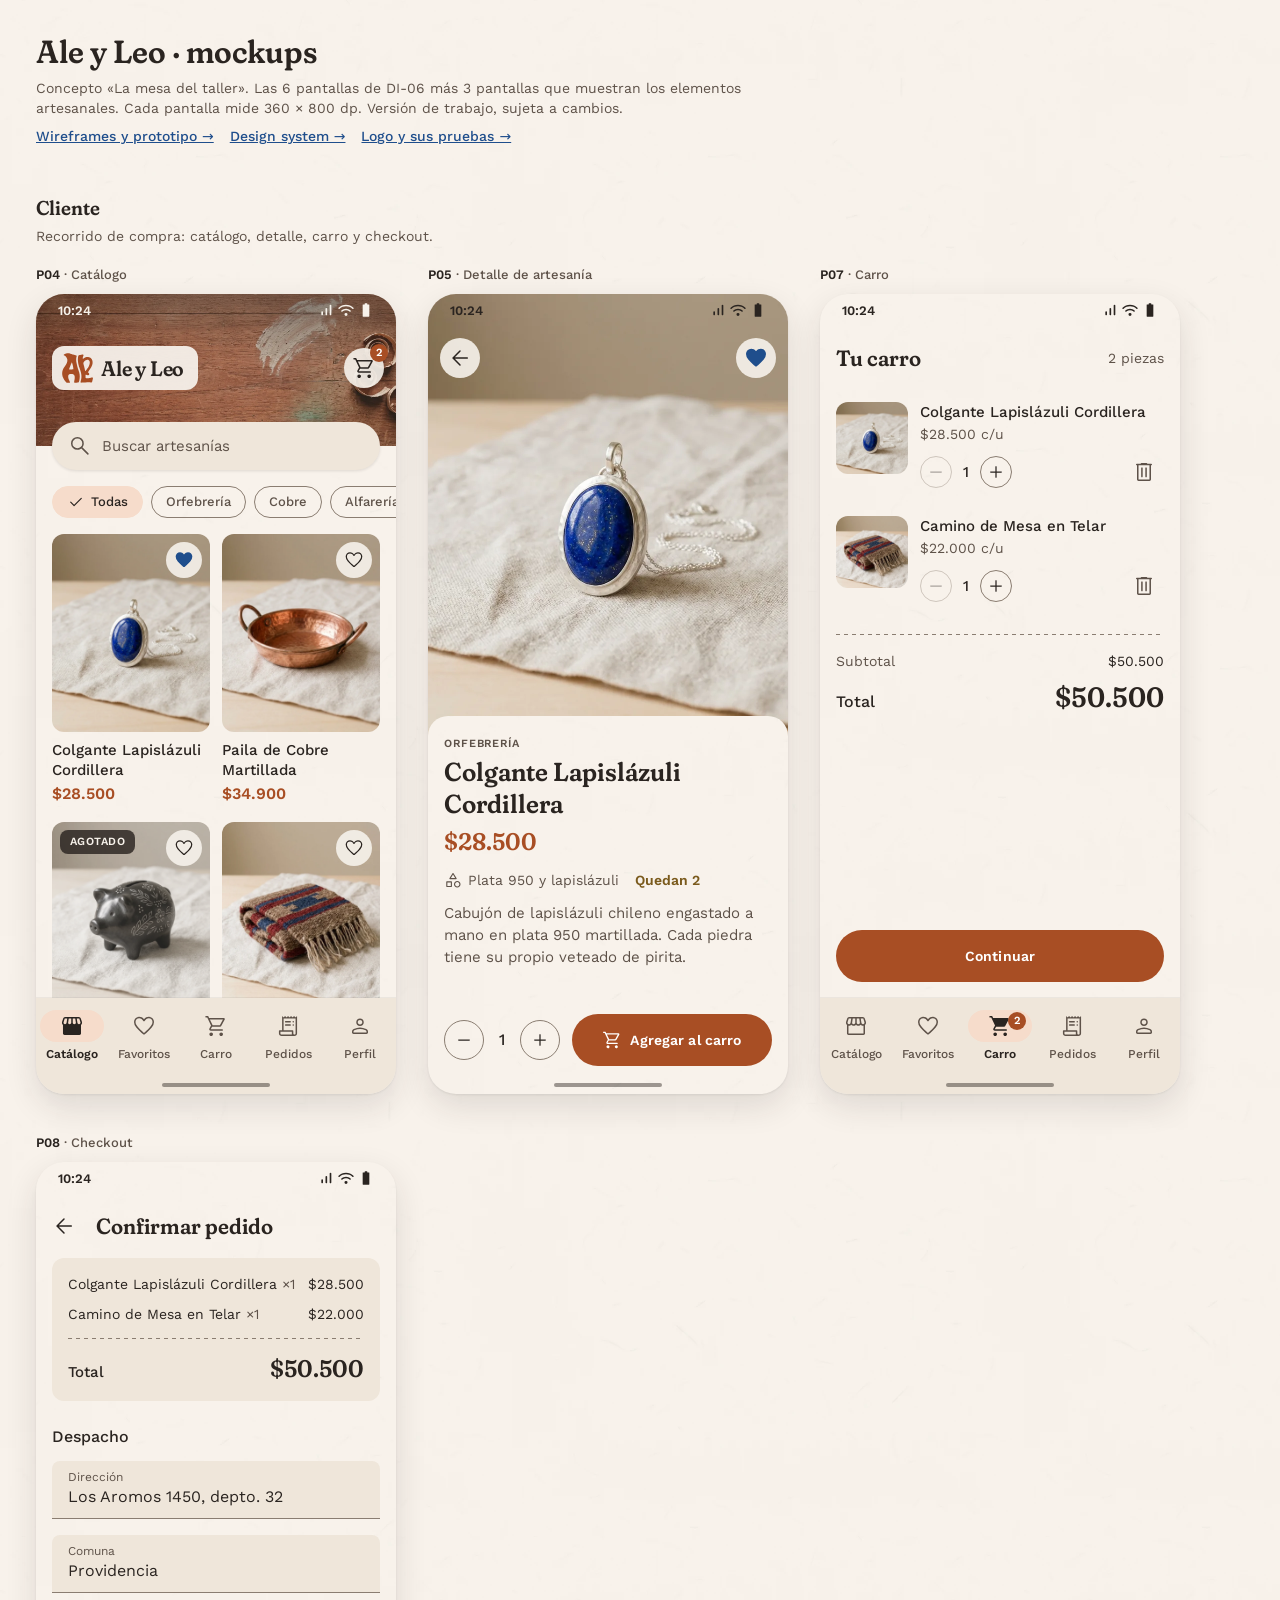
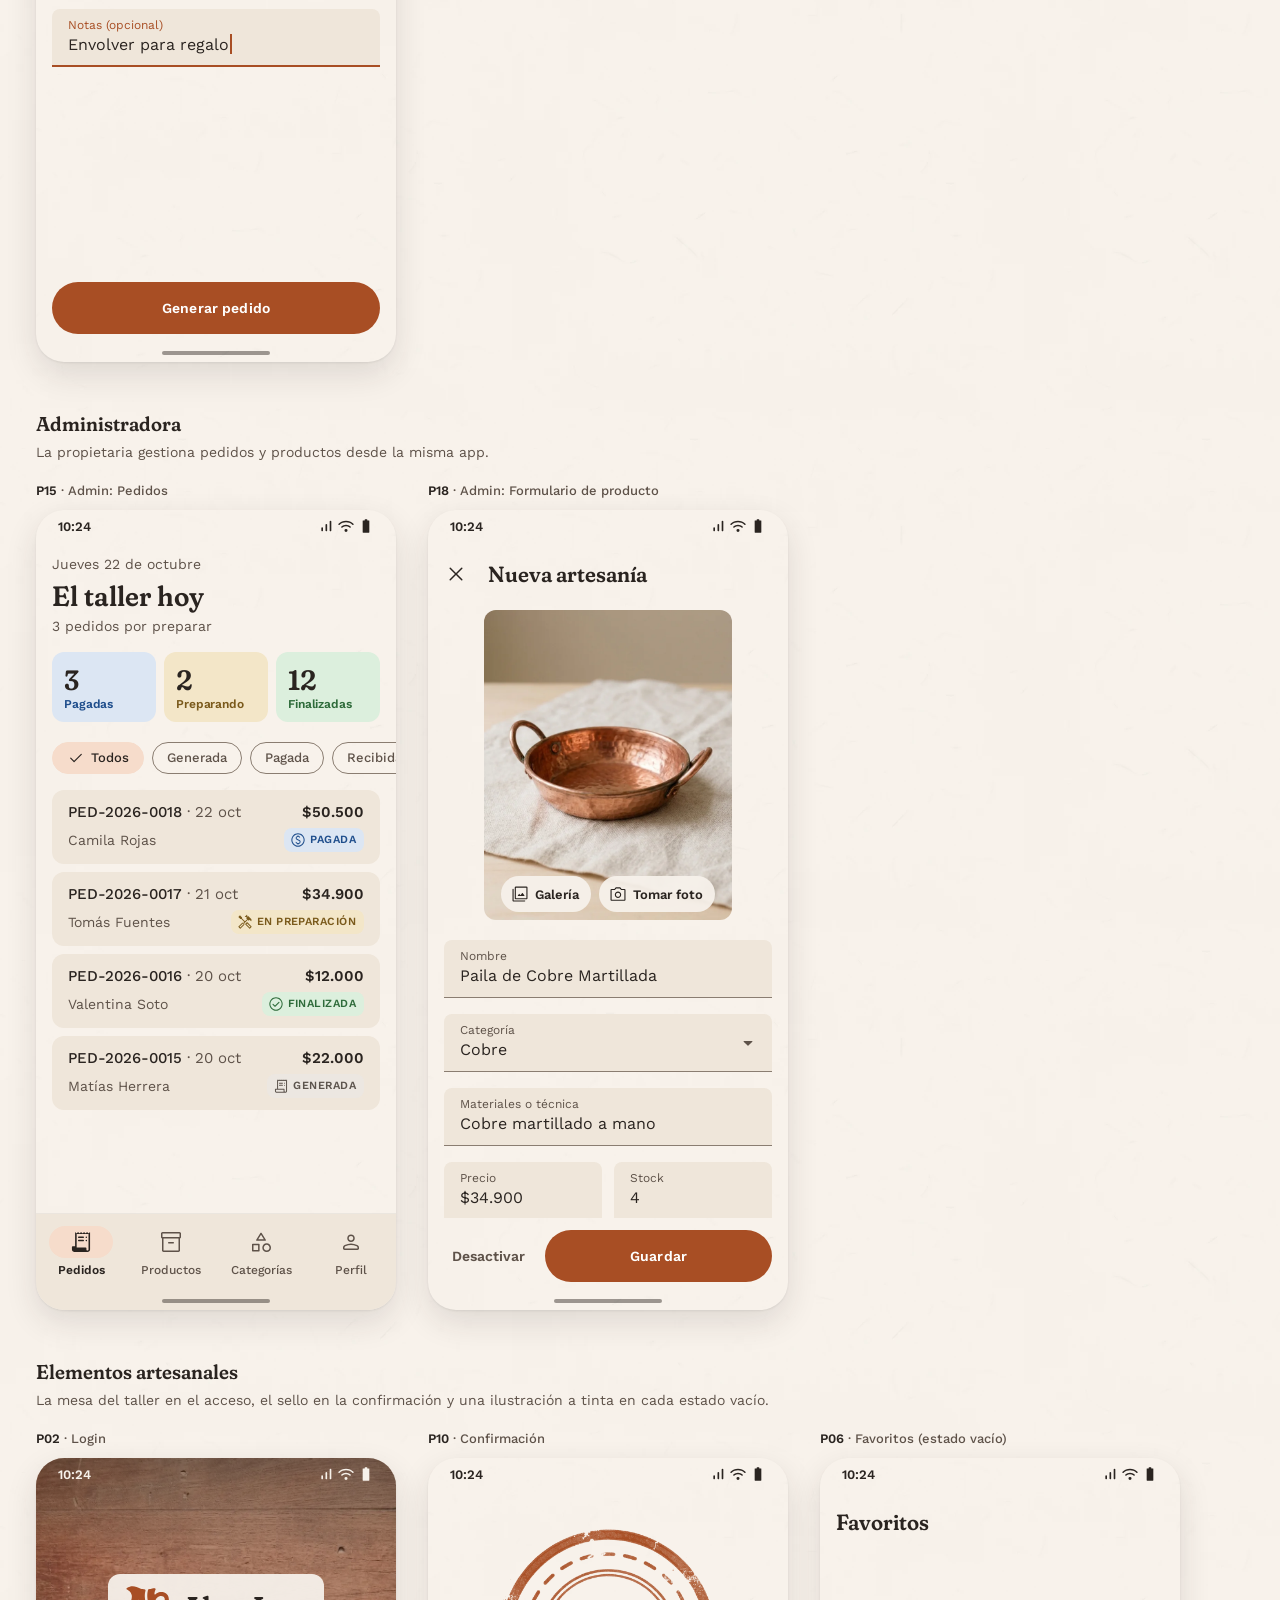
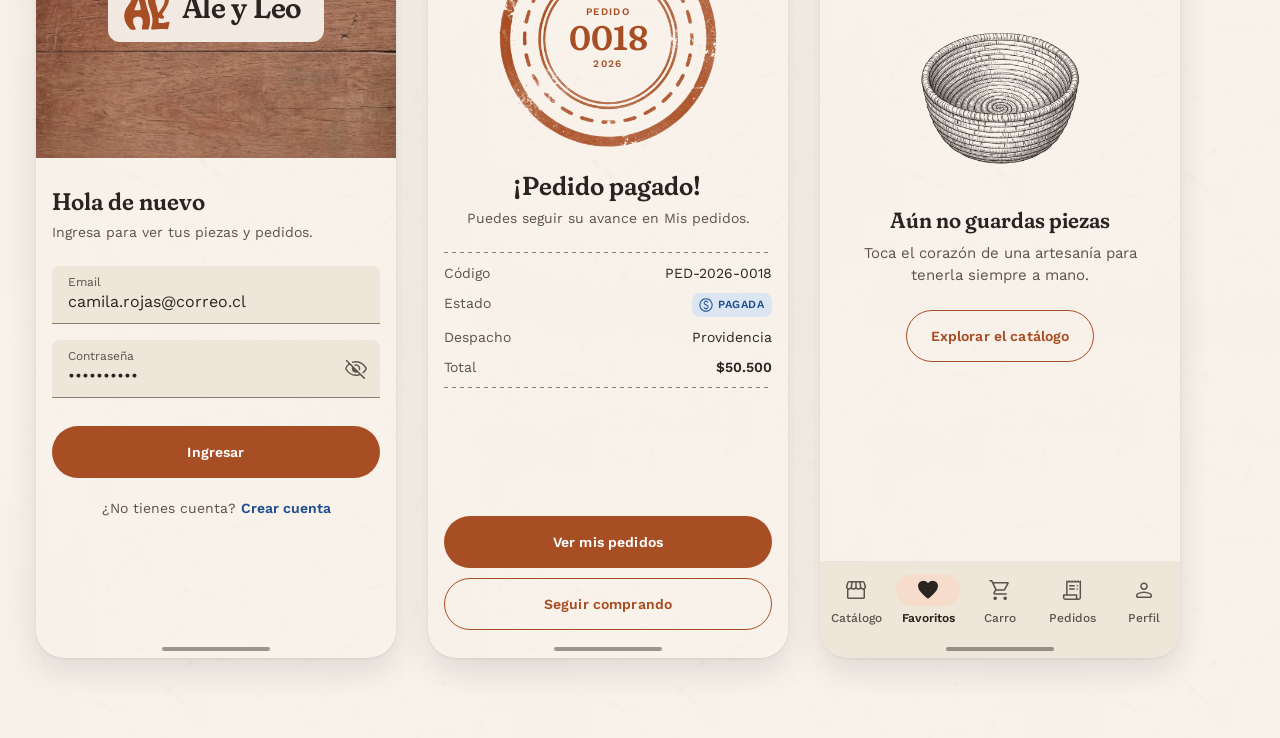
<file: diseno/prototipo/index.html>
<!doctype html>
<html lang="es">
<head>
<meta charset="utf-8">
<meta name="viewport" content="width=device-width, initial-scale=1, viewport-fit=cover">
<title>Ale y Leo · Mockups</title>
<meta name="claude:viewport-fit-sides" content="cover">
<link rel="stylesheet" href="base.css">
<link rel="stylesheet" href="componentes.css">
<style>
  /* ---------- Página ---------- */
  .page { max-width: 1240px; margin: 0 auto; padding-block: 32px 80px; padding-left: max(16px, env(safe-area-inset-left, 0px)); padding-right: max(16px, env(safe-area-inset-right, 0px)); }
  .page h1 { font: 600 32px/40px var(--serif); font-variation-settings: var(--soft); margin: 0 0 6px; }
  .page .lead { color: var(--on-surface-variant); max-width: 720px; margin: 0 0 8px; }
  .page .links { display: flex; gap: 16px; flex-wrap: wrap; margin: 0 0 40px; font-size: 14px; }
  .page .links a { color: var(--secondary); font-weight: 500; }
  .page h2 { font: 600 20px/28px var(--serif); font-variation-settings: var(--soft); margin: 48px 0 4px; }
  .page h2 + p { color: var(--on-surface-variant); margin: 0 0 20px; }
  .screens { display: flex; flex-wrap: wrap; gap: 40px 32px; }
  .shot { display: flex; flex-direction: column; gap: 10px; }
  .shot .lbl { font: 500 13px/18px var(--sans); color: var(--on-surface-variant); }
  .shot .lbl b { color: var(--on-surface); font-weight: 600; }

  @media (max-width: 420px) { .page { padding-block-start: 24px; } .page h1 { font-size: 26px; line-height: 32px; } }
</style>
</head>
<body>
<div class="page">
  <h1>Ale y Leo · mockups</h1>
  <p class="lead">Concepto «La mesa del taller». Las 6 pantallas de DI-06 más 3 pantallas que muestran los elementos artesanales. Cada pantalla mide 360 × 800 dp. Versión de trabajo, sujeta a cambios.</p>
  <div class="links"><a href="wireframes.html">Wireframes y prototipo →</a><a href="sistema.html">Design system →</a><a href="logo.html">Logo y sus pruebas →</a></div>

  <h2>Cliente</h2>
  <p>Recorrido de compra: catálogo, detalle, carro y checkout.</p>
  <div class="screens">

    <!-- P04 Catálogo -->
    <div class="shot"><div class="lbl"><b>P04</b> · Catálogo</div>
    <div class="phone">
      <div class="status light"><span>10:24</span><span class="r"><svg class="ic" aria-hidden="true" fill="currentColor" xmlns="http://www.w3.org/2000/svg" viewBox="0 -960 960 960"><path d="M214.5-174.58Q200-189.17 200-210v-140q0-20.83 14.62-35.42Q229.24-400 250.12-400q20.88 0 35.38 14.58Q300-370.83 300-350v140q0 20.83-14.62 35.42Q270.76-160 249.88-160q-20.88 0-35.38-14.58Zm250 0Q450-189.17 450-210v-340q0-20.83 14.62-35.42Q479.24-600 500.12-600q20.88 0 35.38 14.58Q550-570.83 550-550v340q0 20.83-14.62 35.42Q520.76-160 499.88-160q-20.88 0-35.38-14.58Zm250 0Q700-189.17 700-210v-540q0-20.83 14.62-35.42Q729.24-800 750.12-800q20.88 0 35.38 14.58Q800-770.83 800-750v540q0 20.83-14.62 35.42Q770.76-160 749.88-160q-20.88 0-35.38-14.58Z"/></svg><svg class="ic" aria-hidden="true" fill="currentColor" xmlns="http://www.w3.org/2000/svg" viewBox="0 -960 960 960"><path d="M417-154q-27-27-27-63t27-63q27-27 63-27t63 27q27 27 27 63t-27 63q-27 27-63 27t-63-27Zm209-378.5Q694-505 757-451q14 12 15 30.5T759-388q-14 14-32 13t-33-13q-53-44-106.5-63T480-470q-54 0-107.5 19T266-388q-15 12-33 13t-32-13q-14-14-13-32.5t15-30.5q63-54 131-81.5T480-560q78 0 146 27.5Zm95.5-219Q835-703 926-622q14 13 15.5 31.5T929-558q-14 14-33.5 13.5T861-558q-83-70-178-111t-203-41q-108 0-203 41T99-558q-15 13-34 13.5T32-558q-14-14-13-32.5T34-622q91-81 204.5-129.5T480-800q128 0 241.5 48.5Z"/></svg><svg class="ic" aria-hidden="true" fill="currentColor" xmlns="http://www.w3.org/2000/svg" viewBox="0 -960 960 960"><path d="M310-80q-12.75 0-21.37-8.63Q280-97.25 280-110v-676q0-12.75 8.63-21.38Q297.25-816 310-816h90v-34q0-12.75 8.63-21.38Q417.25-880 430-880h100q12.75 0 21.38 8.62Q560-862.75 560-850v34h90q12.75 0 21.38 8.62Q680-798.75 680-786v676q0 12.75-8.62 21.37Q662.75-80 650-80H310Z"/></svg></span></div>
      <div class="banda"><div class="in">
        <div class="placa"><svg class="sym" aria-hidden="true" xmlns="http://www.w3.org/2000/svg" viewBox="-8 -8 1462 1410"><path fill-rule="evenodd" fill="currentColor" d="M339.0,1392.9C350.6,1391.7 354.3,1390.6 359.5,1387.1C374.5,1376.9 371.8,1363.4 343.1,1306.0C336.7,1293.1 330.7,1280.7 329.8,1278.5C328.9,1276.3 326.5,1270.9 324.5,1266.5C322.5,1262.1 320.0,1256.2 319.0,1253.5C318.0,1250.8 315.3,1244.0 313.0,1238.5C292.8,1189.4 280.5,1125.1 283.8,1085.8C288.5,1028.6 316.5,996.9 373.5,984.4C377.4,983.6 383.9,982.0 388.0,981.0C410.4,975.4 449.9,973.8 478.0,977.4C536.4,984.9 570.7,1016.5 584.5,1075.5C593.0,1111.8 593.6,1177.5 586.0,1219.0C584.9,1224.8 583.1,1234.7 582.1,1241.0C581.0,1247.3 579.4,1256.1 578.6,1260.5C577.8,1264.9 576.3,1272.5 575.5,1277.5C572.6,1293.9 568.2,1318.3 565.5,1333.0C561.5,1354.4 561.4,1357.7 563.9,1365.3C567.8,1376.9 574.6,1383.8 584.0,1385.9C586.9,1386.5 616.7,1386.6 669.5,1386.1C750.5,1385.3 750.5,1385.3 758.0,1382.5C768.3,1378.6 776.1,1370.9 782.2,1358.5C788.3,1346.3 795.6,1324.5 799.0,1308.5C800.0,1304.1 801.7,1296.9 802.8,1292.5C806.2,1279.6 810.8,1259.8 811.5,1255.5C811.8,1253.3 813.0,1247.7 814.0,1243.0C815.1,1238.3 817.3,1225.7 819.0,1215.0C830.4,1142.2 830.5,1069.9 819.4,995.5C818.1,986.2 816.0,973.8 814.8,968.0C813.7,962.2 812.1,954.1 811.4,950.0C809.7,940.9 805.7,924.1 801.9,910.1C800.3,904.4 799.0,899.2 799.0,898.5C799.0,894.6 771.4,808.9 756.7,767.0C750.1,748.1 739.2,715.2 735.5,703.0C733.4,696.1 730.7,687.3 729.5,683.5C724.3,667.7 717.5,643.9 713.5,627.5C711.8,620.9 710.8,616.3 703.0,582.5C701.2,574.8 698.5,562.9 696.9,556.0C693.8,542.8 689.5,523.1 686.1,506.5C685.0,501.0 682.9,491.5 681.6,485.5C675.5,458.4 673.9,451.0 673.0,444.0C672.4,439.9 671.3,433.6 670.4,430.0C669.0,424.2 666.6,407.9 662.5,376.0C658.8,347.5 658.0,281.0 661.0,251.1C663.4,227.5 668.4,199.2 675.1,171.8C681.6,144.9 683.2,127.4 680.0,116.5C676.6,104.9 660.8,97.9 633.5,96.0C625.8,95.5 616.8,94.4 613.5,93.6C610.1,92.8 602.9,91.4 597.5,90.5C572.6,86.6 540.0,78.3 509.0,68.0C497.2,64.1 483.7,59.3 479.0,57.3C474.3,55.3 464.2,51.1 456.5,47.8C448.8,44.6 439.6,40.6 436.0,39.1C415.9,30.2 413.3,29.2 393.0,21.7C348.3,5.1 294.5,-2.6 248.1,1.0C234.0,2.1 205.6,7.0 196.2,10.0C192.7,11.1 189.0,12.0 188.0,12.0C186.1,12.0 175.2,15.3 156.0,21.8C115.3,35.4 78.7,56.0 72.9,68.5C66.1,83.2 75.1,96.5 103.5,113.4C169.5,152.7 197.7,183.4 226.3,247.0C232.6,261.2 239.4,283.1 242.2,298.5C246.1,320.1 244.6,360.3 238.9,387.5C238.3,390.2 236.8,397.5 235.5,403.5C221.8,469.3 200.3,514.2 152.3,577.8C118.9,621.9 91.3,666.2 52.4,737.8C40.6,759.5 24.1,802.0 16.7,829.5C10.6,852.3 5.0,881.9 2.0,907.5C-1.1,932.9 -0.0,984.2 4.1,1010.5C12.7,1065.0 16.9,1082.1 36.0,1137.5C50.6,1179.9 93.4,1256.5 127.4,1301.0C149.6,1330.0 186.6,1370.7 199.4,1380.0C208.3,1386.5 219.7,1390.7 232.1,1392.0C254.1,1394.4 320.2,1394.9 339.0,1392.9ZM970.0,1384.0C1015.4,1383.0 1056.6,1381.2 1090.5,1378.5C1177.8,1371.7 1272.2,1370.2 1347.0,1374.5C1361.6,1375.4 1375.8,1375.8 1378.5,1375.4C1390.3,1373.9 1399.9,1366.3 1405.9,1353.6C1409.8,1345.6 1410.3,1343.6 1416.5,1311.5C1419.5,1296.4 1423.4,1279.1 1426.4,1267.5C1442.7,1205.5 1445.9,1190.7 1446.7,1174.5C1447.5,1155.2 1444.7,1148.6 1433.5,1143.4C1424.6,1139.2 1401.9,1141.4 1371.5,1149.5C1366.5,1150.8 1360.9,1152.2 1359.0,1152.5C1357.1,1152.9 1352.6,1154.0 1349.0,1155.1C1345.4,1156.1 1339.1,1157.6 1335.0,1158.4C1330.9,1159.1 1323.9,1160.7 1319.5,1161.8C1315.1,1162.9 1307.8,1164.6 1303.2,1165.4C1298.7,1166.3 1291.5,1167.7 1287.2,1168.5C1242.8,1176.9 1188.7,1180.7 1151.5,1178.1C1115.3,1175.5 1104.7,1170.4 1101.1,1153.8C1100.6,1151.5 1100.0,1118.8 1099.8,1081.3C1099.4,1001.6 1098.5,1007.9 1109.8,1011.9C1113.5,1013.2 1121.0,1016.9 1126.5,1020.0C1156.1,1036.9 1174.5,1042.2 1204.0,1042.4C1219.1,1042.4 1221.4,1042.2 1230.5,1039.7C1262.3,1030.9 1277.1,1009.8 1273.3,978.5C1271.5,964.0 1268.8,959.8 1246.4,937.0C1220.7,910.9 1218.1,905.6 1223.0,889.0C1230.1,864.9 1245.9,838.7 1296.0,768.0C1339.1,707.2 1349.2,690.6 1376.5,636.5C1401.7,586.4 1417.8,543.8 1423.4,512.0C1424.2,507.3 1425.6,500.4 1426.4,496.5C1430.4,477.7 1431.8,430.8 1429.2,405.0C1425.4,367.8 1414.1,326.9 1399.5,298.0C1372.5,244.4 1322.6,205.9 1259.0,189.6C1229.6,182.1 1224.6,181.5 1192.5,181.5C1165.1,181.5 1162.6,181.7 1147.0,184.4C1094.3,193.5 1059.8,210.2 1003.0,253.9C981.7,270.4 977.7,271.0 971.4,259.0C967.3,251.2 970.2,203.7 976.0,184.7C977.0,181.3 978.1,176.9 978.5,175.0C979.7,169.2 986.3,150.7 994.3,130.4C1009.4,92.6 1008.8,79.3 991.5,70.2C986.6,67.6 986.0,67.5 969.0,67.5C950.8,67.5 939.8,68.8 903.0,75.0C893.9,76.6 884.2,78.1 881.5,78.5C878.8,78.8 873.1,80.0 869.0,81.0C864.9,82.0 857.9,83.4 853.5,84.0C849.1,84.6 842.8,85.8 839.5,86.7C836.2,87.5 827.4,89.2 820.0,90.5C812.6,91.8 801.1,93.9 794.5,95.0C768.2,99.6 760.3,107.6 757.1,132.5C756.4,137.4 755.1,145.1 754.0,149.5C753.0,153.9 751.7,161.1 751.0,165.5C750.4,169.9 749.0,177.3 748.0,182.0C747.0,186.7 745.4,196.8 744.6,204.5C743.7,212.2 742.3,223.9 741.5,230.5C737.9,260.5 737.6,332.8 741.0,362.5C741.5,366.9 742.9,380.6 744.0,393.0C745.1,405.4 746.7,419.1 747.5,423.5C748.3,427.9 749.6,437.1 750.5,444.0C752.0,455.6 753.4,464.0 759.1,494.0C760.3,500.3 761.9,509.3 762.6,514.0C763.4,518.7 765.1,527.2 766.4,533.0C767.8,538.8 770.5,550.7 772.6,559.5C774.6,568.3 777.3,579.0 778.6,583.3C779.9,587.6 781.0,591.7 781.0,592.4C781.0,596.3 796.2,644.3 808.1,678.0C811.4,687.6 815.3,698.7 816.6,702.5C817.8,706.3 820.7,714.5 823.0,720.5C832.1,745.0 850.1,798.6 852.6,808.5C853.4,811.8 855.1,817.7 856.4,821.5C858.9,828.7 862.6,841.5 867.8,860.0C869.4,865.8 871.7,874.1 873.0,878.5C884.5,919.6 896.8,980.4 901.0,1017.0C905.3,1055.2 905.5,1057.6 905.4,1093.0C905.3,1128.2 902.5,1170.8 899.0,1189.0C898.4,1192.0 896.8,1200.8 895.5,1208.5C891.2,1233.2 884.6,1263.4 880.3,1278.0C879.4,1281.0 877.9,1286.9 877.0,1291.0C876.0,1295.1 873.0,1307.3 870.2,1318.0C862.9,1346.4 860.3,1361.7 861.9,1367.0C864.5,1375.8 872.2,1381.0 887.1,1383.9C893.1,1385.1 917.0,1385.1 970.0,1384.0ZM1086.8,839.4C1081.9,836.8 1078.8,827.7 1075.0,804.0C1069.6,770.8 1053.1,699.0 1039.0,647.5C1031.9,621.7 1029.6,613.1 1028.3,607.5C1025.5,596.2 1020.9,579.5 1018.0,570.5C1001.9,520.4 998.5,503.8 998.5,476.0C998.5,453.4 1000.4,445.7 1010.7,426.0C1038.6,372.6 1095.1,328.5 1151.5,316.0C1216.3,301.6 1271.7,329.4 1292.6,386.8C1300.4,408.2 1300.8,447.9 1293.7,482.5C1292.9,486.4 1291.9,491.8 1291.6,494.5C1289.8,507.4 1281.0,540.5 1274.3,559.0C1267.0,579.3 1267.3,578.6 1258.4,599.0C1247.4,624.3 1225.7,663.7 1213.1,681.0C1210.5,684.6 1204.0,694.2 1198.5,702.5C1178.3,733.2 1164.1,754.3 1143.4,784.6C1108.8,834.9 1097.9,845.5 1086.8,839.4ZM370.5,768.3C341.3,767.1 330.4,762.7 327.5,750.9C326.7,747.5 330.4,731.8 334.6,720.5C336.5,715.5 339.2,708.3 340.7,704.5C342.2,700.7 345.4,692.8 347.8,687.0C350.3,681.2 353.6,673.5 355.1,669.8C356.7,666.0 359.4,659.7 361.1,655.8C362.8,651.8 365.5,645.4 367.0,641.5C368.5,637.6 371.3,631.1 373.0,627.0C376.3,619.4 385.9,594.8 391.1,581.0C392.6,576.9 395.2,570.1 396.8,566.0C404.2,547.1 411.4,528.9 419.0,510.0C423.5,498.7 430.1,482.1 433.7,473.0C437.2,463.9 441.2,454.0 442.4,451.0C443.7,448.0 445.3,444.0 446.0,442.2C448.7,435.2 454.2,433.3 458.9,437.8C464.6,443.0 488.1,520.0 493.5,551.0C493.9,552.9 494.8,556.5 495.6,559.0C497.7,565.6 506.6,607.2 510.5,628.5C511.8,635.6 513.7,646.5 514.9,652.5C518.2,670.5 521.9,695.7 523.0,708.5C523.6,715.1 524.8,724.5 525.6,729.5C529.0,750.8 527.4,754.0 511.6,758.9C495.9,763.7 406.3,769.7 370.5,768.3Z"/></svg><span>Ale y Leo</span></div>
        <div class="float" style="position:relative"><svg class="ic" aria-hidden="true" fill="currentColor" xmlns="http://www.w3.org/2000/svg" viewBox="0 -960 960 960"><path d="M236-102.21q-21-21.21-21-51T236.21-204q21.21-21 51-21T338-203.79q21 21.21 21 51T337.79-102q-21.21 21-51 21T236-102.21Zm400 0q-21-21.21-21-51T636.21-204q21.21-21 51-21T738-203.79q21 21.21 21 51T737.79-102q-21.21 21-51 21T636-102.21ZM235-741l110 228h288l125-228H235Zm-30-60h589.07q22.97 0 34.95 21 11.98 21-.02 42L694-495q-11 19-28.56 30.5T627-453H324l-56 104h461q12.75 0 21.38 8.68 8.62 8.67 8.62 21.5 0 12.82-8.62 21.32-8.63 8.5-21.38 8.5H277q-42 0-60.5-28t.5-63l64-118-152-322H81q-12.75 0-21.37-8.68-8.63-8.67-8.63-21.5 0-12.82 8.63-21.32Q68.25-880 81-880h68q9 0 16.2 4.43 7.2 4.44 10.8 12.57l29 62Zm140 288h288-288Z"/></svg><span class="badge" style="top:-4px;right:-4px">2</span></div>
      </div></div>
      <div class="buscador"><svg class="ic" aria-hidden="true" fill="currentColor" xmlns="http://www.w3.org/2000/svg" viewBox="0 -960 960 960"><path d="M378-329q-108.16 0-183.08-75Q120-479 120-585t75-181q75-75 181.5-75t181 75Q632-691 632-584.85 632-542 618-502q-14 40-42 75l242 240q9 8.56 9 21.78T818-143q-9 9-22.22 9-13.22 0-21.78-9L533-384q-30 26-69.96 40.5Q423.08-329 378-329Zm-1-60q81.25 0 138.13-57.5Q572-504 572-585t-56.87-138.5Q458.25-781 377-781q-82.08 0-139.54 57.5Q180-666 180-585t57.46 138.5Q294.92-389 377-389Z"/></svg><span>Buscar artesanías</span></div>
      <div class="grow" style="padding-top:16px">
        <div class="chips">
          <span class="chip sel"><svg class="ic" aria-hidden="true" fill="currentColor" xmlns="http://www.w3.org/2000/svg" viewBox="0 -960 960 960"><path d="m378-332 363-363q9-9 21.5-9t21.5 9q9 9 9 21.5t-9 21.5L399-267q-9 9-21 9t-21-9L175-449q-9-9-8.5-21.5T176-492q9-9 21.5-9t21.5 9l159 160Z"/></svg>Todas</span><span class="chip">Orfebrería</span><span class="chip">Cobre</span><span class="chip">Alfarería</span><span class="chip">Textil</span>
        </div>
        <div class="grid2" style="margin-top:16px">
          <div class="tarjeta"><div class="foto"><img src="assets/F1_colgante.webp" alt="Colgante de plata con lapislázuli"><span class="heart on"><svg class="ic" aria-hidden="true" fill="currentColor" xmlns="http://www.w3.org/2000/svg" viewBox="0 -960 960 960"><path d="M458-144q-11-4-19-12l-53-49Q262-320 171-424.5T80-643q0-90 60.5-150.5T290-854q51 0 101 24.5t89 80.5q44-56 91-80.5t99-24.5q89 0 149.5 60.5T880-643q0 114-91 218.5T574-205l-53 49q-8 8-19 12t-22 4q-11 0-22-4Z"/></svg></span></div><div class="nom">Colgante Lapislázuli Cordillera</div><div class="precio">$28.500</div></div>
          <div class="tarjeta"><div class="foto"><img src="assets/F2_paila.webp" alt="Paila de cobre martillado"><span class="heart"><svg class="ic" aria-hidden="true" fill="currentColor" xmlns="http://www.w3.org/2000/svg" viewBox="0 -960 960 960"><path d="M458.19-144Q447-148 439-156l-53-49Q262-320 171-424.5T80-643q0-90.15 60.5-150.58Q201-854 290-854q51 0 101 24.5t89 80.5q44-56 91-80.5t99-24.5q89 0 149.5 60.42Q880-733.15 880-643q0 114-91 218.5T574-205l-53 49q-8.25 8.38-19.12 12.19Q491-140 480.19-140q-10.8 0-22-4ZM454-683q-27-49-71-80t-93-31q-66 0-108 42.5t-42 108.93q0 57.57 38.88 121.22 38.88 63.66 93 123.5Q326-338 384-286.5q58 51.5 96 86.5 38-34 96-86t112-112.5q54-60.5 93-124.19T820-643q0-66-42.5-108.5T670-794q-50 0-93.5 30.5T504-683q-5 8-11 11.5t-14 3.5q-8 0-14.5-3.5T454-683Zm26 186Z"/></svg></span></div><div class="nom">Paila de Cobre Martillada</div><div class="precio">$34.900</div></div>
          <div class="tarjeta agotada"><div class="foto"><img src="assets/F3_chanchito.webp" alt="Chanchito de greda negra"><span class="heart"><svg class="ic" aria-hidden="true" fill="currentColor" xmlns="http://www.w3.org/2000/svg" viewBox="0 -960 960 960"><path d="M458.19-144Q447-148 439-156l-53-49Q262-320 171-424.5T80-643q0-90.15 60.5-150.58Q201-854 290-854q51 0 101 24.5t89 80.5q44-56 91-80.5t99-24.5q89 0 149.5 60.42Q880-733.15 880-643q0 114-91 218.5T574-205l-53 49q-8.25 8.38-19.12 12.19Q491-140 480.19-140q-10.8 0-22-4ZM454-683q-27-49-71-80t-93-31q-66 0-108 42.5t-42 108.93q0 57.57 38.88 121.22 38.88 63.66 93 123.5Q326-338 384-286.5q58 51.5 96 86.5 38-34 96-86t112-112.5q54-60.5 93-124.19T820-643q0-66-42.5-108.5T670-794q-50 0-93.5 30.5T504-683q-5 8-11 11.5t-14 3.5q-8 0-14.5-3.5T454-683Zm26 186Z"/></svg></span><span class="agotado">Agotado</span></div><div class="nom">Chanchito de Greda Negra</div><div class="precio">$12.000</div></div>
          <div class="tarjeta"><div class="foto"><img src="assets/F4_camino.webp" alt="Camino de mesa tejido a telar"><span class="heart"><svg class="ic" aria-hidden="true" fill="currentColor" xmlns="http://www.w3.org/2000/svg" viewBox="0 -960 960 960"><path d="M458.19-144Q447-148 439-156l-53-49Q262-320 171-424.5T80-643q0-90.15 60.5-150.58Q201-854 290-854q51 0 101 24.5t89 80.5q44-56 91-80.5t99-24.5q89 0 149.5 60.42Q880-733.15 880-643q0 114-91 218.5T574-205l-53 49q-8.25 8.38-19.12 12.19Q491-140 480.19-140q-10.8 0-22-4ZM454-683q-27-49-71-80t-93-31q-66 0-108 42.5t-42 108.93q0 57.57 38.88 121.22 38.88 63.66 93 123.5Q326-338 384-286.5q58 51.5 96 86.5 38-34 96-86t112-112.5q54-60.5 93-124.19T820-643q0-66-42.5-108.5T670-794q-50 0-93.5 30.5T504-683q-5 8-11 11.5t-14 3.5q-8 0-14.5-3.5T454-683Zm26 186Z"/></svg></span></div><div class="nom">Camino de Mesa en Telar</div><div class="precio">$22.000</div></div>
        </div>
      </div>
      <div class="nav">
        <div class="it on"><span class="pill"><svg class="ic" aria-hidden="true" fill="currentColor" xmlns="http://www.w3.org/2000/svg" viewBox="0 -960 960 960"><path d="M179-120q-24 0-42-18t-18-42v-339q-28-24-37-59t2-70l43-135q8-27 28-42t46-15h553q28 0 49 15.5t29 41.5l44 135q11 35 1.5 70T840-519v339q0 24-18 42t-42 18H179Zm391-430q29 0 49-19t16-46l-25-165H510v165q0 26 17 45.5t43 19.5Zm-187 0q28 0 47.5-19t19.5-46v-165H350l-25 165q-4 26 14 45.5t44 19.5Zm-182 0q24 0 41.5-16.5T263-607l26-173H189l-46 146q-10 31 8 57.5t50 26.5Zm557 0q32 0 50.5-26t8.5-58l-46-146H671l26 173q3 24 20.5 40.5T758-550Z"/></svg></span>Catálogo</div>
        <div class="it"><span class="pill"><svg class="ic" aria-hidden="true" fill="currentColor" xmlns="http://www.w3.org/2000/svg" viewBox="0 -960 960 960"><path d="M458.19-144Q447-148 439-156l-53-49Q262-320 171-424.5T80-643q0-90.15 60.5-150.58Q201-854 290-854q51 0 101 24.5t89 80.5q44-56 91-80.5t99-24.5q89 0 149.5 60.42Q880-733.15 880-643q0 114-91 218.5T574-205l-53 49q-8.25 8.38-19.12 12.19Q491-140 480.19-140q-10.8 0-22-4ZM454-683q-27-49-71-80t-93-31q-66 0-108 42.5t-42 108.93q0 57.57 38.88 121.22 38.88 63.66 93 123.5Q326-338 384-286.5q58 51.5 96 86.5 38-34 96-86t112-112.5q54-60.5 93-124.19T820-643q0-66-42.5-108.5T670-794q-50 0-93.5 30.5T504-683q-5 8-11 11.5t-14 3.5q-8 0-14.5-3.5T454-683Zm26 186Z"/></svg></span>Favoritos</div>
        <div class="it"><span class="pill"><svg class="ic" aria-hidden="true" fill="currentColor" xmlns="http://www.w3.org/2000/svg" viewBox="0 -960 960 960"><path d="M236-102.21q-21-21.21-21-51T236.21-204q21.21-21 51-21T338-203.79q21 21.21 21 51T337.79-102q-21.21 21-51 21T236-102.21Zm400 0q-21-21.21-21-51T636.21-204q21.21-21 51-21T738-203.79q21 21.21 21 51T737.79-102q-21.21 21-51 21T636-102.21ZM235-741l110 228h288l125-228H235Zm-30-60h589.07q22.97 0 34.95 21 11.98 21-.02 42L694-495q-11 19-28.56 30.5T627-453H324l-56 104h461q12.75 0 21.38 8.68 8.62 8.67 8.62 21.5 0 12.82-8.62 21.32-8.63 8.5-21.38 8.5H277q-42 0-60.5-28t.5-63l64-118-152-322H81q-12.75 0-21.37-8.68-8.63-8.67-8.63-21.5 0-12.82 8.63-21.32Q68.25-880 81-880h68q9 0 16.2 4.43 7.2 4.44 10.8 12.57l29 62Zm140 288h288-288Z"/></svg></span>Carro</div>
        <div class="it"><span class="pill"><svg class="ic" aria-hidden="true" fill="currentColor" xmlns="http://www.w3.org/2000/svg" viewBox="0 -960 960 960"><path d="M222-80q-43.75 0-74.37-30.63Q117-141.25 117-185v-95q0-12.75 8.63-21.38Q134.25-310 147-310h97v-552q0-5.25 4.5-7.13Q253-871 257-867l36 36q4.64 5 10.82 5 6.18 0 11.18-5l38-38q4.64-5 10.82-5 6.18 0 11.18 5l37 38q4.64 5 10.82 5 6.18 0 11.18-5l38-38q4.64-5 10.82-5 6.18 0 11.18 5l38 38q4.64 5 10.82 5 6.18 0 11.18-5l38-38q4.64-5 10.82-5 6.18 0 11.18 5l38 38q4.64 5 10.82 5 6.18 0 11.18-5l38-38q4.64-5 10.82-5 6.18 0 11.18 5l38 38q4.64 5 10.82 5 6.18 0 11.18-5l36-36q4-4 8.5-2.13 4.5 1.88 4.5 7.13v677q0 43.75-30.62 74.37Q781.75-80 738-80H222Zm516-60q20 0 32.5-12.5T783-185v-595H304v470h359q12.75 0 21.38 8.62Q693-292.75 693-280v94.85q0 20.15 12.5 32.65T738-140ZM387-682h180q12.75 0 21.38 8.68 8.62 8.67 8.62 21.5 0 12.82-8.62 21.32-8.63 8.5-21.38 8.5H387q-12.75 0-21.37-8.68-8.63-8.67-8.63-21.5 0-12.82 8.63-21.32 8.62-8.5 21.37-8.5Zm0 134h180q12.75 0 21.38 8.68 8.62 8.67 8.62 21.5 0 12.82-8.62 21.32-8.63 8.5-21.38 8.5H387q-12.75 0-21.37-8.68-8.63-8.67-8.63-21.5 0-12.82 8.63-21.32 8.62-8.5 21.37-8.5Zm303-74q-12 0-21-9t-9-21q0-12 9-21t21-9q12 0 21 9t9 21q0 12-9 21t-21 9Zm0 129q-12 0-21-9t-9-21q0-12 9-21t21-9q12 0 21 9t9 21q0 12-9 21t-21 9ZM221-140h412v-110H177v65q0 20 12.65 32.5T221-140Zm-44 0v-110 110Z"/></svg></span>Pedidos</div>
        <div class="it"><span class="pill"><svg class="ic" aria-hidden="true" fill="currentColor" xmlns="http://www.w3.org/2000/svg" viewBox="0 -960 960 960"><path d="M372-523q-42-42-42-108t42-108q42-42 108-42t108 42q42 42 42 108t-42 108q-42 42-108 42t-108-42ZM160-220v-34q0-38 19-65t49-41q67-30 128.5-45T480-420q62 0 123 15.5T731-360q31 14 50 41t19 65v34q0 25-17.5 42.5T740-160H220q-25 0-42.5-17.5T160-220Zm60 0h520v-34q0-16-9.5-30.5T707-306q-64-31-117-42.5T480-360q-57 0-111 11.5T252-306q-14 7-23 21.5t-9 30.5v34Zm324.5-346.5Q570-592 570-631t-25.5-64.5Q519-721 480-721t-64.5 25.5Q390-670 390-631t25.5 64.5Q441-541 480-541t64.5-25.5ZM480-631Zm0 411Z"/></svg></span>Perfil</div>
      </div>
      <span class="gesture"></span>
    </div></div>

    <!-- P05 Detalle -->
    <div class="shot"><div class="lbl"><b>P05</b> · Detalle de artesanía</div>
    <div class="phone">
      <div class="status"><span>10:24</span><span class="r"><svg class="ic" aria-hidden="true" fill="currentColor" xmlns="http://www.w3.org/2000/svg" viewBox="0 -960 960 960"><path d="M214.5-174.58Q200-189.17 200-210v-140q0-20.83 14.62-35.42Q229.24-400 250.12-400q20.88 0 35.38 14.58Q300-370.83 300-350v140q0 20.83-14.62 35.42Q270.76-160 249.88-160q-20.88 0-35.38-14.58Zm250 0Q450-189.17 450-210v-340q0-20.83 14.62-35.42Q479.24-600 500.12-600q20.88 0 35.38 14.58Q550-570.83 550-550v340q0 20.83-14.62 35.42Q520.76-160 499.88-160q-20.88 0-35.38-14.58Zm250 0Q700-189.17 700-210v-540q0-20.83 14.62-35.42Q729.24-800 750.12-800q20.88 0 35.38 14.58Q800-770.83 800-750v540q0 20.83-14.62 35.42Q770.76-160 749.88-160q-20.88 0-35.38-14.58Z"/></svg><svg class="ic" aria-hidden="true" fill="currentColor" xmlns="http://www.w3.org/2000/svg" viewBox="0 -960 960 960"><path d="M417-154q-27-27-27-63t27-63q27-27 63-27t63 27q27 27 27 63t-27 63q-27 27-63 27t-63-27Zm209-378.5Q694-505 757-451q14 12 15 30.5T759-388q-14 14-32 13t-33-13q-53-44-106.5-63T480-470q-54 0-107.5 19T266-388q-15 12-33 13t-32-13q-14-14-13-32.5t15-30.5q63-54 131-81.5T480-560q78 0 146 27.5Zm95.5-219Q835-703 926-622q14 13 15.5 31.5T929-558q-14 14-33.5 13.5T861-558q-83-70-178-111t-203-41q-108 0-203 41T99-558q-15 13-34 13.5T32-558q-14-14-13-32.5T34-622q91-81 204.5-129.5T480-800q128 0 241.5 48.5Z"/></svg><svg class="ic" aria-hidden="true" fill="currentColor" xmlns="http://www.w3.org/2000/svg" viewBox="0 -960 960 960"><path d="M310-80q-12.75 0-21.37-8.63Q280-97.25 280-110v-676q0-12.75 8.63-21.38Q297.25-816 310-816h90v-34q0-12.75 8.63-21.38Q417.25-880 430-880h100q12.75 0 21.38 8.62Q560-862.75 560-850v34h90q12.75 0 21.38 8.62Q680-798.75 680-786v676q0 12.75-8.62 21.37Q662.75-80 650-80H310Z"/></svg></span></div>
      <div class="det-foto"><img src="assets/F1_colgante.webp" alt="Colgante de plata con lapislázuli">
        <span class="float tl"><svg class="ic" aria-hidden="true" fill="currentColor" xmlns="http://www.w3.org/2000/svg" viewBox="0 -960 960 960"><path d="m274-450 227 227q9 9 9 21t-9 21q-9 9-21 9t-21-9L181-459q-5-5-7-10t-2-11q0-6 2-11t7-10l278-278q9-9 21-9t21 9q9 9 9 21t-9 21L274-510h496q13 0 21.5 8.5T800-480q0 13-8.5 21.5T770-450H274Z"/></svg></span><span class="float tr on"><svg class="ic" aria-hidden="true" fill="currentColor" xmlns="http://www.w3.org/2000/svg" viewBox="0 -960 960 960"><path d="M458-144q-11-4-19-12l-53-49Q262-320 171-424.5T80-643q0-90 60.5-150.5T290-854q51 0 101 24.5t89 80.5q44-56 91-80.5t99-24.5q89 0 149.5 60.5T880-643q0 114-91 218.5T574-205l-53 49q-8 8-19 12t-22 4q-11 0-22-4Z"/></svg></span></div>
      <div class="hoja">
        <div class="cat">Orfebrería</div>
        <div class="det-nom">Colgante Lapislázuli Cordillera</div>
        <div class="det-precio">$28.500</div>
        <div class="datos"><div class="muted"><svg class="ic" aria-hidden="true" fill="currentColor" xmlns="http://www.w3.org/2000/svg" viewBox="0 -960 960 960"><path d="m289-572 167-267q5-7 11-10.5t14-3.5q8 0 14 3.5t11 10.5l167 267q5 8 4.5 16t-4.5 15q-4 7-10.6 11t-15.4 4H315q-8.8 0-15.4-4T289-541q-4-7-4.5-15t4.5-16ZM706-80q-74 0-124-50t-50-124q0-74 50-124t124-50q74 0 124 50t50 124q0 74-50 124T706-80Zm-586-55v-244q0-12.75 8.63-21.38Q137.25-409 150-409h244q12.75 0 21.38 8.62Q424-391.75 424-379v244q0 12.75-8.62 21.37Q406.75-105 394-105H150q-12.75 0-21.37-8.63Q120-122.25 120-135Zm586.08-5Q754-140 787-173.08q33-33.09 33-81Q820-302 786.92-335q-33.09-33-81-33Q658-368 625-334.92q-33 33.09-33 81Q592-206 625.08-173q33.09 33 81 33ZM180-165h184v-184H180v184Zm189-421h224L481-767 369-586Zm112 0ZM364-349Zm342 95Z"/></svg>Plata 950 y lapislázuli</div><div class="stock">Quedan 2</div></div>
        <p class="desc">Cabujón de lapislázuli chileno engastado a mano en plata 950 martillada. Cada piedra tiene su propio veteado de pirita.</p>
      </div>
      <div class="footer" style="padding-top:8px"><div class="qty"><span class="b"><svg class="ic" aria-hidden="true" fill="currentColor" xmlns="http://www.w3.org/2000/svg" viewBox="0 -960 960 960"><path d="M230-450q-12.75 0-21.37-8.68-8.63-8.67-8.63-21.5 0-12.82 8.63-21.32 8.62-8.5 21.37-8.5h500q12.75 0 21.38 8.68 8.62 8.67 8.62 21.5 0 12.82-8.62 21.32-8.63 8.5-21.38 8.5H230Z"/></svg></span><span class="n">1</span><span class="b"><svg class="ic" aria-hidden="true" fill="currentColor" xmlns="http://www.w3.org/2000/svg" viewBox="0 -960 960 960"><path d="M450-450H230q-12.75 0-21.37-8.68-8.63-8.67-8.63-21.5 0-12.82 8.63-21.32 8.62-8.5 21.37-8.5h220v-220q0-12.75 8.68-21.38 8.67-8.62 21.5-8.62 12.82 0 21.32 8.62 8.5 8.63 8.5 21.38v220h220q12.75 0 21.38 8.68 8.62 8.67 8.62 21.5 0 12.82-8.62 21.32-8.63 8.5-21.38 8.5H510v220q0 12.75-8.68 21.37-8.67 8.63-21.5 8.63-12.82 0-21.32-8.63-8.5-8.62-8.5-21.37v-220Z"/></svg></span></div><div class="btn primary" style="flex:1"><svg class="ic" aria-hidden="true" fill="currentColor" xmlns="http://www.w3.org/2000/svg" viewBox="0 -960 960 960"><path d="M236-102.21q-21-21.21-21-51T236.21-204q21.21-21 51-21T338-203.79q21 21.21 21 51T337.79-102q-21.21 21-51 21T236-102.21Zm400 0q-21-21.21-21-51T636.21-204q21.21-21 51-21T738-203.79q21 21.21 21 51T737.79-102q-21.21 21-51 21T636-102.21ZM235-741l110 228h288l125-228H235Zm-30-60h589.07q22.97 0 34.95 21 11.98 21-.02 42L694-495q-11 19-28.56 30.5T627-453H324l-56 104h461q12.75 0 21.38 8.68 8.62 8.67 8.62 21.5 0 12.82-8.62 21.32-8.63 8.5-21.38 8.5H277q-42 0-60.5-28t.5-63l64-118-152-322H81q-12.75 0-21.37-8.68-8.63-8.67-8.63-21.5 0-12.82 8.63-21.32Q68.25-880 81-880h68q9 0 16.2 4.43 7.2 4.44 10.8 12.57l29 62Zm140 288h288-288Z"/></svg>Agregar al carro</div></div>
      <span class="gesture"></span>
    </div></div>

    <!-- P07 Carro -->
    <div class="shot"><div class="lbl"><b>P07</b> · Carro</div>
    <div class="phone">
      <div class="status"><span>10:24</span><span class="r"><svg class="ic" aria-hidden="true" fill="currentColor" xmlns="http://www.w3.org/2000/svg" viewBox="0 -960 960 960"><path d="M214.5-174.58Q200-189.17 200-210v-140q0-20.83 14.62-35.42Q229.24-400 250.12-400q20.88 0 35.38 14.58Q300-370.83 300-350v140q0 20.83-14.62 35.42Q270.76-160 249.88-160q-20.88 0-35.38-14.58Zm250 0Q450-189.17 450-210v-340q0-20.83 14.62-35.42Q479.24-600 500.12-600q20.88 0 35.38 14.58Q550-570.83 550-550v340q0 20.83-14.62 35.42Q520.76-160 499.88-160q-20.88 0-35.38-14.58Zm250 0Q700-189.17 700-210v-540q0-20.83 14.62-35.42Q729.24-800 750.12-800q20.88 0 35.38 14.58Q800-770.83 800-750v540q0 20.83-14.62 35.42Q770.76-160 749.88-160q-20.88 0-35.38-14.58Z"/></svg><svg class="ic" aria-hidden="true" fill="currentColor" xmlns="http://www.w3.org/2000/svg" viewBox="0 -960 960 960"><path d="M417-154q-27-27-27-63t27-63q27-27 63-27t63 27q27 27 27 63t-27 63q-27 27-63 27t-63-27Zm209-378.5Q694-505 757-451q14 12 15 30.5T759-388q-14 14-32 13t-33-13q-53-44-106.5-63T480-470q-54 0-107.5 19T266-388q-15 12-33 13t-32-13q-14-14-13-32.5t15-30.5q63-54 131-81.5T480-560q78 0 146 27.5Zm95.5-219Q835-703 926-622q14 13 15.5 31.5T929-558q-14 14-33.5 13.5T861-558q-83-70-178-111t-203-41q-108 0-203 41T99-558q-15 13-34 13.5T32-558q-14-14-13-32.5T34-622q91-81 204.5-129.5T480-800q128 0 241.5 48.5Z"/></svg><svg class="ic" aria-hidden="true" fill="currentColor" xmlns="http://www.w3.org/2000/svg" viewBox="0 -960 960 960"><path d="M310-80q-12.75 0-21.37-8.63Q280-97.25 280-110v-676q0-12.75 8.63-21.38Q297.25-816 310-816h90v-34q0-12.75 8.63-21.38Q417.25-880 430-880h100q12.75 0 21.38 8.62Q560-862.75 560-850v34h90q12.75 0 21.38 8.62Q680-798.75 680-786v676q0 12.75-8.62 21.37Q662.75-80 650-80H310Z"/></svg></span></div>
      <div class="topbar"><h3>Tu carro</h3><span class="meta" style="padding-right:8px">2 piezas</span></div>
      <div class="grow pad">
        <div class="item"><img src="assets/F1_colgante.webp" alt=""><div class="info"><div class="t">Colgante Lapislázuli Cordillera</div><div class="p">$28.500 c/u</div><div class="ctrl"><div class="qty sm"><span class="b off"><svg class="ic" aria-hidden="true" fill="currentColor" xmlns="http://www.w3.org/2000/svg" viewBox="0 -960 960 960"><path d="M230-450q-12.75 0-21.37-8.68-8.63-8.67-8.63-21.5 0-12.82 8.63-21.32 8.62-8.5 21.37-8.5h500q12.75 0 21.38 8.68 8.62 8.67 8.62 21.5 0 12.82-8.62 21.32-8.63 8.5-21.38 8.5H230Z"/></svg></span><span class="n">1</span><span class="b"><svg class="ic" aria-hidden="true" fill="currentColor" xmlns="http://www.w3.org/2000/svg" viewBox="0 -960 960 960"><path d="M450-450H230q-12.75 0-21.37-8.68-8.63-8.67-8.63-21.5 0-12.82 8.63-21.32 8.62-8.5 21.37-8.5h220v-220q0-12.75 8.68-21.38 8.67-8.62 21.5-8.62 12.82 0 21.32 8.62 8.5 8.63 8.5 21.38v220h220q12.75 0 21.38 8.68 8.62 8.67 8.62 21.5 0 12.82-8.62 21.32-8.63 8.5-21.38 8.5H510v220q0 12.75-8.68 21.37-8.67 8.63-21.5 8.63-12.82 0-21.32-8.63-8.5-8.62-8.5-21.37v-220Z"/></svg></span></div><span class="iconbtn" style="width:40px;height:40px;color:var(--on-surface-variant)"><svg class="ic" aria-hidden="true" fill="currentColor" xmlns="http://www.w3.org/2000/svg" viewBox="0 -960 960 960"><path d="M261-120q-24.75 0-42.37-17.63Q201-155.25 201-180v-570h-11q-12.75 0-21.37-8.68-8.63-8.67-8.63-21.5 0-12.82 8.63-21.32 8.62-8.5 21.37-8.5h158q0-13 8.63-21.5 8.62-8.5 21.37-8.5h204q12.75 0 21.38 8.62Q612-822.75 612-810h158q12.75 0 21.38 8.68 8.62 8.67 8.62 21.5 0 12.82-8.62 21.32-8.63 8.5-21.38 8.5h-11v570q0 24.75-17.62 42.37Q723.75-120 699-120H261Zm438-630H261v570h438v-570ZM418.5-274.63q8.5-8.62 8.5-21.37v-339q0-12.75-8.68-21.38-8.67-8.62-21.5-8.62-12.82 0-21.32 8.62-8.5 8.63-8.5 21.38v339q0 12.75 8.68 21.37 8.67 8.63 21.5 8.63 12.82 0 21.32-8.63Zm166 0q8.5-8.62 8.5-21.37v-339q0-12.75-8.68-21.38-8.67-8.62-21.5-8.62-12.82 0-21.32 8.62-8.5 8.63-8.5 21.38v339q0 12.75 8.68 21.37 8.67 8.63 21.5 8.63 12.82 0 21.32-8.63ZM261-750v570-570Z"/></svg></span></div></div></div>
        <div class="item"><img src="assets/F4_camino.webp" alt=""><div class="info"><div class="t">Camino de Mesa en Telar</div><div class="p">$22.000 c/u</div><div class="ctrl"><div class="qty sm"><span class="b off"><svg class="ic" aria-hidden="true" fill="currentColor" xmlns="http://www.w3.org/2000/svg" viewBox="0 -960 960 960"><path d="M230-450q-12.75 0-21.37-8.68-8.63-8.67-8.63-21.5 0-12.82 8.63-21.32 8.62-8.5 21.37-8.5h500q12.75 0 21.38 8.68 8.62 8.67 8.62 21.5 0 12.82-8.62 21.32-8.63 8.5-21.38 8.5H230Z"/></svg></span><span class="n">1</span><span class="b"><svg class="ic" aria-hidden="true" fill="currentColor" xmlns="http://www.w3.org/2000/svg" viewBox="0 -960 960 960"><path d="M450-450H230q-12.75 0-21.37-8.68-8.63-8.67-8.63-21.5 0-12.82 8.63-21.32 8.62-8.5 21.37-8.5h220v-220q0-12.75 8.68-21.38 8.67-8.62 21.5-8.62 12.82 0 21.32 8.62 8.5 8.63 8.5 21.38v220h220q12.75 0 21.38 8.68 8.62 8.67 8.62 21.5 0 12.82-8.62 21.32-8.63 8.5-21.38 8.5H510v220q0 12.75-8.68 21.37-8.67 8.63-21.5 8.63-12.82 0-21.32-8.63-8.5-8.62-8.5-21.37v-220Z"/></svg></span></div><span class="iconbtn" style="width:40px;height:40px;color:var(--on-surface-variant)"><svg class="ic" aria-hidden="true" fill="currentColor" xmlns="http://www.w3.org/2000/svg" viewBox="0 -960 960 960"><path d="M261-120q-24.75 0-42.37-17.63Q201-155.25 201-180v-570h-11q-12.75 0-21.37-8.68-8.63-8.67-8.63-21.5 0-12.82 8.63-21.32 8.62-8.5 21.37-8.5h158q0-13 8.63-21.5 8.62-8.5 21.37-8.5h204q12.75 0 21.38 8.62Q612-822.75 612-810h158q12.75 0 21.38 8.68 8.62 8.67 8.62 21.5 0 12.82-8.62 21.32-8.63 8.5-21.38 8.5h-11v570q0 24.75-17.62 42.37Q723.75-120 699-120H261Zm438-630H261v570h438v-570ZM418.5-274.63q8.5-8.62 8.5-21.37v-339q0-12.75-8.68-21.38-8.67-8.62-21.5-8.62-12.82 0-21.32 8.62-8.5 8.63-8.5 21.38v339q0 12.75 8.68 21.37 8.67 8.63 21.5 8.63 12.82 0 21.32-8.63Zm166 0q8.5-8.62 8.5-21.37v-339q0-12.75-8.68-21.38-8.67-8.62-21.5-8.62-12.82 0-21.32 8.62-8.5 8.63-8.5 21.38v339q0 12.75 8.68 21.37 8.67 8.63 21.5 8.63 12.82 0 21.32-8.63ZM261-750v570-570Z"/></svg></span></div></div></div>
        <div class="costura" style="margin:16px 0 16px"></div>
        <div class="linea"><span class="muted">Subtotal</span><span>$50.500</span></div>
        <div class="total" style="margin-top:8px"><span style="font:500 16px/24px var(--sans)">Total</span><span class="v">$50.500</span></div>
      </div>
      <div class="footer" style="padding:8px 16px 16px"><div class="btn primary" style="flex:1">Continuar</div></div>
      <div class="nav">
        <div class="it"><span class="pill"><svg class="ic" aria-hidden="true" fill="currentColor" xmlns="http://www.w3.org/2000/svg" viewBox="0 -960 960 960"><path d="M179-120q-24 0-42-18t-18-42v-339q-28-24-37-59t2-70l43-135q8-27 28-42t46-15h553q28 0 49 15.5t29 41.5l44 135q11 35 1.5 70T840-519v339q0 24-18 42t-42 18H179Zm391-430q29 0 49-19t16-46l-25-165H510v165q0 26 17 45.5t43 19.5Zm-187 0q28 0 47.5-19t19.5-46v-165H350l-25 165q-4 26 14 45.5t44 19.5Zm-182 0q24 0 41.5-16.5T263-607l26-173H189l-46 146q-10 31 8 57.5t50 26.5Zm557 0q32 0 50.5-26t8.5-58l-46-146H671l26 173q3 24 20.5 40.5T758-550ZM179-180h601v-311q1 1-6.5 1H758q-25 0-47.5-10.5T666-533q-16 20-40 31.5T573-490q-30 0-51.5-8.5T480-527q-15 18-38 27.5t-52 9.5q-31 0-55-11t-41-32q-24 21-47 32t-46 11h-13.5q-6.5 0-8.5-1v311Zm601 0H179h601Z"/></svg></span>Catálogo</div>
        <div class="it"><span class="pill"><svg class="ic" aria-hidden="true" fill="currentColor" xmlns="http://www.w3.org/2000/svg" viewBox="0 -960 960 960"><path d="M458.19-144Q447-148 439-156l-53-49Q262-320 171-424.5T80-643q0-90.15 60.5-150.58Q201-854 290-854q51 0 101 24.5t89 80.5q44-56 91-80.5t99-24.5q89 0 149.5 60.42Q880-733.15 880-643q0 114-91 218.5T574-205l-53 49q-8.25 8.38-19.12 12.19Q491-140 480.19-140q-10.8 0-22-4ZM454-683q-27-49-71-80t-93-31q-66 0-108 42.5t-42 108.93q0 57.57 38.88 121.22 38.88 63.66 93 123.5Q326-338 384-286.5q58 51.5 96 86.5 38-34 96-86t112-112.5q54-60.5 93-124.19T820-643q0-66-42.5-108.5T670-794q-50 0-93.5 30.5T504-683q-5 8-11 11.5t-14 3.5q-8 0-14.5-3.5T454-683Zm26 186Z"/></svg></span>Favoritos</div>
        <div class="it on"><span class="pill"><svg class="ic" aria-hidden="true" fill="currentColor" xmlns="http://www.w3.org/2000/svg" viewBox="0 -960 960 960"><path d="M236-102.21q-21-21.21-21-51T236.21-204q21.21-21 51-21T338-203.79q21 21.21 21 51T337.79-102q-21.21 21-51 21T236-102.21Zm400 0q-21-21.21-21-51T636.21-204q21.21-21 51-21T738-203.79q21 21.21 21 51T737.79-102q-21.21 21-51 21T636-102.21ZM205-801h589.07q22.97 0 34.95 21 11.98 21-.02 42L694-495q-11 19-28.56 30.5T627-453H324l-56 104h461q12.75 0 21.38 8.68 8.62 8.67 8.62 21.5 0 12.82-8.62 21.32-8.63 8.5-21.38 8.5H277q-42 0-60.5-28t.5-63l64-118-152-322H81q-12.75 0-21.37-8.68-8.63-8.67-8.63-21.5 0-12.82 8.63-21.32Q68.25-880 81-880h68q9 0 16.2 4.43 7.2 4.44 10.8 12.57l29 62Z"/></svg><span class="badge" style="right:6px">2</span></span>Carro</div>
        <div class="it"><span class="pill"><svg class="ic" aria-hidden="true" fill="currentColor" xmlns="http://www.w3.org/2000/svg" viewBox="0 -960 960 960"><path d="M222-80q-43.75 0-74.37-30.63Q117-141.25 117-185v-95q0-12.75 8.63-21.38Q134.25-310 147-310h97v-552q0-5.25 4.5-7.13Q253-871 257-867l36 36q4.64 5 10.82 5 6.18 0 11.18-5l38-38q4.64-5 10.82-5 6.18 0 11.18 5l37 38q4.64 5 10.82 5 6.18 0 11.18-5l38-38q4.64-5 10.82-5 6.18 0 11.18 5l38 38q4.64 5 10.82 5 6.18 0 11.18-5l38-38q4.64-5 10.82-5 6.18 0 11.18 5l38 38q4.64 5 10.82 5 6.18 0 11.18-5l38-38q4.64-5 10.82-5 6.18 0 11.18 5l38 38q4.64 5 10.82 5 6.18 0 11.18-5l36-36q4-4 8.5-2.13 4.5 1.88 4.5 7.13v677q0 43.75-30.62 74.37Q781.75-80 738-80H222Zm516-60q20 0 32.5-12.5T783-185v-595H304v470h359q12.75 0 21.38 8.62Q693-292.75 693-280v94.85q0 20.15 12.5 32.65T738-140ZM387-682h180q12.75 0 21.38 8.68 8.62 8.67 8.62 21.5 0 12.82-8.62 21.32-8.63 8.5-21.38 8.5H387q-12.75 0-21.37-8.68-8.63-8.67-8.63-21.5 0-12.82 8.63-21.32 8.62-8.5 21.37-8.5Zm0 134h180q12.75 0 21.38 8.68 8.62 8.67 8.62 21.5 0 12.82-8.62 21.32-8.63 8.5-21.38 8.5H387q-12.75 0-21.37-8.68-8.63-8.67-8.63-21.5 0-12.82 8.63-21.32 8.62-8.5 21.37-8.5Zm303-74q-12 0-21-9t-9-21q0-12 9-21t21-9q12 0 21 9t9 21q0 12-9 21t-21 9Zm0 129q-12 0-21-9t-9-21q0-12 9-21t21-9q12 0 21 9t9 21q0 12-9 21t-21 9ZM221-140h412v-110H177v65q0 20 12.65 32.5T221-140Zm-44 0v-110 110Z"/></svg></span>Pedidos</div>
        <div class="it"><span class="pill"><svg class="ic" aria-hidden="true" fill="currentColor" xmlns="http://www.w3.org/2000/svg" viewBox="0 -960 960 960"><path d="M372-523q-42-42-42-108t42-108q42-42 108-42t108 42q42 42 42 108t-42 108q-42 42-108 42t-108-42ZM160-220v-34q0-38 19-65t49-41q67-30 128.5-45T480-420q62 0 123 15.5T731-360q31 14 50 41t19 65v34q0 25-17.5 42.5T740-160H220q-25 0-42.5-17.5T160-220Zm60 0h520v-34q0-16-9.5-30.5T707-306q-64-31-117-42.5T480-360q-57 0-111 11.5T252-306q-14 7-23 21.5t-9 30.5v34Zm324.5-346.5Q570-592 570-631t-25.5-64.5Q519-721 480-721t-64.5 25.5Q390-670 390-631t25.5 64.5Q441-541 480-541t64.5-25.5ZM480-631Zm0 411Z"/></svg></span>Perfil</div>
      </div>
      <span class="gesture"></span>
    </div></div>

    <!-- P08 Checkout -->
    <div class="shot"><div class="lbl"><b>P08</b> · Checkout</div>
    <div class="phone">
      <div class="status"><span>10:24</span><span class="r"><svg class="ic" aria-hidden="true" fill="currentColor" xmlns="http://www.w3.org/2000/svg" viewBox="0 -960 960 960"><path d="M214.5-174.58Q200-189.17 200-210v-140q0-20.83 14.62-35.42Q229.24-400 250.12-400q20.88 0 35.38 14.58Q300-370.83 300-350v140q0 20.83-14.62 35.42Q270.76-160 249.88-160q-20.88 0-35.38-14.58Zm250 0Q450-189.17 450-210v-340q0-20.83 14.62-35.42Q479.24-600 500.12-600q20.88 0 35.38 14.58Q550-570.83 550-550v340q0 20.83-14.62 35.42Q520.76-160 499.88-160q-20.88 0-35.38-14.58Zm250 0Q700-189.17 700-210v-540q0-20.83 14.62-35.42Q729.24-800 750.12-800q20.88 0 35.38 14.58Q800-770.83 800-750v540q0 20.83-14.62 35.42Q770.76-160 749.88-160q-20.88 0-35.38-14.58Z"/></svg><svg class="ic" aria-hidden="true" fill="currentColor" xmlns="http://www.w3.org/2000/svg" viewBox="0 -960 960 960"><path d="M417-154q-27-27-27-63t27-63q27-27 63-27t63 27q27 27 27 63t-27 63q-27 27-63 27t-63-27Zm209-378.5Q694-505 757-451q14 12 15 30.5T759-388q-14 14-32 13t-33-13q-53-44-106.5-63T480-470q-54 0-107.5 19T266-388q-15 12-33 13t-32-13q-14-14-13-32.5t15-30.5q63-54 131-81.5T480-560q78 0 146 27.5Zm95.5-219Q835-703 926-622q14 13 15.5 31.5T929-558q-14 14-33.5 13.5T861-558q-83-70-178-111t-203-41q-108 0-203 41T99-558q-15 13-34 13.5T32-558q-14-14-13-32.5T34-622q91-81 204.5-129.5T480-800q128 0 241.5 48.5Z"/></svg><svg class="ic" aria-hidden="true" fill="currentColor" xmlns="http://www.w3.org/2000/svg" viewBox="0 -960 960 960"><path d="M310-80q-12.75 0-21.37-8.63Q280-97.25 280-110v-676q0-12.75 8.63-21.38Q297.25-816 310-816h90v-34q0-12.75 8.63-21.38Q417.25-880 430-880h100q12.75 0 21.38 8.62Q560-862.75 560-850v34h90q12.75 0 21.38 8.62Q680-798.75 680-786v676q0 12.75-8.62 21.37Q662.75-80 650-80H310Z"/></svg></span></div>
      <div class="topbar back"><span class="iconbtn"><svg class="ic" aria-hidden="true" fill="currentColor" xmlns="http://www.w3.org/2000/svg" viewBox="0 -960 960 960"><path d="m274-450 227 227q9 9 9 21t-9 21q-9 9-21 9t-21-9L181-459q-5-5-7-10t-2-11q0-6 2-11t7-10l278-278q9-9 21-9t21 9q9 9 9 21t-9 21L274-510h496q13 0 21.5 8.5T800-480q0 13-8.5 21.5T770-450H274Z"/></svg></span><h3>Confirmar pedido</h3></div>
      <div class="grow pad">
        <div class="resumen">
          <div class="linea"><span>Colgante Lapislázuli Cordillera <span class="muted">×1</span></span><span>$28.500</span></div>
          <div class="linea"><span>Camino de Mesa en Telar <span class="muted">×1</span></span><span>$22.000</span></div>
          <div class="costura" style="margin:4px 0"></div>
          <div class="total"><span style="font:500 15px/20px var(--sans)">Total</span><span class="v" style="font-size:24px;line-height:32px">$50.500</span></div>
        </div>
        <div class="sec-t" style="margin-top:24px">Despacho</div>
        <div class="fields">
          <div class="field"><label>Dirección</label><div class="v">Los Aromos 1450, depto. 32</div></div>
          <div class="field"><label>Comuna</label><div class="v">Providencia</div></div>
          <div class="field focus"><label>Notas (opcional)</label><div class="v">Envolver para regalo<span class="caret"></span></div></div>
        </div>
      </div>
      <div class="footer"><div class="btn primary" style="flex:1">Generar pedido</div></div>
      <span class="gesture"></span>
    </div></div>
  </div>

  <h2>Administradora</h2>
  <p>La propietaria gestiona pedidos y productos desde la misma app.</p>
  <div class="screens">

    <!-- P15 Admin Pedidos -->
    <div class="shot"><div class="lbl"><b>P15</b> · Admin: Pedidos</div>
    <div class="phone">
      <div class="status"><span>10:24</span><span class="r"><svg class="ic" aria-hidden="true" fill="currentColor" xmlns="http://www.w3.org/2000/svg" viewBox="0 -960 960 960"><path d="M214.5-174.58Q200-189.17 200-210v-140q0-20.83 14.62-35.42Q229.24-400 250.12-400q20.88 0 35.38 14.58Q300-370.83 300-350v140q0 20.83-14.62 35.42Q270.76-160 249.88-160q-20.88 0-35.38-14.58Zm250 0Q450-189.17 450-210v-340q0-20.83 14.62-35.42Q479.24-600 500.12-600q20.88 0 35.38 14.58Q550-570.83 550-550v340q0 20.83-14.62 35.42Q520.76-160 499.88-160q-20.88 0-35.38-14.58Zm250 0Q700-189.17 700-210v-540q0-20.83 14.62-35.42Q729.24-800 750.12-800q20.88 0 35.38 14.58Q800-770.83 800-750v540q0 20.83-14.62 35.42Q770.76-160 749.88-160q-20.88 0-35.38-14.58Z"/></svg><svg class="ic" aria-hidden="true" fill="currentColor" xmlns="http://www.w3.org/2000/svg" viewBox="0 -960 960 960"><path d="M417-154q-27-27-27-63t27-63q27-27 63-27t63 27q27 27 27 63t-27 63q-27 27-63 27t-63-27Zm209-378.5Q694-505 757-451q14 12 15 30.5T759-388q-14 14-32 13t-33-13q-53-44-106.5-63T480-470q-54 0-107.5 19T266-388q-15 12-33 13t-32-13q-14-14-13-32.5t15-30.5q63-54 131-81.5T480-560q78 0 146 27.5Zm95.5-219Q835-703 926-622q14 13 15.5 31.5T929-558q-14 14-33.5 13.5T861-558q-83-70-178-111t-203-41q-108 0-203 41T99-558q-15 13-34 13.5T32-558q-14-14-13-32.5T34-622q91-81 204.5-129.5T480-800q128 0 241.5 48.5Z"/></svg><svg class="ic" aria-hidden="true" fill="currentColor" xmlns="http://www.w3.org/2000/svg" viewBox="0 -960 960 960"><path d="M310-80q-12.75 0-21.37-8.63Q280-97.25 280-110v-676q0-12.75 8.63-21.38Q297.25-816 310-816h90v-34q0-12.75 8.63-21.38Q417.25-880 430-880h100q12.75 0 21.38 8.62Q560-862.75 560-850v34h90q12.75 0 21.38 8.62Q680-798.75 680-786v676q0 12.75-8.62 21.37Q662.75-80 650-80H310Z"/></svg></span></div>
      <div class="grow">
        <div class="pad saludo" style="padding-top:12px"><span class="muted" style="font-size:14px">Jueves 22 de octubre</span><h3>El taller hoy</h3><div class="muted" style="font-size:14px">3 pedidos por preparar</div></div>
        <div class="pad contadores" style="margin-top:16px">
          <div class="cont e-pag"><div class="n">3</div><div class="l">Pagadas</div></div>
          <div class="cont e-pre"><div class="n">2</div><div class="l">Preparando</div></div>
          <div class="cont e-fin"><div class="n">12</div><div class="l">Finalizadas</div></div>
        </div>
        <div class="chips" style="margin-top:20px"><span class="chip sel"><svg class="ic" aria-hidden="true" fill="currentColor" xmlns="http://www.w3.org/2000/svg" viewBox="0 -960 960 960"><path d="m378-332 363-363q9-9 21.5-9t21.5 9q9 9 9 21.5t-9 21.5L399-267q-9 9-21 9t-21-9L175-449q-9-9-8.5-21.5T176-492q9-9 21.5-9t21.5 9l159 160Z"/></svg>Todos</span><span class="chip">Generada</span><span class="chip">Pagada</span><span class="chip">Recibida</span><span class="chip">En preparación</span></div>
        <div class="pad" style="display:flex;flex-direction:column;gap:8px;margin-top:16px">
          <div class="pedido"><div class="a"><span class="cod">PED-2026-0018 <span class="muted" style="font-weight:400">· 22 oct</span></span><span class="tot">$50.500</span></div><div class="b"><span class="who">Camila Rojas</span><span class="estado e-pag"><svg class="ic" aria-hidden="true" fill="currentColor" xmlns="http://www.w3.org/2000/svg" viewBox="0 -960 960 960"><path d="M480-80q-82 0-155-31.5t-127.5-86Q143-252 111.5-325T80-480q0-83 31.5-156t86-127Q252-817 325-848.5T480-880q83 0 156 31.5T763-763q54 54 85.5 127T880-480q0 82-31.5 155T763-197.5q-54 54.5-127 86T480-80Zm0-60q142 0 241-99.5T820-480q0-142-99-241t-241-99q-141 0-240.5 99T140-480q0 141 99.5 240.5T480-140Zm0-340Zm18 278.5q8-8.5 8-19.5v-24q60-7 94.5-40.5T635-371q0-52-28.5-83T508-508q-63-21-86.5-41.5T398-603q0-31 22.5-48.5T482-669q24 0 43 9t33 27q7 8 17 11t19-2q11-5 14.5-16t-3.5-20q-17-24-41.5-38T508-715v-24q0-11-8-19t-19-8q-11 0-19.5 8t-8.5 19v24q-51 7-80.5 37T343-603q0 49 25.5 78t94.5 55q71 27 94 47t23 52q0 33-27 55.5T487-293q-33 0-60.5-16T384-354q-5-8-13.5-12.5T353-368q-13 5-17.5 15.5T338-331q20 33 47.5 53.5T451-247v27q0 11 8.5 19t19.5 8q11 0 19-8.5Z"/></svg>Pagada</span></div></div>
          <div class="pedido"><div class="a"><span class="cod">PED-2026-0017 <span class="muted" style="font-weight:400">· 21 oct</span></span><span class="tot">$34.900</span></div><div class="b"><span class="who">Tomás Fuentes</span><span class="estado e-pre"><svg class="ic" aria-hidden="true" fill="currentColor" xmlns="http://www.w3.org/2000/svg" viewBox="0 -960 960 960"><path d="M753-82q-5-2-10-7L501-331q-5-5-7-10t-2-11q0-6 2-11t7-10l85-85q5-5 10-7t11-2q6 0 11 2t10 7l242 242q5 5 7 10t2 11q0 6-2 11t-7 10l-85 85q-5 5-10 7t-11 2q-6 0-11-2Zm11-70 43-43-200-200-43 43 200 200ZM183.5-82q-5.5-2-10.5-7l-84-84q-5-5-7-10.5T80-195q0-6 2-11t7-10l225-225h85l38-38-175-175h-57L80-779l99-99 125 125v57l175 175 130-130-67-67 56-56H485l-18-18 128-128 18 18v113l56-56 169 169q15 15 23.5 34.5T870-600q0 20-6.5 38.5T845-528l-85-85-56 56-52-52-211 211v84L216-89q-5 5-10 7t-11 2q-6 0-11.5-2Zm11.5-70 200-200v-43h-43L152-195l43 43Zm0 0-43-43 22 21 21 22Zm569 0 43-43-43 43Z"/></svg>En preparación</span></div></div>
          <div class="pedido"><div class="a"><span class="cod">PED-2026-0016 <span class="muted" style="font-weight:400">· 20 oct</span></span><span class="tot">$12.000</span></div><div class="b"><span class="who">Valentina Soto</span><span class="estado e-fin"><svg class="ic" aria-hidden="true" fill="currentColor" xmlns="http://www.w3.org/2000/svg" viewBox="0 -960 960 960"><path d="m421-389-98-98q-9-9-22-9t-23 10q-9 9-9 22t9 22l122 123q9 9 21 9t21-9l239-239q10-10 10-23t-10-23q-10-9-23.5-8.5T635-603L421-389Zm59 309q-82 0-155-31.5t-127.5-86Q143-252 111.5-325T80-480q0-83 31.5-156t86-127Q252-817 325-848.5T480-880q83 0 156 31.5T763-763q54 54 85.5 127T880-480q0 82-31.5 155T763-197.5q-54 54.5-127 86T480-80Zm0-60q142 0 241-99.5T820-480q0-142-99-241t-241-99q-141 0-240.5 99T140-480q0 141 99.5 240.5T480-140Zm0-340Z"/></svg>Finalizada</span></div></div>
          <div class="pedido"><div class="a"><span class="cod">PED-2026-0015 <span class="muted" style="font-weight:400">· 20 oct</span></span><span class="tot">$22.000</span></div><div class="b"><span class="who">Matías Herrera</span><span class="estado e-gen"><svg class="ic" aria-hidden="true" fill="currentColor" xmlns="http://www.w3.org/2000/svg" viewBox="0 -960 960 960"><path d="M222-80q-43.75 0-74.37-30.63Q117-141.25 117-185v-95q0-12.75 8.63-21.38Q134.25-310 147-310h97v-552q0-5.25 4.5-7.13Q253-871 257-867l36 36q4.64 5 10.82 5 6.18 0 11.18-5l38-38q4.64-5 10.82-5 6.18 0 11.18 5l37 38q4.64 5 10.82 5 6.18 0 11.18-5l38-38q4.64-5 10.82-5 6.18 0 11.18 5l38 38q4.64 5 10.82 5 6.18 0 11.18-5l38-38q4.64-5 10.82-5 6.18 0 11.18 5l38 38q4.64 5 10.82 5 6.18 0 11.18-5l38-38q4.64-5 10.82-5 6.18 0 11.18 5l38 38q4.64 5 10.82 5 6.18 0 11.18-5l36-36q4-4 8.5-2.13 4.5 1.88 4.5 7.13v677q0 43.75-30.62 74.37Q781.75-80 738-80H222Zm516-60q20 0 32.5-12.5T783-185v-595H304v470h359q12.75 0 21.38 8.62Q693-292.75 693-280v94.85q0 20.15 12.5 32.65T738-140ZM387-682h180q12.75 0 21.38 8.68 8.62 8.67 8.62 21.5 0 12.82-8.62 21.32-8.63 8.5-21.38 8.5H387q-12.75 0-21.37-8.68-8.63-8.67-8.63-21.5 0-12.82 8.63-21.32 8.62-8.5 21.37-8.5Zm0 134h180q12.75 0 21.38 8.68 8.62 8.67 8.62 21.5 0 12.82-8.62 21.32-8.63 8.5-21.38 8.5H387q-12.75 0-21.37-8.68-8.63-8.67-8.63-21.5 0-12.82 8.63-21.32 8.62-8.5 21.37-8.5Zm303-74q-12 0-21-9t-9-21q0-12 9-21t21-9q12 0 21 9t9 21q0 12-9 21t-21 9Zm0 129q-12 0-21-9t-9-21q0-12 9-21t21-9q12 0 21 9t9 21q0 12-9 21t-21 9ZM221-140h412v-110H177v65q0 20 12.65 32.5T221-140Zm-44 0v-110 110Z"/></svg>Generada</span></div></div>
        </div>
      </div>
      <div class="nav">
        <div class="it on"><span class="pill"><svg class="ic" aria-hidden="true" fill="currentColor" xmlns="http://www.w3.org/2000/svg" viewBox="0 -960 960 960"><path d="M222-80q-43.75 0-74.37-30.63Q117-141.25 117-185v-95q0-12.75 8.63-21.38Q134.25-310 147-310h97v-552q0-5.25 4.5-7.13Q253-871 257-867l36 36q4.64 5 10.82 5 6.18 0 11.18-5l38-38q4.64-5 10.82-5 6.18 0 11.18 5l37 38q4.64 5 10.82 5 6.18 0 11.18-5l38-38q4.64-5 10.82-5 6.18 0 11.18 5l38 38q4.64 5 10.82 5 6.18 0 11.18-5l38-38q4.64-5 10.82-5 6.18 0 11.18 5l38 38q4.64 5 10.82 5 6.18 0 11.18-5l38-38q4.64-5 10.82-5 6.18 0 11.18 5l38 38q4.64 5 10.82 5 6.18 0 11.18-5l36-36q4-4 8.5-2.13 4.5 1.88 4.5 7.13v677q0 43.75-30.62 74.37Q781.75-80 738-80H222Zm514.5-60q19.5 0 31.5-12.5t12-32.5v-611H307v536h360q12.75 0 21.38 8.62Q697-242.75 697-230v45q0 20 10 32.5t29.5 12.5ZM390-702h180q12.75 0 21.38 8.68 8.62 8.67 8.62 21.5 0 12.82-8.62 21.32-8.63 8.5-21.38 8.5H390q-12.75 0-21.37-8.68-8.63-8.67-8.63-21.5 0-12.82 8.63-21.32 8.62-8.5 21.37-8.5Zm0 134h180q12.75 0 21.38 8.68 8.62 8.67 8.62 21.5 0 12.82-8.62 21.32-8.63 8.5-21.38 8.5H390q-12.75 0-21.37-8.68-8.63-8.67-8.63-21.5 0-12.82 8.63-21.32 8.62-8.5 21.37-8.5Zm303-74q-12 0-21-9t-9-21q0-12 9-21t21-9q12 0 21 9t9 21q0 12-9 21t-21 9Zm0 129q-12 0-21-9t-9-21q0-12 9-21t21-9q12 0 21 9t9 21q0 12-9 21t-21 9Z"/></svg></span>Pedidos</div>
        <div class="it"><span class="pill"><svg class="ic" aria-hidden="true" fill="currentColor" xmlns="http://www.w3.org/2000/svg" viewBox="0 -960 960 960"><path d="M180-80q-24.75 0-42.37-17.63Q120-115.25 120-140v-483q-17-6-28.5-21.39T80-680v-140q0-24.75 17.63-42.38Q115.25-880 140-880h680q24.75 0 42.38 17.62Q880-844.75 880-820v140q0 20.22-11.5 35.61T840-623v483q0 24.75-17.62 42.37Q804.75-80 780-80H180Zm0-540v480h600v-480H180Zm-40-60h680v-140H140v140Zm250 260h180q12.75 0 21.38-8.68 8.62-8.67 8.62-21.5 0-12.82-8.62-21.32-8.63-8.5-21.38-8.5H390q-12.75 0-21.37 8.68-8.63 8.67-8.63 21.5 0 12.82 8.63 21.32 8.62 8.5 21.37 8.5Zm90 40Z"/></svg></span>Productos</div>
        <div class="it"><span class="pill"><svg class="ic" aria-hidden="true" fill="currentColor" xmlns="http://www.w3.org/2000/svg" viewBox="0 -960 960 960"><path d="m289-572 167-267q5-7 11-10.5t14-3.5q8 0 14 3.5t11 10.5l167 267q5 8 4.5 16t-4.5 15q-4 7-10.6 11t-15.4 4H315q-8.8 0-15.4-4T289-541q-4-7-4.5-15t4.5-16ZM706-80q-74 0-124-50t-50-124q0-74 50-124t124-50q74 0 124 50t50 124q0 74-50 124T706-80Zm-586-55v-244q0-12.75 8.63-21.38Q137.25-409 150-409h244q12.75 0 21.38 8.62Q424-391.75 424-379v244q0 12.75-8.62 21.37Q406.75-105 394-105H150q-12.75 0-21.37-8.63Q120-122.25 120-135Zm586.08-5Q754-140 787-173.08q33-33.09 33-81Q820-302 786.92-335q-33.09-33-81-33Q658-368 625-334.92q-33 33.09-33 81Q592-206 625.08-173q33.09 33 81 33ZM180-165h184v-184H180v184Zm189-421h224L481-767 369-586Zm112 0ZM364-349Zm342 95Z"/></svg></span>Categorías</div>
        <div class="it"><span class="pill"><svg class="ic" aria-hidden="true" fill="currentColor" xmlns="http://www.w3.org/2000/svg" viewBox="0 -960 960 960"><path d="M372-523q-42-42-42-108t42-108q42-42 108-42t108 42q42 42 42 108t-42 108q-42 42-108 42t-108-42ZM160-220v-34q0-38 19-65t49-41q67-30 128.5-45T480-420q62 0 123 15.5T731-360q31 14 50 41t19 65v34q0 25-17.5 42.5T740-160H220q-25 0-42.5-17.5T160-220Zm60 0h520v-34q0-16-9.5-30.5T707-306q-64-31-117-42.5T480-360q-57 0-111 11.5T252-306q-14 7-23 21.5t-9 30.5v34Zm324.5-346.5Q570-592 570-631t-25.5-64.5Q519-721 480-721t-64.5 25.5Q390-670 390-631t25.5 64.5Q441-541 480-541t64.5-25.5ZM480-631Zm0 411Z"/></svg></span>Perfil</div>
      </div>
      <span class="gesture"></span>
    </div></div>

    <!-- P18 Formulario de producto -->
    <div class="shot"><div class="lbl"><b>P18</b> · Admin: Formulario de producto</div>
    <div class="phone">
      <div class="status"><span>10:24</span><span class="r"><svg class="ic" aria-hidden="true" fill="currentColor" xmlns="http://www.w3.org/2000/svg" viewBox="0 -960 960 960"><path d="M214.5-174.58Q200-189.17 200-210v-140q0-20.83 14.62-35.42Q229.24-400 250.12-400q20.88 0 35.38 14.58Q300-370.83 300-350v140q0 20.83-14.62 35.42Q270.76-160 249.88-160q-20.88 0-35.38-14.58Zm250 0Q450-189.17 450-210v-340q0-20.83 14.62-35.42Q479.24-600 500.12-600q20.88 0 35.38 14.58Q550-570.83 550-550v340q0 20.83-14.62 35.42Q520.76-160 499.88-160q-20.88 0-35.38-14.58Zm250 0Q700-189.17 700-210v-540q0-20.83 14.62-35.42Q729.24-800 750.12-800q20.88 0 35.38 14.58Q800-770.83 800-750v540q0 20.83-14.62 35.42Q770.76-160 749.88-160q-20.88 0-35.38-14.58Z"/></svg><svg class="ic" aria-hidden="true" fill="currentColor" xmlns="http://www.w3.org/2000/svg" viewBox="0 -960 960 960"><path d="M417-154q-27-27-27-63t27-63q27-27 63-27t63 27q27 27 27 63t-27 63q-27 27-63 27t-63-27Zm209-378.5Q694-505 757-451q14 12 15 30.5T759-388q-14 14-32 13t-33-13q-53-44-106.5-63T480-470q-54 0-107.5 19T266-388q-15 12-33 13t-32-13q-14-14-13-32.5t15-30.5q63-54 131-81.5T480-560q78 0 146 27.5Zm95.5-219Q835-703 926-622q14 13 15.5 31.5T929-558q-14 14-33.5 13.5T861-558q-83-70-178-111t-203-41q-108 0-203 41T99-558q-15 13-34 13.5T32-558q-14-14-13-32.5T34-622q91-81 204.5-129.5T480-800q128 0 241.5 48.5Z"/></svg><svg class="ic" aria-hidden="true" fill="currentColor" xmlns="http://www.w3.org/2000/svg" viewBox="0 -960 960 960"><path d="M310-80q-12.75 0-21.37-8.63Q280-97.25 280-110v-676q0-12.75 8.63-21.38Q297.25-816 310-816h90v-34q0-12.75 8.63-21.38Q417.25-880 430-880h100q12.75 0 21.38 8.62Q560-862.75 560-850v34h90q12.75 0 21.38 8.62Q680-798.75 680-786v676q0 12.75-8.62 21.37Q662.75-80 650-80H310Z"/></svg></span></div>
      <div class="topbar back"><span class="iconbtn"><svg class="ic" aria-hidden="true" fill="currentColor" xmlns="http://www.w3.org/2000/svg" viewBox="0 -960 960 960"><path d="M480-438 270-228q-9 9-21 9t-21-9q-9-9-9-21t9-21l210-210-210-210q-9-9-9-21t9-21q9-9 21-9t21 9l210 210 210-210q9-9 21-9t21 9q9 9 9 21t-9 21L522-480l210 210q9 9 9 21t-9 21q-9 9-21 9t-21-9L480-438Z"/></svg></span><h3>Nueva artesanía</h3></div>
      <div class="grow pad">
        <div class="img-zona"><img src="assets/F2_paila.webp" alt="Paila de cobre martillado"><div class="acc"><span class="mini"><svg class="ic" aria-hidden="true" fill="currentColor" xmlns="http://www.w3.org/2000/svg" viewBox="0 -960 960 960"><path d="m506-413-56-72q-5-6-12-5.5t-12 6.5l-63 83q-5 8-1.1 16 3.89 8 13.1 8h331q9.21 0 13.1-8 3.9-8-1.1-16l-97-131q-5-6-12-6t-12 6l-91 119ZM260-200q-24 0-42-18t-18-42v-560q0-24 18-42t42-18h560q24 0 42 18t18 42v560q0 24-18 42t-42 18H260Zm0-60h560v-560H260v560ZM140-80q-24 0-42-18t-18-42v-590q0-12.75 8.68-21.38 8.67-8.62 21.5-8.62 12.82 0 21.32 8.62 8.5 8.63 8.5 21.38v590h590q12.75 0 21.38 8.68 8.62 8.67 8.62 21.5 0 12.82-8.62 21.32Q742.75-80 730-80H140Zm120-740v560-560Z"/></svg>Galería</span><span class="mini"><svg class="ic" aria-hidden="true" fill="currentColor" xmlns="http://www.w3.org/2000/svg" viewBox="0 -960 960 960"><path d="M479.5-267q72.5 0 121.5-49t49-121.5q0-72.5-49-121T479.5-607q-72.5 0-121 48.5t-48.5 121q0 72.5 48.5 121.5t121 49Zm0-60q-47.5 0-78.5-31.5t-31-79q0-47.5 31-78.5t78.5-31q47.5 0 79 31t31.5 78.5q0 47.5-31.5 79t-79 31.5ZM140-120q-24 0-42-18t-18-42v-513q0-23 18-41.5t42-18.5h147l55-66q8-11 20-16t26-5h184q14 0 26 5t20 16l55 66h147q23 0 41.5 18.5T880-693v513q0 24-18.5 42T820-120H140Zm0-60h680v-513H645l-73-87H388l-73 87H140v513Zm340-257Z"/></svg>Tomar foto</span></div></div>
        <div class="fields">
          <div class="field"><label>Nombre</label><div class="v">Paila de Cobre Martillada</div></div>
          <div class="field"><label>Categoría</label><div class="v">Cobre</div><span class="trail"><svg class="ic" aria-hidden="true" fill="currentColor" xmlns="http://www.w3.org/2000/svg" viewBox="0 -960 960 960"><path d="M464-376 306-533q-2-2-3.5-4.76-1.5-2.77-1.5-5.92 0-6.32 4.13-10.82 4.12-4.5 10.87-4.5h328q6.75 0 10.88 4.64 4.12 4.63 4.12 10.81 0 1.55-5 10.55L496-376q-3 3-7.06 5t-8.94 2q-4.87 0-8.94-2-4.06-2-7.06-5Z"/></svg></span></div>
          <div class="field"><label>Materiales o técnica</label><div class="v">Cobre martillado a mano</div></div>
          <div class="row2"><div class="field"><label>Precio</label><div class="v">$34.900</div></div><div class="field"><label>Stock</label><div class="v">4</div></div></div>
        </div>
      </div>
      <div class="footer"><span class="link-quiet">Desactivar</span><div class="btn primary" style="flex:1">Guardar</div></div>
      <span class="gesture"></span>
    </div></div>
  </div>

  <h2>Elementos artesanales</h2>
  <p>La mesa del taller en el acceso, el sello en la confirmación y una ilustración a tinta en cada estado vacío.</p>
  <div class="screens">

    <!-- P02 Login -->
    <div class="shot"><div class="lbl"><b>P02</b> · Login</div>
    <div class="phone">
      <div class="status light"><span>10:24</span><span class="r"><svg class="ic" aria-hidden="true" fill="currentColor" xmlns="http://www.w3.org/2000/svg" viewBox="0 -960 960 960"><path d="M214.5-174.58Q200-189.17 200-210v-140q0-20.83 14.62-35.42Q229.24-400 250.12-400q20.88 0 35.38 14.58Q300-370.83 300-350v140q0 20.83-14.62 35.42Q270.76-160 249.88-160q-20.88 0-35.38-14.58Zm250 0Q450-189.17 450-210v-340q0-20.83 14.62-35.42Q479.24-600 500.12-600q20.88 0 35.38 14.58Q550-570.83 550-550v340q0 20.83-14.62 35.42Q520.76-160 499.88-160q-20.88 0-35.38-14.58Zm250 0Q700-189.17 700-210v-540q0-20.83 14.62-35.42Q729.24-800 750.12-800q20.88 0 35.38 14.58Q800-770.83 800-750v540q0 20.83-14.62 35.42Q770.76-160 749.88-160q-20.88 0-35.38-14.58Z"/></svg><svg class="ic" aria-hidden="true" fill="currentColor" xmlns="http://www.w3.org/2000/svg" viewBox="0 -960 960 960"><path d="M417-154q-27-27-27-63t27-63q27-27 63-27t63 27q27 27 27 63t-27 63q-27 27-63 27t-63-27Zm209-378.5Q694-505 757-451q14 12 15 30.5T759-388q-14 14-32 13t-33-13q-53-44-106.5-63T480-470q-54 0-107.5 19T266-388q-15 12-33 13t-32-13q-14-14-13-32.5t15-30.5q63-54 131-81.5T480-560q78 0 146 27.5Zm95.5-219Q835-703 926-622q14 13 15.5 31.5T929-558q-14 14-33.5 13.5T861-558q-83-70-178-111t-203-41q-108 0-203 41T99-558q-15 13-34 13.5T32-558q-14-14-13-32.5T34-622q91-81 204.5-129.5T480-800q128 0 241.5 48.5Z"/></svg><svg class="ic" aria-hidden="true" fill="currentColor" xmlns="http://www.w3.org/2000/svg" viewBox="0 -960 960 960"><path d="M310-80q-12.75 0-21.37-8.63Q280-97.25 280-110v-676q0-12.75 8.63-21.38Q297.25-816 310-816h90v-34q0-12.75 8.63-21.38Q417.25-880 430-880h100q12.75 0 21.38 8.62Q560-862.75 560-850v34h90q12.75 0 21.38 8.62Q680-798.75 680-786v676q0 12.75-8.62 21.37Q662.75-80 650-80H310Z"/></svg></span></div>
      <div class="login-mesa"><div class="placa"><svg class="sym" aria-hidden="true" xmlns="http://www.w3.org/2000/svg" viewBox="-8 -8 1462 1410"><path fill-rule="evenodd" fill="currentColor" d="M339.0,1392.9C350.6,1391.7 354.3,1390.6 359.5,1387.1C374.5,1376.9 371.8,1363.4 343.1,1306.0C336.7,1293.1 330.7,1280.7 329.8,1278.5C328.9,1276.3 326.5,1270.9 324.5,1266.5C322.5,1262.1 320.0,1256.2 319.0,1253.5C318.0,1250.8 315.3,1244.0 313.0,1238.5C292.8,1189.4 280.5,1125.1 283.8,1085.8C288.5,1028.6 316.5,996.9 373.5,984.4C377.4,983.6 383.9,982.0 388.0,981.0C410.4,975.4 449.9,973.8 478.0,977.4C536.4,984.9 570.7,1016.5 584.5,1075.5C593.0,1111.8 593.6,1177.5 586.0,1219.0C584.9,1224.8 583.1,1234.7 582.1,1241.0C581.0,1247.3 579.4,1256.1 578.6,1260.5C577.8,1264.9 576.3,1272.5 575.5,1277.5C572.6,1293.9 568.2,1318.3 565.5,1333.0C561.5,1354.4 561.4,1357.7 563.9,1365.3C567.8,1376.9 574.6,1383.8 584.0,1385.9C586.9,1386.5 616.7,1386.6 669.5,1386.1C750.5,1385.3 750.5,1385.3 758.0,1382.5C768.3,1378.6 776.1,1370.9 782.2,1358.5C788.3,1346.3 795.6,1324.5 799.0,1308.5C800.0,1304.1 801.7,1296.9 802.8,1292.5C806.2,1279.6 810.8,1259.8 811.5,1255.5C811.8,1253.3 813.0,1247.7 814.0,1243.0C815.1,1238.3 817.3,1225.7 819.0,1215.0C830.4,1142.2 830.5,1069.9 819.4,995.5C818.1,986.2 816.0,973.8 814.8,968.0C813.7,962.2 812.1,954.1 811.4,950.0C809.7,940.9 805.7,924.1 801.9,910.1C800.3,904.4 799.0,899.2 799.0,898.5C799.0,894.6 771.4,808.9 756.7,767.0C750.1,748.1 739.2,715.2 735.5,703.0C733.4,696.1 730.7,687.3 729.5,683.5C724.3,667.7 717.5,643.9 713.5,627.5C711.8,620.9 710.8,616.3 703.0,582.5C701.2,574.8 698.5,562.9 696.9,556.0C693.8,542.8 689.5,523.1 686.1,506.5C685.0,501.0 682.9,491.5 681.6,485.5C675.5,458.4 673.9,451.0 673.0,444.0C672.4,439.9 671.3,433.6 670.4,430.0C669.0,424.2 666.6,407.9 662.5,376.0C658.8,347.5 658.0,281.0 661.0,251.1C663.4,227.5 668.4,199.2 675.1,171.8C681.6,144.9 683.2,127.4 680.0,116.5C676.6,104.9 660.8,97.9 633.5,96.0C625.8,95.5 616.8,94.4 613.5,93.6C610.1,92.8 602.9,91.4 597.5,90.5C572.6,86.6 540.0,78.3 509.0,68.0C497.2,64.1 483.7,59.3 479.0,57.3C474.3,55.3 464.2,51.1 456.5,47.8C448.8,44.6 439.6,40.6 436.0,39.1C415.9,30.2 413.3,29.2 393.0,21.7C348.3,5.1 294.5,-2.6 248.1,1.0C234.0,2.1 205.6,7.0 196.2,10.0C192.7,11.1 189.0,12.0 188.0,12.0C186.1,12.0 175.2,15.3 156.0,21.8C115.3,35.4 78.7,56.0 72.9,68.5C66.1,83.2 75.1,96.5 103.5,113.4C169.5,152.7 197.7,183.4 226.3,247.0C232.6,261.2 239.4,283.1 242.2,298.5C246.1,320.1 244.6,360.3 238.9,387.5C238.3,390.2 236.8,397.5 235.5,403.5C221.8,469.3 200.3,514.2 152.3,577.8C118.9,621.9 91.3,666.2 52.4,737.8C40.6,759.5 24.1,802.0 16.7,829.5C10.6,852.3 5.0,881.9 2.0,907.5C-1.1,932.9 -0.0,984.2 4.1,1010.5C12.7,1065.0 16.9,1082.1 36.0,1137.5C50.6,1179.9 93.4,1256.5 127.4,1301.0C149.6,1330.0 186.6,1370.7 199.4,1380.0C208.3,1386.5 219.7,1390.7 232.1,1392.0C254.1,1394.4 320.2,1394.9 339.0,1392.9ZM970.0,1384.0C1015.4,1383.0 1056.6,1381.2 1090.5,1378.5C1177.8,1371.7 1272.2,1370.2 1347.0,1374.5C1361.6,1375.4 1375.8,1375.8 1378.5,1375.4C1390.3,1373.9 1399.9,1366.3 1405.9,1353.6C1409.8,1345.6 1410.3,1343.6 1416.5,1311.5C1419.5,1296.4 1423.4,1279.1 1426.4,1267.5C1442.7,1205.5 1445.9,1190.7 1446.7,1174.5C1447.5,1155.2 1444.7,1148.6 1433.5,1143.4C1424.6,1139.2 1401.9,1141.4 1371.5,1149.5C1366.5,1150.8 1360.9,1152.2 1359.0,1152.5C1357.1,1152.9 1352.6,1154.0 1349.0,1155.1C1345.4,1156.1 1339.1,1157.6 1335.0,1158.4C1330.9,1159.1 1323.9,1160.7 1319.5,1161.8C1315.1,1162.9 1307.8,1164.6 1303.2,1165.4C1298.7,1166.3 1291.5,1167.7 1287.2,1168.5C1242.8,1176.9 1188.7,1180.7 1151.5,1178.1C1115.3,1175.5 1104.7,1170.4 1101.1,1153.8C1100.6,1151.5 1100.0,1118.8 1099.8,1081.3C1099.4,1001.6 1098.5,1007.9 1109.8,1011.9C1113.5,1013.2 1121.0,1016.9 1126.5,1020.0C1156.1,1036.9 1174.5,1042.2 1204.0,1042.4C1219.1,1042.4 1221.4,1042.2 1230.5,1039.7C1262.3,1030.9 1277.1,1009.8 1273.3,978.5C1271.5,964.0 1268.8,959.8 1246.4,937.0C1220.7,910.9 1218.1,905.6 1223.0,889.0C1230.1,864.9 1245.9,838.7 1296.0,768.0C1339.1,707.2 1349.2,690.6 1376.5,636.5C1401.7,586.4 1417.8,543.8 1423.4,512.0C1424.2,507.3 1425.6,500.4 1426.4,496.5C1430.4,477.7 1431.8,430.8 1429.2,405.0C1425.4,367.8 1414.1,326.9 1399.5,298.0C1372.5,244.4 1322.6,205.9 1259.0,189.6C1229.6,182.1 1224.6,181.5 1192.5,181.5C1165.1,181.5 1162.6,181.7 1147.0,184.4C1094.3,193.5 1059.8,210.2 1003.0,253.9C981.7,270.4 977.7,271.0 971.4,259.0C967.3,251.2 970.2,203.7 976.0,184.7C977.0,181.3 978.1,176.9 978.5,175.0C979.7,169.2 986.3,150.7 994.3,130.4C1009.4,92.6 1008.8,79.3 991.5,70.2C986.6,67.6 986.0,67.5 969.0,67.5C950.8,67.5 939.8,68.8 903.0,75.0C893.9,76.6 884.2,78.1 881.5,78.5C878.8,78.8 873.1,80.0 869.0,81.0C864.9,82.0 857.9,83.4 853.5,84.0C849.1,84.6 842.8,85.8 839.5,86.7C836.2,87.5 827.4,89.2 820.0,90.5C812.6,91.8 801.1,93.9 794.5,95.0C768.2,99.6 760.3,107.6 757.1,132.5C756.4,137.4 755.1,145.1 754.0,149.5C753.0,153.9 751.7,161.1 751.0,165.5C750.4,169.9 749.0,177.3 748.0,182.0C747.0,186.7 745.4,196.8 744.6,204.5C743.7,212.2 742.3,223.9 741.5,230.5C737.9,260.5 737.6,332.8 741.0,362.5C741.5,366.9 742.9,380.6 744.0,393.0C745.1,405.4 746.7,419.1 747.5,423.5C748.3,427.9 749.6,437.1 750.5,444.0C752.0,455.6 753.4,464.0 759.1,494.0C760.3,500.3 761.9,509.3 762.6,514.0C763.4,518.7 765.1,527.2 766.4,533.0C767.8,538.8 770.5,550.7 772.6,559.5C774.6,568.3 777.3,579.0 778.6,583.3C779.9,587.6 781.0,591.7 781.0,592.4C781.0,596.3 796.2,644.3 808.1,678.0C811.4,687.6 815.3,698.7 816.6,702.5C817.8,706.3 820.7,714.5 823.0,720.5C832.1,745.0 850.1,798.6 852.6,808.5C853.4,811.8 855.1,817.7 856.4,821.5C858.9,828.7 862.6,841.5 867.8,860.0C869.4,865.8 871.7,874.1 873.0,878.5C884.5,919.6 896.8,980.4 901.0,1017.0C905.3,1055.2 905.5,1057.6 905.4,1093.0C905.3,1128.2 902.5,1170.8 899.0,1189.0C898.4,1192.0 896.8,1200.8 895.5,1208.5C891.2,1233.2 884.6,1263.4 880.3,1278.0C879.4,1281.0 877.9,1286.9 877.0,1291.0C876.0,1295.1 873.0,1307.3 870.2,1318.0C862.9,1346.4 860.3,1361.7 861.9,1367.0C864.5,1375.8 872.2,1381.0 887.1,1383.9C893.1,1385.1 917.0,1385.1 970.0,1384.0ZM1086.8,839.4C1081.9,836.8 1078.8,827.7 1075.0,804.0C1069.6,770.8 1053.1,699.0 1039.0,647.5C1031.9,621.7 1029.6,613.1 1028.3,607.5C1025.5,596.2 1020.9,579.5 1018.0,570.5C1001.9,520.4 998.5,503.8 998.5,476.0C998.5,453.4 1000.4,445.7 1010.7,426.0C1038.6,372.6 1095.1,328.5 1151.5,316.0C1216.3,301.6 1271.7,329.4 1292.6,386.8C1300.4,408.2 1300.8,447.9 1293.7,482.5C1292.9,486.4 1291.9,491.8 1291.6,494.5C1289.8,507.4 1281.0,540.5 1274.3,559.0C1267.0,579.3 1267.3,578.6 1258.4,599.0C1247.4,624.3 1225.7,663.7 1213.1,681.0C1210.5,684.6 1204.0,694.2 1198.5,702.5C1178.3,733.2 1164.1,754.3 1143.4,784.6C1108.8,834.9 1097.9,845.5 1086.8,839.4ZM370.5,768.3C341.3,767.1 330.4,762.7 327.5,750.9C326.7,747.5 330.4,731.8 334.6,720.5C336.5,715.5 339.2,708.3 340.7,704.5C342.2,700.7 345.4,692.8 347.8,687.0C350.3,681.2 353.6,673.5 355.1,669.8C356.7,666.0 359.4,659.7 361.1,655.8C362.8,651.8 365.5,645.4 367.0,641.5C368.5,637.6 371.3,631.1 373.0,627.0C376.3,619.4 385.9,594.8 391.1,581.0C392.6,576.9 395.2,570.1 396.8,566.0C404.2,547.1 411.4,528.9 419.0,510.0C423.5,498.7 430.1,482.1 433.7,473.0C437.2,463.9 441.2,454.0 442.4,451.0C443.7,448.0 445.3,444.0 446.0,442.2C448.7,435.2 454.2,433.3 458.9,437.8C464.6,443.0 488.1,520.0 493.5,551.0C493.9,552.9 494.8,556.5 495.6,559.0C497.7,565.6 506.6,607.2 510.5,628.5C511.8,635.6 513.7,646.5 514.9,652.5C518.2,670.5 521.9,695.7 523.0,708.5C523.6,715.1 524.8,724.5 525.6,729.5C529.0,750.8 527.4,754.0 511.6,758.9C495.9,763.7 406.3,769.7 370.5,768.3Z"/></svg><span>Ale y Leo</span></div></div>
      <div class="grow pad" style="padding-top:28px">
        <div class="serif" style="font-weight:600;font-size:24px;line-height:32px">Hola de nuevo</div>
        <div class="muted" style="margin:4px 0 24px">Ingresa para ver tus piezas y pedidos.</div>
        <div class="fields">
          <div class="field"><label>Email</label><div class="v">camila.rojas@correo.cl</div></div>
          <div class="field"><label>Contraseña</label><div class="v">••••••••••</div><span class="trail"><svg class="ic" aria-hidden="true" fill="currentColor" xmlns="http://www.w3.org/2000/svg" viewBox="0 -960 960 960"><path d="M600-620q29 29 42.5 71.5T647-464q0 13-8.5 21.5T617-434q-13 0-21.5-8.5T587-464q11-34 2.5-64.5T559-580q-21-22-52-30t-64 3q-13 0-21.5-8.5T413-637q0-13 8.5-21.5T443-667q42-9 85 4.5t72 42.5ZM490-740q-32 0-64 3t-63 13q-12 4-24-1t-17-16q-5-11 0-22.5t16-15.5q35-11 72-16t75-5q137 0 249.5 75.5T907-526q3 6 5 12.5t2 13.5q0 7-1.5 13.5T908-474q-23 49-55 90.5T779-307q-9 8-20 5.5T741-313q-7-9-5.5-20t10.5-19q36-30 65-66.5t46-81.5q-49-109-148-174.5T490-740Zm-10 540q-136 0-247.5-76T55-472q-4-7-5.5-13.5T48-500q0-8 2-14.5t5-13.5q24-48 55.5-90.5T182-696L77-801q-9-9-8.5-21t8.5-21q9-9 21.5-9t21.5 9l716 716q8 8 8 19.5T836-87q-8 10-20.5 10T794-86L648-229q-41 15-83 22t-85 7ZM223-654q-41 29-72 68t-49 86q52 112 156.5 176T488-260q29 0 58-1.5t55-14.5l-64-64q-14 6-28.5 8t-28.5 2q-71 0-120.5-49.5T310-500q0-14 2.5-28.5T320-557l-97-97Zm305 142Zm-116 58Z"/></svg></span></div>
        </div>
        <div class="btn primary" style="margin-top:28px">Ingresar</div>
        <div style="text-align:center;margin-top:20px;font-size:14px"><span class="muted">¿No tienes cuenta?</span> <span style="color:var(--secondary);font-weight:600">Crear cuenta</span></div>
      </div>
      <span class="gesture"></span>
    </div></div>

    <!-- P10 Confirmación -->
    <div class="shot"><div class="lbl"><b>P10</b> · Confirmación</div>
    <div class="phone">
      <div class="status"><span>10:24</span><span class="r"><svg class="ic" aria-hidden="true" fill="currentColor" xmlns="http://www.w3.org/2000/svg" viewBox="0 -960 960 960"><path d="M214.5-174.58Q200-189.17 200-210v-140q0-20.83 14.62-35.42Q229.24-400 250.12-400q20.88 0 35.38 14.58Q300-370.83 300-350v140q0 20.83-14.62 35.42Q270.76-160 249.88-160q-20.88 0-35.38-14.58Zm250 0Q450-189.17 450-210v-340q0-20.83 14.62-35.42Q479.24-600 500.12-600q20.88 0 35.38 14.58Q550-570.83 550-550v340q0 20.83-14.62 35.42Q520.76-160 499.88-160q-20.88 0-35.38-14.58Zm250 0Q700-189.17 700-210v-540q0-20.83 14.62-35.42Q729.24-800 750.12-800q20.88 0 35.38 14.58Q800-770.83 800-750v540q0 20.83-14.62 35.42Q770.76-160 749.88-160q-20.88 0-35.38-14.58Z"/></svg><svg class="ic" aria-hidden="true" fill="currentColor" xmlns="http://www.w3.org/2000/svg" viewBox="0 -960 960 960"><path d="M417-154q-27-27-27-63t27-63q27-27 63-27t63 27q27 27 27 63t-27 63q-27 27-63 27t-63-27Zm209-378.5Q694-505 757-451q14 12 15 30.5T759-388q-14 14-32 13t-33-13q-53-44-106.5-63T480-470q-54 0-107.5 19T266-388q-15 12-33 13t-32-13q-14-14-13-32.5t15-30.5q63-54 131-81.5T480-560q78 0 146 27.5Zm95.5-219Q835-703 926-622q14 13 15.5 31.5T929-558q-14 14-33.5 13.5T861-558q-83-70-178-111t-203-41q-108 0-203 41T99-558q-15 13-34 13.5T32-558q-14-14-13-32.5T34-622q91-81 204.5-129.5T480-800q128 0 241.5 48.5Z"/></svg><svg class="ic" aria-hidden="true" fill="currentColor" xmlns="http://www.w3.org/2000/svg" viewBox="0 -960 960 960"><path d="M310-80q-12.75 0-21.37-8.63Q280-97.25 280-110v-676q0-12.75 8.63-21.38Q297.25-816 310-816h90v-34q0-12.75 8.63-21.38Q417.25-880 430-880h100q12.75 0 21.38 8.62Q560-862.75 560-850v34h90q12.75 0 21.38 8.62Q680-798.75 680-786v676q0 12.75-8.62 21.37Q662.75-80 650-80H310Z"/></svg></span></div>
      <div class="grow pad" style="padding-top:24px">
        <div class="sello"><img src="assets/A4_sello.webp" alt=""><div class="c"><small>Pedido</small><b>0018</b><small>2026</small></div></div>
        <div style="text-align:center;margin-top:16px">
          <div class="serif" style="font-weight:600;font-size:26px;line-height:32px">¡Pedido pagado!</div>
          <div class="muted" style="margin:6px 0 0">Puedes seguir su avance en Mis pedidos.</div>
        </div>
        <div class="resumen" style="margin-top:24px;background:transparent;padding:0">
          <div class="costura"></div>
          <div class="linea"><span class="muted">Código</span><span>PED-2026-0018</span></div>
          <div class="linea"><span class="muted">Estado</span><span class="estado e-pag"><svg class="ic" aria-hidden="true" fill="currentColor" xmlns="http://www.w3.org/2000/svg" viewBox="0 -960 960 960"><path d="M480-80q-82 0-155-31.5t-127.5-86Q143-252 111.5-325T80-480q0-83 31.5-156t86-127Q252-817 325-848.5T480-880q83 0 156 31.5T763-763q54 54 85.5 127T880-480q0 82-31.5 155T763-197.5q-54 54.5-127 86T480-80Zm0-60q142 0 241-99.5T820-480q0-142-99-241t-241-99q-141 0-240.5 99T140-480q0 141 99.5 240.5T480-140Zm0-340Zm18 278.5q8-8.5 8-19.5v-24q60-7 94.5-40.5T635-371q0-52-28.5-83T508-508q-63-21-86.5-41.5T398-603q0-31 22.5-48.5T482-669q24 0 43 9t33 27q7 8 17 11t19-2q11-5 14.5-16t-3.5-20q-17-24-41.5-38T508-715v-24q0-11-8-19t-19-8q-11 0-19.5 8t-8.5 19v24q-51 7-80.5 37T343-603q0 49 25.5 78t94.5 55q71 27 94 47t23 52q0 33-27 55.5T487-293q-33 0-60.5-16T384-354q-5-8-13.5-12.5T353-368q-13 5-17.5 15.5T338-331q20 33 47.5 53.5T451-247v27q0 11 8.5 19t19.5 8q11 0 19-8.5Z"/></svg>Pagada</span></div>
          <div class="linea"><span class="muted">Despacho</span><span>Providencia</span></div>
          <div class="linea"><span class="muted">Total</span><span style="font-weight:600">$50.500</span></div>
          <div class="costura"></div>
        </div>
      </div>
      <div class="footer" style="flex-direction:column;align-items:stretch;gap:10px"><div class="btn primary">Ver mis pedidos</div><div class="btn outline">Seguir comprando</div></div>
      <span class="gesture"></span>
    </div></div>

    <!-- P06 Favoritos vacío -->
    <div class="shot"><div class="lbl"><b>P06</b> · Favoritos (estado vacío)</div>
    <div class="phone">
      <div class="status"><span>10:24</span><span class="r"><svg class="ic" aria-hidden="true" fill="currentColor" xmlns="http://www.w3.org/2000/svg" viewBox="0 -960 960 960"><path d="M214.5-174.58Q200-189.17 200-210v-140q0-20.83 14.62-35.42Q229.24-400 250.12-400q20.88 0 35.38 14.58Q300-370.83 300-350v140q0 20.83-14.62 35.42Q270.76-160 249.88-160q-20.88 0-35.38-14.58Zm250 0Q450-189.17 450-210v-340q0-20.83 14.62-35.42Q479.24-600 500.12-600q20.88 0 35.38 14.58Q550-570.83 550-550v340q0 20.83-14.62 35.42Q520.76-160 499.88-160q-20.88 0-35.38-14.58Zm250 0Q700-189.17 700-210v-540q0-20.83 14.62-35.42Q729.24-800 750.12-800q20.88 0 35.38 14.58Q800-770.83 800-750v540q0 20.83-14.62 35.42Q770.76-160 749.88-160q-20.88 0-35.38-14.58Z"/></svg><svg class="ic" aria-hidden="true" fill="currentColor" xmlns="http://www.w3.org/2000/svg" viewBox="0 -960 960 960"><path d="M417-154q-27-27-27-63t27-63q27-27 63-27t63 27q27 27 27 63t-27 63q-27 27-63 27t-63-27Zm209-378.5Q694-505 757-451q14 12 15 30.5T759-388q-14 14-32 13t-33-13q-53-44-106.5-63T480-470q-54 0-107.5 19T266-388q-15 12-33 13t-32-13q-14-14-13-32.5t15-30.5q63-54 131-81.5T480-560q78 0 146 27.5Zm95.5-219Q835-703 926-622q14 13 15.5 31.5T929-558q-14 14-33.5 13.5T861-558q-83-70-178-111t-203-41q-108 0-203 41T99-558q-15 13-34 13.5T32-558q-14-14-13-32.5T34-622q91-81 204.5-129.5T480-800q128 0 241.5 48.5Z"/></svg><svg class="ic" aria-hidden="true" fill="currentColor" xmlns="http://www.w3.org/2000/svg" viewBox="0 -960 960 960"><path d="M310-80q-12.75 0-21.37-8.63Q280-97.25 280-110v-676q0-12.75 8.63-21.38Q297.25-816 310-816h90v-34q0-12.75 8.63-21.38Q417.25-880 430-880h100q12.75 0 21.38 8.62Q560-862.75 560-850v34h90q12.75 0 21.38 8.62Q680-798.75 680-786v676q0 12.75-8.62 21.37Q662.75-80 650-80H310Z"/></svg></span></div>
      <div class="topbar"><h3>Favoritos</h3></div>
      <div class="grow">
        <div class="vacio">
          <img src="assets/A3-1_canasto.webp" alt="">
          <h4>Aún no guardas piezas</h4>
          <p>Toca el corazón de una artesanía para tenerla siempre a mano.</p>
          <div class="btn outline">Explorar el catálogo</div>
        </div>
      </div>
      <div class="nav">
        <div class="it"><span class="pill"><svg class="ic" aria-hidden="true" fill="currentColor" xmlns="http://www.w3.org/2000/svg" viewBox="0 -960 960 960"><path d="M179-120q-24 0-42-18t-18-42v-339q-28-24-37-59t2-70l43-135q8-27 28-42t46-15h553q28 0 49 15.5t29 41.5l44 135q11 35 1.5 70T840-519v339q0 24-18 42t-42 18H179Zm391-430q29 0 49-19t16-46l-25-165H510v165q0 26 17 45.5t43 19.5Zm-187 0q28 0 47.5-19t19.5-46v-165H350l-25 165q-4 26 14 45.5t44 19.5Zm-182 0q24 0 41.5-16.5T263-607l26-173H189l-46 146q-10 31 8 57.5t50 26.5Zm557 0q32 0 50.5-26t8.5-58l-46-146H671l26 173q3 24 20.5 40.5T758-550ZM179-180h601v-311q1 1-6.5 1H758q-25 0-47.5-10.5T666-533q-16 20-40 31.5T573-490q-30 0-51.5-8.5T480-527q-15 18-38 27.5t-52 9.5q-31 0-55-11t-41-32q-24 21-47 32t-46 11h-13.5q-6.5 0-8.5-1v311Zm601 0H179h601Z"/></svg></span>Catálogo</div>
        <div class="it on"><span class="pill"><svg class="ic" aria-hidden="true" fill="currentColor" xmlns="http://www.w3.org/2000/svg" viewBox="0 -960 960 960"><path d="M458-144q-11-4-19-12l-53-49Q262-320 171-424.5T80-643q0-90 60.5-150.5T290-854q51 0 101 24.5t89 80.5q44-56 91-80.5t99-24.5q89 0 149.5 60.5T880-643q0 114-91 218.5T574-205l-53 49q-8 8-19 12t-22 4q-11 0-22-4Z"/></svg></span>Favoritos</div>
        <div class="it"><span class="pill"><svg class="ic" aria-hidden="true" fill="currentColor" xmlns="http://www.w3.org/2000/svg" viewBox="0 -960 960 960"><path d="M236-102.21q-21-21.21-21-51T236.21-204q21.21-21 51-21T338-203.79q21 21.21 21 51T337.79-102q-21.21 21-51 21T236-102.21Zm400 0q-21-21.21-21-51T636.21-204q21.21-21 51-21T738-203.79q21 21.21 21 51T737.79-102q-21.21 21-51 21T636-102.21ZM235-741l110 228h288l125-228H235Zm-30-60h589.07q22.97 0 34.95 21 11.98 21-.02 42L694-495q-11 19-28.56 30.5T627-453H324l-56 104h461q12.75 0 21.38 8.68 8.62 8.67 8.62 21.5 0 12.82-8.62 21.32-8.63 8.5-21.38 8.5H277q-42 0-60.5-28t.5-63l64-118-152-322H81q-12.75 0-21.37-8.68-8.63-8.67-8.63-21.5 0-12.82 8.63-21.32Q68.25-880 81-880h68q9 0 16.2 4.43 7.2 4.44 10.8 12.57l29 62Zm140 288h288-288Z"/></svg></span>Carro</div>
        <div class="it"><span class="pill"><svg class="ic" aria-hidden="true" fill="currentColor" xmlns="http://www.w3.org/2000/svg" viewBox="0 -960 960 960"><path d="M222-80q-43.75 0-74.37-30.63Q117-141.25 117-185v-95q0-12.75 8.63-21.38Q134.25-310 147-310h97v-552q0-5.25 4.5-7.13Q253-871 257-867l36 36q4.64 5 10.82 5 6.18 0 11.18-5l38-38q4.64-5 10.82-5 6.18 0 11.18 5l37 38q4.64 5 10.82 5 6.18 0 11.18-5l38-38q4.64-5 10.82-5 6.18 0 11.18 5l38 38q4.64 5 10.82 5 6.18 0 11.18-5l38-38q4.64-5 10.82-5 6.18 0 11.18 5l38 38q4.64 5 10.82 5 6.18 0 11.18-5l38-38q4.64-5 10.82-5 6.18 0 11.18 5l38 38q4.64 5 10.82 5 6.18 0 11.18-5l36-36q4-4 8.5-2.13 4.5 1.88 4.5 7.13v677q0 43.75-30.62 74.37Q781.75-80 738-80H222Zm516-60q20 0 32.5-12.5T783-185v-595H304v470h359q12.75 0 21.38 8.62Q693-292.75 693-280v94.85q0 20.15 12.5 32.65T738-140ZM387-682h180q12.75 0 21.38 8.68 8.62 8.67 8.62 21.5 0 12.82-8.62 21.32-8.63 8.5-21.38 8.5H387q-12.75 0-21.37-8.68-8.63-8.67-8.63-21.5 0-12.82 8.63-21.32 8.62-8.5 21.37-8.5Zm0 134h180q12.75 0 21.38 8.68 8.62 8.67 8.62 21.5 0 12.82-8.62 21.32-8.63 8.5-21.38 8.5H387q-12.75 0-21.37-8.68-8.63-8.67-8.63-21.5 0-12.82 8.63-21.32 8.62-8.5 21.37-8.5Zm303-74q-12 0-21-9t-9-21q0-12 9-21t21-9q12 0 21 9t9 21q0 12-9 21t-21 9Zm0 129q-12 0-21-9t-9-21q0-12 9-21t21-9q12 0 21 9t9 21q0 12-9 21t-21 9ZM221-140h412v-110H177v65q0 20 12.65 32.5T221-140Zm-44 0v-110 110Z"/></svg></span>Pedidos</div>
        <div class="it"><span class="pill"><svg class="ic" aria-hidden="true" fill="currentColor" xmlns="http://www.w3.org/2000/svg" viewBox="0 -960 960 960"><path d="M372-523q-42-42-42-108t42-108q42-42 108-42t108 42q42 42 42 108t-42 108q-42 42-108 42t-108-42ZM160-220v-34q0-38 19-65t49-41q67-30 128.5-45T480-420q62 0 123 15.5T731-360q31 14 50 41t19 65v34q0 25-17.5 42.5T740-160H220q-25 0-42.5-17.5T160-220Zm60 0h520v-34q0-16-9.5-30.5T707-306q-64-31-117-42.5T480-360q-57 0-111 11.5T252-306q-14 7-23 21.5t-9 30.5v34Zm324.5-346.5Q570-592 570-631t-25.5-64.5Q519-721 480-721t-64.5 25.5Q390-670 390-631t25.5 64.5Q441-541 480-541t64.5-25.5ZM480-631Zm0 411Z"/></svg></span>Perfil</div>
      </div>
      <span class="gesture"></span>
    </div></div>
  </div>
</div>

<script>
  // En pantallas angostas, escala cada teléfono para que quepa con 16 px de margen.
  function fit() {
    const avail = Math.min(window.innerWidth - 32, 360);
    const k = avail / 360;
    document.querySelectorAll('.phone').forEach(p => { p.style.zoom = k < 1 ? k : ''; });
  }
  window.addEventListener('resize', fit); fit();
</script>
</body>
</html>
</file>
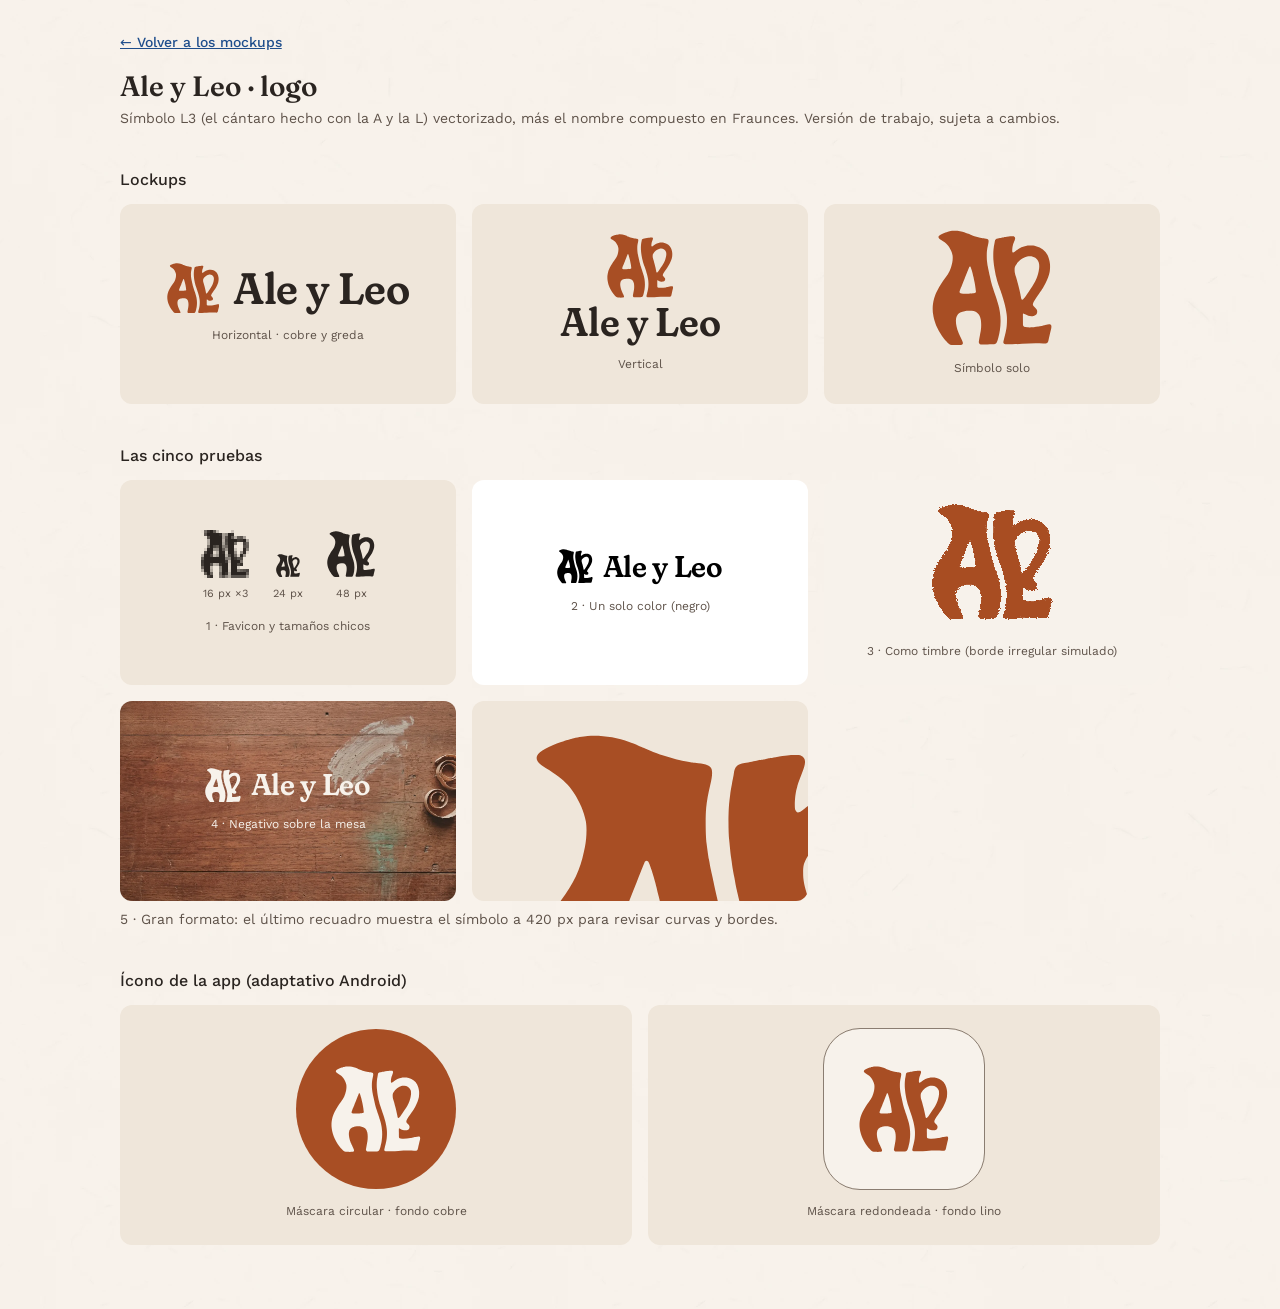
<file: diseno/prototipo/logo.html>
<!doctype html>
<html lang="es">
<head>
<meta charset="utf-8">
<meta name="viewport" content="width=device-width, initial-scale=1">
<title>Ale y Leo · Logo</title>
<link rel="stylesheet" href="base.css">
<style>
  body { padding-block: 32px 64px; padding-left: max(16px, env(safe-area-inset-left, 0px)); padding-right: max(16px, env(safe-area-inset-right, 0px)); }
  .wrap { max-width: 1040px; margin: 0 auto; }
  h1 { font: 600 28px/36px var(--serif); margin: 0 0 4px; }
  .sub { color: var(--on-surface-variant); margin: 0 0 32px; font-size: 14px; }
  h2 { font: 500 16px/24px var(--sans); margin: 40px 0 12px; color: var(--on-surface); }
  .grid { display: grid; gap: 16px; grid-template-columns: repeat(auto-fit, minmax(240px, 1fr)); }
  .card { background: var(--surface-variant); border-radius: 12px; padding: 24px; display: flex; flex-direction: column; align-items: center; justify-content: center; gap: 12px; min-height: 200px; }
  .card small { color: var(--on-surface-variant); font-size: 12px; }
  .lockup { display: flex; align-items: center; gap: .32em; color: var(--primary); }
  .lockup .sym { height: 1.15em; width: auto; flex: none; }
  .lockup .word { font: 600 1em/1 var(--serif); font-variation-settings: var(--soft); letter-spacing: -.01em; color: var(--on-surface); white-space: nowrap; }
  .stack { display: flex; flex-direction: column; align-items: center; gap: .12em; }
  .stack .sym { height: 1.6em; width: auto; color: var(--primary); }
  .grid.five { grid-template-columns: repeat(auto-fit, minmax(300px, 1fr)); }
  .sizes { display: flex; align-items: flex-end; gap: 24px; color: var(--on-surface); }
  .sizes div { display: flex; flex-direction: column; align-items: center; gap: 6px; font-size: 11px; color: var(--on-surface-variant); }
  .mesa { background: url(assets/A1_mesa_16x9.webp) center/cover; }
  .mesa .lockup, .mesa .lockup .word { color: #F7F2EB; }
  .icono { width: 160px; height: 160px; border-radius: 50%; background: var(--primary); display: grid; place-items: center; }
  .icono .sym { width: 56%; color: #F7F2EB; }
  .icono.sq { border-radius: 36px; background: #F7F2EB; outline: 1px solid var(--outline); }
  .icono.sq .sym { color: var(--primary); }
  .black .lockup, .black .lockup .word { color: #000; }
  .favi { image-rendering: pixelated; }
</style>
</head>
<body>
<div class="wrap">
  <p style="margin:0 0 16px;font-size:14px"><a href="index.html" style="color:var(--secondary);font-weight:500">← Volver a los mockups</a></p>
  <h1>Ale y Leo · logo</h1>
  <p class="sub">Símbolo L3 (el cántaro hecho con la A y la L) vectorizado, más el nombre compuesto en Fraunces. Versión de trabajo, sujeta a cambios.</p>

  <h2>Lockups</h2>
  <div class="grid">
    <div class="card"><div class="lockup" style="font-size:44px"><svg class="sym" aria-hidden="true" xmlns="http://www.w3.org/2000/svg" viewBox="-8 -8 1462 1410"><path fill-rule="evenodd" fill="currentColor" d="M339.0,1392.9C350.6,1391.7 354.3,1390.6 359.5,1387.1C374.5,1376.9 371.8,1363.4 343.1,1306.0C336.7,1293.1 330.7,1280.7 329.8,1278.5C328.9,1276.3 326.5,1270.9 324.5,1266.5C322.5,1262.1 320.0,1256.2 319.0,1253.5C318.0,1250.8 315.3,1244.0 313.0,1238.5C292.8,1189.4 280.5,1125.1 283.8,1085.8C288.5,1028.6 316.5,996.9 373.5,984.4C377.4,983.6 383.9,982.0 388.0,981.0C410.4,975.4 449.9,973.8 478.0,977.4C536.4,984.9 570.7,1016.5 584.5,1075.5C593.0,1111.8 593.6,1177.5 586.0,1219.0C584.9,1224.8 583.1,1234.7 582.1,1241.0C581.0,1247.3 579.4,1256.1 578.6,1260.5C577.8,1264.9 576.3,1272.5 575.5,1277.5C572.6,1293.9 568.2,1318.3 565.5,1333.0C561.5,1354.4 561.4,1357.7 563.9,1365.3C567.8,1376.9 574.6,1383.8 584.0,1385.9C586.9,1386.5 616.7,1386.6 669.5,1386.1C750.5,1385.3 750.5,1385.3 758.0,1382.5C768.3,1378.6 776.1,1370.9 782.2,1358.5C788.3,1346.3 795.6,1324.5 799.0,1308.5C800.0,1304.1 801.7,1296.9 802.8,1292.5C806.2,1279.6 810.8,1259.8 811.5,1255.5C811.8,1253.3 813.0,1247.7 814.0,1243.0C815.1,1238.3 817.3,1225.7 819.0,1215.0C830.4,1142.2 830.5,1069.9 819.4,995.5C818.1,986.2 816.0,973.8 814.8,968.0C813.7,962.2 812.1,954.1 811.4,950.0C809.7,940.9 805.7,924.1 801.9,910.1C800.3,904.4 799.0,899.2 799.0,898.5C799.0,894.6 771.4,808.9 756.7,767.0C750.1,748.1 739.2,715.2 735.5,703.0C733.4,696.1 730.7,687.3 729.5,683.5C724.3,667.7 717.5,643.9 713.5,627.5C711.8,620.9 710.8,616.3 703.0,582.5C701.2,574.8 698.5,562.9 696.9,556.0C693.8,542.8 689.5,523.1 686.1,506.5C685.0,501.0 682.9,491.5 681.6,485.5C675.5,458.4 673.9,451.0 673.0,444.0C672.4,439.9 671.3,433.6 670.4,430.0C669.0,424.2 666.6,407.9 662.5,376.0C658.8,347.5 658.0,281.0 661.0,251.1C663.4,227.5 668.4,199.2 675.1,171.8C681.6,144.9 683.2,127.4 680.0,116.5C676.6,104.9 660.8,97.9 633.5,96.0C625.8,95.5 616.8,94.4 613.5,93.6C610.1,92.8 602.9,91.4 597.5,90.5C572.6,86.6 540.0,78.3 509.0,68.0C497.2,64.1 483.7,59.3 479.0,57.3C474.3,55.3 464.2,51.1 456.5,47.8C448.8,44.6 439.6,40.6 436.0,39.1C415.9,30.2 413.3,29.2 393.0,21.7C348.3,5.1 294.5,-2.6 248.1,1.0C234.0,2.1 205.6,7.0 196.2,10.0C192.7,11.1 189.0,12.0 188.0,12.0C186.1,12.0 175.2,15.3 156.0,21.8C115.3,35.4 78.7,56.0 72.9,68.5C66.1,83.2 75.1,96.5 103.5,113.4C169.5,152.7 197.7,183.4 226.3,247.0C232.6,261.2 239.4,283.1 242.2,298.5C246.1,320.1 244.6,360.3 238.9,387.5C238.3,390.2 236.8,397.5 235.5,403.5C221.8,469.3 200.3,514.2 152.3,577.8C118.9,621.9 91.3,666.2 52.4,737.8C40.6,759.5 24.1,802.0 16.7,829.5C10.6,852.3 5.0,881.9 2.0,907.5C-1.1,932.9 -0.0,984.2 4.1,1010.5C12.7,1065.0 16.9,1082.1 36.0,1137.5C50.6,1179.9 93.4,1256.5 127.4,1301.0C149.6,1330.0 186.6,1370.7 199.4,1380.0C208.3,1386.5 219.7,1390.7 232.1,1392.0C254.1,1394.4 320.2,1394.9 339.0,1392.9ZM970.0,1384.0C1015.4,1383.0 1056.6,1381.2 1090.5,1378.5C1177.8,1371.7 1272.2,1370.2 1347.0,1374.5C1361.6,1375.4 1375.8,1375.8 1378.5,1375.4C1390.3,1373.9 1399.9,1366.3 1405.9,1353.6C1409.8,1345.6 1410.3,1343.6 1416.5,1311.5C1419.5,1296.4 1423.4,1279.1 1426.4,1267.5C1442.7,1205.5 1445.9,1190.7 1446.7,1174.5C1447.5,1155.2 1444.7,1148.6 1433.5,1143.4C1424.6,1139.2 1401.9,1141.4 1371.5,1149.5C1366.5,1150.8 1360.9,1152.2 1359.0,1152.5C1357.1,1152.9 1352.6,1154.0 1349.0,1155.1C1345.4,1156.1 1339.1,1157.6 1335.0,1158.4C1330.9,1159.1 1323.9,1160.7 1319.5,1161.8C1315.1,1162.9 1307.8,1164.6 1303.2,1165.4C1298.7,1166.3 1291.5,1167.7 1287.2,1168.5C1242.8,1176.9 1188.7,1180.7 1151.5,1178.1C1115.3,1175.5 1104.7,1170.4 1101.1,1153.8C1100.6,1151.5 1100.0,1118.8 1099.8,1081.3C1099.4,1001.6 1098.5,1007.9 1109.8,1011.9C1113.5,1013.2 1121.0,1016.9 1126.5,1020.0C1156.1,1036.9 1174.5,1042.2 1204.0,1042.4C1219.1,1042.4 1221.4,1042.2 1230.5,1039.7C1262.3,1030.9 1277.1,1009.8 1273.3,978.5C1271.5,964.0 1268.8,959.8 1246.4,937.0C1220.7,910.9 1218.1,905.6 1223.0,889.0C1230.1,864.9 1245.9,838.7 1296.0,768.0C1339.1,707.2 1349.2,690.6 1376.5,636.5C1401.7,586.4 1417.8,543.8 1423.4,512.0C1424.2,507.3 1425.6,500.4 1426.4,496.5C1430.4,477.7 1431.8,430.8 1429.2,405.0C1425.4,367.8 1414.1,326.9 1399.5,298.0C1372.5,244.4 1322.6,205.9 1259.0,189.6C1229.6,182.1 1224.6,181.5 1192.5,181.5C1165.1,181.5 1162.6,181.7 1147.0,184.4C1094.3,193.5 1059.8,210.2 1003.0,253.9C981.7,270.4 977.7,271.0 971.4,259.0C967.3,251.2 970.2,203.7 976.0,184.7C977.0,181.3 978.1,176.9 978.5,175.0C979.7,169.2 986.3,150.7 994.3,130.4C1009.4,92.6 1008.8,79.3 991.5,70.2C986.6,67.6 986.0,67.5 969.0,67.5C950.8,67.5 939.8,68.8 903.0,75.0C893.9,76.6 884.2,78.1 881.5,78.5C878.8,78.8 873.1,80.0 869.0,81.0C864.9,82.0 857.9,83.4 853.5,84.0C849.1,84.6 842.8,85.8 839.5,86.7C836.2,87.5 827.4,89.2 820.0,90.5C812.6,91.8 801.1,93.9 794.5,95.0C768.2,99.6 760.3,107.6 757.1,132.5C756.4,137.4 755.1,145.1 754.0,149.5C753.0,153.9 751.7,161.1 751.0,165.5C750.4,169.9 749.0,177.3 748.0,182.0C747.0,186.7 745.4,196.8 744.6,204.5C743.7,212.2 742.3,223.9 741.5,230.5C737.9,260.5 737.6,332.8 741.0,362.5C741.5,366.9 742.9,380.6 744.0,393.0C745.1,405.4 746.7,419.1 747.5,423.5C748.3,427.9 749.6,437.1 750.5,444.0C752.0,455.6 753.4,464.0 759.1,494.0C760.3,500.3 761.9,509.3 762.6,514.0C763.4,518.7 765.1,527.2 766.4,533.0C767.8,538.8 770.5,550.7 772.6,559.5C774.6,568.3 777.3,579.0 778.6,583.3C779.9,587.6 781.0,591.7 781.0,592.4C781.0,596.3 796.2,644.3 808.1,678.0C811.4,687.6 815.3,698.7 816.6,702.5C817.8,706.3 820.7,714.5 823.0,720.5C832.1,745.0 850.1,798.6 852.6,808.5C853.4,811.8 855.1,817.7 856.4,821.5C858.9,828.7 862.6,841.5 867.8,860.0C869.4,865.8 871.7,874.1 873.0,878.5C884.5,919.6 896.8,980.4 901.0,1017.0C905.3,1055.2 905.5,1057.6 905.4,1093.0C905.3,1128.2 902.5,1170.8 899.0,1189.0C898.4,1192.0 896.8,1200.8 895.5,1208.5C891.2,1233.2 884.6,1263.4 880.3,1278.0C879.4,1281.0 877.9,1286.9 877.0,1291.0C876.0,1295.1 873.0,1307.3 870.2,1318.0C862.9,1346.4 860.3,1361.7 861.9,1367.0C864.5,1375.8 872.2,1381.0 887.1,1383.9C893.1,1385.1 917.0,1385.1 970.0,1384.0ZM1086.8,839.4C1081.9,836.8 1078.8,827.7 1075.0,804.0C1069.6,770.8 1053.1,699.0 1039.0,647.5C1031.9,621.7 1029.6,613.1 1028.3,607.5C1025.5,596.2 1020.9,579.5 1018.0,570.5C1001.9,520.4 998.5,503.8 998.5,476.0C998.5,453.4 1000.4,445.7 1010.7,426.0C1038.6,372.6 1095.1,328.5 1151.5,316.0C1216.3,301.6 1271.7,329.4 1292.6,386.8C1300.4,408.2 1300.8,447.9 1293.7,482.5C1292.9,486.4 1291.9,491.8 1291.6,494.5C1289.8,507.4 1281.0,540.5 1274.3,559.0C1267.0,579.3 1267.3,578.6 1258.4,599.0C1247.4,624.3 1225.7,663.7 1213.1,681.0C1210.5,684.6 1204.0,694.2 1198.5,702.5C1178.3,733.2 1164.1,754.3 1143.4,784.6C1108.8,834.9 1097.9,845.5 1086.8,839.4ZM370.5,768.3C341.3,767.1 330.4,762.7 327.5,750.9C326.7,747.5 330.4,731.8 334.6,720.5C336.5,715.5 339.2,708.3 340.7,704.5C342.2,700.7 345.4,692.8 347.8,687.0C350.3,681.2 353.6,673.5 355.1,669.8C356.7,666.0 359.4,659.7 361.1,655.8C362.8,651.8 365.5,645.4 367.0,641.5C368.5,637.6 371.3,631.1 373.0,627.0C376.3,619.4 385.9,594.8 391.1,581.0C392.6,576.9 395.2,570.1 396.8,566.0C404.2,547.1 411.4,528.9 419.0,510.0C423.5,498.7 430.1,482.1 433.7,473.0C437.2,463.9 441.2,454.0 442.4,451.0C443.7,448.0 445.3,444.0 446.0,442.2C448.7,435.2 454.2,433.3 458.9,437.8C464.6,443.0 488.1,520.0 493.5,551.0C493.9,552.9 494.8,556.5 495.6,559.0C497.7,565.6 506.6,607.2 510.5,628.5C511.8,635.6 513.7,646.5 514.9,652.5C518.2,670.5 521.9,695.7 523.0,708.5C523.6,715.1 524.8,724.5 525.6,729.5C529.0,750.8 527.4,754.0 511.6,758.9C495.9,763.7 406.3,769.7 370.5,768.3Z"/></svg><span class="word">Ale y Leo</span></div><small>Horizontal · cobre y greda</small></div>
    <div class="card"><div class="stack" style="font-size:40px"><span class="sym"><svg class="sym" aria-hidden="true" xmlns="http://www.w3.org/2000/svg" viewBox="-8 -8 1462 1410"><path fill-rule="evenodd" fill="currentColor" d="M339.0,1392.9C350.6,1391.7 354.3,1390.6 359.5,1387.1C374.5,1376.9 371.8,1363.4 343.1,1306.0C336.7,1293.1 330.7,1280.7 329.8,1278.5C328.9,1276.3 326.5,1270.9 324.5,1266.5C322.5,1262.1 320.0,1256.2 319.0,1253.5C318.0,1250.8 315.3,1244.0 313.0,1238.5C292.8,1189.4 280.5,1125.1 283.8,1085.8C288.5,1028.6 316.5,996.9 373.5,984.4C377.4,983.6 383.9,982.0 388.0,981.0C410.4,975.4 449.9,973.8 478.0,977.4C536.4,984.9 570.7,1016.5 584.5,1075.5C593.0,1111.8 593.6,1177.5 586.0,1219.0C584.9,1224.8 583.1,1234.7 582.1,1241.0C581.0,1247.3 579.4,1256.1 578.6,1260.5C577.8,1264.9 576.3,1272.5 575.5,1277.5C572.6,1293.9 568.2,1318.3 565.5,1333.0C561.5,1354.4 561.4,1357.7 563.9,1365.3C567.8,1376.9 574.6,1383.8 584.0,1385.9C586.9,1386.5 616.7,1386.6 669.5,1386.1C750.5,1385.3 750.5,1385.3 758.0,1382.5C768.3,1378.6 776.1,1370.9 782.2,1358.5C788.3,1346.3 795.6,1324.5 799.0,1308.5C800.0,1304.1 801.7,1296.9 802.8,1292.5C806.2,1279.6 810.8,1259.8 811.5,1255.5C811.8,1253.3 813.0,1247.7 814.0,1243.0C815.1,1238.3 817.3,1225.7 819.0,1215.0C830.4,1142.2 830.5,1069.9 819.4,995.5C818.1,986.2 816.0,973.8 814.8,968.0C813.7,962.2 812.1,954.1 811.4,950.0C809.7,940.9 805.7,924.1 801.9,910.1C800.3,904.4 799.0,899.2 799.0,898.5C799.0,894.6 771.4,808.9 756.7,767.0C750.1,748.1 739.2,715.2 735.5,703.0C733.4,696.1 730.7,687.3 729.5,683.5C724.3,667.7 717.5,643.9 713.5,627.5C711.8,620.9 710.8,616.3 703.0,582.5C701.2,574.8 698.5,562.9 696.9,556.0C693.8,542.8 689.5,523.1 686.1,506.5C685.0,501.0 682.9,491.5 681.6,485.5C675.5,458.4 673.9,451.0 673.0,444.0C672.4,439.9 671.3,433.6 670.4,430.0C669.0,424.2 666.6,407.9 662.5,376.0C658.8,347.5 658.0,281.0 661.0,251.1C663.4,227.5 668.4,199.2 675.1,171.8C681.6,144.9 683.2,127.4 680.0,116.5C676.6,104.9 660.8,97.9 633.5,96.0C625.8,95.5 616.8,94.4 613.5,93.6C610.1,92.8 602.9,91.4 597.5,90.5C572.6,86.6 540.0,78.3 509.0,68.0C497.2,64.1 483.7,59.3 479.0,57.3C474.3,55.3 464.2,51.1 456.5,47.8C448.8,44.6 439.6,40.6 436.0,39.1C415.9,30.2 413.3,29.2 393.0,21.7C348.3,5.1 294.5,-2.6 248.1,1.0C234.0,2.1 205.6,7.0 196.2,10.0C192.7,11.1 189.0,12.0 188.0,12.0C186.1,12.0 175.2,15.3 156.0,21.8C115.3,35.4 78.7,56.0 72.9,68.5C66.1,83.2 75.1,96.5 103.5,113.4C169.5,152.7 197.7,183.4 226.3,247.0C232.6,261.2 239.4,283.1 242.2,298.5C246.1,320.1 244.6,360.3 238.9,387.5C238.3,390.2 236.8,397.5 235.5,403.5C221.8,469.3 200.3,514.2 152.3,577.8C118.9,621.9 91.3,666.2 52.4,737.8C40.6,759.5 24.1,802.0 16.7,829.5C10.6,852.3 5.0,881.9 2.0,907.5C-1.1,932.9 -0.0,984.2 4.1,1010.5C12.7,1065.0 16.9,1082.1 36.0,1137.5C50.6,1179.9 93.4,1256.5 127.4,1301.0C149.6,1330.0 186.6,1370.7 199.4,1380.0C208.3,1386.5 219.7,1390.7 232.1,1392.0C254.1,1394.4 320.2,1394.9 339.0,1392.9ZM970.0,1384.0C1015.4,1383.0 1056.6,1381.2 1090.5,1378.5C1177.8,1371.7 1272.2,1370.2 1347.0,1374.5C1361.6,1375.4 1375.8,1375.8 1378.5,1375.4C1390.3,1373.9 1399.9,1366.3 1405.9,1353.6C1409.8,1345.6 1410.3,1343.6 1416.5,1311.5C1419.5,1296.4 1423.4,1279.1 1426.4,1267.5C1442.7,1205.5 1445.9,1190.7 1446.7,1174.5C1447.5,1155.2 1444.7,1148.6 1433.5,1143.4C1424.6,1139.2 1401.9,1141.4 1371.5,1149.5C1366.5,1150.8 1360.9,1152.2 1359.0,1152.5C1357.1,1152.9 1352.6,1154.0 1349.0,1155.1C1345.4,1156.1 1339.1,1157.6 1335.0,1158.4C1330.9,1159.1 1323.9,1160.7 1319.5,1161.8C1315.1,1162.9 1307.8,1164.6 1303.2,1165.4C1298.7,1166.3 1291.5,1167.7 1287.2,1168.5C1242.8,1176.9 1188.7,1180.7 1151.5,1178.1C1115.3,1175.5 1104.7,1170.4 1101.1,1153.8C1100.6,1151.5 1100.0,1118.8 1099.8,1081.3C1099.4,1001.6 1098.5,1007.9 1109.8,1011.9C1113.5,1013.2 1121.0,1016.9 1126.5,1020.0C1156.1,1036.9 1174.5,1042.2 1204.0,1042.4C1219.1,1042.4 1221.4,1042.2 1230.5,1039.7C1262.3,1030.9 1277.1,1009.8 1273.3,978.5C1271.5,964.0 1268.8,959.8 1246.4,937.0C1220.7,910.9 1218.1,905.6 1223.0,889.0C1230.1,864.9 1245.9,838.7 1296.0,768.0C1339.1,707.2 1349.2,690.6 1376.5,636.5C1401.7,586.4 1417.8,543.8 1423.4,512.0C1424.2,507.3 1425.6,500.4 1426.4,496.5C1430.4,477.7 1431.8,430.8 1429.2,405.0C1425.4,367.8 1414.1,326.9 1399.5,298.0C1372.5,244.4 1322.6,205.9 1259.0,189.6C1229.6,182.1 1224.6,181.5 1192.5,181.5C1165.1,181.5 1162.6,181.7 1147.0,184.4C1094.3,193.5 1059.8,210.2 1003.0,253.9C981.7,270.4 977.7,271.0 971.4,259.0C967.3,251.2 970.2,203.7 976.0,184.7C977.0,181.3 978.1,176.9 978.5,175.0C979.7,169.2 986.3,150.7 994.3,130.4C1009.4,92.6 1008.8,79.3 991.5,70.2C986.6,67.6 986.0,67.5 969.0,67.5C950.8,67.5 939.8,68.8 903.0,75.0C893.9,76.6 884.2,78.1 881.5,78.5C878.8,78.8 873.1,80.0 869.0,81.0C864.9,82.0 857.9,83.4 853.5,84.0C849.1,84.6 842.8,85.8 839.5,86.7C836.2,87.5 827.4,89.2 820.0,90.5C812.6,91.8 801.1,93.9 794.5,95.0C768.2,99.6 760.3,107.6 757.1,132.5C756.4,137.4 755.1,145.1 754.0,149.5C753.0,153.9 751.7,161.1 751.0,165.5C750.4,169.9 749.0,177.3 748.0,182.0C747.0,186.7 745.4,196.8 744.6,204.5C743.7,212.2 742.3,223.9 741.5,230.5C737.9,260.5 737.6,332.8 741.0,362.5C741.5,366.9 742.9,380.6 744.0,393.0C745.1,405.4 746.7,419.1 747.5,423.5C748.3,427.9 749.6,437.1 750.5,444.0C752.0,455.6 753.4,464.0 759.1,494.0C760.3,500.3 761.9,509.3 762.6,514.0C763.4,518.7 765.1,527.2 766.4,533.0C767.8,538.8 770.5,550.7 772.6,559.5C774.6,568.3 777.3,579.0 778.6,583.3C779.9,587.6 781.0,591.7 781.0,592.4C781.0,596.3 796.2,644.3 808.1,678.0C811.4,687.6 815.3,698.7 816.6,702.5C817.8,706.3 820.7,714.5 823.0,720.5C832.1,745.0 850.1,798.6 852.6,808.5C853.4,811.8 855.1,817.7 856.4,821.5C858.9,828.7 862.6,841.5 867.8,860.0C869.4,865.8 871.7,874.1 873.0,878.5C884.5,919.6 896.8,980.4 901.0,1017.0C905.3,1055.2 905.5,1057.6 905.4,1093.0C905.3,1128.2 902.5,1170.8 899.0,1189.0C898.4,1192.0 896.8,1200.8 895.5,1208.5C891.2,1233.2 884.6,1263.4 880.3,1278.0C879.4,1281.0 877.9,1286.9 877.0,1291.0C876.0,1295.1 873.0,1307.3 870.2,1318.0C862.9,1346.4 860.3,1361.7 861.9,1367.0C864.5,1375.8 872.2,1381.0 887.1,1383.9C893.1,1385.1 917.0,1385.1 970.0,1384.0ZM1086.8,839.4C1081.9,836.8 1078.8,827.7 1075.0,804.0C1069.6,770.8 1053.1,699.0 1039.0,647.5C1031.9,621.7 1029.6,613.1 1028.3,607.5C1025.5,596.2 1020.9,579.5 1018.0,570.5C1001.9,520.4 998.5,503.8 998.5,476.0C998.5,453.4 1000.4,445.7 1010.7,426.0C1038.6,372.6 1095.1,328.5 1151.5,316.0C1216.3,301.6 1271.7,329.4 1292.6,386.8C1300.4,408.2 1300.8,447.9 1293.7,482.5C1292.9,486.4 1291.9,491.8 1291.6,494.5C1289.8,507.4 1281.0,540.5 1274.3,559.0C1267.0,579.3 1267.3,578.6 1258.4,599.0C1247.4,624.3 1225.7,663.7 1213.1,681.0C1210.5,684.6 1204.0,694.2 1198.5,702.5C1178.3,733.2 1164.1,754.3 1143.4,784.6C1108.8,834.9 1097.9,845.5 1086.8,839.4ZM370.5,768.3C341.3,767.1 330.4,762.7 327.5,750.9C326.7,747.5 330.4,731.8 334.6,720.5C336.5,715.5 339.2,708.3 340.7,704.5C342.2,700.7 345.4,692.8 347.8,687.0C350.3,681.2 353.6,673.5 355.1,669.8C356.7,666.0 359.4,659.7 361.1,655.8C362.8,651.8 365.5,645.4 367.0,641.5C368.5,637.6 371.3,631.1 373.0,627.0C376.3,619.4 385.9,594.8 391.1,581.0C392.6,576.9 395.2,570.1 396.8,566.0C404.2,547.1 411.4,528.9 419.0,510.0C423.5,498.7 430.1,482.1 433.7,473.0C437.2,463.9 441.2,454.0 442.4,451.0C443.7,448.0 445.3,444.0 446.0,442.2C448.7,435.2 454.2,433.3 458.9,437.8C464.6,443.0 488.1,520.0 493.5,551.0C493.9,552.9 494.8,556.5 495.6,559.0C497.7,565.6 506.6,607.2 510.5,628.5C511.8,635.6 513.7,646.5 514.9,652.5C518.2,670.5 521.9,695.7 523.0,708.5C523.6,715.1 524.8,724.5 525.6,729.5C529.0,750.8 527.4,754.0 511.6,758.9C495.9,763.7 406.3,769.7 370.5,768.3Z"/></svg></span><span class="lockup"><span class="word">Ale y Leo</span></span></div><small>Vertical</small></div>
    <div class="card"><div style="width:120px;color:var(--primary)"><svg class="sym" aria-hidden="true" xmlns="http://www.w3.org/2000/svg" viewBox="-8 -8 1462 1410"><path fill-rule="evenodd" fill="currentColor" d="M339.0,1392.9C350.6,1391.7 354.3,1390.6 359.5,1387.1C374.5,1376.9 371.8,1363.4 343.1,1306.0C336.7,1293.1 330.7,1280.7 329.8,1278.5C328.9,1276.3 326.5,1270.9 324.5,1266.5C322.5,1262.1 320.0,1256.2 319.0,1253.5C318.0,1250.8 315.3,1244.0 313.0,1238.5C292.8,1189.4 280.5,1125.1 283.8,1085.8C288.5,1028.6 316.5,996.9 373.5,984.4C377.4,983.6 383.9,982.0 388.0,981.0C410.4,975.4 449.9,973.8 478.0,977.4C536.4,984.9 570.7,1016.5 584.5,1075.5C593.0,1111.8 593.6,1177.5 586.0,1219.0C584.9,1224.8 583.1,1234.7 582.1,1241.0C581.0,1247.3 579.4,1256.1 578.6,1260.5C577.8,1264.9 576.3,1272.5 575.5,1277.5C572.6,1293.9 568.2,1318.3 565.5,1333.0C561.5,1354.4 561.4,1357.7 563.9,1365.3C567.8,1376.9 574.6,1383.8 584.0,1385.9C586.9,1386.5 616.7,1386.6 669.5,1386.1C750.5,1385.3 750.5,1385.3 758.0,1382.5C768.3,1378.6 776.1,1370.9 782.2,1358.5C788.3,1346.3 795.6,1324.5 799.0,1308.5C800.0,1304.1 801.7,1296.9 802.8,1292.5C806.2,1279.6 810.8,1259.8 811.5,1255.5C811.8,1253.3 813.0,1247.7 814.0,1243.0C815.1,1238.3 817.3,1225.7 819.0,1215.0C830.4,1142.2 830.5,1069.9 819.4,995.5C818.1,986.2 816.0,973.8 814.8,968.0C813.7,962.2 812.1,954.1 811.4,950.0C809.7,940.9 805.7,924.1 801.9,910.1C800.3,904.4 799.0,899.2 799.0,898.5C799.0,894.6 771.4,808.9 756.7,767.0C750.1,748.1 739.2,715.2 735.5,703.0C733.4,696.1 730.7,687.3 729.5,683.5C724.3,667.7 717.5,643.9 713.5,627.5C711.8,620.9 710.8,616.3 703.0,582.5C701.2,574.8 698.5,562.9 696.9,556.0C693.8,542.8 689.5,523.1 686.1,506.5C685.0,501.0 682.9,491.5 681.6,485.5C675.5,458.4 673.9,451.0 673.0,444.0C672.4,439.9 671.3,433.6 670.4,430.0C669.0,424.2 666.6,407.9 662.5,376.0C658.8,347.5 658.0,281.0 661.0,251.1C663.4,227.5 668.4,199.2 675.1,171.8C681.6,144.9 683.2,127.4 680.0,116.5C676.6,104.9 660.8,97.9 633.5,96.0C625.8,95.5 616.8,94.4 613.5,93.6C610.1,92.8 602.9,91.4 597.5,90.5C572.6,86.6 540.0,78.3 509.0,68.0C497.2,64.1 483.7,59.3 479.0,57.3C474.3,55.3 464.2,51.1 456.5,47.8C448.8,44.6 439.6,40.6 436.0,39.1C415.9,30.2 413.3,29.2 393.0,21.7C348.3,5.1 294.5,-2.6 248.1,1.0C234.0,2.1 205.6,7.0 196.2,10.0C192.7,11.1 189.0,12.0 188.0,12.0C186.1,12.0 175.2,15.3 156.0,21.8C115.3,35.4 78.7,56.0 72.9,68.5C66.1,83.2 75.1,96.5 103.5,113.4C169.5,152.7 197.7,183.4 226.3,247.0C232.6,261.2 239.4,283.1 242.2,298.5C246.1,320.1 244.6,360.3 238.9,387.5C238.3,390.2 236.8,397.5 235.5,403.5C221.8,469.3 200.3,514.2 152.3,577.8C118.9,621.9 91.3,666.2 52.4,737.8C40.6,759.5 24.1,802.0 16.7,829.5C10.6,852.3 5.0,881.9 2.0,907.5C-1.1,932.9 -0.0,984.2 4.1,1010.5C12.7,1065.0 16.9,1082.1 36.0,1137.5C50.6,1179.9 93.4,1256.5 127.4,1301.0C149.6,1330.0 186.6,1370.7 199.4,1380.0C208.3,1386.5 219.7,1390.7 232.1,1392.0C254.1,1394.4 320.2,1394.9 339.0,1392.9ZM970.0,1384.0C1015.4,1383.0 1056.6,1381.2 1090.5,1378.5C1177.8,1371.7 1272.2,1370.2 1347.0,1374.5C1361.6,1375.4 1375.8,1375.8 1378.5,1375.4C1390.3,1373.9 1399.9,1366.3 1405.9,1353.6C1409.8,1345.6 1410.3,1343.6 1416.5,1311.5C1419.5,1296.4 1423.4,1279.1 1426.4,1267.5C1442.7,1205.5 1445.9,1190.7 1446.7,1174.5C1447.5,1155.2 1444.7,1148.6 1433.5,1143.4C1424.6,1139.2 1401.9,1141.4 1371.5,1149.5C1366.5,1150.8 1360.9,1152.2 1359.0,1152.5C1357.1,1152.9 1352.6,1154.0 1349.0,1155.1C1345.4,1156.1 1339.1,1157.6 1335.0,1158.4C1330.9,1159.1 1323.9,1160.7 1319.5,1161.8C1315.1,1162.9 1307.8,1164.6 1303.2,1165.4C1298.7,1166.3 1291.5,1167.7 1287.2,1168.5C1242.8,1176.9 1188.7,1180.7 1151.5,1178.1C1115.3,1175.5 1104.7,1170.4 1101.1,1153.8C1100.6,1151.5 1100.0,1118.8 1099.8,1081.3C1099.4,1001.6 1098.5,1007.9 1109.8,1011.9C1113.5,1013.2 1121.0,1016.9 1126.5,1020.0C1156.1,1036.9 1174.5,1042.2 1204.0,1042.4C1219.1,1042.4 1221.4,1042.2 1230.5,1039.7C1262.3,1030.9 1277.1,1009.8 1273.3,978.5C1271.5,964.0 1268.8,959.8 1246.4,937.0C1220.7,910.9 1218.1,905.6 1223.0,889.0C1230.1,864.9 1245.9,838.7 1296.0,768.0C1339.1,707.2 1349.2,690.6 1376.5,636.5C1401.7,586.4 1417.8,543.8 1423.4,512.0C1424.2,507.3 1425.6,500.4 1426.4,496.5C1430.4,477.7 1431.8,430.8 1429.2,405.0C1425.4,367.8 1414.1,326.9 1399.5,298.0C1372.5,244.4 1322.6,205.9 1259.0,189.6C1229.6,182.1 1224.6,181.5 1192.5,181.5C1165.1,181.5 1162.6,181.7 1147.0,184.4C1094.3,193.5 1059.8,210.2 1003.0,253.9C981.7,270.4 977.7,271.0 971.4,259.0C967.3,251.2 970.2,203.7 976.0,184.7C977.0,181.3 978.1,176.9 978.5,175.0C979.7,169.2 986.3,150.7 994.3,130.4C1009.4,92.6 1008.8,79.3 991.5,70.2C986.6,67.6 986.0,67.5 969.0,67.5C950.8,67.5 939.8,68.8 903.0,75.0C893.9,76.6 884.2,78.1 881.5,78.5C878.8,78.8 873.1,80.0 869.0,81.0C864.9,82.0 857.9,83.4 853.5,84.0C849.1,84.6 842.8,85.8 839.5,86.7C836.2,87.5 827.4,89.2 820.0,90.5C812.6,91.8 801.1,93.9 794.5,95.0C768.2,99.6 760.3,107.6 757.1,132.5C756.4,137.4 755.1,145.1 754.0,149.5C753.0,153.9 751.7,161.1 751.0,165.5C750.4,169.9 749.0,177.3 748.0,182.0C747.0,186.7 745.4,196.8 744.6,204.5C743.7,212.2 742.3,223.9 741.5,230.5C737.9,260.5 737.6,332.8 741.0,362.5C741.5,366.9 742.9,380.6 744.0,393.0C745.1,405.4 746.7,419.1 747.5,423.5C748.3,427.9 749.6,437.1 750.5,444.0C752.0,455.6 753.4,464.0 759.1,494.0C760.3,500.3 761.9,509.3 762.6,514.0C763.4,518.7 765.1,527.2 766.4,533.0C767.8,538.8 770.5,550.7 772.6,559.5C774.6,568.3 777.3,579.0 778.6,583.3C779.9,587.6 781.0,591.7 781.0,592.4C781.0,596.3 796.2,644.3 808.1,678.0C811.4,687.6 815.3,698.7 816.6,702.5C817.8,706.3 820.7,714.5 823.0,720.5C832.1,745.0 850.1,798.6 852.6,808.5C853.4,811.8 855.1,817.7 856.4,821.5C858.9,828.7 862.6,841.5 867.8,860.0C869.4,865.8 871.7,874.1 873.0,878.5C884.5,919.6 896.8,980.4 901.0,1017.0C905.3,1055.2 905.5,1057.6 905.4,1093.0C905.3,1128.2 902.5,1170.8 899.0,1189.0C898.4,1192.0 896.8,1200.8 895.5,1208.5C891.2,1233.2 884.6,1263.4 880.3,1278.0C879.4,1281.0 877.9,1286.9 877.0,1291.0C876.0,1295.1 873.0,1307.3 870.2,1318.0C862.9,1346.4 860.3,1361.7 861.9,1367.0C864.5,1375.8 872.2,1381.0 887.1,1383.9C893.1,1385.1 917.0,1385.1 970.0,1384.0ZM1086.8,839.4C1081.9,836.8 1078.8,827.7 1075.0,804.0C1069.6,770.8 1053.1,699.0 1039.0,647.5C1031.9,621.7 1029.6,613.1 1028.3,607.5C1025.5,596.2 1020.9,579.5 1018.0,570.5C1001.9,520.4 998.5,503.8 998.5,476.0C998.5,453.4 1000.4,445.7 1010.7,426.0C1038.6,372.6 1095.1,328.5 1151.5,316.0C1216.3,301.6 1271.7,329.4 1292.6,386.8C1300.4,408.2 1300.8,447.9 1293.7,482.5C1292.9,486.4 1291.9,491.8 1291.6,494.5C1289.8,507.4 1281.0,540.5 1274.3,559.0C1267.0,579.3 1267.3,578.6 1258.4,599.0C1247.4,624.3 1225.7,663.7 1213.1,681.0C1210.5,684.6 1204.0,694.2 1198.5,702.5C1178.3,733.2 1164.1,754.3 1143.4,784.6C1108.8,834.9 1097.9,845.5 1086.8,839.4ZM370.5,768.3C341.3,767.1 330.4,762.7 327.5,750.9C326.7,747.5 330.4,731.8 334.6,720.5C336.5,715.5 339.2,708.3 340.7,704.5C342.2,700.7 345.4,692.8 347.8,687.0C350.3,681.2 353.6,673.5 355.1,669.8C356.7,666.0 359.4,659.7 361.1,655.8C362.8,651.8 365.5,645.4 367.0,641.5C368.5,637.6 371.3,631.1 373.0,627.0C376.3,619.4 385.9,594.8 391.1,581.0C392.6,576.9 395.2,570.1 396.8,566.0C404.2,547.1 411.4,528.9 419.0,510.0C423.5,498.7 430.1,482.1 433.7,473.0C437.2,463.9 441.2,454.0 442.4,451.0C443.7,448.0 445.3,444.0 446.0,442.2C448.7,435.2 454.2,433.3 458.9,437.8C464.6,443.0 488.1,520.0 493.5,551.0C493.9,552.9 494.8,556.5 495.6,559.0C497.7,565.6 506.6,607.2 510.5,628.5C511.8,635.6 513.7,646.5 514.9,652.5C518.2,670.5 521.9,695.7 523.0,708.5C523.6,715.1 524.8,724.5 525.6,729.5C529.0,750.8 527.4,754.0 511.6,758.9C495.9,763.7 406.3,769.7 370.5,768.3Z"/></svg></div><small>Símbolo solo</small></div>
  </div>

  <h2>Las cinco pruebas</h2>
  <div class="grid five">
    <div class="card"><div class="sizes">
      <div><canvas class="favi" data-px="16" width="16" height="16" style="width:48px;height:48px"></canvas>16 px ×3</div>
      <div><span style="width:24px;display:block;color:var(--on-surface)"><svg class="sym" aria-hidden="true" xmlns="http://www.w3.org/2000/svg" viewBox="-8 -8 1462 1410"><path fill-rule="evenodd" fill="currentColor" d="M339.0,1392.9C350.6,1391.7 354.3,1390.6 359.5,1387.1C374.5,1376.9 371.8,1363.4 343.1,1306.0C336.7,1293.1 330.7,1280.7 329.8,1278.5C328.9,1276.3 326.5,1270.9 324.5,1266.5C322.5,1262.1 320.0,1256.2 319.0,1253.5C318.0,1250.8 315.3,1244.0 313.0,1238.5C292.8,1189.4 280.5,1125.1 283.8,1085.8C288.5,1028.6 316.5,996.9 373.5,984.4C377.4,983.6 383.9,982.0 388.0,981.0C410.4,975.4 449.9,973.8 478.0,977.4C536.4,984.9 570.7,1016.5 584.5,1075.5C593.0,1111.8 593.6,1177.5 586.0,1219.0C584.9,1224.8 583.1,1234.7 582.1,1241.0C581.0,1247.3 579.4,1256.1 578.6,1260.5C577.8,1264.9 576.3,1272.5 575.5,1277.5C572.6,1293.9 568.2,1318.3 565.5,1333.0C561.5,1354.4 561.4,1357.7 563.9,1365.3C567.8,1376.9 574.6,1383.8 584.0,1385.9C586.9,1386.5 616.7,1386.6 669.5,1386.1C750.5,1385.3 750.5,1385.3 758.0,1382.5C768.3,1378.6 776.1,1370.9 782.2,1358.5C788.3,1346.3 795.6,1324.5 799.0,1308.5C800.0,1304.1 801.7,1296.9 802.8,1292.5C806.2,1279.6 810.8,1259.8 811.5,1255.5C811.8,1253.3 813.0,1247.7 814.0,1243.0C815.1,1238.3 817.3,1225.7 819.0,1215.0C830.4,1142.2 830.5,1069.9 819.4,995.5C818.1,986.2 816.0,973.8 814.8,968.0C813.7,962.2 812.1,954.1 811.4,950.0C809.7,940.9 805.7,924.1 801.9,910.1C800.3,904.4 799.0,899.2 799.0,898.5C799.0,894.6 771.4,808.9 756.7,767.0C750.1,748.1 739.2,715.2 735.5,703.0C733.4,696.1 730.7,687.3 729.5,683.5C724.3,667.7 717.5,643.9 713.5,627.5C711.8,620.9 710.8,616.3 703.0,582.5C701.2,574.8 698.5,562.9 696.9,556.0C693.8,542.8 689.5,523.1 686.1,506.5C685.0,501.0 682.9,491.5 681.6,485.5C675.5,458.4 673.9,451.0 673.0,444.0C672.4,439.9 671.3,433.6 670.4,430.0C669.0,424.2 666.6,407.9 662.5,376.0C658.8,347.5 658.0,281.0 661.0,251.1C663.4,227.5 668.4,199.2 675.1,171.8C681.6,144.9 683.2,127.4 680.0,116.5C676.6,104.9 660.8,97.9 633.5,96.0C625.8,95.5 616.8,94.4 613.5,93.6C610.1,92.8 602.9,91.4 597.5,90.5C572.6,86.6 540.0,78.3 509.0,68.0C497.2,64.1 483.7,59.3 479.0,57.3C474.3,55.3 464.2,51.1 456.5,47.8C448.8,44.6 439.6,40.6 436.0,39.1C415.9,30.2 413.3,29.2 393.0,21.7C348.3,5.1 294.5,-2.6 248.1,1.0C234.0,2.1 205.6,7.0 196.2,10.0C192.7,11.1 189.0,12.0 188.0,12.0C186.1,12.0 175.2,15.3 156.0,21.8C115.3,35.4 78.7,56.0 72.9,68.5C66.1,83.2 75.1,96.5 103.5,113.4C169.5,152.7 197.7,183.4 226.3,247.0C232.6,261.2 239.4,283.1 242.2,298.5C246.1,320.1 244.6,360.3 238.9,387.5C238.3,390.2 236.8,397.5 235.5,403.5C221.8,469.3 200.3,514.2 152.3,577.8C118.9,621.9 91.3,666.2 52.4,737.8C40.6,759.5 24.1,802.0 16.7,829.5C10.6,852.3 5.0,881.9 2.0,907.5C-1.1,932.9 -0.0,984.2 4.1,1010.5C12.7,1065.0 16.9,1082.1 36.0,1137.5C50.6,1179.9 93.4,1256.5 127.4,1301.0C149.6,1330.0 186.6,1370.7 199.4,1380.0C208.3,1386.5 219.7,1390.7 232.1,1392.0C254.1,1394.4 320.2,1394.9 339.0,1392.9ZM970.0,1384.0C1015.4,1383.0 1056.6,1381.2 1090.5,1378.5C1177.8,1371.7 1272.2,1370.2 1347.0,1374.5C1361.6,1375.4 1375.8,1375.8 1378.5,1375.4C1390.3,1373.9 1399.9,1366.3 1405.9,1353.6C1409.8,1345.6 1410.3,1343.6 1416.5,1311.5C1419.5,1296.4 1423.4,1279.1 1426.4,1267.5C1442.7,1205.5 1445.9,1190.7 1446.7,1174.5C1447.5,1155.2 1444.7,1148.6 1433.5,1143.4C1424.6,1139.2 1401.9,1141.4 1371.5,1149.5C1366.5,1150.8 1360.9,1152.2 1359.0,1152.5C1357.1,1152.9 1352.6,1154.0 1349.0,1155.1C1345.4,1156.1 1339.1,1157.6 1335.0,1158.4C1330.9,1159.1 1323.9,1160.7 1319.5,1161.8C1315.1,1162.9 1307.8,1164.6 1303.2,1165.4C1298.7,1166.3 1291.5,1167.7 1287.2,1168.5C1242.8,1176.9 1188.7,1180.7 1151.5,1178.1C1115.3,1175.5 1104.7,1170.4 1101.1,1153.8C1100.6,1151.5 1100.0,1118.8 1099.8,1081.3C1099.4,1001.6 1098.5,1007.9 1109.8,1011.9C1113.5,1013.2 1121.0,1016.9 1126.5,1020.0C1156.1,1036.9 1174.5,1042.2 1204.0,1042.4C1219.1,1042.4 1221.4,1042.2 1230.5,1039.7C1262.3,1030.9 1277.1,1009.8 1273.3,978.5C1271.5,964.0 1268.8,959.8 1246.4,937.0C1220.7,910.9 1218.1,905.6 1223.0,889.0C1230.1,864.9 1245.9,838.7 1296.0,768.0C1339.1,707.2 1349.2,690.6 1376.5,636.5C1401.7,586.4 1417.8,543.8 1423.4,512.0C1424.2,507.3 1425.6,500.4 1426.4,496.5C1430.4,477.7 1431.8,430.8 1429.2,405.0C1425.4,367.8 1414.1,326.9 1399.5,298.0C1372.5,244.4 1322.6,205.9 1259.0,189.6C1229.6,182.1 1224.6,181.5 1192.5,181.5C1165.1,181.5 1162.6,181.7 1147.0,184.4C1094.3,193.5 1059.8,210.2 1003.0,253.9C981.7,270.4 977.7,271.0 971.4,259.0C967.3,251.2 970.2,203.7 976.0,184.7C977.0,181.3 978.1,176.9 978.5,175.0C979.7,169.2 986.3,150.7 994.3,130.4C1009.4,92.6 1008.8,79.3 991.5,70.2C986.6,67.6 986.0,67.5 969.0,67.5C950.8,67.5 939.8,68.8 903.0,75.0C893.9,76.6 884.2,78.1 881.5,78.5C878.8,78.8 873.1,80.0 869.0,81.0C864.9,82.0 857.9,83.4 853.5,84.0C849.1,84.6 842.8,85.8 839.5,86.7C836.2,87.5 827.4,89.2 820.0,90.5C812.6,91.8 801.1,93.9 794.5,95.0C768.2,99.6 760.3,107.6 757.1,132.5C756.4,137.4 755.1,145.1 754.0,149.5C753.0,153.9 751.7,161.1 751.0,165.5C750.4,169.9 749.0,177.3 748.0,182.0C747.0,186.7 745.4,196.8 744.6,204.5C743.7,212.2 742.3,223.9 741.5,230.5C737.9,260.5 737.6,332.8 741.0,362.5C741.5,366.9 742.9,380.6 744.0,393.0C745.1,405.4 746.7,419.1 747.5,423.5C748.3,427.9 749.6,437.1 750.5,444.0C752.0,455.6 753.4,464.0 759.1,494.0C760.3,500.3 761.9,509.3 762.6,514.0C763.4,518.7 765.1,527.2 766.4,533.0C767.8,538.8 770.5,550.7 772.6,559.5C774.6,568.3 777.3,579.0 778.6,583.3C779.9,587.6 781.0,591.7 781.0,592.4C781.0,596.3 796.2,644.3 808.1,678.0C811.4,687.6 815.3,698.7 816.6,702.5C817.8,706.3 820.7,714.5 823.0,720.5C832.1,745.0 850.1,798.6 852.6,808.5C853.4,811.8 855.1,817.7 856.4,821.5C858.9,828.7 862.6,841.5 867.8,860.0C869.4,865.8 871.7,874.1 873.0,878.5C884.5,919.6 896.8,980.4 901.0,1017.0C905.3,1055.2 905.5,1057.6 905.4,1093.0C905.3,1128.2 902.5,1170.8 899.0,1189.0C898.4,1192.0 896.8,1200.8 895.5,1208.5C891.2,1233.2 884.6,1263.4 880.3,1278.0C879.4,1281.0 877.9,1286.9 877.0,1291.0C876.0,1295.1 873.0,1307.3 870.2,1318.0C862.9,1346.4 860.3,1361.7 861.9,1367.0C864.5,1375.8 872.2,1381.0 887.1,1383.9C893.1,1385.1 917.0,1385.1 970.0,1384.0ZM1086.8,839.4C1081.9,836.8 1078.8,827.7 1075.0,804.0C1069.6,770.8 1053.1,699.0 1039.0,647.5C1031.9,621.7 1029.6,613.1 1028.3,607.5C1025.5,596.2 1020.9,579.5 1018.0,570.5C1001.9,520.4 998.5,503.8 998.5,476.0C998.5,453.4 1000.4,445.7 1010.7,426.0C1038.6,372.6 1095.1,328.5 1151.5,316.0C1216.3,301.6 1271.7,329.4 1292.6,386.8C1300.4,408.2 1300.8,447.9 1293.7,482.5C1292.9,486.4 1291.9,491.8 1291.6,494.5C1289.8,507.4 1281.0,540.5 1274.3,559.0C1267.0,579.3 1267.3,578.6 1258.4,599.0C1247.4,624.3 1225.7,663.7 1213.1,681.0C1210.5,684.6 1204.0,694.2 1198.5,702.5C1178.3,733.2 1164.1,754.3 1143.4,784.6C1108.8,834.9 1097.9,845.5 1086.8,839.4ZM370.5,768.3C341.3,767.1 330.4,762.7 327.5,750.9C326.7,747.5 330.4,731.8 334.6,720.5C336.5,715.5 339.2,708.3 340.7,704.5C342.2,700.7 345.4,692.8 347.8,687.0C350.3,681.2 353.6,673.5 355.1,669.8C356.7,666.0 359.4,659.7 361.1,655.8C362.8,651.8 365.5,645.4 367.0,641.5C368.5,637.6 371.3,631.1 373.0,627.0C376.3,619.4 385.9,594.8 391.1,581.0C392.6,576.9 395.2,570.1 396.8,566.0C404.2,547.1 411.4,528.9 419.0,510.0C423.5,498.7 430.1,482.1 433.7,473.0C437.2,463.9 441.2,454.0 442.4,451.0C443.7,448.0 445.3,444.0 446.0,442.2C448.7,435.2 454.2,433.3 458.9,437.8C464.6,443.0 488.1,520.0 493.5,551.0C493.9,552.9 494.8,556.5 495.6,559.0C497.7,565.6 506.6,607.2 510.5,628.5C511.8,635.6 513.7,646.5 514.9,652.5C518.2,670.5 521.9,695.7 523.0,708.5C523.6,715.1 524.8,724.5 525.6,729.5C529.0,750.8 527.4,754.0 511.6,758.9C495.9,763.7 406.3,769.7 370.5,768.3Z"/></svg></span>24 px</div>
      <div><span style="width:48px;display:block;color:var(--on-surface)"><svg class="sym" aria-hidden="true" xmlns="http://www.w3.org/2000/svg" viewBox="-8 -8 1462 1410"><path fill-rule="evenodd" fill="currentColor" d="M339.0,1392.9C350.6,1391.7 354.3,1390.6 359.5,1387.1C374.5,1376.9 371.8,1363.4 343.1,1306.0C336.7,1293.1 330.7,1280.7 329.8,1278.5C328.9,1276.3 326.5,1270.9 324.5,1266.5C322.5,1262.1 320.0,1256.2 319.0,1253.5C318.0,1250.8 315.3,1244.0 313.0,1238.5C292.8,1189.4 280.5,1125.1 283.8,1085.8C288.5,1028.6 316.5,996.9 373.5,984.4C377.4,983.6 383.9,982.0 388.0,981.0C410.4,975.4 449.9,973.8 478.0,977.4C536.4,984.9 570.7,1016.5 584.5,1075.5C593.0,1111.8 593.6,1177.5 586.0,1219.0C584.9,1224.8 583.1,1234.7 582.1,1241.0C581.0,1247.3 579.4,1256.1 578.6,1260.5C577.8,1264.9 576.3,1272.5 575.5,1277.5C572.6,1293.9 568.2,1318.3 565.5,1333.0C561.5,1354.4 561.4,1357.7 563.9,1365.3C567.8,1376.9 574.6,1383.8 584.0,1385.9C586.9,1386.5 616.7,1386.6 669.5,1386.1C750.5,1385.3 750.5,1385.3 758.0,1382.5C768.3,1378.6 776.1,1370.9 782.2,1358.5C788.3,1346.3 795.6,1324.5 799.0,1308.5C800.0,1304.1 801.7,1296.9 802.8,1292.5C806.2,1279.6 810.8,1259.8 811.5,1255.5C811.8,1253.3 813.0,1247.7 814.0,1243.0C815.1,1238.3 817.3,1225.7 819.0,1215.0C830.4,1142.2 830.5,1069.9 819.4,995.5C818.1,986.2 816.0,973.8 814.8,968.0C813.7,962.2 812.1,954.1 811.4,950.0C809.7,940.9 805.7,924.1 801.9,910.1C800.3,904.4 799.0,899.2 799.0,898.5C799.0,894.6 771.4,808.9 756.7,767.0C750.1,748.1 739.2,715.2 735.5,703.0C733.4,696.1 730.7,687.3 729.5,683.5C724.3,667.7 717.5,643.9 713.5,627.5C711.8,620.9 710.8,616.3 703.0,582.5C701.2,574.8 698.5,562.9 696.9,556.0C693.8,542.8 689.5,523.1 686.1,506.5C685.0,501.0 682.9,491.5 681.6,485.5C675.5,458.4 673.9,451.0 673.0,444.0C672.4,439.9 671.3,433.6 670.4,430.0C669.0,424.2 666.6,407.9 662.5,376.0C658.8,347.5 658.0,281.0 661.0,251.1C663.4,227.5 668.4,199.2 675.1,171.8C681.6,144.9 683.2,127.4 680.0,116.5C676.6,104.9 660.8,97.9 633.5,96.0C625.8,95.5 616.8,94.4 613.5,93.6C610.1,92.8 602.9,91.4 597.5,90.5C572.6,86.6 540.0,78.3 509.0,68.0C497.2,64.1 483.7,59.3 479.0,57.3C474.3,55.3 464.2,51.1 456.5,47.8C448.8,44.6 439.6,40.6 436.0,39.1C415.9,30.2 413.3,29.2 393.0,21.7C348.3,5.1 294.5,-2.6 248.1,1.0C234.0,2.1 205.6,7.0 196.2,10.0C192.7,11.1 189.0,12.0 188.0,12.0C186.1,12.0 175.2,15.3 156.0,21.8C115.3,35.4 78.7,56.0 72.9,68.5C66.1,83.2 75.1,96.5 103.5,113.4C169.5,152.7 197.7,183.4 226.3,247.0C232.6,261.2 239.4,283.1 242.2,298.5C246.1,320.1 244.6,360.3 238.9,387.5C238.3,390.2 236.8,397.5 235.5,403.5C221.8,469.3 200.3,514.2 152.3,577.8C118.9,621.9 91.3,666.2 52.4,737.8C40.6,759.5 24.1,802.0 16.7,829.5C10.6,852.3 5.0,881.9 2.0,907.5C-1.1,932.9 -0.0,984.2 4.1,1010.5C12.7,1065.0 16.9,1082.1 36.0,1137.5C50.6,1179.9 93.4,1256.5 127.4,1301.0C149.6,1330.0 186.6,1370.7 199.4,1380.0C208.3,1386.5 219.7,1390.7 232.1,1392.0C254.1,1394.4 320.2,1394.9 339.0,1392.9ZM970.0,1384.0C1015.4,1383.0 1056.6,1381.2 1090.5,1378.5C1177.8,1371.7 1272.2,1370.2 1347.0,1374.5C1361.6,1375.4 1375.8,1375.8 1378.5,1375.4C1390.3,1373.9 1399.9,1366.3 1405.9,1353.6C1409.8,1345.6 1410.3,1343.6 1416.5,1311.5C1419.5,1296.4 1423.4,1279.1 1426.4,1267.5C1442.7,1205.5 1445.9,1190.7 1446.7,1174.5C1447.5,1155.2 1444.7,1148.6 1433.5,1143.4C1424.6,1139.2 1401.9,1141.4 1371.5,1149.5C1366.5,1150.8 1360.9,1152.2 1359.0,1152.5C1357.1,1152.9 1352.6,1154.0 1349.0,1155.1C1345.4,1156.1 1339.1,1157.6 1335.0,1158.4C1330.9,1159.1 1323.9,1160.7 1319.5,1161.8C1315.1,1162.9 1307.8,1164.6 1303.2,1165.4C1298.7,1166.3 1291.5,1167.7 1287.2,1168.5C1242.8,1176.9 1188.7,1180.7 1151.5,1178.1C1115.3,1175.5 1104.7,1170.4 1101.1,1153.8C1100.6,1151.5 1100.0,1118.8 1099.8,1081.3C1099.4,1001.6 1098.5,1007.9 1109.8,1011.9C1113.5,1013.2 1121.0,1016.9 1126.5,1020.0C1156.1,1036.9 1174.5,1042.2 1204.0,1042.4C1219.1,1042.4 1221.4,1042.2 1230.5,1039.7C1262.3,1030.9 1277.1,1009.8 1273.3,978.5C1271.5,964.0 1268.8,959.8 1246.4,937.0C1220.7,910.9 1218.1,905.6 1223.0,889.0C1230.1,864.9 1245.9,838.7 1296.0,768.0C1339.1,707.2 1349.2,690.6 1376.5,636.5C1401.7,586.4 1417.8,543.8 1423.4,512.0C1424.2,507.3 1425.6,500.4 1426.4,496.5C1430.4,477.7 1431.8,430.8 1429.2,405.0C1425.4,367.8 1414.1,326.9 1399.5,298.0C1372.5,244.4 1322.6,205.9 1259.0,189.6C1229.6,182.1 1224.6,181.5 1192.5,181.5C1165.1,181.5 1162.6,181.7 1147.0,184.4C1094.3,193.5 1059.8,210.2 1003.0,253.9C981.7,270.4 977.7,271.0 971.4,259.0C967.3,251.2 970.2,203.7 976.0,184.7C977.0,181.3 978.1,176.9 978.5,175.0C979.7,169.2 986.3,150.7 994.3,130.4C1009.4,92.6 1008.8,79.3 991.5,70.2C986.6,67.6 986.0,67.5 969.0,67.5C950.8,67.5 939.8,68.8 903.0,75.0C893.9,76.6 884.2,78.1 881.5,78.5C878.8,78.8 873.1,80.0 869.0,81.0C864.9,82.0 857.9,83.4 853.5,84.0C849.1,84.6 842.8,85.8 839.5,86.7C836.2,87.5 827.4,89.2 820.0,90.5C812.6,91.8 801.1,93.9 794.5,95.0C768.2,99.6 760.3,107.6 757.1,132.5C756.4,137.4 755.1,145.1 754.0,149.5C753.0,153.9 751.7,161.1 751.0,165.5C750.4,169.9 749.0,177.3 748.0,182.0C747.0,186.7 745.4,196.8 744.6,204.5C743.7,212.2 742.3,223.9 741.5,230.5C737.9,260.5 737.6,332.8 741.0,362.5C741.5,366.9 742.9,380.6 744.0,393.0C745.1,405.4 746.7,419.1 747.5,423.5C748.3,427.9 749.6,437.1 750.5,444.0C752.0,455.6 753.4,464.0 759.1,494.0C760.3,500.3 761.9,509.3 762.6,514.0C763.4,518.7 765.1,527.2 766.4,533.0C767.8,538.8 770.5,550.7 772.6,559.5C774.6,568.3 777.3,579.0 778.6,583.3C779.9,587.6 781.0,591.7 781.0,592.4C781.0,596.3 796.2,644.3 808.1,678.0C811.4,687.6 815.3,698.7 816.6,702.5C817.8,706.3 820.7,714.5 823.0,720.5C832.1,745.0 850.1,798.6 852.6,808.5C853.4,811.8 855.1,817.7 856.4,821.5C858.9,828.7 862.6,841.5 867.8,860.0C869.4,865.8 871.7,874.1 873.0,878.5C884.5,919.6 896.8,980.4 901.0,1017.0C905.3,1055.2 905.5,1057.6 905.4,1093.0C905.3,1128.2 902.5,1170.8 899.0,1189.0C898.4,1192.0 896.8,1200.8 895.5,1208.5C891.2,1233.2 884.6,1263.4 880.3,1278.0C879.4,1281.0 877.9,1286.9 877.0,1291.0C876.0,1295.1 873.0,1307.3 870.2,1318.0C862.9,1346.4 860.3,1361.7 861.9,1367.0C864.5,1375.8 872.2,1381.0 887.1,1383.9C893.1,1385.1 917.0,1385.1 970.0,1384.0ZM1086.8,839.4C1081.9,836.8 1078.8,827.7 1075.0,804.0C1069.6,770.8 1053.1,699.0 1039.0,647.5C1031.9,621.7 1029.6,613.1 1028.3,607.5C1025.5,596.2 1020.9,579.5 1018.0,570.5C1001.9,520.4 998.5,503.8 998.5,476.0C998.5,453.4 1000.4,445.7 1010.7,426.0C1038.6,372.6 1095.1,328.5 1151.5,316.0C1216.3,301.6 1271.7,329.4 1292.6,386.8C1300.4,408.2 1300.8,447.9 1293.7,482.5C1292.9,486.4 1291.9,491.8 1291.6,494.5C1289.8,507.4 1281.0,540.5 1274.3,559.0C1267.0,579.3 1267.3,578.6 1258.4,599.0C1247.4,624.3 1225.7,663.7 1213.1,681.0C1210.5,684.6 1204.0,694.2 1198.5,702.5C1178.3,733.2 1164.1,754.3 1143.4,784.6C1108.8,834.9 1097.9,845.5 1086.8,839.4ZM370.5,768.3C341.3,767.1 330.4,762.7 327.5,750.9C326.7,747.5 330.4,731.8 334.6,720.5C336.5,715.5 339.2,708.3 340.7,704.5C342.2,700.7 345.4,692.8 347.8,687.0C350.3,681.2 353.6,673.5 355.1,669.8C356.7,666.0 359.4,659.7 361.1,655.8C362.8,651.8 365.5,645.4 367.0,641.5C368.5,637.6 371.3,631.1 373.0,627.0C376.3,619.4 385.9,594.8 391.1,581.0C392.6,576.9 395.2,570.1 396.8,566.0C404.2,547.1 411.4,528.9 419.0,510.0C423.5,498.7 430.1,482.1 433.7,473.0C437.2,463.9 441.2,454.0 442.4,451.0C443.7,448.0 445.3,444.0 446.0,442.2C448.7,435.2 454.2,433.3 458.9,437.8C464.6,443.0 488.1,520.0 493.5,551.0C493.9,552.9 494.8,556.5 495.6,559.0C497.7,565.6 506.6,607.2 510.5,628.5C511.8,635.6 513.7,646.5 514.9,652.5C518.2,670.5 521.9,695.7 523.0,708.5C523.6,715.1 524.8,724.5 525.6,729.5C529.0,750.8 527.4,754.0 511.6,758.9C495.9,763.7 406.3,769.7 370.5,768.3Z"/></svg></span>48 px</div>
    </div><small>1 · Favicon y tamaños chicos</small></div>
    <div class="card black" style="background:#fff"><div class="lockup" style="font-size:30px"><svg class="sym" aria-hidden="true" xmlns="http://www.w3.org/2000/svg" viewBox="-8 -8 1462 1410"><path fill-rule="evenodd" fill="currentColor" d="M339.0,1392.9C350.6,1391.7 354.3,1390.6 359.5,1387.1C374.5,1376.9 371.8,1363.4 343.1,1306.0C336.7,1293.1 330.7,1280.7 329.8,1278.5C328.9,1276.3 326.5,1270.9 324.5,1266.5C322.5,1262.1 320.0,1256.2 319.0,1253.5C318.0,1250.8 315.3,1244.0 313.0,1238.5C292.8,1189.4 280.5,1125.1 283.8,1085.8C288.5,1028.6 316.5,996.9 373.5,984.4C377.4,983.6 383.9,982.0 388.0,981.0C410.4,975.4 449.9,973.8 478.0,977.4C536.4,984.9 570.7,1016.5 584.5,1075.5C593.0,1111.8 593.6,1177.5 586.0,1219.0C584.9,1224.8 583.1,1234.7 582.1,1241.0C581.0,1247.3 579.4,1256.1 578.6,1260.5C577.8,1264.9 576.3,1272.5 575.5,1277.5C572.6,1293.9 568.2,1318.3 565.5,1333.0C561.5,1354.4 561.4,1357.7 563.9,1365.3C567.8,1376.9 574.6,1383.8 584.0,1385.9C586.9,1386.5 616.7,1386.6 669.5,1386.1C750.5,1385.3 750.5,1385.3 758.0,1382.5C768.3,1378.6 776.1,1370.9 782.2,1358.5C788.3,1346.3 795.6,1324.5 799.0,1308.5C800.0,1304.1 801.7,1296.9 802.8,1292.5C806.2,1279.6 810.8,1259.8 811.5,1255.5C811.8,1253.3 813.0,1247.7 814.0,1243.0C815.1,1238.3 817.3,1225.7 819.0,1215.0C830.4,1142.2 830.5,1069.9 819.4,995.5C818.1,986.2 816.0,973.8 814.8,968.0C813.7,962.2 812.1,954.1 811.4,950.0C809.7,940.9 805.7,924.1 801.9,910.1C800.3,904.4 799.0,899.2 799.0,898.5C799.0,894.6 771.4,808.9 756.7,767.0C750.1,748.1 739.2,715.2 735.5,703.0C733.4,696.1 730.7,687.3 729.5,683.5C724.3,667.7 717.5,643.9 713.5,627.5C711.8,620.9 710.8,616.3 703.0,582.5C701.2,574.8 698.5,562.9 696.9,556.0C693.8,542.8 689.5,523.1 686.1,506.5C685.0,501.0 682.9,491.5 681.6,485.5C675.5,458.4 673.9,451.0 673.0,444.0C672.4,439.9 671.3,433.6 670.4,430.0C669.0,424.2 666.6,407.9 662.5,376.0C658.8,347.5 658.0,281.0 661.0,251.1C663.4,227.5 668.4,199.2 675.1,171.8C681.6,144.9 683.2,127.4 680.0,116.5C676.6,104.9 660.8,97.9 633.5,96.0C625.8,95.5 616.8,94.4 613.5,93.6C610.1,92.8 602.9,91.4 597.5,90.5C572.6,86.6 540.0,78.3 509.0,68.0C497.2,64.1 483.7,59.3 479.0,57.3C474.3,55.3 464.2,51.1 456.5,47.8C448.8,44.6 439.6,40.6 436.0,39.1C415.9,30.2 413.3,29.2 393.0,21.7C348.3,5.1 294.5,-2.6 248.1,1.0C234.0,2.1 205.6,7.0 196.2,10.0C192.7,11.1 189.0,12.0 188.0,12.0C186.1,12.0 175.2,15.3 156.0,21.8C115.3,35.4 78.7,56.0 72.9,68.5C66.1,83.2 75.1,96.5 103.5,113.4C169.5,152.7 197.7,183.4 226.3,247.0C232.6,261.2 239.4,283.1 242.2,298.5C246.1,320.1 244.6,360.3 238.9,387.5C238.3,390.2 236.8,397.5 235.5,403.5C221.8,469.3 200.3,514.2 152.3,577.8C118.9,621.9 91.3,666.2 52.4,737.8C40.6,759.5 24.1,802.0 16.7,829.5C10.6,852.3 5.0,881.9 2.0,907.5C-1.1,932.9 -0.0,984.2 4.1,1010.5C12.7,1065.0 16.9,1082.1 36.0,1137.5C50.6,1179.9 93.4,1256.5 127.4,1301.0C149.6,1330.0 186.6,1370.7 199.4,1380.0C208.3,1386.5 219.7,1390.7 232.1,1392.0C254.1,1394.4 320.2,1394.9 339.0,1392.9ZM970.0,1384.0C1015.4,1383.0 1056.6,1381.2 1090.5,1378.5C1177.8,1371.7 1272.2,1370.2 1347.0,1374.5C1361.6,1375.4 1375.8,1375.8 1378.5,1375.4C1390.3,1373.9 1399.9,1366.3 1405.9,1353.6C1409.8,1345.6 1410.3,1343.6 1416.5,1311.5C1419.5,1296.4 1423.4,1279.1 1426.4,1267.5C1442.7,1205.5 1445.9,1190.7 1446.7,1174.5C1447.5,1155.2 1444.7,1148.6 1433.5,1143.4C1424.6,1139.2 1401.9,1141.4 1371.5,1149.5C1366.5,1150.8 1360.9,1152.2 1359.0,1152.5C1357.1,1152.9 1352.6,1154.0 1349.0,1155.1C1345.4,1156.1 1339.1,1157.6 1335.0,1158.4C1330.9,1159.1 1323.9,1160.7 1319.5,1161.8C1315.1,1162.9 1307.8,1164.6 1303.2,1165.4C1298.7,1166.3 1291.5,1167.7 1287.2,1168.5C1242.8,1176.9 1188.7,1180.7 1151.5,1178.1C1115.3,1175.5 1104.7,1170.4 1101.1,1153.8C1100.6,1151.5 1100.0,1118.8 1099.8,1081.3C1099.4,1001.6 1098.5,1007.9 1109.8,1011.9C1113.5,1013.2 1121.0,1016.9 1126.5,1020.0C1156.1,1036.9 1174.5,1042.2 1204.0,1042.4C1219.1,1042.4 1221.4,1042.2 1230.5,1039.7C1262.3,1030.9 1277.1,1009.8 1273.3,978.5C1271.5,964.0 1268.8,959.8 1246.4,937.0C1220.7,910.9 1218.1,905.6 1223.0,889.0C1230.1,864.9 1245.9,838.7 1296.0,768.0C1339.1,707.2 1349.2,690.6 1376.5,636.5C1401.7,586.4 1417.8,543.8 1423.4,512.0C1424.2,507.3 1425.6,500.4 1426.4,496.5C1430.4,477.7 1431.8,430.8 1429.2,405.0C1425.4,367.8 1414.1,326.9 1399.5,298.0C1372.5,244.4 1322.6,205.9 1259.0,189.6C1229.6,182.1 1224.6,181.5 1192.5,181.5C1165.1,181.5 1162.6,181.7 1147.0,184.4C1094.3,193.5 1059.8,210.2 1003.0,253.9C981.7,270.4 977.7,271.0 971.4,259.0C967.3,251.2 970.2,203.7 976.0,184.7C977.0,181.3 978.1,176.9 978.5,175.0C979.7,169.2 986.3,150.7 994.3,130.4C1009.4,92.6 1008.8,79.3 991.5,70.2C986.6,67.6 986.0,67.5 969.0,67.5C950.8,67.5 939.8,68.8 903.0,75.0C893.9,76.6 884.2,78.1 881.5,78.5C878.8,78.8 873.1,80.0 869.0,81.0C864.9,82.0 857.9,83.4 853.5,84.0C849.1,84.6 842.8,85.8 839.5,86.7C836.2,87.5 827.4,89.2 820.0,90.5C812.6,91.8 801.1,93.9 794.5,95.0C768.2,99.6 760.3,107.6 757.1,132.5C756.4,137.4 755.1,145.1 754.0,149.5C753.0,153.9 751.7,161.1 751.0,165.5C750.4,169.9 749.0,177.3 748.0,182.0C747.0,186.7 745.4,196.8 744.6,204.5C743.7,212.2 742.3,223.9 741.5,230.5C737.9,260.5 737.6,332.8 741.0,362.5C741.5,366.9 742.9,380.6 744.0,393.0C745.1,405.4 746.7,419.1 747.5,423.5C748.3,427.9 749.6,437.1 750.5,444.0C752.0,455.6 753.4,464.0 759.1,494.0C760.3,500.3 761.9,509.3 762.6,514.0C763.4,518.7 765.1,527.2 766.4,533.0C767.8,538.8 770.5,550.7 772.6,559.5C774.6,568.3 777.3,579.0 778.6,583.3C779.9,587.6 781.0,591.7 781.0,592.4C781.0,596.3 796.2,644.3 808.1,678.0C811.4,687.6 815.3,698.7 816.6,702.5C817.8,706.3 820.7,714.5 823.0,720.5C832.1,745.0 850.1,798.6 852.6,808.5C853.4,811.8 855.1,817.7 856.4,821.5C858.9,828.7 862.6,841.5 867.8,860.0C869.4,865.8 871.7,874.1 873.0,878.5C884.5,919.6 896.8,980.4 901.0,1017.0C905.3,1055.2 905.5,1057.6 905.4,1093.0C905.3,1128.2 902.5,1170.8 899.0,1189.0C898.4,1192.0 896.8,1200.8 895.5,1208.5C891.2,1233.2 884.6,1263.4 880.3,1278.0C879.4,1281.0 877.9,1286.9 877.0,1291.0C876.0,1295.1 873.0,1307.3 870.2,1318.0C862.9,1346.4 860.3,1361.7 861.9,1367.0C864.5,1375.8 872.2,1381.0 887.1,1383.9C893.1,1385.1 917.0,1385.1 970.0,1384.0ZM1086.8,839.4C1081.9,836.8 1078.8,827.7 1075.0,804.0C1069.6,770.8 1053.1,699.0 1039.0,647.5C1031.9,621.7 1029.6,613.1 1028.3,607.5C1025.5,596.2 1020.9,579.5 1018.0,570.5C1001.9,520.4 998.5,503.8 998.5,476.0C998.5,453.4 1000.4,445.7 1010.7,426.0C1038.6,372.6 1095.1,328.5 1151.5,316.0C1216.3,301.6 1271.7,329.4 1292.6,386.8C1300.4,408.2 1300.8,447.9 1293.7,482.5C1292.9,486.4 1291.9,491.8 1291.6,494.5C1289.8,507.4 1281.0,540.5 1274.3,559.0C1267.0,579.3 1267.3,578.6 1258.4,599.0C1247.4,624.3 1225.7,663.7 1213.1,681.0C1210.5,684.6 1204.0,694.2 1198.5,702.5C1178.3,733.2 1164.1,754.3 1143.4,784.6C1108.8,834.9 1097.9,845.5 1086.8,839.4ZM370.5,768.3C341.3,767.1 330.4,762.7 327.5,750.9C326.7,747.5 330.4,731.8 334.6,720.5C336.5,715.5 339.2,708.3 340.7,704.5C342.2,700.7 345.4,692.8 347.8,687.0C350.3,681.2 353.6,673.5 355.1,669.8C356.7,666.0 359.4,659.7 361.1,655.8C362.8,651.8 365.5,645.4 367.0,641.5C368.5,637.6 371.3,631.1 373.0,627.0C376.3,619.4 385.9,594.8 391.1,581.0C392.6,576.9 395.2,570.1 396.8,566.0C404.2,547.1 411.4,528.9 419.0,510.0C423.5,498.7 430.1,482.1 433.7,473.0C437.2,463.9 441.2,454.0 442.4,451.0C443.7,448.0 445.3,444.0 446.0,442.2C448.7,435.2 454.2,433.3 458.9,437.8C464.6,443.0 488.1,520.0 493.5,551.0C493.9,552.9 494.8,556.5 495.6,559.0C497.7,565.6 506.6,607.2 510.5,628.5C511.8,635.6 513.7,646.5 514.9,652.5C518.2,670.5 521.9,695.7 523.0,708.5C523.6,715.1 524.8,724.5 525.6,729.5C529.0,750.8 527.4,754.0 511.6,758.9C495.9,763.7 406.3,769.7 370.5,768.3Z"/></svg><span class="word">Ale y Leo</span></div><small>2 · Un solo color (negro)</small></div>
    <div class="card" style="background:#F7F2EB"><div style="width:120px;position:relative">
      <img src="assets/A4_sello.webp" alt="" style="width:100%;opacity:.0">
      <div style="position:absolute;inset:0;color:var(--primary);filter:url(#rough)"><svg class="sym" aria-hidden="true" xmlns="http://www.w3.org/2000/svg" viewBox="-8 -8 1462 1410"><path fill-rule="evenodd" fill="currentColor" d="M339.0,1392.9C350.6,1391.7 354.3,1390.6 359.5,1387.1C374.5,1376.9 371.8,1363.4 343.1,1306.0C336.7,1293.1 330.7,1280.7 329.8,1278.5C328.9,1276.3 326.5,1270.9 324.5,1266.5C322.5,1262.1 320.0,1256.2 319.0,1253.5C318.0,1250.8 315.3,1244.0 313.0,1238.5C292.8,1189.4 280.5,1125.1 283.8,1085.8C288.5,1028.6 316.5,996.9 373.5,984.4C377.4,983.6 383.9,982.0 388.0,981.0C410.4,975.4 449.9,973.8 478.0,977.4C536.4,984.9 570.7,1016.5 584.5,1075.5C593.0,1111.8 593.6,1177.5 586.0,1219.0C584.9,1224.8 583.1,1234.7 582.1,1241.0C581.0,1247.3 579.4,1256.1 578.6,1260.5C577.8,1264.9 576.3,1272.5 575.5,1277.5C572.6,1293.9 568.2,1318.3 565.5,1333.0C561.5,1354.4 561.4,1357.7 563.9,1365.3C567.8,1376.9 574.6,1383.8 584.0,1385.9C586.9,1386.5 616.7,1386.6 669.5,1386.1C750.5,1385.3 750.5,1385.3 758.0,1382.5C768.3,1378.6 776.1,1370.9 782.2,1358.5C788.3,1346.3 795.6,1324.5 799.0,1308.5C800.0,1304.1 801.7,1296.9 802.8,1292.5C806.2,1279.6 810.8,1259.8 811.5,1255.5C811.8,1253.3 813.0,1247.7 814.0,1243.0C815.1,1238.3 817.3,1225.7 819.0,1215.0C830.4,1142.2 830.5,1069.9 819.4,995.5C818.1,986.2 816.0,973.8 814.8,968.0C813.7,962.2 812.1,954.1 811.4,950.0C809.7,940.9 805.7,924.1 801.9,910.1C800.3,904.4 799.0,899.2 799.0,898.5C799.0,894.6 771.4,808.9 756.7,767.0C750.1,748.1 739.2,715.2 735.5,703.0C733.4,696.1 730.7,687.3 729.5,683.5C724.3,667.7 717.5,643.9 713.5,627.5C711.8,620.9 710.8,616.3 703.0,582.5C701.2,574.8 698.5,562.9 696.9,556.0C693.8,542.8 689.5,523.1 686.1,506.5C685.0,501.0 682.9,491.5 681.6,485.5C675.5,458.4 673.9,451.0 673.0,444.0C672.4,439.9 671.3,433.6 670.4,430.0C669.0,424.2 666.6,407.9 662.5,376.0C658.8,347.5 658.0,281.0 661.0,251.1C663.4,227.5 668.4,199.2 675.1,171.8C681.6,144.9 683.2,127.4 680.0,116.5C676.6,104.9 660.8,97.9 633.5,96.0C625.8,95.5 616.8,94.4 613.5,93.6C610.1,92.8 602.9,91.4 597.5,90.5C572.6,86.6 540.0,78.3 509.0,68.0C497.2,64.1 483.7,59.3 479.0,57.3C474.3,55.3 464.2,51.1 456.5,47.8C448.8,44.6 439.6,40.6 436.0,39.1C415.9,30.2 413.3,29.2 393.0,21.7C348.3,5.1 294.5,-2.6 248.1,1.0C234.0,2.1 205.6,7.0 196.2,10.0C192.7,11.1 189.0,12.0 188.0,12.0C186.1,12.0 175.2,15.3 156.0,21.8C115.3,35.4 78.7,56.0 72.9,68.5C66.1,83.2 75.1,96.5 103.5,113.4C169.5,152.7 197.7,183.4 226.3,247.0C232.6,261.2 239.4,283.1 242.2,298.5C246.1,320.1 244.6,360.3 238.9,387.5C238.3,390.2 236.8,397.5 235.5,403.5C221.8,469.3 200.3,514.2 152.3,577.8C118.9,621.9 91.3,666.2 52.4,737.8C40.6,759.5 24.1,802.0 16.7,829.5C10.6,852.3 5.0,881.9 2.0,907.5C-1.1,932.9 -0.0,984.2 4.1,1010.5C12.7,1065.0 16.9,1082.1 36.0,1137.5C50.6,1179.9 93.4,1256.5 127.4,1301.0C149.6,1330.0 186.6,1370.7 199.4,1380.0C208.3,1386.5 219.7,1390.7 232.1,1392.0C254.1,1394.4 320.2,1394.9 339.0,1392.9ZM970.0,1384.0C1015.4,1383.0 1056.6,1381.2 1090.5,1378.5C1177.8,1371.7 1272.2,1370.2 1347.0,1374.5C1361.6,1375.4 1375.8,1375.8 1378.5,1375.4C1390.3,1373.9 1399.9,1366.3 1405.9,1353.6C1409.8,1345.6 1410.3,1343.6 1416.5,1311.5C1419.5,1296.4 1423.4,1279.1 1426.4,1267.5C1442.7,1205.5 1445.9,1190.7 1446.7,1174.5C1447.5,1155.2 1444.7,1148.6 1433.5,1143.4C1424.6,1139.2 1401.9,1141.4 1371.5,1149.5C1366.5,1150.8 1360.9,1152.2 1359.0,1152.5C1357.1,1152.9 1352.6,1154.0 1349.0,1155.1C1345.4,1156.1 1339.1,1157.6 1335.0,1158.4C1330.9,1159.1 1323.9,1160.7 1319.5,1161.8C1315.1,1162.9 1307.8,1164.6 1303.2,1165.4C1298.7,1166.3 1291.5,1167.7 1287.2,1168.5C1242.8,1176.9 1188.7,1180.7 1151.5,1178.1C1115.3,1175.5 1104.7,1170.4 1101.1,1153.8C1100.6,1151.5 1100.0,1118.8 1099.8,1081.3C1099.4,1001.6 1098.5,1007.9 1109.8,1011.9C1113.5,1013.2 1121.0,1016.9 1126.5,1020.0C1156.1,1036.9 1174.5,1042.2 1204.0,1042.4C1219.1,1042.4 1221.4,1042.2 1230.5,1039.7C1262.3,1030.9 1277.1,1009.8 1273.3,978.5C1271.5,964.0 1268.8,959.8 1246.4,937.0C1220.7,910.9 1218.1,905.6 1223.0,889.0C1230.1,864.9 1245.9,838.7 1296.0,768.0C1339.1,707.2 1349.2,690.6 1376.5,636.5C1401.7,586.4 1417.8,543.8 1423.4,512.0C1424.2,507.3 1425.6,500.4 1426.4,496.5C1430.4,477.7 1431.8,430.8 1429.2,405.0C1425.4,367.8 1414.1,326.9 1399.5,298.0C1372.5,244.4 1322.6,205.9 1259.0,189.6C1229.6,182.1 1224.6,181.5 1192.5,181.5C1165.1,181.5 1162.6,181.7 1147.0,184.4C1094.3,193.5 1059.8,210.2 1003.0,253.9C981.7,270.4 977.7,271.0 971.4,259.0C967.3,251.2 970.2,203.7 976.0,184.7C977.0,181.3 978.1,176.9 978.5,175.0C979.7,169.2 986.3,150.7 994.3,130.4C1009.4,92.6 1008.8,79.3 991.5,70.2C986.6,67.6 986.0,67.5 969.0,67.5C950.8,67.5 939.8,68.8 903.0,75.0C893.9,76.6 884.2,78.1 881.5,78.5C878.8,78.8 873.1,80.0 869.0,81.0C864.9,82.0 857.9,83.4 853.5,84.0C849.1,84.6 842.8,85.8 839.5,86.7C836.2,87.5 827.4,89.2 820.0,90.5C812.6,91.8 801.1,93.9 794.5,95.0C768.2,99.6 760.3,107.6 757.1,132.5C756.4,137.4 755.1,145.1 754.0,149.5C753.0,153.9 751.7,161.1 751.0,165.5C750.4,169.9 749.0,177.3 748.0,182.0C747.0,186.7 745.4,196.8 744.6,204.5C743.7,212.2 742.3,223.9 741.5,230.5C737.9,260.5 737.6,332.8 741.0,362.5C741.5,366.9 742.9,380.6 744.0,393.0C745.1,405.4 746.7,419.1 747.5,423.5C748.3,427.9 749.6,437.1 750.5,444.0C752.0,455.6 753.4,464.0 759.1,494.0C760.3,500.3 761.9,509.3 762.6,514.0C763.4,518.7 765.1,527.2 766.4,533.0C767.8,538.8 770.5,550.7 772.6,559.5C774.6,568.3 777.3,579.0 778.6,583.3C779.9,587.6 781.0,591.7 781.0,592.4C781.0,596.3 796.2,644.3 808.1,678.0C811.4,687.6 815.3,698.7 816.6,702.5C817.8,706.3 820.7,714.5 823.0,720.5C832.1,745.0 850.1,798.6 852.6,808.5C853.4,811.8 855.1,817.7 856.4,821.5C858.9,828.7 862.6,841.5 867.8,860.0C869.4,865.8 871.7,874.1 873.0,878.5C884.5,919.6 896.8,980.4 901.0,1017.0C905.3,1055.2 905.5,1057.6 905.4,1093.0C905.3,1128.2 902.5,1170.8 899.0,1189.0C898.4,1192.0 896.8,1200.8 895.5,1208.5C891.2,1233.2 884.6,1263.4 880.3,1278.0C879.4,1281.0 877.9,1286.9 877.0,1291.0C876.0,1295.1 873.0,1307.3 870.2,1318.0C862.9,1346.4 860.3,1361.7 861.9,1367.0C864.5,1375.8 872.2,1381.0 887.1,1383.9C893.1,1385.1 917.0,1385.1 970.0,1384.0ZM1086.8,839.4C1081.9,836.8 1078.8,827.7 1075.0,804.0C1069.6,770.8 1053.1,699.0 1039.0,647.5C1031.9,621.7 1029.6,613.1 1028.3,607.5C1025.5,596.2 1020.9,579.5 1018.0,570.5C1001.9,520.4 998.5,503.8 998.5,476.0C998.5,453.4 1000.4,445.7 1010.7,426.0C1038.6,372.6 1095.1,328.5 1151.5,316.0C1216.3,301.6 1271.7,329.4 1292.6,386.8C1300.4,408.2 1300.8,447.9 1293.7,482.5C1292.9,486.4 1291.9,491.8 1291.6,494.5C1289.8,507.4 1281.0,540.5 1274.3,559.0C1267.0,579.3 1267.3,578.6 1258.4,599.0C1247.4,624.3 1225.7,663.7 1213.1,681.0C1210.5,684.6 1204.0,694.2 1198.5,702.5C1178.3,733.2 1164.1,754.3 1143.4,784.6C1108.8,834.9 1097.9,845.5 1086.8,839.4ZM370.5,768.3C341.3,767.1 330.4,762.7 327.5,750.9C326.7,747.5 330.4,731.8 334.6,720.5C336.5,715.5 339.2,708.3 340.7,704.5C342.2,700.7 345.4,692.8 347.8,687.0C350.3,681.2 353.6,673.5 355.1,669.8C356.7,666.0 359.4,659.7 361.1,655.8C362.8,651.8 365.5,645.4 367.0,641.5C368.5,637.6 371.3,631.1 373.0,627.0C376.3,619.4 385.9,594.8 391.1,581.0C392.6,576.9 395.2,570.1 396.8,566.0C404.2,547.1 411.4,528.9 419.0,510.0C423.5,498.7 430.1,482.1 433.7,473.0C437.2,463.9 441.2,454.0 442.4,451.0C443.7,448.0 445.3,444.0 446.0,442.2C448.7,435.2 454.2,433.3 458.9,437.8C464.6,443.0 488.1,520.0 493.5,551.0C493.9,552.9 494.8,556.5 495.6,559.0C497.7,565.6 506.6,607.2 510.5,628.5C511.8,635.6 513.7,646.5 514.9,652.5C518.2,670.5 521.9,695.7 523.0,708.5C523.6,715.1 524.8,724.5 525.6,729.5C529.0,750.8 527.4,754.0 511.6,758.9C495.9,763.7 406.3,769.7 370.5,768.3Z"/></svg></div>
    </div><small>3 · Como timbre (borde irregular simulado)</small></div>
    <div class="card mesa"><div class="lockup" style="font-size:30px"><svg class="sym" aria-hidden="true" xmlns="http://www.w3.org/2000/svg" viewBox="-8 -8 1462 1410"><path fill-rule="evenodd" fill="currentColor" d="M339.0,1392.9C350.6,1391.7 354.3,1390.6 359.5,1387.1C374.5,1376.9 371.8,1363.4 343.1,1306.0C336.7,1293.1 330.7,1280.7 329.8,1278.5C328.9,1276.3 326.5,1270.9 324.5,1266.5C322.5,1262.1 320.0,1256.2 319.0,1253.5C318.0,1250.8 315.3,1244.0 313.0,1238.5C292.8,1189.4 280.5,1125.1 283.8,1085.8C288.5,1028.6 316.5,996.9 373.5,984.4C377.4,983.6 383.9,982.0 388.0,981.0C410.4,975.4 449.9,973.8 478.0,977.4C536.4,984.9 570.7,1016.5 584.5,1075.5C593.0,1111.8 593.6,1177.5 586.0,1219.0C584.9,1224.8 583.1,1234.7 582.1,1241.0C581.0,1247.3 579.4,1256.1 578.6,1260.5C577.8,1264.9 576.3,1272.5 575.5,1277.5C572.6,1293.9 568.2,1318.3 565.5,1333.0C561.5,1354.4 561.4,1357.7 563.9,1365.3C567.8,1376.9 574.6,1383.8 584.0,1385.9C586.9,1386.5 616.7,1386.6 669.5,1386.1C750.5,1385.3 750.5,1385.3 758.0,1382.5C768.3,1378.6 776.1,1370.9 782.2,1358.5C788.3,1346.3 795.6,1324.5 799.0,1308.5C800.0,1304.1 801.7,1296.9 802.8,1292.5C806.2,1279.6 810.8,1259.8 811.5,1255.5C811.8,1253.3 813.0,1247.7 814.0,1243.0C815.1,1238.3 817.3,1225.7 819.0,1215.0C830.4,1142.2 830.5,1069.9 819.4,995.5C818.1,986.2 816.0,973.8 814.8,968.0C813.7,962.2 812.1,954.1 811.4,950.0C809.7,940.9 805.7,924.1 801.9,910.1C800.3,904.4 799.0,899.2 799.0,898.5C799.0,894.6 771.4,808.9 756.7,767.0C750.1,748.1 739.2,715.2 735.5,703.0C733.4,696.1 730.7,687.3 729.5,683.5C724.3,667.7 717.5,643.9 713.5,627.5C711.8,620.9 710.8,616.3 703.0,582.5C701.2,574.8 698.5,562.9 696.9,556.0C693.8,542.8 689.5,523.1 686.1,506.5C685.0,501.0 682.9,491.5 681.6,485.5C675.5,458.4 673.9,451.0 673.0,444.0C672.4,439.9 671.3,433.6 670.4,430.0C669.0,424.2 666.6,407.9 662.5,376.0C658.8,347.5 658.0,281.0 661.0,251.1C663.4,227.5 668.4,199.2 675.1,171.8C681.6,144.9 683.2,127.4 680.0,116.5C676.6,104.9 660.8,97.9 633.5,96.0C625.8,95.5 616.8,94.4 613.5,93.6C610.1,92.8 602.9,91.4 597.5,90.5C572.6,86.6 540.0,78.3 509.0,68.0C497.2,64.1 483.7,59.3 479.0,57.3C474.3,55.3 464.2,51.1 456.5,47.8C448.8,44.6 439.6,40.6 436.0,39.1C415.9,30.2 413.3,29.2 393.0,21.7C348.3,5.1 294.5,-2.6 248.1,1.0C234.0,2.1 205.6,7.0 196.2,10.0C192.7,11.1 189.0,12.0 188.0,12.0C186.1,12.0 175.2,15.3 156.0,21.8C115.3,35.4 78.7,56.0 72.9,68.5C66.1,83.2 75.1,96.5 103.5,113.4C169.5,152.7 197.7,183.4 226.3,247.0C232.6,261.2 239.4,283.1 242.2,298.5C246.1,320.1 244.6,360.3 238.9,387.5C238.3,390.2 236.8,397.5 235.5,403.5C221.8,469.3 200.3,514.2 152.3,577.8C118.9,621.9 91.3,666.2 52.4,737.8C40.6,759.5 24.1,802.0 16.7,829.5C10.6,852.3 5.0,881.9 2.0,907.5C-1.1,932.9 -0.0,984.2 4.1,1010.5C12.7,1065.0 16.9,1082.1 36.0,1137.5C50.6,1179.9 93.4,1256.5 127.4,1301.0C149.6,1330.0 186.6,1370.7 199.4,1380.0C208.3,1386.5 219.7,1390.7 232.1,1392.0C254.1,1394.4 320.2,1394.9 339.0,1392.9ZM970.0,1384.0C1015.4,1383.0 1056.6,1381.2 1090.5,1378.5C1177.8,1371.7 1272.2,1370.2 1347.0,1374.5C1361.6,1375.4 1375.8,1375.8 1378.5,1375.4C1390.3,1373.9 1399.9,1366.3 1405.9,1353.6C1409.8,1345.6 1410.3,1343.6 1416.5,1311.5C1419.5,1296.4 1423.4,1279.1 1426.4,1267.5C1442.7,1205.5 1445.9,1190.7 1446.7,1174.5C1447.5,1155.2 1444.7,1148.6 1433.5,1143.4C1424.6,1139.2 1401.9,1141.4 1371.5,1149.5C1366.5,1150.8 1360.9,1152.2 1359.0,1152.5C1357.1,1152.9 1352.6,1154.0 1349.0,1155.1C1345.4,1156.1 1339.1,1157.6 1335.0,1158.4C1330.9,1159.1 1323.9,1160.7 1319.5,1161.8C1315.1,1162.9 1307.8,1164.6 1303.2,1165.4C1298.7,1166.3 1291.5,1167.7 1287.2,1168.5C1242.8,1176.9 1188.7,1180.7 1151.5,1178.1C1115.3,1175.5 1104.7,1170.4 1101.1,1153.8C1100.6,1151.5 1100.0,1118.8 1099.8,1081.3C1099.4,1001.6 1098.5,1007.9 1109.8,1011.9C1113.5,1013.2 1121.0,1016.9 1126.5,1020.0C1156.1,1036.9 1174.5,1042.2 1204.0,1042.4C1219.1,1042.4 1221.4,1042.2 1230.5,1039.7C1262.3,1030.9 1277.1,1009.8 1273.3,978.5C1271.5,964.0 1268.8,959.8 1246.4,937.0C1220.7,910.9 1218.1,905.6 1223.0,889.0C1230.1,864.9 1245.9,838.7 1296.0,768.0C1339.1,707.2 1349.2,690.6 1376.5,636.5C1401.7,586.4 1417.8,543.8 1423.4,512.0C1424.2,507.3 1425.6,500.4 1426.4,496.5C1430.4,477.7 1431.8,430.8 1429.2,405.0C1425.4,367.8 1414.1,326.9 1399.5,298.0C1372.5,244.4 1322.6,205.9 1259.0,189.6C1229.6,182.1 1224.6,181.5 1192.5,181.5C1165.1,181.5 1162.6,181.7 1147.0,184.4C1094.3,193.5 1059.8,210.2 1003.0,253.9C981.7,270.4 977.7,271.0 971.4,259.0C967.3,251.2 970.2,203.7 976.0,184.7C977.0,181.3 978.1,176.9 978.5,175.0C979.7,169.2 986.3,150.7 994.3,130.4C1009.4,92.6 1008.8,79.3 991.5,70.2C986.6,67.6 986.0,67.5 969.0,67.5C950.8,67.5 939.8,68.8 903.0,75.0C893.9,76.6 884.2,78.1 881.5,78.5C878.8,78.8 873.1,80.0 869.0,81.0C864.9,82.0 857.9,83.4 853.5,84.0C849.1,84.6 842.8,85.8 839.5,86.7C836.2,87.5 827.4,89.2 820.0,90.5C812.6,91.8 801.1,93.9 794.5,95.0C768.2,99.6 760.3,107.6 757.1,132.5C756.4,137.4 755.1,145.1 754.0,149.5C753.0,153.9 751.7,161.1 751.0,165.5C750.4,169.9 749.0,177.3 748.0,182.0C747.0,186.7 745.4,196.8 744.6,204.5C743.7,212.2 742.3,223.9 741.5,230.5C737.9,260.5 737.6,332.8 741.0,362.5C741.5,366.9 742.9,380.6 744.0,393.0C745.1,405.4 746.7,419.1 747.5,423.5C748.3,427.9 749.6,437.1 750.5,444.0C752.0,455.6 753.4,464.0 759.1,494.0C760.3,500.3 761.9,509.3 762.6,514.0C763.4,518.7 765.1,527.2 766.4,533.0C767.8,538.8 770.5,550.7 772.6,559.5C774.6,568.3 777.3,579.0 778.6,583.3C779.9,587.6 781.0,591.7 781.0,592.4C781.0,596.3 796.2,644.3 808.1,678.0C811.4,687.6 815.3,698.7 816.6,702.5C817.8,706.3 820.7,714.5 823.0,720.5C832.1,745.0 850.1,798.6 852.6,808.5C853.4,811.8 855.1,817.7 856.4,821.5C858.9,828.7 862.6,841.5 867.8,860.0C869.4,865.8 871.7,874.1 873.0,878.5C884.5,919.6 896.8,980.4 901.0,1017.0C905.3,1055.2 905.5,1057.6 905.4,1093.0C905.3,1128.2 902.5,1170.8 899.0,1189.0C898.4,1192.0 896.8,1200.8 895.5,1208.5C891.2,1233.2 884.6,1263.4 880.3,1278.0C879.4,1281.0 877.9,1286.9 877.0,1291.0C876.0,1295.1 873.0,1307.3 870.2,1318.0C862.9,1346.4 860.3,1361.7 861.9,1367.0C864.5,1375.8 872.2,1381.0 887.1,1383.9C893.1,1385.1 917.0,1385.1 970.0,1384.0ZM1086.8,839.4C1081.9,836.8 1078.8,827.7 1075.0,804.0C1069.6,770.8 1053.1,699.0 1039.0,647.5C1031.9,621.7 1029.6,613.1 1028.3,607.5C1025.5,596.2 1020.9,579.5 1018.0,570.5C1001.9,520.4 998.5,503.8 998.5,476.0C998.5,453.4 1000.4,445.7 1010.7,426.0C1038.6,372.6 1095.1,328.5 1151.5,316.0C1216.3,301.6 1271.7,329.4 1292.6,386.8C1300.4,408.2 1300.8,447.9 1293.7,482.5C1292.9,486.4 1291.9,491.8 1291.6,494.5C1289.8,507.4 1281.0,540.5 1274.3,559.0C1267.0,579.3 1267.3,578.6 1258.4,599.0C1247.4,624.3 1225.7,663.7 1213.1,681.0C1210.5,684.6 1204.0,694.2 1198.5,702.5C1178.3,733.2 1164.1,754.3 1143.4,784.6C1108.8,834.9 1097.9,845.5 1086.8,839.4ZM370.5,768.3C341.3,767.1 330.4,762.7 327.5,750.9C326.7,747.5 330.4,731.8 334.6,720.5C336.5,715.5 339.2,708.3 340.7,704.5C342.2,700.7 345.4,692.8 347.8,687.0C350.3,681.2 353.6,673.5 355.1,669.8C356.7,666.0 359.4,659.7 361.1,655.8C362.8,651.8 365.5,645.4 367.0,641.5C368.5,637.6 371.3,631.1 373.0,627.0C376.3,619.4 385.9,594.8 391.1,581.0C392.6,576.9 395.2,570.1 396.8,566.0C404.2,547.1 411.4,528.9 419.0,510.0C423.5,498.7 430.1,482.1 433.7,473.0C437.2,463.9 441.2,454.0 442.4,451.0C443.7,448.0 445.3,444.0 446.0,442.2C448.7,435.2 454.2,433.3 458.9,437.8C464.6,443.0 488.1,520.0 493.5,551.0C493.9,552.9 494.8,556.5 495.6,559.0C497.7,565.6 506.6,607.2 510.5,628.5C511.8,635.6 513.7,646.5 514.9,652.5C518.2,670.5 521.9,695.7 523.0,708.5C523.6,715.1 524.8,724.5 525.6,729.5C529.0,750.8 527.4,754.0 511.6,758.9C495.9,763.7 406.3,769.7 370.5,768.3Z"/></svg><span class="word">Ale y Leo</span></div><small style="color:#F7F2EB">4 · Negativo sobre la mesa</small></div>
    <div class="card" style="overflow:hidden;padding:0;height:200px;min-height:0;align-items:flex-start;justify-content:flex-start"><div style="width:420px;color:var(--primary);transform:translate(10%,8%)"><svg class="sym" aria-hidden="true" xmlns="http://www.w3.org/2000/svg" viewBox="-8 -8 1462 1410"><path fill-rule="evenodd" fill="currentColor" d="M339.0,1392.9C350.6,1391.7 354.3,1390.6 359.5,1387.1C374.5,1376.9 371.8,1363.4 343.1,1306.0C336.7,1293.1 330.7,1280.7 329.8,1278.5C328.9,1276.3 326.5,1270.9 324.5,1266.5C322.5,1262.1 320.0,1256.2 319.0,1253.5C318.0,1250.8 315.3,1244.0 313.0,1238.5C292.8,1189.4 280.5,1125.1 283.8,1085.8C288.5,1028.6 316.5,996.9 373.5,984.4C377.4,983.6 383.9,982.0 388.0,981.0C410.4,975.4 449.9,973.8 478.0,977.4C536.4,984.9 570.7,1016.5 584.5,1075.5C593.0,1111.8 593.6,1177.5 586.0,1219.0C584.9,1224.8 583.1,1234.7 582.1,1241.0C581.0,1247.3 579.4,1256.1 578.6,1260.5C577.8,1264.9 576.3,1272.5 575.5,1277.5C572.6,1293.9 568.2,1318.3 565.5,1333.0C561.5,1354.4 561.4,1357.7 563.9,1365.3C567.8,1376.9 574.6,1383.8 584.0,1385.9C586.9,1386.5 616.7,1386.6 669.5,1386.1C750.5,1385.3 750.5,1385.3 758.0,1382.5C768.3,1378.6 776.1,1370.9 782.2,1358.5C788.3,1346.3 795.6,1324.5 799.0,1308.5C800.0,1304.1 801.7,1296.9 802.8,1292.5C806.2,1279.6 810.8,1259.8 811.5,1255.5C811.8,1253.3 813.0,1247.7 814.0,1243.0C815.1,1238.3 817.3,1225.7 819.0,1215.0C830.4,1142.2 830.5,1069.9 819.4,995.5C818.1,986.2 816.0,973.8 814.8,968.0C813.7,962.2 812.1,954.1 811.4,950.0C809.7,940.9 805.7,924.1 801.9,910.1C800.3,904.4 799.0,899.2 799.0,898.5C799.0,894.6 771.4,808.9 756.7,767.0C750.1,748.1 739.2,715.2 735.5,703.0C733.4,696.1 730.7,687.3 729.5,683.5C724.3,667.7 717.5,643.9 713.5,627.5C711.8,620.9 710.8,616.3 703.0,582.5C701.2,574.8 698.5,562.9 696.9,556.0C693.8,542.8 689.5,523.1 686.1,506.5C685.0,501.0 682.9,491.5 681.6,485.5C675.5,458.4 673.9,451.0 673.0,444.0C672.4,439.9 671.3,433.6 670.4,430.0C669.0,424.2 666.6,407.9 662.5,376.0C658.8,347.5 658.0,281.0 661.0,251.1C663.4,227.5 668.4,199.2 675.1,171.8C681.6,144.9 683.2,127.4 680.0,116.5C676.6,104.9 660.8,97.9 633.5,96.0C625.8,95.5 616.8,94.4 613.5,93.6C610.1,92.8 602.9,91.4 597.5,90.5C572.6,86.6 540.0,78.3 509.0,68.0C497.2,64.1 483.7,59.3 479.0,57.3C474.3,55.3 464.2,51.1 456.5,47.8C448.8,44.6 439.6,40.6 436.0,39.1C415.9,30.2 413.3,29.2 393.0,21.7C348.3,5.1 294.5,-2.6 248.1,1.0C234.0,2.1 205.6,7.0 196.2,10.0C192.7,11.1 189.0,12.0 188.0,12.0C186.1,12.0 175.2,15.3 156.0,21.8C115.3,35.4 78.7,56.0 72.9,68.5C66.1,83.2 75.1,96.5 103.5,113.4C169.5,152.7 197.7,183.4 226.3,247.0C232.6,261.2 239.4,283.1 242.2,298.5C246.1,320.1 244.6,360.3 238.9,387.5C238.3,390.2 236.8,397.5 235.5,403.5C221.8,469.3 200.3,514.2 152.3,577.8C118.9,621.9 91.3,666.2 52.4,737.8C40.6,759.5 24.1,802.0 16.7,829.5C10.6,852.3 5.0,881.9 2.0,907.5C-1.1,932.9 -0.0,984.2 4.1,1010.5C12.7,1065.0 16.9,1082.1 36.0,1137.5C50.6,1179.9 93.4,1256.5 127.4,1301.0C149.6,1330.0 186.6,1370.7 199.4,1380.0C208.3,1386.5 219.7,1390.7 232.1,1392.0C254.1,1394.4 320.2,1394.9 339.0,1392.9ZM970.0,1384.0C1015.4,1383.0 1056.6,1381.2 1090.5,1378.5C1177.8,1371.7 1272.2,1370.2 1347.0,1374.5C1361.6,1375.4 1375.8,1375.8 1378.5,1375.4C1390.3,1373.9 1399.9,1366.3 1405.9,1353.6C1409.8,1345.6 1410.3,1343.6 1416.5,1311.5C1419.5,1296.4 1423.4,1279.1 1426.4,1267.5C1442.7,1205.5 1445.9,1190.7 1446.7,1174.5C1447.5,1155.2 1444.7,1148.6 1433.5,1143.4C1424.6,1139.2 1401.9,1141.4 1371.5,1149.5C1366.5,1150.8 1360.9,1152.2 1359.0,1152.5C1357.1,1152.9 1352.6,1154.0 1349.0,1155.1C1345.4,1156.1 1339.1,1157.6 1335.0,1158.4C1330.9,1159.1 1323.9,1160.7 1319.5,1161.8C1315.1,1162.9 1307.8,1164.6 1303.2,1165.4C1298.7,1166.3 1291.5,1167.7 1287.2,1168.5C1242.8,1176.9 1188.7,1180.7 1151.5,1178.1C1115.3,1175.5 1104.7,1170.4 1101.1,1153.8C1100.6,1151.5 1100.0,1118.8 1099.8,1081.3C1099.4,1001.6 1098.5,1007.9 1109.8,1011.9C1113.5,1013.2 1121.0,1016.9 1126.5,1020.0C1156.1,1036.9 1174.5,1042.2 1204.0,1042.4C1219.1,1042.4 1221.4,1042.2 1230.5,1039.7C1262.3,1030.9 1277.1,1009.8 1273.3,978.5C1271.5,964.0 1268.8,959.8 1246.4,937.0C1220.7,910.9 1218.1,905.6 1223.0,889.0C1230.1,864.9 1245.9,838.7 1296.0,768.0C1339.1,707.2 1349.2,690.6 1376.5,636.5C1401.7,586.4 1417.8,543.8 1423.4,512.0C1424.2,507.3 1425.6,500.4 1426.4,496.5C1430.4,477.7 1431.8,430.8 1429.2,405.0C1425.4,367.8 1414.1,326.9 1399.5,298.0C1372.5,244.4 1322.6,205.9 1259.0,189.6C1229.6,182.1 1224.6,181.5 1192.5,181.5C1165.1,181.5 1162.6,181.7 1147.0,184.4C1094.3,193.5 1059.8,210.2 1003.0,253.9C981.7,270.4 977.7,271.0 971.4,259.0C967.3,251.2 970.2,203.7 976.0,184.7C977.0,181.3 978.1,176.9 978.5,175.0C979.7,169.2 986.3,150.7 994.3,130.4C1009.4,92.6 1008.8,79.3 991.5,70.2C986.6,67.6 986.0,67.5 969.0,67.5C950.8,67.5 939.8,68.8 903.0,75.0C893.9,76.6 884.2,78.1 881.5,78.5C878.8,78.8 873.1,80.0 869.0,81.0C864.9,82.0 857.9,83.4 853.5,84.0C849.1,84.6 842.8,85.8 839.5,86.7C836.2,87.5 827.4,89.2 820.0,90.5C812.6,91.8 801.1,93.9 794.5,95.0C768.2,99.6 760.3,107.6 757.1,132.5C756.4,137.4 755.1,145.1 754.0,149.5C753.0,153.9 751.7,161.1 751.0,165.5C750.4,169.9 749.0,177.3 748.0,182.0C747.0,186.7 745.4,196.8 744.6,204.5C743.7,212.2 742.3,223.9 741.5,230.5C737.9,260.5 737.6,332.8 741.0,362.5C741.5,366.9 742.9,380.6 744.0,393.0C745.1,405.4 746.7,419.1 747.5,423.5C748.3,427.9 749.6,437.1 750.5,444.0C752.0,455.6 753.4,464.0 759.1,494.0C760.3,500.3 761.9,509.3 762.6,514.0C763.4,518.7 765.1,527.2 766.4,533.0C767.8,538.8 770.5,550.7 772.6,559.5C774.6,568.3 777.3,579.0 778.6,583.3C779.9,587.6 781.0,591.7 781.0,592.4C781.0,596.3 796.2,644.3 808.1,678.0C811.4,687.6 815.3,698.7 816.6,702.5C817.8,706.3 820.7,714.5 823.0,720.5C832.1,745.0 850.1,798.6 852.6,808.5C853.4,811.8 855.1,817.7 856.4,821.5C858.9,828.7 862.6,841.5 867.8,860.0C869.4,865.8 871.7,874.1 873.0,878.5C884.5,919.6 896.8,980.4 901.0,1017.0C905.3,1055.2 905.5,1057.6 905.4,1093.0C905.3,1128.2 902.5,1170.8 899.0,1189.0C898.4,1192.0 896.8,1200.8 895.5,1208.5C891.2,1233.2 884.6,1263.4 880.3,1278.0C879.4,1281.0 877.9,1286.9 877.0,1291.0C876.0,1295.1 873.0,1307.3 870.2,1318.0C862.9,1346.4 860.3,1361.7 861.9,1367.0C864.5,1375.8 872.2,1381.0 887.1,1383.9C893.1,1385.1 917.0,1385.1 970.0,1384.0ZM1086.8,839.4C1081.9,836.8 1078.8,827.7 1075.0,804.0C1069.6,770.8 1053.1,699.0 1039.0,647.5C1031.9,621.7 1029.6,613.1 1028.3,607.5C1025.5,596.2 1020.9,579.5 1018.0,570.5C1001.9,520.4 998.5,503.8 998.5,476.0C998.5,453.4 1000.4,445.7 1010.7,426.0C1038.6,372.6 1095.1,328.5 1151.5,316.0C1216.3,301.6 1271.7,329.4 1292.6,386.8C1300.4,408.2 1300.8,447.9 1293.7,482.5C1292.9,486.4 1291.9,491.8 1291.6,494.5C1289.8,507.4 1281.0,540.5 1274.3,559.0C1267.0,579.3 1267.3,578.6 1258.4,599.0C1247.4,624.3 1225.7,663.7 1213.1,681.0C1210.5,684.6 1204.0,694.2 1198.5,702.5C1178.3,733.2 1164.1,754.3 1143.4,784.6C1108.8,834.9 1097.9,845.5 1086.8,839.4ZM370.5,768.3C341.3,767.1 330.4,762.7 327.5,750.9C326.7,747.5 330.4,731.8 334.6,720.5C336.5,715.5 339.2,708.3 340.7,704.5C342.2,700.7 345.4,692.8 347.8,687.0C350.3,681.2 353.6,673.5 355.1,669.8C356.7,666.0 359.4,659.7 361.1,655.8C362.8,651.8 365.5,645.4 367.0,641.5C368.5,637.6 371.3,631.1 373.0,627.0C376.3,619.4 385.9,594.8 391.1,581.0C392.6,576.9 395.2,570.1 396.8,566.0C404.2,547.1 411.4,528.9 419.0,510.0C423.5,498.7 430.1,482.1 433.7,473.0C437.2,463.9 441.2,454.0 442.4,451.0C443.7,448.0 445.3,444.0 446.0,442.2C448.7,435.2 454.2,433.3 458.9,437.8C464.6,443.0 488.1,520.0 493.5,551.0C493.9,552.9 494.8,556.5 495.6,559.0C497.7,565.6 506.6,607.2 510.5,628.5C511.8,635.6 513.7,646.5 514.9,652.5C518.2,670.5 521.9,695.7 523.0,708.5C523.6,715.1 524.8,724.5 525.6,729.5C529.0,750.8 527.4,754.0 511.6,758.9C495.9,763.7 406.3,769.7 370.5,768.3Z"/></svg></div></div>
  </div>
  <p class="sub" style="margin-top:8px">5 · Gran formato: el último recuadro muestra el símbolo a 420 px para revisar curvas y bordes.</p>

  <h2>Ícono de la app (adaptativo Android)</h2>
  <div class="grid">
    <div class="card"><div class="icono"><svg class="sym" aria-hidden="true" xmlns="http://www.w3.org/2000/svg" viewBox="-8 -8 1462 1410"><path fill-rule="evenodd" fill="currentColor" d="M339.0,1392.9C350.6,1391.7 354.3,1390.6 359.5,1387.1C374.5,1376.9 371.8,1363.4 343.1,1306.0C336.7,1293.1 330.7,1280.7 329.8,1278.5C328.9,1276.3 326.5,1270.9 324.5,1266.5C322.5,1262.1 320.0,1256.2 319.0,1253.5C318.0,1250.8 315.3,1244.0 313.0,1238.5C292.8,1189.4 280.5,1125.1 283.8,1085.8C288.5,1028.6 316.5,996.9 373.5,984.4C377.4,983.6 383.9,982.0 388.0,981.0C410.4,975.4 449.9,973.8 478.0,977.4C536.4,984.9 570.7,1016.5 584.5,1075.5C593.0,1111.8 593.6,1177.5 586.0,1219.0C584.9,1224.8 583.1,1234.7 582.1,1241.0C581.0,1247.3 579.4,1256.1 578.6,1260.5C577.8,1264.9 576.3,1272.5 575.5,1277.5C572.6,1293.9 568.2,1318.3 565.5,1333.0C561.5,1354.4 561.4,1357.7 563.9,1365.3C567.8,1376.9 574.6,1383.8 584.0,1385.9C586.9,1386.5 616.7,1386.6 669.5,1386.1C750.5,1385.3 750.5,1385.3 758.0,1382.5C768.3,1378.6 776.1,1370.9 782.2,1358.5C788.3,1346.3 795.6,1324.5 799.0,1308.5C800.0,1304.1 801.7,1296.9 802.8,1292.5C806.2,1279.6 810.8,1259.8 811.5,1255.5C811.8,1253.3 813.0,1247.7 814.0,1243.0C815.1,1238.3 817.3,1225.7 819.0,1215.0C830.4,1142.2 830.5,1069.9 819.4,995.5C818.1,986.2 816.0,973.8 814.8,968.0C813.7,962.2 812.1,954.1 811.4,950.0C809.7,940.9 805.7,924.1 801.9,910.1C800.3,904.4 799.0,899.2 799.0,898.5C799.0,894.6 771.4,808.9 756.7,767.0C750.1,748.1 739.2,715.2 735.5,703.0C733.4,696.1 730.7,687.3 729.5,683.5C724.3,667.7 717.5,643.9 713.5,627.5C711.8,620.9 710.8,616.3 703.0,582.5C701.2,574.8 698.5,562.9 696.9,556.0C693.8,542.8 689.5,523.1 686.1,506.5C685.0,501.0 682.9,491.5 681.6,485.5C675.5,458.4 673.9,451.0 673.0,444.0C672.4,439.9 671.3,433.6 670.4,430.0C669.0,424.2 666.6,407.9 662.5,376.0C658.8,347.5 658.0,281.0 661.0,251.1C663.4,227.5 668.4,199.2 675.1,171.8C681.6,144.9 683.2,127.4 680.0,116.5C676.6,104.9 660.8,97.9 633.5,96.0C625.8,95.5 616.8,94.4 613.5,93.6C610.1,92.8 602.9,91.4 597.5,90.5C572.6,86.6 540.0,78.3 509.0,68.0C497.2,64.1 483.7,59.3 479.0,57.3C474.3,55.3 464.2,51.1 456.5,47.8C448.8,44.6 439.6,40.6 436.0,39.1C415.9,30.2 413.3,29.2 393.0,21.7C348.3,5.1 294.5,-2.6 248.1,1.0C234.0,2.1 205.6,7.0 196.2,10.0C192.7,11.1 189.0,12.0 188.0,12.0C186.1,12.0 175.2,15.3 156.0,21.8C115.3,35.4 78.7,56.0 72.9,68.5C66.1,83.2 75.1,96.5 103.5,113.4C169.5,152.7 197.7,183.4 226.3,247.0C232.6,261.2 239.4,283.1 242.2,298.5C246.1,320.1 244.6,360.3 238.9,387.5C238.3,390.2 236.8,397.5 235.5,403.5C221.8,469.3 200.3,514.2 152.3,577.8C118.9,621.9 91.3,666.2 52.4,737.8C40.6,759.5 24.1,802.0 16.7,829.5C10.6,852.3 5.0,881.9 2.0,907.5C-1.1,932.9 -0.0,984.2 4.1,1010.5C12.7,1065.0 16.9,1082.1 36.0,1137.5C50.6,1179.9 93.4,1256.5 127.4,1301.0C149.6,1330.0 186.6,1370.7 199.4,1380.0C208.3,1386.5 219.7,1390.7 232.1,1392.0C254.1,1394.4 320.2,1394.9 339.0,1392.9ZM970.0,1384.0C1015.4,1383.0 1056.6,1381.2 1090.5,1378.5C1177.8,1371.7 1272.2,1370.2 1347.0,1374.5C1361.6,1375.4 1375.8,1375.8 1378.5,1375.4C1390.3,1373.9 1399.9,1366.3 1405.9,1353.6C1409.8,1345.6 1410.3,1343.6 1416.5,1311.5C1419.5,1296.4 1423.4,1279.1 1426.4,1267.5C1442.7,1205.5 1445.9,1190.7 1446.7,1174.5C1447.5,1155.2 1444.7,1148.6 1433.5,1143.4C1424.6,1139.2 1401.9,1141.4 1371.5,1149.5C1366.5,1150.8 1360.9,1152.2 1359.0,1152.5C1357.1,1152.9 1352.6,1154.0 1349.0,1155.1C1345.4,1156.1 1339.1,1157.6 1335.0,1158.4C1330.9,1159.1 1323.9,1160.7 1319.5,1161.8C1315.1,1162.9 1307.8,1164.6 1303.2,1165.4C1298.7,1166.3 1291.5,1167.7 1287.2,1168.5C1242.8,1176.9 1188.7,1180.7 1151.5,1178.1C1115.3,1175.5 1104.7,1170.4 1101.1,1153.8C1100.6,1151.5 1100.0,1118.8 1099.8,1081.3C1099.4,1001.6 1098.5,1007.9 1109.8,1011.9C1113.5,1013.2 1121.0,1016.9 1126.5,1020.0C1156.1,1036.9 1174.5,1042.2 1204.0,1042.4C1219.1,1042.4 1221.4,1042.2 1230.5,1039.7C1262.3,1030.9 1277.1,1009.8 1273.3,978.5C1271.5,964.0 1268.8,959.8 1246.4,937.0C1220.7,910.9 1218.1,905.6 1223.0,889.0C1230.1,864.9 1245.9,838.7 1296.0,768.0C1339.1,707.2 1349.2,690.6 1376.5,636.5C1401.7,586.4 1417.8,543.8 1423.4,512.0C1424.2,507.3 1425.6,500.4 1426.4,496.5C1430.4,477.7 1431.8,430.8 1429.2,405.0C1425.4,367.8 1414.1,326.9 1399.5,298.0C1372.5,244.4 1322.6,205.9 1259.0,189.6C1229.6,182.1 1224.6,181.5 1192.5,181.5C1165.1,181.5 1162.6,181.7 1147.0,184.4C1094.3,193.5 1059.8,210.2 1003.0,253.9C981.7,270.4 977.7,271.0 971.4,259.0C967.3,251.2 970.2,203.7 976.0,184.7C977.0,181.3 978.1,176.9 978.5,175.0C979.7,169.2 986.3,150.7 994.3,130.4C1009.4,92.6 1008.8,79.3 991.5,70.2C986.6,67.6 986.0,67.5 969.0,67.5C950.8,67.5 939.8,68.8 903.0,75.0C893.9,76.6 884.2,78.1 881.5,78.5C878.8,78.8 873.1,80.0 869.0,81.0C864.9,82.0 857.9,83.4 853.5,84.0C849.1,84.6 842.8,85.8 839.5,86.7C836.2,87.5 827.4,89.2 820.0,90.5C812.6,91.8 801.1,93.9 794.5,95.0C768.2,99.6 760.3,107.6 757.1,132.5C756.4,137.4 755.1,145.1 754.0,149.5C753.0,153.9 751.7,161.1 751.0,165.5C750.4,169.9 749.0,177.3 748.0,182.0C747.0,186.7 745.4,196.8 744.6,204.5C743.7,212.2 742.3,223.9 741.5,230.5C737.9,260.5 737.6,332.8 741.0,362.5C741.5,366.9 742.9,380.6 744.0,393.0C745.1,405.4 746.7,419.1 747.5,423.5C748.3,427.9 749.6,437.1 750.5,444.0C752.0,455.6 753.4,464.0 759.1,494.0C760.3,500.3 761.9,509.3 762.6,514.0C763.4,518.7 765.1,527.2 766.4,533.0C767.8,538.8 770.5,550.7 772.6,559.5C774.6,568.3 777.3,579.0 778.6,583.3C779.9,587.6 781.0,591.7 781.0,592.4C781.0,596.3 796.2,644.3 808.1,678.0C811.4,687.6 815.3,698.7 816.6,702.5C817.8,706.3 820.7,714.5 823.0,720.5C832.1,745.0 850.1,798.6 852.6,808.5C853.4,811.8 855.1,817.7 856.4,821.5C858.9,828.7 862.6,841.5 867.8,860.0C869.4,865.8 871.7,874.1 873.0,878.5C884.5,919.6 896.8,980.4 901.0,1017.0C905.3,1055.2 905.5,1057.6 905.4,1093.0C905.3,1128.2 902.5,1170.8 899.0,1189.0C898.4,1192.0 896.8,1200.8 895.5,1208.5C891.2,1233.2 884.6,1263.4 880.3,1278.0C879.4,1281.0 877.9,1286.9 877.0,1291.0C876.0,1295.1 873.0,1307.3 870.2,1318.0C862.9,1346.4 860.3,1361.7 861.9,1367.0C864.5,1375.8 872.2,1381.0 887.1,1383.9C893.1,1385.1 917.0,1385.1 970.0,1384.0ZM1086.8,839.4C1081.9,836.8 1078.8,827.7 1075.0,804.0C1069.6,770.8 1053.1,699.0 1039.0,647.5C1031.9,621.7 1029.6,613.1 1028.3,607.5C1025.5,596.2 1020.9,579.5 1018.0,570.5C1001.9,520.4 998.5,503.8 998.5,476.0C998.5,453.4 1000.4,445.7 1010.7,426.0C1038.6,372.6 1095.1,328.5 1151.5,316.0C1216.3,301.6 1271.7,329.4 1292.6,386.8C1300.4,408.2 1300.8,447.9 1293.7,482.5C1292.9,486.4 1291.9,491.8 1291.6,494.5C1289.8,507.4 1281.0,540.5 1274.3,559.0C1267.0,579.3 1267.3,578.6 1258.4,599.0C1247.4,624.3 1225.7,663.7 1213.1,681.0C1210.5,684.6 1204.0,694.2 1198.5,702.5C1178.3,733.2 1164.1,754.3 1143.4,784.6C1108.8,834.9 1097.9,845.5 1086.8,839.4ZM370.5,768.3C341.3,767.1 330.4,762.7 327.5,750.9C326.7,747.5 330.4,731.8 334.6,720.5C336.5,715.5 339.2,708.3 340.7,704.5C342.2,700.7 345.4,692.8 347.8,687.0C350.3,681.2 353.6,673.5 355.1,669.8C356.7,666.0 359.4,659.7 361.1,655.8C362.8,651.8 365.5,645.4 367.0,641.5C368.5,637.6 371.3,631.1 373.0,627.0C376.3,619.4 385.9,594.8 391.1,581.0C392.6,576.9 395.2,570.1 396.8,566.0C404.2,547.1 411.4,528.9 419.0,510.0C423.5,498.7 430.1,482.1 433.7,473.0C437.2,463.9 441.2,454.0 442.4,451.0C443.7,448.0 445.3,444.0 446.0,442.2C448.7,435.2 454.2,433.3 458.9,437.8C464.6,443.0 488.1,520.0 493.5,551.0C493.9,552.9 494.8,556.5 495.6,559.0C497.7,565.6 506.6,607.2 510.5,628.5C511.8,635.6 513.7,646.5 514.9,652.5C518.2,670.5 521.9,695.7 523.0,708.5C523.6,715.1 524.8,724.5 525.6,729.5C529.0,750.8 527.4,754.0 511.6,758.9C495.9,763.7 406.3,769.7 370.5,768.3Z"/></svg></div><small>Máscara circular · fondo cobre</small></div>
    <div class="card"><div class="icono sq"><svg class="sym" aria-hidden="true" xmlns="http://www.w3.org/2000/svg" viewBox="-8 -8 1462 1410"><path fill-rule="evenodd" fill="currentColor" d="M339.0,1392.9C350.6,1391.7 354.3,1390.6 359.5,1387.1C374.5,1376.9 371.8,1363.4 343.1,1306.0C336.7,1293.1 330.7,1280.7 329.8,1278.5C328.9,1276.3 326.5,1270.9 324.5,1266.5C322.5,1262.1 320.0,1256.2 319.0,1253.5C318.0,1250.8 315.3,1244.0 313.0,1238.5C292.8,1189.4 280.5,1125.1 283.8,1085.8C288.5,1028.6 316.5,996.9 373.5,984.4C377.4,983.6 383.9,982.0 388.0,981.0C410.4,975.4 449.9,973.8 478.0,977.4C536.4,984.9 570.7,1016.5 584.5,1075.5C593.0,1111.8 593.6,1177.5 586.0,1219.0C584.9,1224.8 583.1,1234.7 582.1,1241.0C581.0,1247.3 579.4,1256.1 578.6,1260.5C577.8,1264.9 576.3,1272.5 575.5,1277.5C572.6,1293.9 568.2,1318.3 565.5,1333.0C561.5,1354.4 561.4,1357.7 563.9,1365.3C567.8,1376.9 574.6,1383.8 584.0,1385.9C586.9,1386.5 616.7,1386.6 669.5,1386.1C750.5,1385.3 750.5,1385.3 758.0,1382.5C768.3,1378.6 776.1,1370.9 782.2,1358.5C788.3,1346.3 795.6,1324.5 799.0,1308.5C800.0,1304.1 801.7,1296.9 802.8,1292.5C806.2,1279.6 810.8,1259.8 811.5,1255.5C811.8,1253.3 813.0,1247.7 814.0,1243.0C815.1,1238.3 817.3,1225.7 819.0,1215.0C830.4,1142.2 830.5,1069.9 819.4,995.5C818.1,986.2 816.0,973.8 814.8,968.0C813.7,962.2 812.1,954.1 811.4,950.0C809.7,940.9 805.7,924.1 801.9,910.1C800.3,904.4 799.0,899.2 799.0,898.5C799.0,894.6 771.4,808.9 756.7,767.0C750.1,748.1 739.2,715.2 735.5,703.0C733.4,696.1 730.7,687.3 729.5,683.5C724.3,667.7 717.5,643.9 713.5,627.5C711.8,620.9 710.8,616.3 703.0,582.5C701.2,574.8 698.5,562.9 696.9,556.0C693.8,542.8 689.5,523.1 686.1,506.5C685.0,501.0 682.9,491.5 681.6,485.5C675.5,458.4 673.9,451.0 673.0,444.0C672.4,439.9 671.3,433.6 670.4,430.0C669.0,424.2 666.6,407.9 662.5,376.0C658.8,347.5 658.0,281.0 661.0,251.1C663.4,227.5 668.4,199.2 675.1,171.8C681.6,144.9 683.2,127.4 680.0,116.5C676.6,104.9 660.8,97.9 633.5,96.0C625.8,95.5 616.8,94.4 613.5,93.6C610.1,92.8 602.9,91.4 597.5,90.5C572.6,86.6 540.0,78.3 509.0,68.0C497.2,64.1 483.7,59.3 479.0,57.3C474.3,55.3 464.2,51.1 456.5,47.8C448.8,44.6 439.6,40.6 436.0,39.1C415.9,30.2 413.3,29.2 393.0,21.7C348.3,5.1 294.5,-2.6 248.1,1.0C234.0,2.1 205.6,7.0 196.2,10.0C192.7,11.1 189.0,12.0 188.0,12.0C186.1,12.0 175.2,15.3 156.0,21.8C115.3,35.4 78.7,56.0 72.9,68.5C66.1,83.2 75.1,96.5 103.5,113.4C169.5,152.7 197.7,183.4 226.3,247.0C232.6,261.2 239.4,283.1 242.2,298.5C246.1,320.1 244.6,360.3 238.9,387.5C238.3,390.2 236.8,397.5 235.5,403.5C221.8,469.3 200.3,514.2 152.3,577.8C118.9,621.9 91.3,666.2 52.4,737.8C40.6,759.5 24.1,802.0 16.7,829.5C10.6,852.3 5.0,881.9 2.0,907.5C-1.1,932.9 -0.0,984.2 4.1,1010.5C12.7,1065.0 16.9,1082.1 36.0,1137.5C50.6,1179.9 93.4,1256.5 127.4,1301.0C149.6,1330.0 186.6,1370.7 199.4,1380.0C208.3,1386.5 219.7,1390.7 232.1,1392.0C254.1,1394.4 320.2,1394.9 339.0,1392.9ZM970.0,1384.0C1015.4,1383.0 1056.6,1381.2 1090.5,1378.5C1177.8,1371.7 1272.2,1370.2 1347.0,1374.5C1361.6,1375.4 1375.8,1375.8 1378.5,1375.4C1390.3,1373.9 1399.9,1366.3 1405.9,1353.6C1409.8,1345.6 1410.3,1343.6 1416.5,1311.5C1419.5,1296.4 1423.4,1279.1 1426.4,1267.5C1442.7,1205.5 1445.9,1190.7 1446.7,1174.5C1447.5,1155.2 1444.7,1148.6 1433.5,1143.4C1424.6,1139.2 1401.9,1141.4 1371.5,1149.5C1366.5,1150.8 1360.9,1152.2 1359.0,1152.5C1357.1,1152.9 1352.6,1154.0 1349.0,1155.1C1345.4,1156.1 1339.1,1157.6 1335.0,1158.4C1330.9,1159.1 1323.9,1160.7 1319.5,1161.8C1315.1,1162.9 1307.8,1164.6 1303.2,1165.4C1298.7,1166.3 1291.5,1167.7 1287.2,1168.5C1242.8,1176.9 1188.7,1180.7 1151.5,1178.1C1115.3,1175.5 1104.7,1170.4 1101.1,1153.8C1100.6,1151.5 1100.0,1118.8 1099.8,1081.3C1099.4,1001.6 1098.5,1007.9 1109.8,1011.9C1113.5,1013.2 1121.0,1016.9 1126.5,1020.0C1156.1,1036.9 1174.5,1042.2 1204.0,1042.4C1219.1,1042.4 1221.4,1042.2 1230.5,1039.7C1262.3,1030.9 1277.1,1009.8 1273.3,978.5C1271.5,964.0 1268.8,959.8 1246.4,937.0C1220.7,910.9 1218.1,905.6 1223.0,889.0C1230.1,864.9 1245.9,838.7 1296.0,768.0C1339.1,707.2 1349.2,690.6 1376.5,636.5C1401.7,586.4 1417.8,543.8 1423.4,512.0C1424.2,507.3 1425.6,500.4 1426.4,496.5C1430.4,477.7 1431.8,430.8 1429.2,405.0C1425.4,367.8 1414.1,326.9 1399.5,298.0C1372.5,244.4 1322.6,205.9 1259.0,189.6C1229.6,182.1 1224.6,181.5 1192.5,181.5C1165.1,181.5 1162.6,181.7 1147.0,184.4C1094.3,193.5 1059.8,210.2 1003.0,253.9C981.7,270.4 977.7,271.0 971.4,259.0C967.3,251.2 970.2,203.7 976.0,184.7C977.0,181.3 978.1,176.9 978.5,175.0C979.7,169.2 986.3,150.7 994.3,130.4C1009.4,92.6 1008.8,79.3 991.5,70.2C986.6,67.6 986.0,67.5 969.0,67.5C950.8,67.5 939.8,68.8 903.0,75.0C893.9,76.6 884.2,78.1 881.5,78.5C878.8,78.8 873.1,80.0 869.0,81.0C864.9,82.0 857.9,83.4 853.5,84.0C849.1,84.6 842.8,85.8 839.5,86.7C836.2,87.5 827.4,89.2 820.0,90.5C812.6,91.8 801.1,93.9 794.5,95.0C768.2,99.6 760.3,107.6 757.1,132.5C756.4,137.4 755.1,145.1 754.0,149.5C753.0,153.9 751.7,161.1 751.0,165.5C750.4,169.9 749.0,177.3 748.0,182.0C747.0,186.7 745.4,196.8 744.6,204.5C743.7,212.2 742.3,223.9 741.5,230.5C737.9,260.5 737.6,332.8 741.0,362.5C741.5,366.9 742.9,380.6 744.0,393.0C745.1,405.4 746.7,419.1 747.5,423.5C748.3,427.9 749.6,437.1 750.5,444.0C752.0,455.6 753.4,464.0 759.1,494.0C760.3,500.3 761.9,509.3 762.6,514.0C763.4,518.7 765.1,527.2 766.4,533.0C767.8,538.8 770.5,550.7 772.6,559.5C774.6,568.3 777.3,579.0 778.6,583.3C779.9,587.6 781.0,591.7 781.0,592.4C781.0,596.3 796.2,644.3 808.1,678.0C811.4,687.6 815.3,698.7 816.6,702.5C817.8,706.3 820.7,714.5 823.0,720.5C832.1,745.0 850.1,798.6 852.6,808.5C853.4,811.8 855.1,817.7 856.4,821.5C858.9,828.7 862.6,841.5 867.8,860.0C869.4,865.8 871.7,874.1 873.0,878.5C884.5,919.6 896.8,980.4 901.0,1017.0C905.3,1055.2 905.5,1057.6 905.4,1093.0C905.3,1128.2 902.5,1170.8 899.0,1189.0C898.4,1192.0 896.8,1200.8 895.5,1208.5C891.2,1233.2 884.6,1263.4 880.3,1278.0C879.4,1281.0 877.9,1286.9 877.0,1291.0C876.0,1295.1 873.0,1307.3 870.2,1318.0C862.9,1346.4 860.3,1361.7 861.9,1367.0C864.5,1375.8 872.2,1381.0 887.1,1383.9C893.1,1385.1 917.0,1385.1 970.0,1384.0ZM1086.8,839.4C1081.9,836.8 1078.8,827.7 1075.0,804.0C1069.6,770.8 1053.1,699.0 1039.0,647.5C1031.9,621.7 1029.6,613.1 1028.3,607.5C1025.5,596.2 1020.9,579.5 1018.0,570.5C1001.9,520.4 998.5,503.8 998.5,476.0C998.5,453.4 1000.4,445.7 1010.7,426.0C1038.6,372.6 1095.1,328.5 1151.5,316.0C1216.3,301.6 1271.7,329.4 1292.6,386.8C1300.4,408.2 1300.8,447.9 1293.7,482.5C1292.9,486.4 1291.9,491.8 1291.6,494.5C1289.8,507.4 1281.0,540.5 1274.3,559.0C1267.0,579.3 1267.3,578.6 1258.4,599.0C1247.4,624.3 1225.7,663.7 1213.1,681.0C1210.5,684.6 1204.0,694.2 1198.5,702.5C1178.3,733.2 1164.1,754.3 1143.4,784.6C1108.8,834.9 1097.9,845.5 1086.8,839.4ZM370.5,768.3C341.3,767.1 330.4,762.7 327.5,750.9C326.7,747.5 330.4,731.8 334.6,720.5C336.5,715.5 339.2,708.3 340.7,704.5C342.2,700.7 345.4,692.8 347.8,687.0C350.3,681.2 353.6,673.5 355.1,669.8C356.7,666.0 359.4,659.7 361.1,655.8C362.8,651.8 365.5,645.4 367.0,641.5C368.5,637.6 371.3,631.1 373.0,627.0C376.3,619.4 385.9,594.8 391.1,581.0C392.6,576.9 395.2,570.1 396.8,566.0C404.2,547.1 411.4,528.9 419.0,510.0C423.5,498.7 430.1,482.1 433.7,473.0C437.2,463.9 441.2,454.0 442.4,451.0C443.7,448.0 445.3,444.0 446.0,442.2C448.7,435.2 454.2,433.3 458.9,437.8C464.6,443.0 488.1,520.0 493.5,551.0C493.9,552.9 494.8,556.5 495.6,559.0C497.7,565.6 506.6,607.2 510.5,628.5C511.8,635.6 513.7,646.5 514.9,652.5C518.2,670.5 521.9,695.7 523.0,708.5C523.6,715.1 524.8,724.5 525.6,729.5C529.0,750.8 527.4,754.0 511.6,758.9C495.9,763.7 406.3,769.7 370.5,768.3Z"/></svg></div><small>Máscara redondeada · fondo lino</small></div>
  </div>
</div>

<svg width="0" height="0" style="position:absolute">
  <filter id="rough"><feTurbulence type="fractalNoise" baseFrequency="0.9" numOctaves="2" seed="4"/><feDisplacementMap in="SourceGraphic" scale="3"/><feComponentTransfer><feFuncA type="discrete" tableValues="0 1 1 1 0.85 1"/></feComponentTransfer></filter>
</svg>
<script>
  // Prueba de 16 px: rasteriza el símbolo a 16x16 real.
  document.querySelectorAll('canvas.favi').forEach(c => {
    const svg = document.querySelector('.card svg').outerHTML.replace('currentColor', '#2A2420');
    const img = new Image();
    img.onload = () => { const x = c.getContext('2d'); x.drawImage(img, 0, 0, 16, 16); };
    img.src = 'data:image/svg+xml;charset=utf-8,' + encodeURIComponent(svg);
  });
</script>
</body>
</html>
</file>
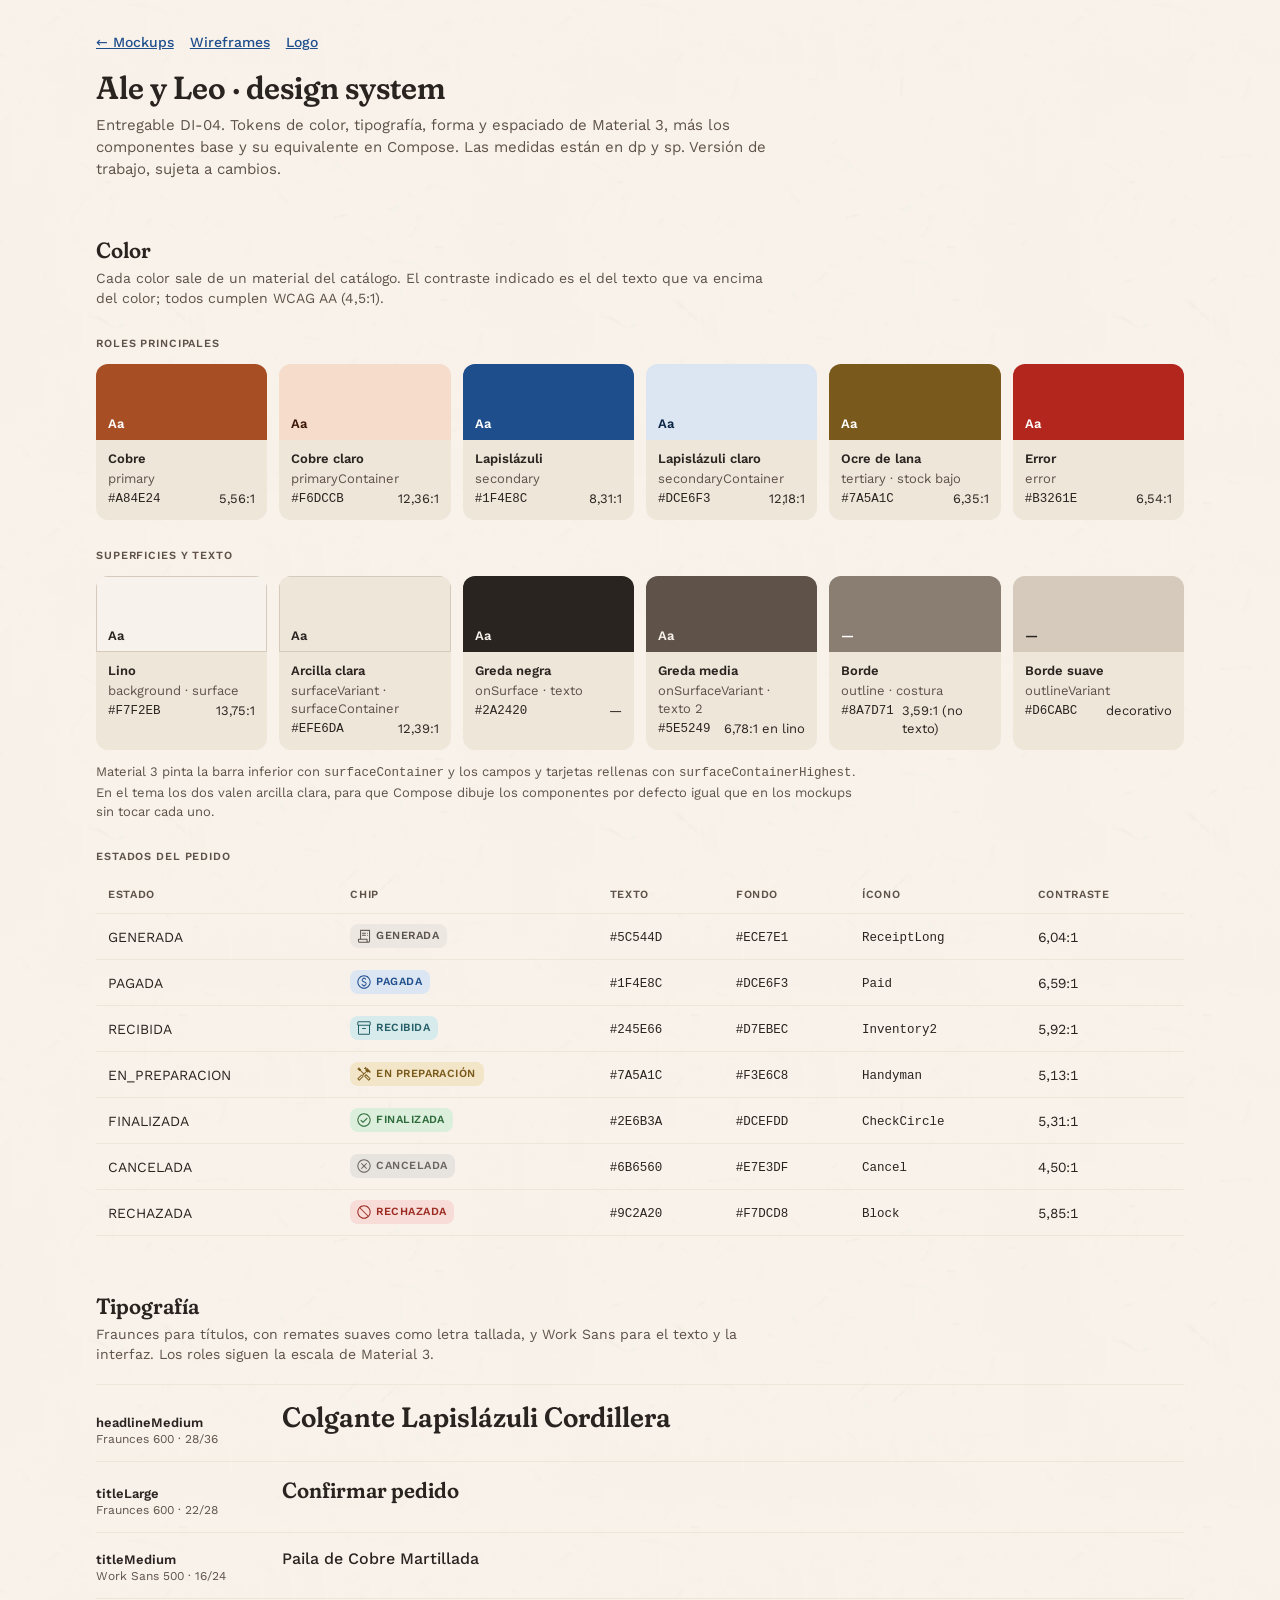
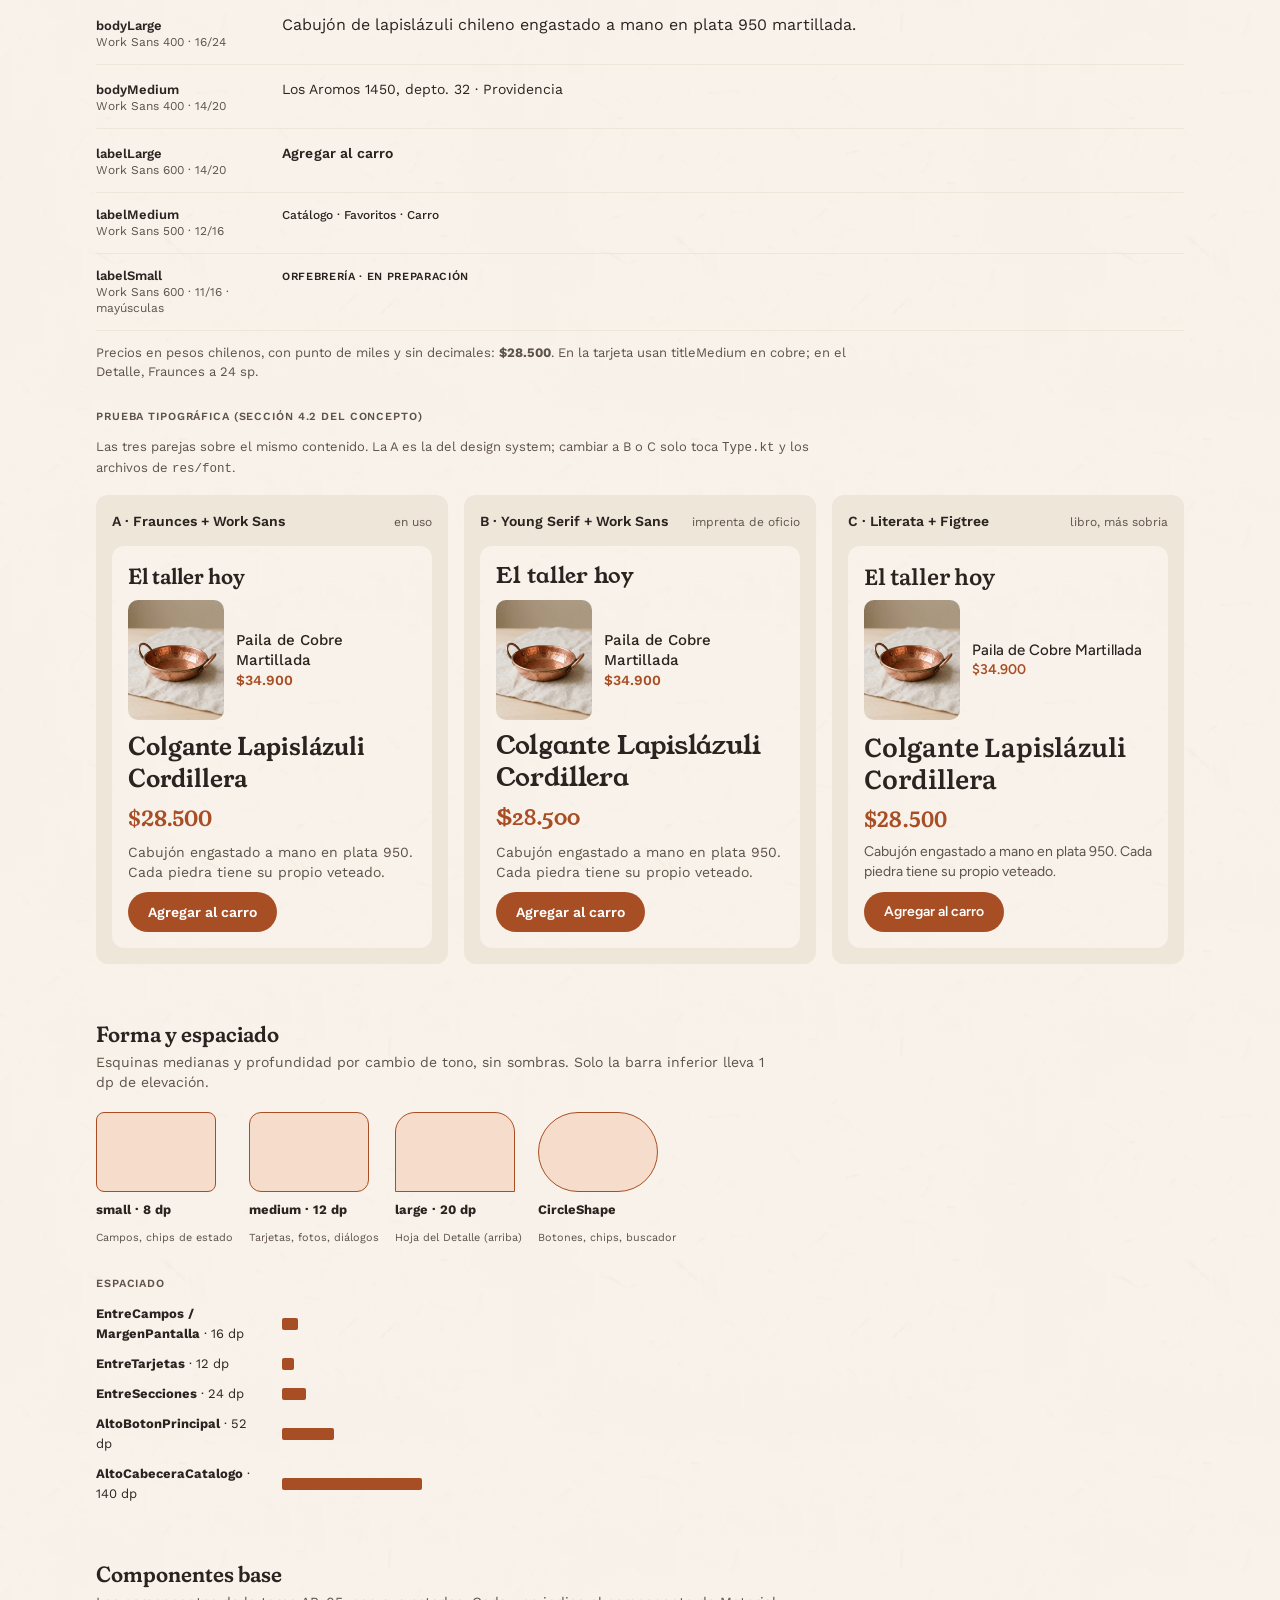
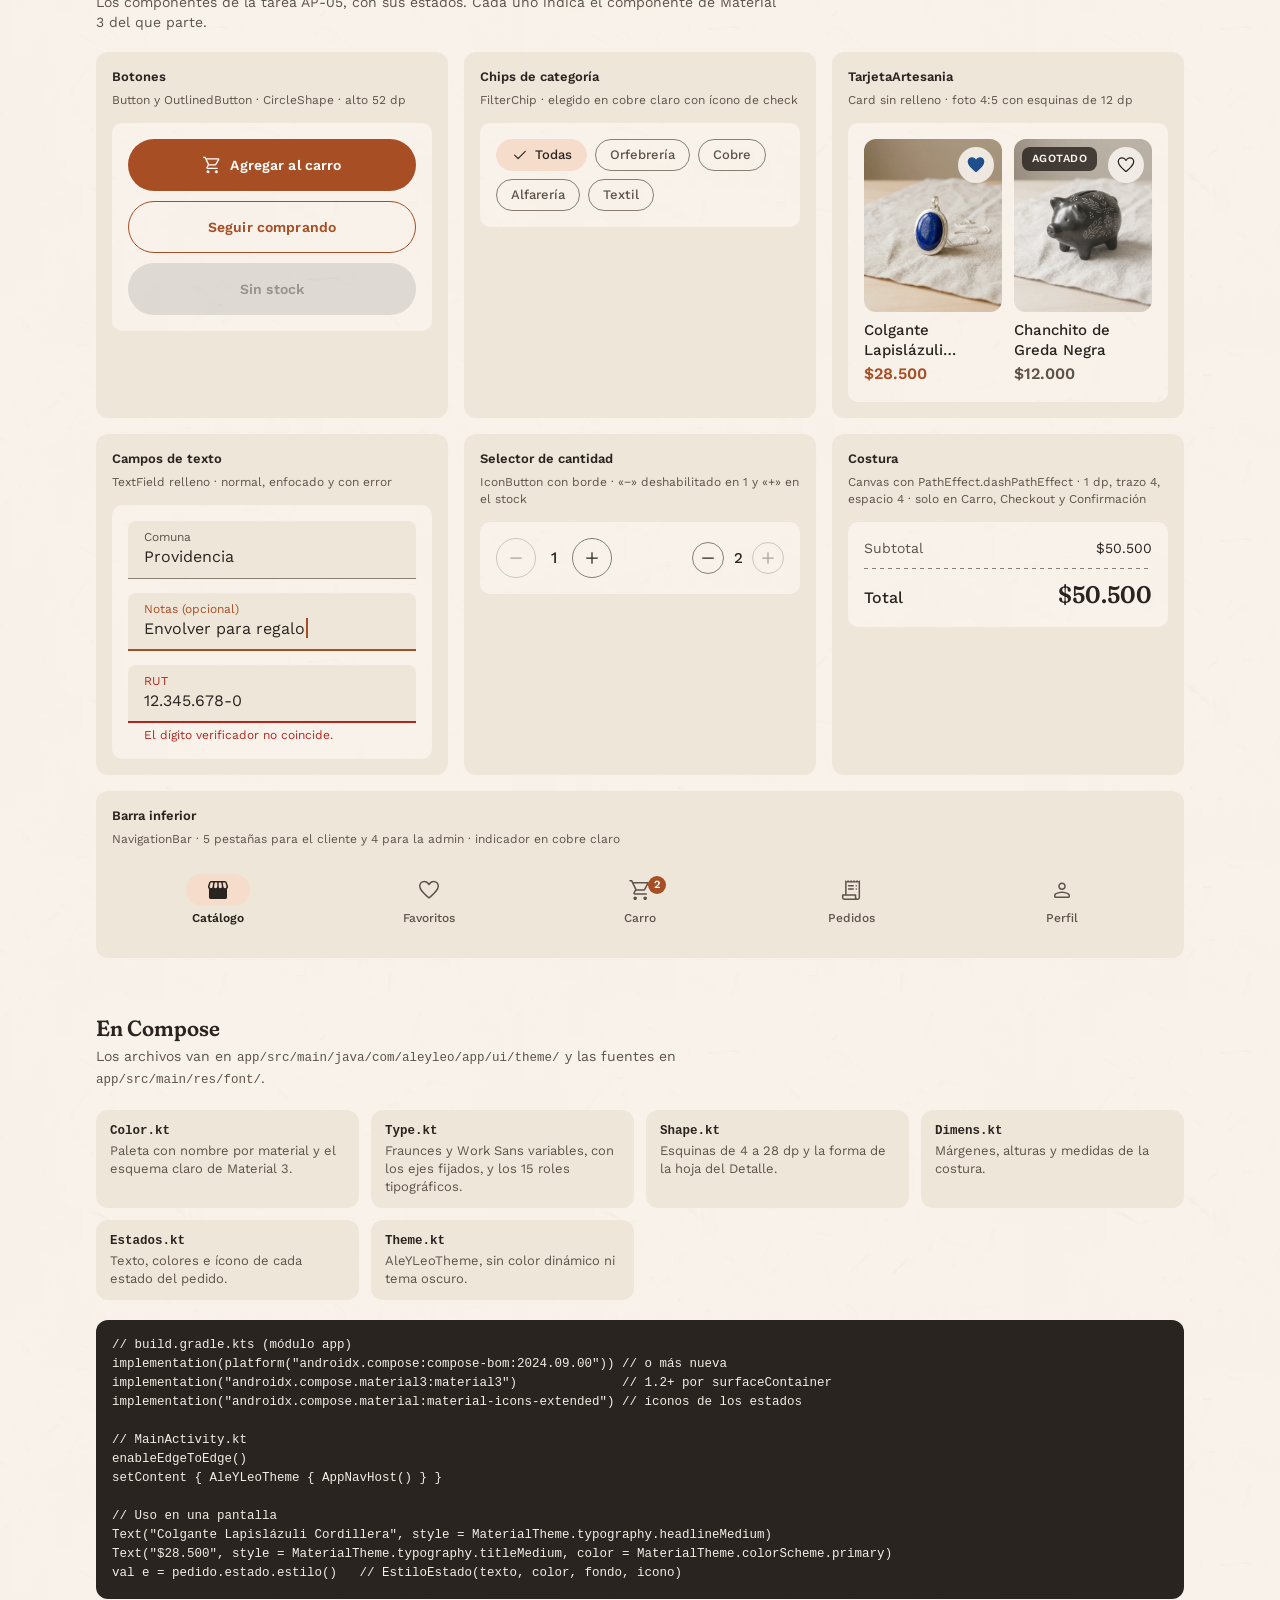
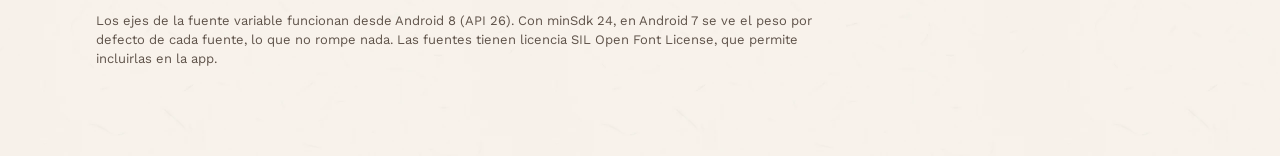
<file: diseno/prototipo/sistema.html>
<!doctype html>
<html lang="es">
<head>
<meta charset="utf-8">
<meta name="viewport" content="width=device-width, initial-scale=1, viewport-fit=cover">
<title>Ale y Leo · Design system</title>
<link rel="stylesheet" href="base.css">
<link rel="stylesheet" href="componentes.css">
<style>
  @font-face { font-family: "Young Serif"; src: url(fonts/young-serif-latin-400-normal.woff2) format("woff2"); font-weight: 400; }
  @font-face { font-family: "Literata"; src: url(fonts/literata-latin-wght-normal.woff2) format("woff2"); font-weight: 200 900; }
  @font-face { font-family: "Figtree"; src: url(fonts/figtree-latin-wght-normal.woff2) format("woff2"); font-weight: 300 900; }

  .page { max-width: 1120px; margin: 0 auto; padding-block: 32px 96px; padding-left: max(16px, env(safe-area-inset-left, 0px)); padding-right: max(16px, env(safe-area-inset-right, 0px)); }
  .back { font-size: 14px; margin: 0 0 16px; display: flex; gap: 16px; flex-wrap: wrap; }
  .back a { color: var(--secondary); font-weight: 500; }
  h1 { font: 600 32px/40px var(--serif); font-variation-settings: var(--soft); margin: 0 0 6px; text-wrap: balance; }
  .lead { color: var(--on-surface-variant); max-width: 680px; margin: 0; font-size: 15px; line-height: 22px; }
  section { margin-top: 56px; }
  h2 { font: 600 22px/28px var(--serif); font-variation-settings: var(--soft); margin: 0 0 4px; }
  h2 + p { color: var(--on-surface-variant); margin: 0 0 20px; max-width: 680px; }
  h3 { font: 600 11px/16px var(--sans); letter-spacing: .08em; text-transform: uppercase; color: var(--on-surface-variant); margin: 28px 0 12px; }
  code, .mono { font-family: ui-monospace, "SF Mono", Menlo, Consolas, monospace; font-size: 12.5px; }

  /* Color */
  .swatches { display: grid; grid-template-columns: repeat(auto-fill, minmax(160px, 1fr)); gap: 12px; }
  .sw { border-radius: 12px; overflow: hidden; background: var(--surface-variant); display: flex; flex-direction: column; min-width: 0; }
  .sw .c { height: 76px; display: flex; align-items: flex-end; padding: 8px 12px; font: 600 13px/16px var(--sans); }
  .sw .m { padding: 10px 12px 12px; display: flex; flex-direction: column; gap: 2px; font-size: 13px; line-height: 18px; }
  .sw .m b { font-weight: 600; }
  .sw .m .r { color: var(--on-surface-variant); }
  .sw .m .k { display: flex; justify-content: space-between; gap: 8px; }

  .tabla { overflow-x: auto; }
  table { border-collapse: collapse; width: 100%; font-size: 14px; min-width: 560px; }
  th, td { text-align: left; padding: 10px 12px; border-bottom: 1px solid var(--surface-variant); vertical-align: middle; }
  th { font: 600 11px/16px var(--sans); letter-spacing: .06em; text-transform: uppercase; color: var(--on-surface-variant); }
  td.num { font-variant-numeric: tabular-nums; }

  /* Tipografía */
  .escala { display: flex; flex-direction: column; border-top: 1px solid var(--surface-variant); }
  .esc { display: grid; grid-template-columns: 170px 1fr; gap: 16px; align-items: baseline; padding: 14px 0; border-bottom: 1px solid var(--surface-variant); }
  .esc .meta { font-size: 12px; line-height: 16px; color: var(--on-surface-variant); }
  .esc .meta b { display: block; color: var(--on-surface); font-size: 13px; font-weight: 600; }
  .esc .muestra { min-width: 0; }
  .t-hm { font: 600 28px/36px var(--serif); font-variation-settings: var(--soft); }
  .t-tl { font: 600 22px/28px var(--serif); font-variation-settings: var(--soft); }
  .t-tm { font: 500 16px/24px var(--sans); }
  .t-bl { font: 400 16px/24px var(--sans); }
  .t-bm { font: 400 14px/20px var(--sans); }
  .t-ll { font: 600 14px/20px var(--sans); letter-spacing: .01em; }
  .t-lm { font: 500 12px/16px var(--sans); }
  .t-ls { font: 600 11px/16px var(--sans); letter-spacing: .06em; text-transform: uppercase; }

  .prueba { display: grid; grid-template-columns: repeat(auto-fit, minmax(300px, 1fr)); gap: 16px; }
  .op { background: var(--surface-variant); border-radius: 12px; padding: 16px; display: flex; flex-direction: column; gap: 14px; min-width: 0; }
  .op .cab { display: flex; justify-content: space-between; align-items: baseline; gap: 8px; }
  .op .cab b { font: 600 14px/20px var(--sans); }
  .op .cab span { font-size: 12px; color: var(--on-surface-variant); }
  .op .lienzo { background: var(--background) url(assets/A2_textura.webp) 0 0 / 512px 512px repeat; border-radius: 12px; padding: 16px; display: flex; flex-direction: column; gap: 10px; }
  .op .mini-tarj { display: grid; grid-template-columns: 96px 1fr; gap: 12px; align-items: center; }
  .op .mini-tarj img { width: 96px; aspect-ratio: 4/5; object-fit: cover; border-radius: 10px; display: block; }
  .op .x-tit { font-size: 22px; line-height: 28px; }
  .op .x-nom { font-size: 26px; line-height: 32px; }
  .op .x-precio { font-size: 22px; line-height: 28px; color: var(--primary); }
  .op .x-card { font-size: 15px; line-height: 20px; font-weight: 500; }
  .op .x-body { font-size: 14px; line-height: 20px; color: var(--on-surface-variant); }
  .op .x-btn { align-self: flex-start; height: 40px; border-radius: 20px; padding: 0 20px; background: var(--primary); color: #fff; display: inline-flex; align-items: center; font-size: 14px; font-weight: 600; }
  .A .s { font-family: "Fraunces", Georgia, serif; font-weight: 600; font-variation-settings: var(--soft); }
  .A .n { font-family: "Work Sans", system-ui, sans-serif; }
  .B .s { font-family: "Young Serif", Georgia, serif; font-weight: 400; }
  .B .n { font-family: "Work Sans", system-ui, sans-serif; }
  .C .s { font-family: "Literata", Georgia, serif; font-weight: 600; }
  .C .n { font-family: "Figtree", system-ui, sans-serif; }
  .nota { font-size: 13px; line-height: 19px; color: var(--on-surface-variant); margin: 12px 0 0; max-width: 760px; }

  /* Forma y espacio */
  .formas { display: flex; flex-wrap: wrap; gap: 16px; }
  .forma { display: flex; flex-direction: column; gap: 8px; font-size: 13px; }
  .forma .f { width: 120px; height: 80px; background: var(--primary-container); border: 1px solid var(--primary); }
  .forma small { color: var(--on-surface-variant); }
  .esp { display: flex; flex-direction: column; gap: 10px; }
  .esp .r { display: grid; grid-template-columns: 170px 1fr; gap: 16px; align-items: center; font-size: 13px; }
  .esp .bar { height: 12px; background: var(--primary); border-radius: 2px; }

  /* Componentes */
  .comps { display: grid; grid-template-columns: repeat(auto-fit, minmax(300px, 1fr)); gap: 16px; }
  .comp { background: var(--surface-variant); border-radius: 12px; padding: 16px; display: flex; flex-direction: column; gap: 14px; min-width: 0; }
  .comp > .t { font: 600 13px/18px var(--sans); }
  .comp > .d { font-size: 12px; line-height: 17px; color: var(--on-surface-variant); margin-top: -8px; }
  .comp .lienzo { background: var(--background) url(assets/A2_textura.webp) 0 0 / 512px 512px repeat; border-radius: 10px; padding: 16px; display: flex; flex-wrap: wrap; gap: 10px; align-items: center; }
  .comp .lienzo.col { flex-direction: column; align-items: stretch; flex-wrap: nowrap; }
  .btn.disabled { background: rgba(42,36,32,.12); color: rgba(42,36,32,.38); }
  .field.err { border-bottom: 2px solid var(--error); padding-bottom: 8px; }
  .field.err label { color: var(--error); }
  .field-help { font-size: 12px; line-height: 16px; color: var(--error); padding: 4px 16px 0; }
  .comp .nav { height: 80px; padding-top: 12px; box-shadow: none; border-radius: 10px; }
  .comp .tarjeta { width: calc(50% - 6px); min-width: 0; }
  .comp .lienzo.pares { flex-wrap: nowrap; align-items: flex-start; gap: 12px; }

  /* Código */
  pre { background: var(--on-surface); color: #F3EDE4; border-radius: 12px; padding: 16px; overflow-x: auto; font: 12.5px/19px ui-monospace, "SF Mono", Menlo, Consolas, monospace; margin: 0; }
  .files { display: grid; grid-template-columns: repeat(auto-fit, minmax(260px, 1fr)); gap: 12px; margin-bottom: 20px; }
  .file { background: var(--surface-variant); border-radius: 12px; padding: 12px 14px; font-size: 13px; line-height: 18px; min-width: 0; }
  .file code { display: block; font-weight: 600; margin-bottom: 2px; color: var(--on-surface); }
  .file span { color: var(--on-surface-variant); }

  @media (max-width: 520px) { .esc, .esp .r { grid-template-columns: 1fr; gap: 4px; } }
</style>
</head>
<body>
<div class="page">
  <p class="back"><a href="index.html">← Mockups</a><a href="wireframes.html">Wireframes</a><a href="logo.html">Logo</a></p>
  <h1>Ale y Leo · design system</h1>
  <p class="lead">Entregable DI-04. Tokens de color, tipografía, forma y espaciado de Material 3, más los componentes base y su equivalente en Compose. Las medidas están en dp y sp. Versión de trabajo, sujeta a cambios.</p>

  <!-- ===== COLOR ===== -->
  <section id="color">
    <h2>Color</h2>
    <p>Cada color sale de un material del catálogo. El contraste indicado es el del texto que va encima del color; todos cumplen WCAG AA (4,5:1).</p>
    <h3>Roles principales</h3>
    <div class="swatches">
      <div class="sw"><div class="c" style="background:#A84E24;color:#fff">Aa</div><div class="m"><b>Cobre</b><span class="r">primary</span><span class="k"><code>#A84E24</code><span>5,56:1</span></span></div></div>
      <div class="sw"><div class="c" style="background:#F6DCCB;color:#3A1604">Aa</div><div class="m"><b>Cobre claro</b><span class="r">primaryContainer</span><span class="k"><code>#F6DCCB</code><span>12,36:1</span></span></div></div>
      <div class="sw"><div class="c" style="background:#1F4E8C;color:#fff">Aa</div><div class="m"><b>Lapislázuli</b><span class="r">secondary</span><span class="k"><code>#1F4E8C</code><span>8,31:1</span></span></div></div>
      <div class="sw"><div class="c" style="background:#DCE6F3;color:#0B2546">Aa</div><div class="m"><b>Lapislázuli claro</b><span class="r">secondaryContainer</span><span class="k"><code>#DCE6F3</code><span>12,18:1</span></span></div></div>
      <div class="sw"><div class="c" style="background:#7A5A1C;color:#fff">Aa</div><div class="m"><b>Ocre de lana</b><span class="r">tertiary · stock bajo</span><span class="k"><code>#7A5A1C</code><span>6,35:1</span></span></div></div>
      <div class="sw"><div class="c" style="background:#B3261E;color:#fff">Aa</div><div class="m"><b>Error</b><span class="r">error</span><span class="k"><code>#B3261E</code><span>6,54:1</span></span></div></div>
    </div>
    <h3>Superficies y texto</h3>
    <div class="swatches">
      <div class="sw"><div class="c" style="background:#F7F2EB;color:#2A2420;box-shadow:inset 0 0 0 1px #D6CABC">Aa</div><div class="m"><b>Lino</b><span class="r">background · surface</span><span class="k"><code>#F7F2EB</code><span>13,75:1</span></span></div></div>
      <div class="sw"><div class="c" style="background:#EFE6DA;color:#2A2420;box-shadow:inset 0 0 0 1px #D6CABC">Aa</div><div class="m"><b>Arcilla clara</b><span class="r">surfaceVariant · surfaceContainer</span><span class="k"><code>#EFE6DA</code><span>12,39:1</span></span></div></div>
      <div class="sw"><div class="c" style="background:#2A2420;color:#F7F2EB">Aa</div><div class="m"><b>Greda negra</b><span class="r">onSurface · texto</span><span class="k"><code>#2A2420</code><span>—</span></span></div></div>
      <div class="sw"><div class="c" style="background:#5E5249;color:#F7F2EB">Aa</div><div class="m"><b>Greda media</b><span class="r">onSurfaceVariant · texto 2</span><span class="k"><code>#5E5249</code><span>6,78:1 en lino</span></span></div></div>
      <div class="sw"><div class="c" style="background:#8A7D71;color:#fff">—</div><div class="m"><b>Borde</b><span class="r">outline · costura</span><span class="k"><code>#8A7D71</code><span>3,59:1 (no texto)</span></span></div></div>
      <div class="sw"><div class="c" style="background:#D6CABC;color:#2A2420">—</div><div class="m"><b>Borde suave</b><span class="r">outlineVariant</span><span class="k"><code>#D6CABC</code><span>decorativo</span></span></div></div>
    </div>
    <p class="nota">Material 3 pinta la barra inferior con <code>surfaceContainer</code> y los campos y tarjetas rellenas con <code>surfaceContainerHighest</code>. En el tema los dos valen arcilla clara, para que Compose dibuje los componentes por defecto igual que en los mockups sin tocar cada uno.</p>

    <h3>Estados del pedido</h3>
    <div class="tabla"><table>
      <thead><tr><th>Estado</th><th>Chip</th><th>Texto</th><th>Fondo</th><th>Ícono</th><th>Contraste</th></tr></thead>
      <tbody>
        <tr><td>GENERADA</td><td><span class="estado e-gen"><svg class="ic" aria-hidden="true" fill="currentColor" xmlns="http://www.w3.org/2000/svg" viewBox="0 -960 960 960"><path d="M222-80q-43.75 0-74.37-30.63Q117-141.25 117-185v-95q0-12.75 8.63-21.38Q134.25-310 147-310h97v-552q0-5.25 4.5-7.13Q253-871 257-867l36 36q4.64 5 10.82 5 6.18 0 11.18-5l38-38q4.64-5 10.82-5 6.18 0 11.18 5l37 38q4.64 5 10.82 5 6.18 0 11.18-5l38-38q4.64-5 10.82-5 6.18 0 11.18 5l38 38q4.64 5 10.82 5 6.18 0 11.18-5l38-38q4.64-5 10.82-5 6.18 0 11.18 5l38 38q4.64 5 10.82 5 6.18 0 11.18-5l38-38q4.64-5 10.82-5 6.18 0 11.18 5l38 38q4.64 5 10.82 5 6.18 0 11.18-5l36-36q4-4 8.5-2.13 4.5 1.88 4.5 7.13v677q0 43.75-30.62 74.37Q781.75-80 738-80H222Zm516-60q20 0 32.5-12.5T783-185v-595H304v470h359q12.75 0 21.38 8.62Q693-292.75 693-280v94.85q0 20.15 12.5 32.65T738-140ZM387-682h180q12.75 0 21.38 8.68 8.62 8.67 8.62 21.5 0 12.82-8.62 21.32-8.63 8.5-21.38 8.5H387q-12.75 0-21.37-8.68-8.63-8.67-8.63-21.5 0-12.82 8.63-21.32 8.62-8.5 21.37-8.5Zm0 134h180q12.75 0 21.38 8.68 8.62 8.67 8.62 21.5 0 12.82-8.62 21.32-8.63 8.5-21.38 8.5H387q-12.75 0-21.37-8.68-8.63-8.67-8.63-21.5 0-12.82 8.63-21.32 8.62-8.5 21.37-8.5Zm303-74q-12 0-21-9t-9-21q0-12 9-21t21-9q12 0 21 9t9 21q0 12-9 21t-21 9Zm0 129q-12 0-21-9t-9-21q0-12 9-21t21-9q12 0 21 9t9 21q0 12-9 21t-21 9ZM221-140h412v-110H177v65q0 20 12.65 32.5T221-140Zm-44 0v-110 110Z"/></svg>Generada</span></td><td><code>#5C544D</code></td><td><code>#ECE7E1</code></td><td><code>ReceiptLong</code></td><td class="num">6,04:1</td></tr>
        <tr><td>PAGADA</td><td><span class="estado e-pag"><svg class="ic" aria-hidden="true" fill="currentColor" xmlns="http://www.w3.org/2000/svg" viewBox="0 -960 960 960"><path d="M480-80q-82 0-155-31.5t-127.5-86Q143-252 111.5-325T80-480q0-83 31.5-156t86-127Q252-817 325-848.5T480-880q83 0 156 31.5T763-763q54 54 85.5 127T880-480q0 82-31.5 155T763-197.5q-54 54.5-127 86T480-80Zm0-60q142 0 241-99.5T820-480q0-142-99-241t-241-99q-141 0-240.5 99T140-480q0 141 99.5 240.5T480-140Zm0-340Zm18 278.5q8-8.5 8-19.5v-24q60-7 94.5-40.5T635-371q0-52-28.5-83T508-508q-63-21-86.5-41.5T398-603q0-31 22.5-48.5T482-669q24 0 43 9t33 27q7 8 17 11t19-2q11-5 14.5-16t-3.5-20q-17-24-41.5-38T508-715v-24q0-11-8-19t-19-8q-11 0-19.5 8t-8.5 19v24q-51 7-80.5 37T343-603q0 49 25.5 78t94.5 55q71 27 94 47t23 52q0 33-27 55.5T487-293q-33 0-60.5-16T384-354q-5-8-13.5-12.5T353-368q-13 5-17.5 15.5T338-331q20 33 47.5 53.5T451-247v27q0 11 8.5 19t19.5 8q11 0 19-8.5Z"/></svg>Pagada</span></td><td><code>#1F4E8C</code></td><td><code>#DCE6F3</code></td><td><code>Paid</code></td><td class="num">6,59:1</td></tr>
        <tr><td>RECIBIDA</td><td><span class="estado e-rec"><svg class="ic" aria-hidden="true" fill="currentColor" xmlns="http://www.w3.org/2000/svg" viewBox="0 -960 960 960"><path d="M180-80q-24.75 0-42.37-17.63Q120-115.25 120-140v-483q-17-6-28.5-21.39T80-680v-140q0-24.75 17.63-42.38Q115.25-880 140-880h680q24.75 0 42.38 17.62Q880-844.75 880-820v140q0 20.22-11.5 35.61T840-623v483q0 24.75-17.62 42.37Q804.75-80 780-80H180Zm0-540v480h600v-480H180Zm-40-60h680v-140H140v140Zm250 260h180q12.75 0 21.38-8.68 8.62-8.67 8.62-21.5 0-12.82-8.62-21.32-8.63-8.5-21.38-8.5H390q-12.75 0-21.37 8.68-8.63 8.67-8.63 21.5 0 12.82 8.63 21.32 8.62 8.5 21.37 8.5Zm90 40Z"/></svg>Recibida</span></td><td><code>#245E66</code></td><td><code>#D7EBEC</code></td><td><code>Inventory2</code></td><td class="num">5,92:1</td></tr>
        <tr><td>EN_PREPARACION</td><td><span class="estado e-pre"><svg class="ic" aria-hidden="true" fill="currentColor" xmlns="http://www.w3.org/2000/svg" viewBox="0 -960 960 960"><path d="M753-82q-5-2-10-7L501-331q-5-5-7-10t-2-11q0-6 2-11t7-10l85-85q5-5 10-7t11-2q6 0 11 2t10 7l242 242q5 5 7 10t2 11q0 6-2 11t-7 10l-85 85q-5 5-10 7t-11 2q-6 0-11-2Zm11-70 43-43-200-200-43 43 200 200ZM183.5-82q-5.5-2-10.5-7l-84-84q-5-5-7-10.5T80-195q0-6 2-11t7-10l225-225h85l38-38-175-175h-57L80-779l99-99 125 125v57l175 175 130-130-67-67 56-56H485l-18-18 128-128 18 18v113l56-56 169 169q15 15 23.5 34.5T870-600q0 20-6.5 38.5T845-528l-85-85-56 56-52-52-211 211v84L216-89q-5 5-10 7t-11 2q-6 0-11.5-2Zm11.5-70 200-200v-43h-43L152-195l43 43Zm0 0-43-43 22 21 21 22Zm569 0 43-43-43 43Z"/></svg>En preparación</span></td><td><code>#7A5A1C</code></td><td><code>#F3E6C8</code></td><td><code>Handyman</code></td><td class="num">5,13:1</td></tr>
        <tr><td>FINALIZADA</td><td><span class="estado e-fin"><svg class="ic" aria-hidden="true" fill="currentColor" xmlns="http://www.w3.org/2000/svg" viewBox="0 -960 960 960"><path d="m421-389-98-98q-9-9-22-9t-23 10q-9 9-9 22t9 22l122 123q9 9 21 9t21-9l239-239q10-10 10-23t-10-23q-10-9-23.5-8.5T635-603L421-389Zm59 309q-82 0-155-31.5t-127.5-86Q143-252 111.5-325T80-480q0-83 31.5-156t86-127Q252-817 325-848.5T480-880q83 0 156 31.5T763-763q54 54 85.5 127T880-480q0 82-31.5 155T763-197.5q-54 54.5-127 86T480-80Zm0-60q142 0 241-99.5T820-480q0-142-99-241t-241-99q-141 0-240.5 99T140-480q0 141 99.5 240.5T480-140Zm0-340Z"/></svg>Finalizada</span></td><td><code>#2E6B3A</code></td><td><code>#DCEFDD</code></td><td><code>CheckCircle</code></td><td class="num">5,31:1</td></tr>
        <tr><td>CANCELADA</td><td><span class="estado e-can"><svg class="ic" aria-hidden="true" fill="currentColor" xmlns="http://www.w3.org/2000/svg" viewBox="0 -960 960 960"><path d="m480-438 129 129q9 9 21 9t21-9q9-9 9-21t-9-21L522-480l129-129q9-9 9-21t-9-21q-9-9-21-9t-21 9L480-522 351-651q-9-9-21-9t-21 9q-9 9-9 21t9 21l129 129-129 129q-9 9-9 21t9 21q9 9 21 9t21-9l129-129Zm0 358q-82 0-155-31.5t-127.5-86Q143-252 111.5-325T80-480q0-83 31.5-156t86-127Q252-817 325-848.5T480-880q83 0 156 31.5T763-763q54 54 85.5 127T880-480q0 82-31.5 155T763-197.5q-54 54.5-127 86T480-80Zm0-60q142 0 241-99.5T820-480q0-142-99-241t-241-99q-141 0-240.5 99T140-480q0 141 99.5 240.5T480-140Zm0-340Z"/></svg>Cancelada</span></td><td><code>#6B6560</code></td><td><code>#E7E3DF</code></td><td><code>Cancel</code></td><td class="num">4,50:1</td></tr>
        <tr><td>RECHAZADA</td><td><span class="estado e-rech"><svg class="ic" aria-hidden="true" fill="currentColor" xmlns="http://www.w3.org/2000/svg" viewBox="0 -960 960 960"><path d="M324-111.5Q251-143 197-197t-85.5-127Q80-397 80-480t31.5-156Q143-709 197-763t127-85.5Q397-880 480-880t156 31.5Q709-817 763-763t85.5 127Q880-563 880-480t-31.5 156Q817-251 763-197t-127 85.5Q563-80 480-80t-156-31.5ZM480-140q61.01 0 117.51-20.5Q654-181 699-220L220-699q-38 46-59 102.17T140-480q0 142.37 98.81 241.19Q337.63-140 480-140Zm259-121q37-45 59-101.49 22-56.5 22-117.51 0-142.38-98.81-241.19T480-820q-60.66 0-116.83 21T261-739l478 478ZM480-480Z"/></svg>Rechazada</span></td><td><code>#9C2A20</code></td><td><code>#F7DCD8</code></td><td><code>Block</code></td><td class="num">5,85:1</td></tr>
      </tbody>
    </table></div>
  </section>

  <!-- ===== TIPOGRAFÍA ===== -->
  <section id="tipografia">
    <h2>Tipografía</h2>
    <p>Fraunces para títulos, con remates suaves como letra tallada, y Work Sans para el texto y la interfaz. Los roles siguen la escala de Material 3.</p>
    <div class="escala">
      <div class="esc"><div class="meta"><b>headlineMedium</b>Fraunces 600 · 28/36</div><div class="muestra t-hm">Colgante Lapislázuli Cordillera</div></div>
      <div class="esc"><div class="meta"><b>titleLarge</b>Fraunces 600 · 22/28</div><div class="muestra t-tl">Confirmar pedido</div></div>
      <div class="esc"><div class="meta"><b>titleMedium</b>Work Sans 500 · 16/24</div><div class="muestra t-tm">Paila de Cobre Martillada</div></div>
      <div class="esc"><div class="meta"><b>bodyLarge</b>Work Sans 400 · 16/24</div><div class="muestra t-bl">Cabujón de lapislázuli chileno engastado a mano en plata 950 martillada.</div></div>
      <div class="esc"><div class="meta"><b>bodyMedium</b>Work Sans 400 · 14/20</div><div class="muestra t-bm">Los Aromos 1450, depto. 32 · Providencia</div></div>
      <div class="esc"><div class="meta"><b>labelLarge</b>Work Sans 600 · 14/20</div><div class="muestra t-ll">Agregar al carro</div></div>
      <div class="esc"><div class="meta"><b>labelMedium</b>Work Sans 500 · 12/16</div><div class="muestra t-lm">Catálogo · Favoritos · Carro</div></div>
      <div class="esc"><div class="meta"><b>labelSmall</b>Work Sans 600 · 11/16 · mayúsculas</div><div class="muestra t-ls">Orfebrería · En preparación</div></div>
    </div>
    <p class="nota">Precios en pesos chilenos, con punto de miles y sin decimales: <b>$28.500</b>. En la tarjeta usan titleMedium en cobre; en el Detalle, Fraunces a 24 sp.</p>

    <h3>Prueba tipográfica (sección 4.2 del concepto)</h3>
    <p class="nota" style="margin:0 0 16px">Las tres parejas sobre el mismo contenido. La A es la del design system; cambiar a B o C solo toca <code>Type.kt</code> y los archivos de <code>res/font</code>.</p>
    <div class="prueba">
      <div class="op A"><div class="cab"><b>A · Fraunces + Work Sans</b><span>en uso</span></div><div class="lienzo">
        <div class="s x-tit">El taller hoy</div>
        <div class="mini-tarj"><img src="assets/F2_paila.webp" alt=""><div><div class="n x-card">Paila de Cobre Martillada</div><div class="n" style="color:var(--primary);font-weight:600">$34.900</div></div></div>
        <div class="s x-nom">Colgante Lapislázuli Cordillera</div><div class="s x-precio">$28.500</div>
        <div class="n x-body">Cabujón engastado a mano en plata 950. Cada piedra tiene su propio veteado.</div>
        <span class="n x-btn">Agregar al carro</span></div></div>
      <div class="op B"><div class="cab"><b>B · Young Serif + Work Sans</b><span>imprenta de oficio</span></div><div class="lienzo">
        <div class="s x-tit">El taller hoy</div>
        <div class="mini-tarj"><img src="assets/F2_paila.webp" alt=""><div><div class="n x-card">Paila de Cobre Martillada</div><div class="n" style="color:var(--primary);font-weight:600">$34.900</div></div></div>
        <div class="s x-nom">Colgante Lapislázuli Cordillera</div><div class="s x-precio">$28.500</div>
        <div class="n x-body">Cabujón engastado a mano en plata 950. Cada piedra tiene su propio veteado.</div>
        <span class="n x-btn">Agregar al carro</span></div></div>
      <div class="op C"><div class="cab"><b>C · Literata + Figtree</b><span>libro, más sobria</span></div><div class="lienzo">
        <div class="s x-tit">El taller hoy</div>
        <div class="mini-tarj"><img src="assets/F2_paila.webp" alt=""><div><div class="n x-card">Paila de Cobre Martillada</div><div class="n" style="color:var(--primary);font-weight:600">$34.900</div></div></div>
        <div class="s x-nom">Colgante Lapislázuli Cordillera</div><div class="s x-precio">$28.500</div>
        <div class="n x-body">Cabujón engastado a mano en plata 950. Cada piedra tiene su propio veteado.</div>
        <span class="n x-btn">Agregar al carro</span></div></div>
    </div>
  </section>

  <!-- ===== FORMA Y ESPACIO ===== -->
  <section id="forma">
    <h2>Forma y espaciado</h2>
    <p>Esquinas medianas y profundidad por cambio de tono, sin sombras. Solo la barra inferior lleva 1 dp de elevación.</p>
    <div class="formas">
      <div class="forma"><div class="f" style="border-radius:8px"></div><b>small · 8 dp</b><small>Campos, chips de estado</small></div>
      <div class="forma"><div class="f" style="border-radius:12px"></div><b>medium · 12 dp</b><small>Tarjetas, fotos, diálogos</small></div>
      <div class="forma"><div class="f" style="border-radius:20px 20px 0 0"></div><b>large · 20 dp</b><small>Hoja del Detalle (arriba)</small></div>
      <div class="forma"><div class="f" style="border-radius:40px"></div><b>CircleShape</b><small>Botones, chips, buscador</small></div>
    </div>
    <h3>Espaciado</h3>
    <div class="esp">
      <div class="r"><span><b>EntreCampos / MargenPantalla</b> · 16 dp</span><span class="bar" style="width:16px"></span></div>
      <div class="r"><span><b>EntreTarjetas</b> · 12 dp</span><span class="bar" style="width:12px"></span></div>
      <div class="r"><span><b>EntreSecciones</b> · 24 dp</span><span class="bar" style="width:24px"></span></div>
      <div class="r"><span><b>AltoBotonPrincipal</b> · 52 dp</span><span class="bar" style="width:52px"></span></div>
      <div class="r"><span><b>AltoCabeceraCatalogo</b> · 140 dp</span><span class="bar" style="width:140px"></span></div>
    </div>
  </section>

  <!-- ===== COMPONENTES ===== -->
  <section id="componentes">
    <h2>Componentes base</h2>
    <p>Los componentes de la tarea AP-05, con sus estados. Cada uno indica el componente de Material 3 del que parte.</p>
    <div class="comps">
      <div class="comp"><div class="t">Botones</div><div class="d">Button y OutlinedButton · CircleShape · alto 52 dp</div>
        <div class="lienzo col"><div class="btn primary"><svg class="ic" aria-hidden="true" fill="currentColor" xmlns="http://www.w3.org/2000/svg" viewBox="0 -960 960 960"><path d="M236-102.21q-21-21.21-21-51T236.21-204q21.21-21 51-21T338-203.79q21 21.21 21 51T337.79-102q-21.21 21-51 21T236-102.21Zm400 0q-21-21.21-21-51T636.21-204q21.21-21 51-21T738-203.79q21 21.21 21 51T737.79-102q-21.21 21-51 21T636-102.21ZM235-741l110 228h288l125-228H235Zm-30-60h589.07q22.97 0 34.95 21 11.98 21-.02 42L694-495q-11 19-28.56 30.5T627-453H324l-56 104h461q12.75 0 21.38 8.68 8.62 8.67 8.62 21.5 0 12.82-8.62 21.32-8.63 8.5-21.38 8.5H277q-42 0-60.5-28t.5-63l64-118-152-322H81q-12.75 0-21.37-8.68-8.63-8.67-8.63-21.5 0-12.82 8.63-21.32Q68.25-880 81-880h68q9 0 16.2 4.43 7.2 4.44 10.8 12.57l29 62Zm140 288h288-288Z"/></svg>Agregar al carro</div><div class="btn outline">Seguir comprando</div><div class="btn disabled">Sin stock</div></div></div>
      <div class="comp"><div class="t">Chips de categoría</div><div class="d">FilterChip · elegido en cobre claro con ícono de check</div>
        <div class="lienzo" style="padding-inline:0"><div class="chips" style="flex-wrap:wrap;overflow:visible;white-space:normal"><span class="chip sel"><svg class="ic" aria-hidden="true" fill="currentColor" xmlns="http://www.w3.org/2000/svg" viewBox="0 -960 960 960"><path d="m378-332 363-363q9-9 21.5-9t21.5 9q9 9 9 21.5t-9 21.5L399-267q-9 9-21 9t-21-9L175-449q-9-9-8.5-21.5T176-492q9-9 21.5-9t21.5 9l159 160Z"/></svg>Todas</span><span class="chip">Orfebrería</span><span class="chip">Cobre</span><span class="chip">Alfarería</span><span class="chip">Textil</span></div></div></div>
      <div class="comp"><div class="t">TarjetaArtesania</div><div class="d">Card sin relleno · foto 4:5 con esquinas de 12 dp</div>
        <div class="lienzo pares">
          <div class="tarjeta"><div class="foto"><img src="assets/F1_colgante.webp" alt=""><span class="heart on"><svg class="ic" aria-hidden="true" fill="currentColor" xmlns="http://www.w3.org/2000/svg" viewBox="0 -960 960 960"><path d="M458-144q-11-4-19-12l-53-49Q262-320 171-424.5T80-643q0-90 60.5-150.5T290-854q51 0 101 24.5t89 80.5q44-56 91-80.5t99-24.5q89 0 149.5 60.5T880-643q0 114-91 218.5T574-205l-53 49q-8 8-19 12t-22 4q-11 0-22-4Z"/></svg></span></div><div class="nom">Colgante Lapislázuli Cordillera</div><div class="precio">$28.500</div></div>
          <div class="tarjeta agotada"><div class="foto"><img src="assets/F3_chanchito.webp" alt=""><span class="heart"><svg class="ic" aria-hidden="true" fill="currentColor" xmlns="http://www.w3.org/2000/svg" viewBox="0 -960 960 960"><path d="M458.19-144Q447-148 439-156l-53-49Q262-320 171-424.5T80-643q0-90.15 60.5-150.58Q201-854 290-854q51 0 101 24.5t89 80.5q44-56 91-80.5t99-24.5q89 0 149.5 60.42Q880-733.15 880-643q0 114-91 218.5T574-205l-53 49q-8.25 8.38-19.12 12.19Q491-140 480.19-140q-10.8 0-22-4ZM454-683q-27-49-71-80t-93-31q-66 0-108 42.5t-42 108.93q0 57.57 38.88 121.22 38.88 63.66 93 123.5Q326-338 384-286.5q58 51.5 96 86.5 38-34 96-86t112-112.5q54-60.5 93-124.19T820-643q0-66-42.5-108.5T670-794q-50 0-93.5 30.5T504-683q-5 8-11 11.5t-14 3.5q-8 0-14.5-3.5T454-683Zm26 186Z"/></svg></span><span class="agotado">Agotado</span></div><div class="nom">Chanchito de Greda Negra</div><div class="precio">$12.000</div></div>
        </div></div>
      <div class="comp"><div class="t">Campos de texto</div><div class="d">TextField relleno · normal, enfocado y con error</div>
        <div class="lienzo col" style="gap:14px">
          <div class="field"><label>Comuna</label><div class="v">Providencia</div></div>
          <div class="field focus"><label>Notas (opcional)</label><div class="v">Envolver para regalo<span class="caret"></span></div></div>
          <div><div class="field err"><label>RUT</label><div class="v">12.345.678-0</div></div><div class="field-help">El dígito verificador no coincide.</div></div>
        </div></div>
      <div class="comp"><div class="t">Selector de cantidad</div><div class="d">IconButton con borde · «−» deshabilitado en 1 y «+» en el stock</div>
        <div class="lienzo" style="justify-content:space-between"><div class="qty"><span class="b off"><svg class="ic" aria-hidden="true" fill="currentColor" xmlns="http://www.w3.org/2000/svg" viewBox="0 -960 960 960"><path d="M230-450q-12.75 0-21.37-8.68-8.63-8.67-8.63-21.5 0-12.82 8.63-21.32 8.62-8.5 21.37-8.5h500q12.75 0 21.38 8.68 8.62 8.67 8.62 21.5 0 12.82-8.62 21.32-8.63 8.5-21.38 8.5H230Z"/></svg></span><span class="n">1</span><span class="b"><svg class="ic" aria-hidden="true" fill="currentColor" xmlns="http://www.w3.org/2000/svg" viewBox="0 -960 960 960"><path d="M450-450H230q-12.75 0-21.37-8.68-8.63-8.67-8.63-21.5 0-12.82 8.63-21.32 8.62-8.5 21.37-8.5h220v-220q0-12.75 8.68-21.38 8.67-8.62 21.5-8.62 12.82 0 21.32 8.62 8.5 8.63 8.5 21.38v220h220q12.75 0 21.38 8.68 8.62 8.67 8.62 21.5 0 12.82-8.62 21.32-8.63 8.5-21.38 8.5H510v220q0 12.75-8.68 21.37-8.67 8.63-21.5 8.63-12.82 0-21.32-8.63-8.5-8.62-8.5-21.37v-220Z"/></svg></span></div><div class="qty sm"><span class="b"><svg class="ic" aria-hidden="true" fill="currentColor" xmlns="http://www.w3.org/2000/svg" viewBox="0 -960 960 960"><path d="M230-450q-12.75 0-21.37-8.68-8.63-8.67-8.63-21.5 0-12.82 8.63-21.32 8.62-8.5 21.37-8.5h500q12.75 0 21.38 8.68 8.62 8.67 8.62 21.5 0 12.82-8.62 21.32-8.63 8.5-21.38 8.5H230Z"/></svg></span><span class="n">2</span><span class="b off"><svg class="ic" aria-hidden="true" fill="currentColor" xmlns="http://www.w3.org/2000/svg" viewBox="0 -960 960 960"><path d="M450-450H230q-12.75 0-21.37-8.68-8.63-8.67-8.63-21.5 0-12.82 8.63-21.32 8.62-8.5 21.37-8.5h220v-220q0-12.75 8.68-21.38 8.67-8.62 21.5-8.62 12.82 0 21.32 8.62 8.5 8.63 8.5 21.38v220h220q12.75 0 21.38 8.68 8.62 8.67 8.62 21.5 0 12.82-8.62 21.32-8.63 8.5-21.38 8.5H510v220q0 12.75-8.68 21.37-8.67 8.63-21.5 8.63-12.82 0-21.32-8.63-8.5-8.62-8.5-21.37v-220Z"/></svg></span></div></div></div>
      <div class="comp"><div class="t">Costura</div><div class="d">Canvas con PathEffect.dashPathEffect · 1 dp, trazo 4, espacio 4 · solo en Carro, Checkout y Confirmación</div>
        <div class="lienzo col"><div class="linea"><span class="muted">Subtotal</span><span>$50.500</span></div><div class="costura"></div><div class="total"><span style="font:500 16px/24px var(--sans)">Total</span><span class="v" style="font-size:24px;line-height:32px">$50.500</span></div></div></div>
      <div class="comp" style="grid-column:1 / -1"><div class="t">Barra inferior</div><div class="d">NavigationBar · 5 pestañas para el cliente y 4 para la admin · indicador en cobre claro</div>
        <div class="nav"><div class="it on"><span class="pill"><svg class="ic" aria-hidden="true" fill="currentColor" xmlns="http://www.w3.org/2000/svg" viewBox="0 -960 960 960"><path d="M179-120q-24 0-42-18t-18-42v-339q-28-24-37-59t2-70l43-135q8-27 28-42t46-15h553q28 0 49 15.5t29 41.5l44 135q11 35 1.5 70T840-519v339q0 24-18 42t-42 18H179Zm391-430q29 0 49-19t16-46l-25-165H510v165q0 26 17 45.5t43 19.5Zm-187 0q28 0 47.5-19t19.5-46v-165H350l-25 165q-4 26 14 45.5t44 19.5Zm-182 0q24 0 41.5-16.5T263-607l26-173H189l-46 146q-10 31 8 57.5t50 26.5Zm557 0q32 0 50.5-26t8.5-58l-46-146H671l26 173q3 24 20.5 40.5T758-550Z"/></svg></span>Catálogo</div><div class="it"><span class="pill"><svg class="ic" aria-hidden="true" fill="currentColor" xmlns="http://www.w3.org/2000/svg" viewBox="0 -960 960 960"><path d="M458.19-144Q447-148 439-156l-53-49Q262-320 171-424.5T80-643q0-90.15 60.5-150.58Q201-854 290-854q51 0 101 24.5t89 80.5q44-56 91-80.5t99-24.5q89 0 149.5 60.42Q880-733.15 880-643q0 114-91 218.5T574-205l-53 49q-8.25 8.38-19.12 12.19Q491-140 480.19-140q-10.8 0-22-4ZM454-683q-27-49-71-80t-93-31q-66 0-108 42.5t-42 108.93q0 57.57 38.88 121.22 38.88 63.66 93 123.5Q326-338 384-286.5q58 51.5 96 86.5 38-34 96-86t112-112.5q54-60.5 93-124.19T820-643q0-66-42.5-108.5T670-794q-50 0-93.5 30.5T504-683q-5 8-11 11.5t-14 3.5q-8 0-14.5-3.5T454-683Zm26 186Z"/></svg></span>Favoritos</div><div class="it"><span class="pill"><svg class="ic" aria-hidden="true" fill="currentColor" xmlns="http://www.w3.org/2000/svg" viewBox="0 -960 960 960"><path d="M236-102.21q-21-21.21-21-51T236.21-204q21.21-21 51-21T338-203.79q21 21.21 21 51T337.79-102q-21.21 21-51 21T236-102.21Zm400 0q-21-21.21-21-51T636.21-204q21.21-21 51-21T738-203.79q21 21.21 21 51T737.79-102q-21.21 21-51 21T636-102.21ZM235-741l110 228h288l125-228H235Zm-30-60h589.07q22.97 0 34.95 21 11.98 21-.02 42L694-495q-11 19-28.56 30.5T627-453H324l-56 104h461q12.75 0 21.38 8.68 8.62 8.67 8.62 21.5 0 12.82-8.62 21.32-8.63 8.5-21.38 8.5H277q-42 0-60.5-28t.5-63l64-118-152-322H81q-12.75 0-21.37-8.68-8.63-8.67-8.63-21.5 0-12.82 8.63-21.32Q68.25-880 81-880h68q9 0 16.2 4.43 7.2 4.44 10.8 12.57l29 62Zm140 288h288-288Z"/></svg><span class="badge" style="right:6px">2</span></span>Carro</div><div class="it"><span class="pill"><svg class="ic" aria-hidden="true" fill="currentColor" xmlns="http://www.w3.org/2000/svg" viewBox="0 -960 960 960"><path d="M222-80q-43.75 0-74.37-30.63Q117-141.25 117-185v-95q0-12.75 8.63-21.38Q134.25-310 147-310h97v-552q0-5.25 4.5-7.13Q253-871 257-867l36 36q4.64 5 10.82 5 6.18 0 11.18-5l38-38q4.64-5 10.82-5 6.18 0 11.18 5l37 38q4.64 5 10.82 5 6.18 0 11.18-5l38-38q4.64-5 10.82-5 6.18 0 11.18 5l38 38q4.64 5 10.82 5 6.18 0 11.18-5l38-38q4.64-5 10.82-5 6.18 0 11.18 5l38 38q4.64 5 10.82 5 6.18 0 11.18-5l38-38q4.64-5 10.82-5 6.18 0 11.18 5l38 38q4.64 5 10.82 5 6.18 0 11.18-5l36-36q4-4 8.5-2.13 4.5 1.88 4.5 7.13v677q0 43.75-30.62 74.37Q781.75-80 738-80H222Zm516-60q20 0 32.5-12.5T783-185v-595H304v470h359q12.75 0 21.38 8.62Q693-292.75 693-280v94.85q0 20.15 12.5 32.65T738-140ZM387-682h180q12.75 0 21.38 8.68 8.62 8.67 8.62 21.5 0 12.82-8.62 21.32-8.63 8.5-21.38 8.5H387q-12.75 0-21.37-8.68-8.63-8.67-8.63-21.5 0-12.82 8.63-21.32 8.62-8.5 21.37-8.5Zm0 134h180q12.75 0 21.38 8.68 8.62 8.67 8.62 21.5 0 12.82-8.62 21.32-8.63 8.5-21.38 8.5H387q-12.75 0-21.37-8.68-8.63-8.67-8.63-21.5 0-12.82 8.63-21.32 8.62-8.5 21.37-8.5Zm303-74q-12 0-21-9t-9-21q0-12 9-21t21-9q12 0 21 9t9 21q0 12-9 21t-21 9Zm0 129q-12 0-21-9t-9-21q0-12 9-21t21-9q12 0 21 9t9 21q0 12-9 21t-21 9ZM221-140h412v-110H177v65q0 20 12.65 32.5T221-140Zm-44 0v-110 110Z"/></svg></span>Pedidos</div><div class="it"><span class="pill"><svg class="ic" aria-hidden="true" fill="currentColor" xmlns="http://www.w3.org/2000/svg" viewBox="0 -960 960 960"><path d="M372-523q-42-42-42-108t42-108q42-42 108-42t108 42q42 42 42 108t-42 108q-42 42-108 42t-108-42ZM160-220v-34q0-38 19-65t49-41q67-30 128.5-45T480-420q62 0 123 15.5T731-360q31 14 50 41t19 65v34q0 25-17.5 42.5T740-160H220q-25 0-42.5-17.5T160-220Zm60 0h520v-34q0-16-9.5-30.5T707-306q-64-31-117-42.5T480-360q-57 0-111 11.5T252-306q-14 7-23 21.5t-9 30.5v34Zm324.5-346.5Q570-592 570-631t-25.5-64.5Q519-721 480-721t-64.5 25.5Q390-670 390-631t25.5 64.5Q441-541 480-541t64.5-25.5ZM480-631Zm0 411Z"/></svg></span>Perfil</div></div></div>
    </div>
  </section>

  <!-- ===== COMPOSE ===== -->
  <section id="compose">
    <h2>En Compose</h2>
    <p>Los archivos van en <code>app/src/main/java/com/aleyleo/app/ui/theme/</code> y las fuentes en <code>app/src/main/res/font/</code>.</p>
    <div class="files">
      <div class="file"><code>Color.kt</code><span>Paleta con nombre por material y el esquema claro de Material 3.</span></div>
      <div class="file"><code>Type.kt</code><span>Fraunces y Work Sans variables, con los ejes fijados, y los 15 roles tipográficos.</span></div>
      <div class="file"><code>Shape.kt</code><span>Esquinas de 4 a 28 dp y la forma de la hoja del Detalle.</span></div>
      <div class="file"><code>Dimens.kt</code><span>Márgenes, alturas y medidas de la costura.</span></div>
      <div class="file"><code>Estados.kt</code><span>Texto, colores e ícono de cada estado del pedido.</span></div>
      <div class="file"><code>Theme.kt</code><span>AleYLeoTheme, sin color dinámico ni tema oscuro.</span></div>
    </div>
<pre>// build.gradle.kts (módulo app)
implementation(platform("androidx.compose:compose-bom:2024.09.00")) // o más nueva
implementation("androidx.compose.material3:material3")              // 1.2+ por surfaceContainer
implementation("androidx.compose.material:material-icons-extended") // íconos de los estados

// MainActivity.kt
enableEdgeToEdge()
setContent { AleYLeoTheme { AppNavHost() } }

// Uso en una pantalla
Text("Colgante Lapislázuli Cordillera", style = MaterialTheme.typography.headlineMedium)
Text("$28.500", style = MaterialTheme.typography.titleMedium, color = MaterialTheme.colorScheme.primary)
val e = pedido.estado.estilo()   // EstiloEstado(texto, color, fondo, icono)</pre>
    <p class="nota">Los ejes de la fuente variable funcionan desde Android 8 (API 26). Con minSdk 24, en Android 7 se ve el peso por defecto de cada fuente, lo que no rompe nada. Las fuentes tienen licencia SIL Open Font License, que permite incluirlas en la app.</p>
  </section>
</div>
</body>
</html>
</file>
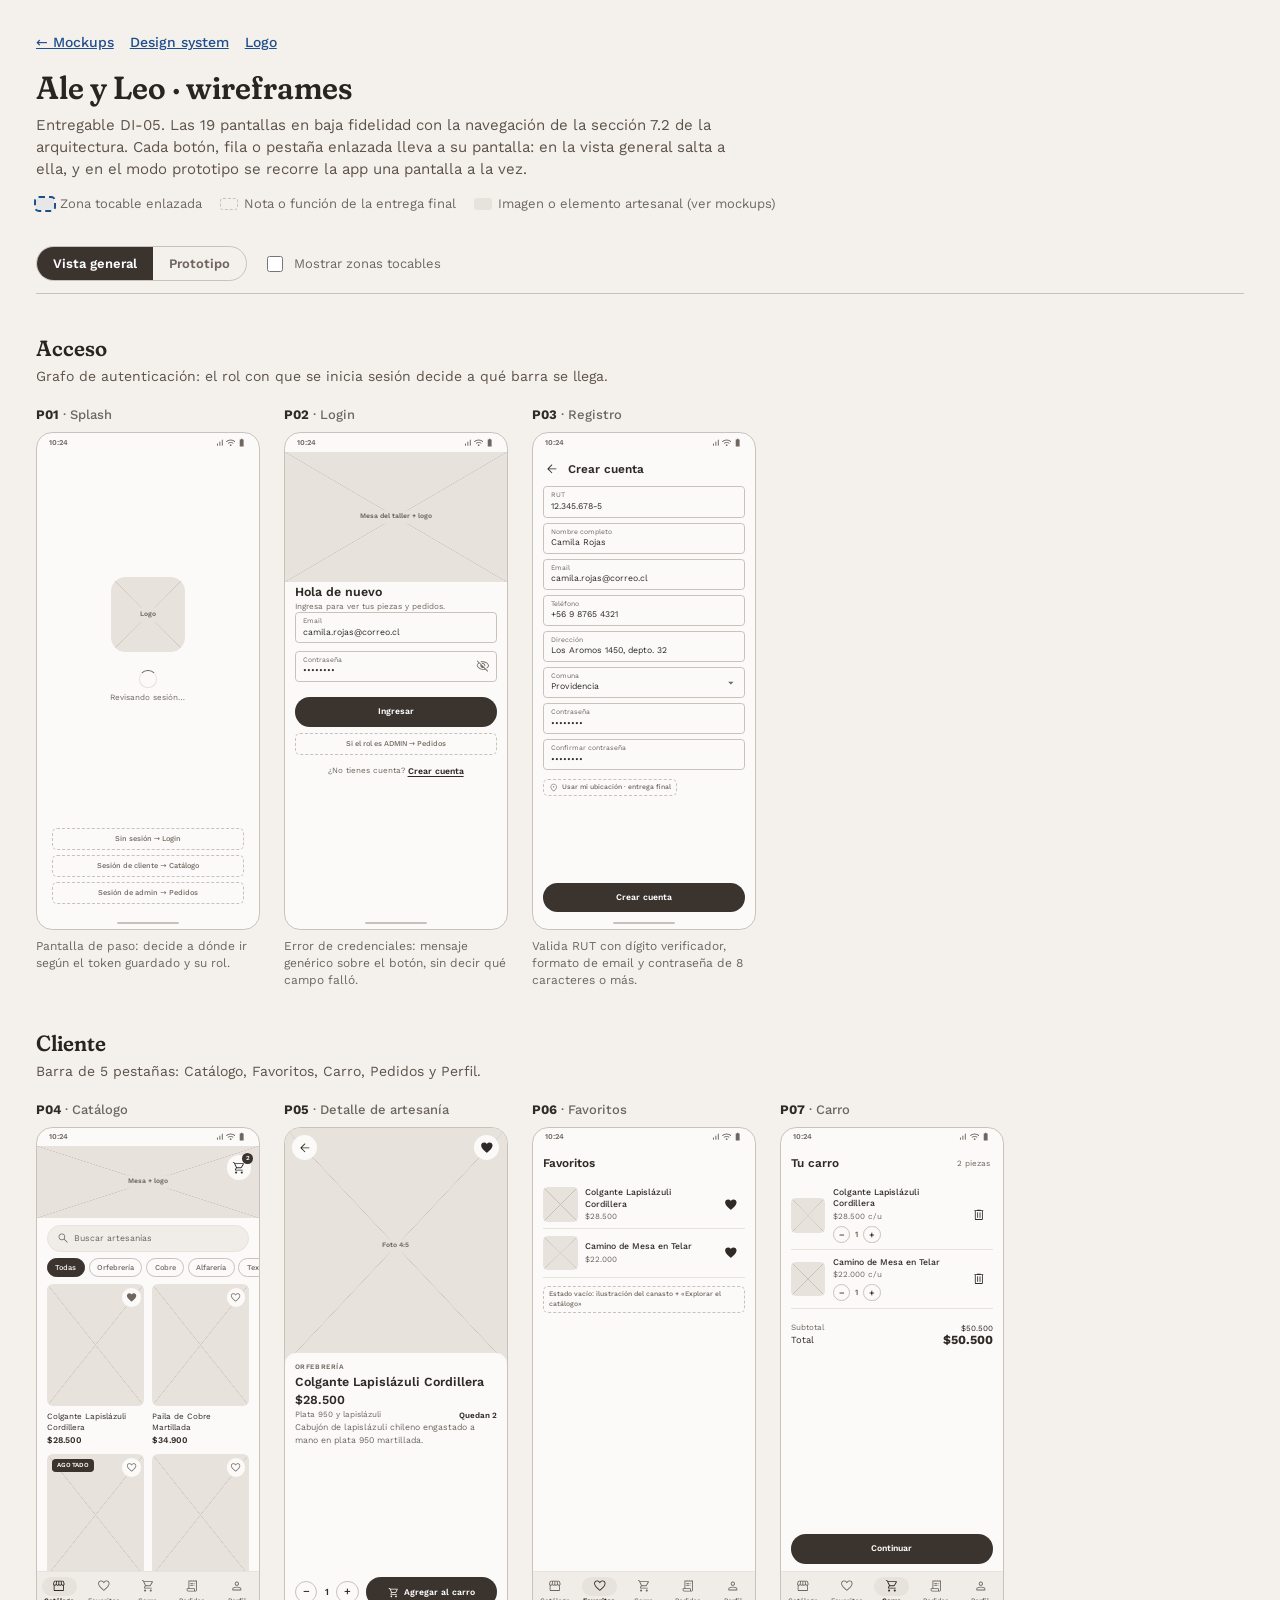
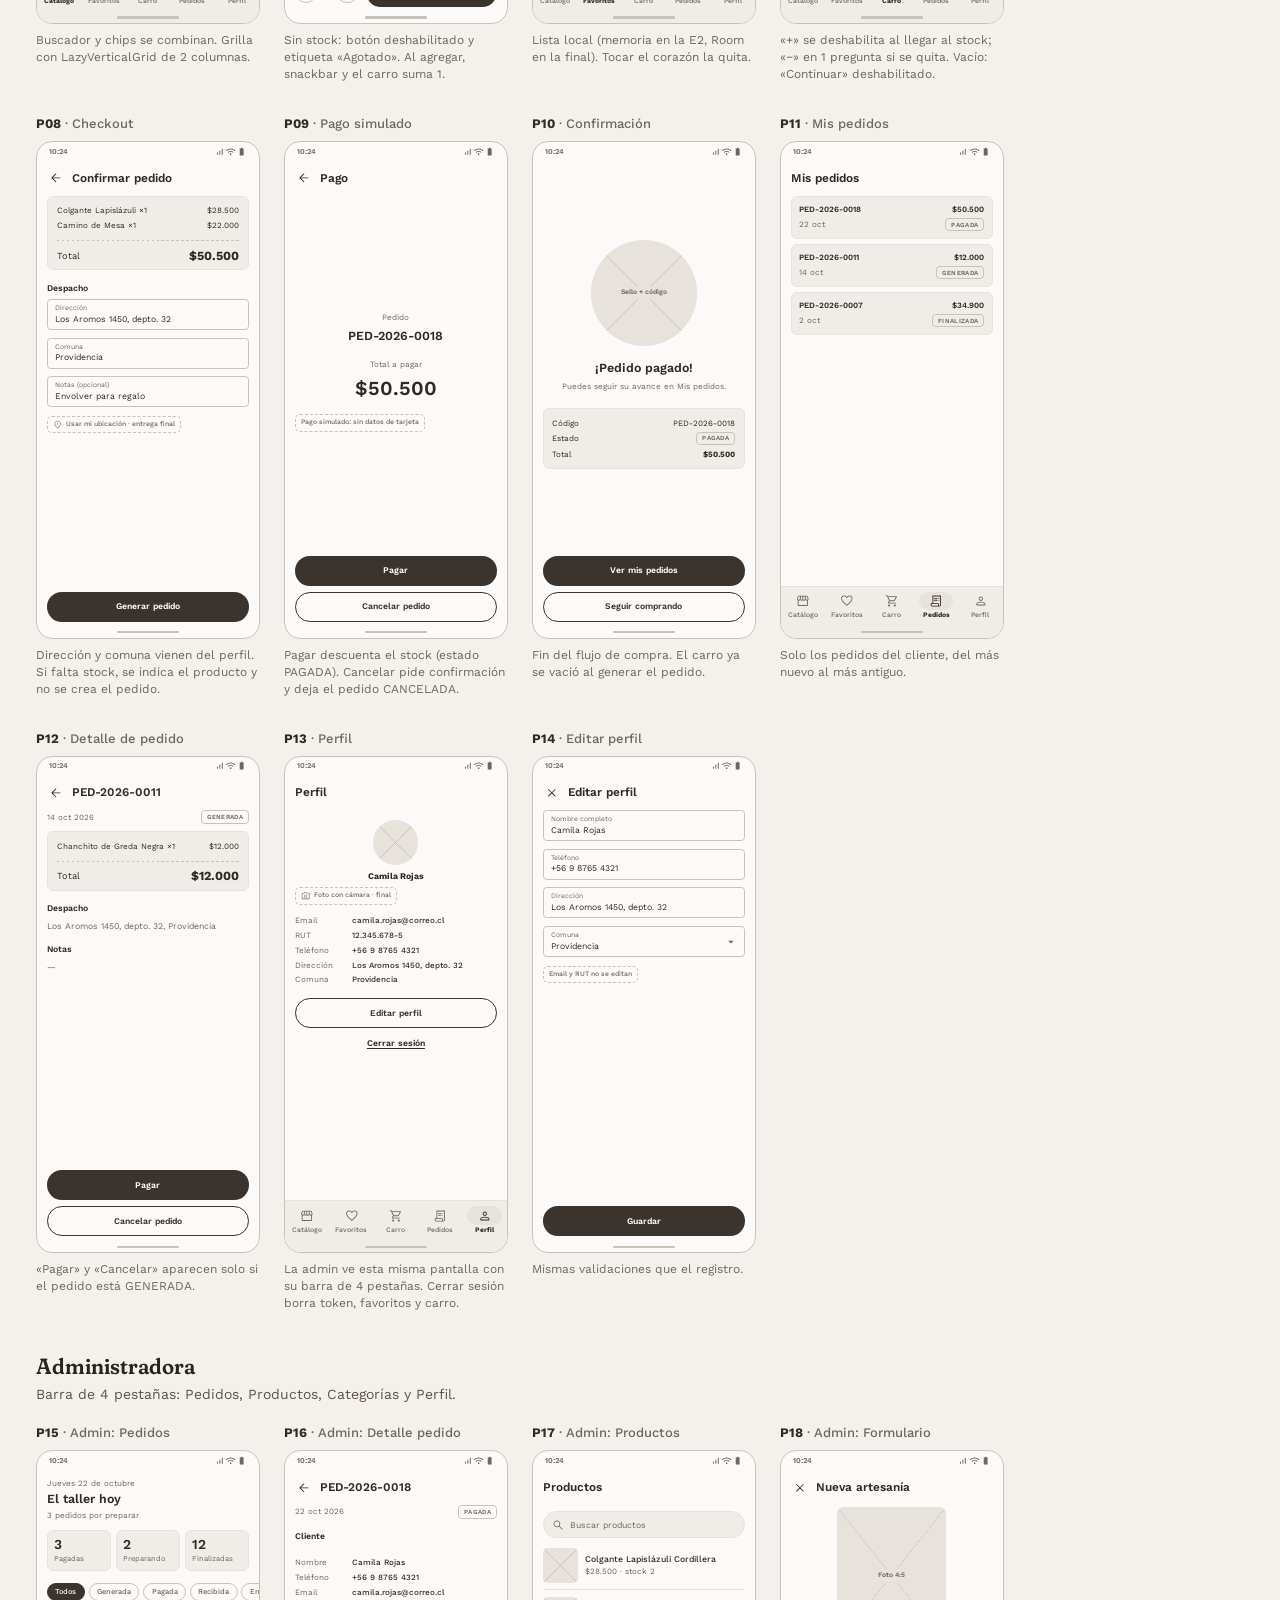
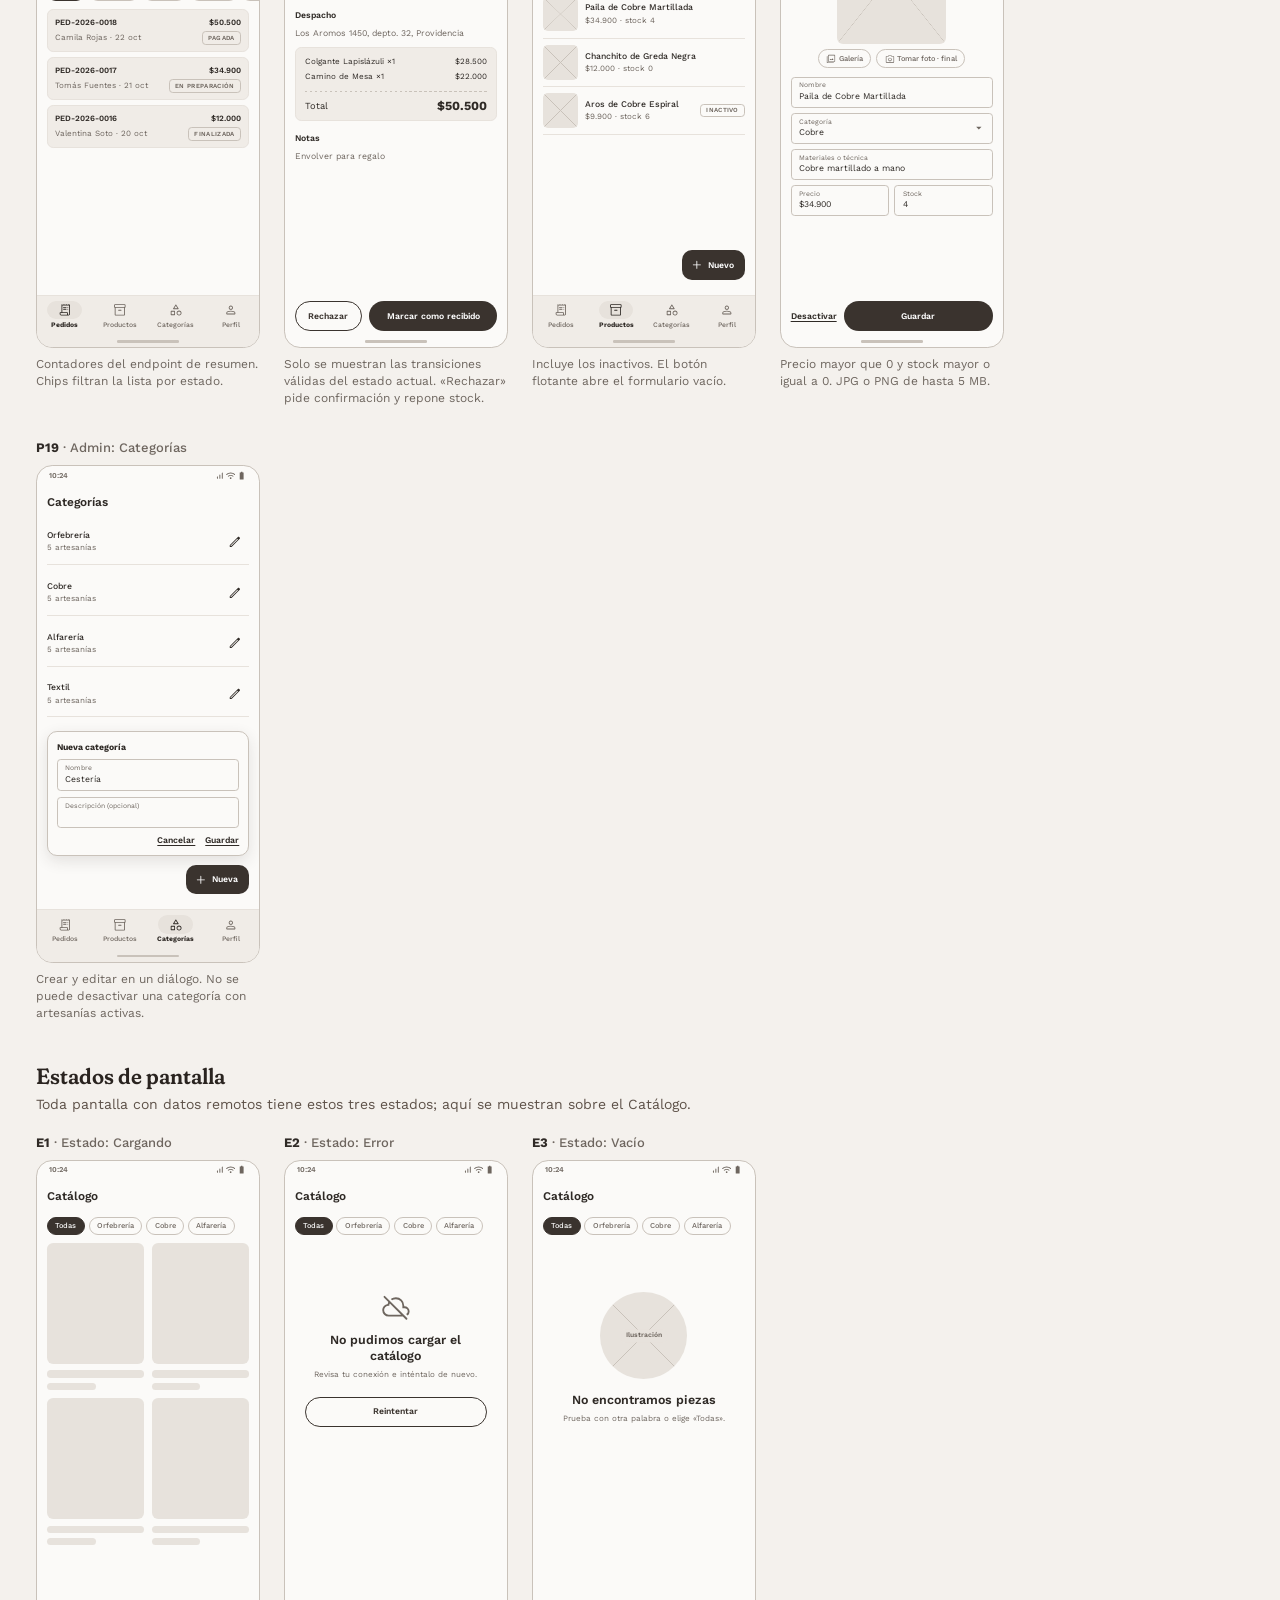
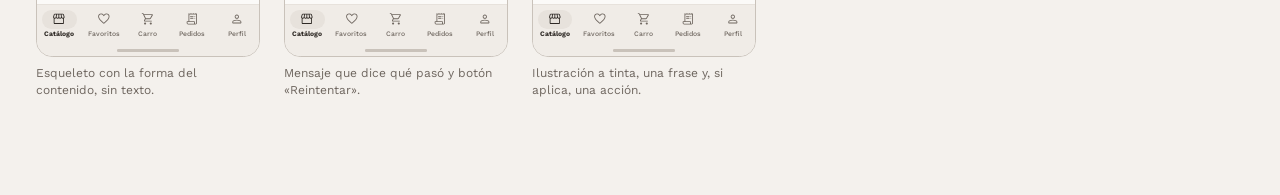
<file: diseno/prototipo/wireframes.html>
<!doctype html>
<html lang="es">
<head>
<meta charset="utf-8">
<meta name="viewport" content="width=device-width, initial-scale=1, viewport-fit=cover">
<title>Ale y Leo · Wireframes</title>
<link rel="stylesheet" href="base.css">
<style>
  /* Baja fidelidad: solo grises cálidos de la greda; el azul marca lo que se puede tocar. */
  :root {
    --w-page: #F4F1ED; --w-bg: #FBFAF8; --w-ink: #2F2A26; --w-mid: #6E665F; --w-line: #C9C2BA;
    --w-fill: #E7E2DC; --w-fill2: #F0ECE7; --w-dark: #3A332E; --w-hs: #1F4E8C;
  }
  body { background: var(--w-page); }
  .page { max-width: 1240px; margin: 0 auto; padding-block: 32px 96px; padding-left: max(16px, env(safe-area-inset-left, 0px)); padding-right: max(16px, env(safe-area-inset-right, 0px)); }
  .back { font-size: 14px; margin: 0 0 16px; display: flex; gap: 16px; flex-wrap: wrap; }
  .back a { color: var(--secondary); font-weight: 500; }
  h1 { font: 600 32px/40px var(--serif); font-variation-settings: var(--soft); margin: 0 0 6px; }
  .lead { color: var(--on-surface-variant); max-width: 700px; margin: 0; font-size: 15px; line-height: 22px; }

  .bar { position: sticky; top: env(safe-area-inset-top, 0px); z-index: 20; background: var(--w-page); display: flex; flex-wrap: wrap; gap: 8px 16px; align-items: center; padding: 12px 0; margin: 20px 0 8px; border-bottom: 1px solid var(--w-line); }
  body::before { content: ""; position: fixed; inset: 0 0 auto; height: env(safe-area-inset-top, 0px); z-index: 21; background: var(--w-page); }
  .seg { display: inline-flex; border: 1px solid var(--w-line); border-radius: 20px; overflow: hidden; }
  .seg button { font: 600 13px/1 var(--sans); padding: 10px 16px; border: 0; background: transparent; color: var(--w-mid); cursor: pointer; }
  .seg button[aria-pressed="true"] { background: var(--w-dark); color: #fff; }
  .seg button:focus-visible, .tog input:focus-visible + span { outline: 2px solid var(--w-hs); outline-offset: 2px; }
  .tog { display: inline-flex; align-items: center; gap: 8px; font-size: 13px; color: var(--w-mid); cursor: pointer; }
  .tog input { accent-color: var(--w-hs); width: 16px; height: 16px; }
  .crumb { font-size: 13px; color: var(--w-mid); margin-left: auto; }
  .crumb b { color: var(--w-ink); }

  .grp { margin-top: 40px; }
  .grp h2 { font: 600 22px/28px var(--serif); font-variation-settings: var(--soft); margin: 0 0 4px; }
  .grp > p { color: var(--on-surface-variant); margin: 0 0 20px; max-width: 680px; }
  .shots { display: flex; flex-wrap: wrap; gap: 32px 24px; }
  .shot { margin: 0; width: 224px; display: flex; flex-direction: column; gap: 8px; scroll-margin-top: 90px; }
  .shot figcaption { font: 500 13px/18px var(--sans); color: var(--w-mid); white-space: nowrap; overflow: hidden; text-overflow: ellipsis; }
  .shot figcaption b { color: var(--w-ink); }
  .shot .note { margin: 0; font-size: 12px; line-height: 17px; color: var(--w-mid); }
  .frame { width: 360px; height: 800px; zoom: .622; border-radius: 26px; transition: box-shadow .2s; }
  .shot:target .frame, .shot.flash .frame { box-shadow: 0 0 0 5px var(--w-hs); }
  @media (prefers-reduced-motion: reduce) { .frame { transition: none; } }

  /* Modo prototipo: una pantalla a la vez */
  body.proto .grp, body.proto .shot { display: none; }
  body.proto .grp.cur, body.proto .shot.cur { display: block; }
  body.proto .grp.cur > h2, body.proto .grp.cur > p { display: none; }
  body.proto .shots { justify-content: center; }
  body.proto .shot.cur { width: auto; display: flex; align-items: center; }
  body.proto .shot.cur .frame { zoom: var(--pz, 1); }
  body.proto .shot:target .frame { box-shadow: none; }
  body.proto .shot.cur .note { max-width: 360px; text-align: center; font-size: 13px; }

  /* ---------- Teléfono de wireframe ---------- */
  .wf { width: 360px; height: 800px; background: var(--w-bg); border: 1.5px solid var(--w-line); border-radius: 26px; overflow: hidden; display: flex; flex-direction: column; position: relative; color: var(--w-ink); font: 400 14px/20px var(--sans); }
  .wf .ic { width: 22px; height: 22px; flex: none; }
  .w-status { height: 30px; flex: none; display: flex; justify-content: space-between; align-items: center; padding: 0 20px; font: 600 12px/1 var(--sans); color: var(--w-mid); }
  .w-status .r { display: flex; gap: 3px; } .w-status .ic { width: 15px; height: 15px; }
  .w-gest { position: absolute; left: 50%; bottom: 7px; width: 100px; height: 4px; margin-left: -50px; border-radius: 2px; background: var(--w-line); }
  .w-top { height: 56px; flex: none; display: flex; align-items: center; gap: 4px; padding: 0 8px 0 16px; }
  .w-top .t { font: 600 19px/24px var(--sans); flex: 1; }
  .w-top .w-ib:first-child { margin-left: -8px; }
  .w-grow { flex: 1; min-height: 0; overflow: hidden; position: relative; display: flex; flex-direction: column; }
  .w-pad { padding-left: 16px; padding-right: 16px; }
  .w-center { display: flex; flex-direction: column; align-items: center; justify-content: center; text-align: center; gap: 6px; }
  .w-grow.w-center { justify-content: center; }
  .w-center-row { display: flex; justify-content: center; align-items: center; gap: 4px; margin-top: 16px; flex-wrap: wrap; }
  .w-h { font: 600 20px/26px var(--sans); margin: 2px 0; }
  .w-h.xl { font-size: 32px; line-height: 40px; }
  .w-small { font-size: 13px; line-height: 18px; color: var(--w-mid); }
  .w-strong { font-weight: 600; font-size: 13px; }
  .w-text { font-size: 14px; line-height: 20px; color: var(--w-mid); }
  .w-cap { font: 600 11px/16px var(--sans); letter-spacing: .08em; color: var(--w-mid); }
  .w-price { font: 600 20px/28px var(--sans); }
  .w-sec { font: 600 14px/20px var(--sans); margin: 18px 0 8px; }
  .w-row { display: flex; justify-content: space-between; align-items: center; gap: 8px; font-size: 13px; line-height: 20px; }
  .w-row.big { font-size: 15px; } .w-row.big b { font-size: 20px; }
  .w-dash { display: block; height: 1px; margin: 10px 0; background: repeating-linear-gradient(90deg, var(--w-line) 0 4px, transparent 4px 8px); }
  .w-box { background: var(--w-fill2); border: 1px solid var(--w-fill); border-radius: 10px; padding: 12px 14px; display: flex; flex-direction: column; gap: 4px; }
  .w-gap { height: 24px; }
  .w-scroll { overflow: hidden; }

  /* Imagen de relleno: caja con aspa */
  .w-img { display: block; position: relative; background-color: var(--w-fill); background-image: linear-gradient(to top right, transparent calc(50% - .75px), var(--w-line) 50%, transparent calc(50% + .75px)), linear-gradient(to top left, transparent calc(50% - .75px), var(--w-line) 50%, transparent calc(50% + .75px)); border-radius: 10px; }
  .w-img i { position: absolute; left: 50%; top: 50%; transform: translate(-50%, -50%); font: 600 11px/1 var(--sans); font-style: normal; color: var(--w-mid); background: var(--w-fill); padding: 5px 8px; border-radius: 6px; white-space: nowrap; }
  .w-img.logo { width: 120px; height: 120px; border-radius: 24px; margin-bottom: 16px; }
  .w-img.banda { height: 210px; flex: none; border-radius: 0; }
  .w-img.cab { height: 116px; border-radius: 0; }
  .w-img.foto { aspect-ratio: 4 / 5; }
  .w-img.det { height: 360px; border-radius: 0; }
  .w-img.th { width: 56px; height: 56px; flex: none; border-radius: 8px; }
  .w-img.sello { width: 170px; height: 170px; border-radius: 50%; margin-bottom: 14px; }
  .w-img.avatar { width: 72px; height: 72px; border-radius: 50%; }
  .w-img.form { width: 176px; aspect-ratio: 4 / 5; margin: 4px auto 0; }
  .w-img.ilu { width: 140px; height: 140px; border-radius: 50%; margin-bottom: 12px; }

  .w-btn { height: 48px; border-radius: 24px; display: flex; align-items: center; justify-content: center; gap: 8px; font: 600 14px/1 var(--sans); padding: 0 20px; white-space: nowrap; }
  .w-btn.p { background: var(--w-dark); color: #fff; }
  .w-btn.s { border: 1.5px solid var(--w-dark); color: var(--w-dark); }
  .w-btn .ic { width: 18px; height: 18px; }
  .w-link { font: 600 14px/20px var(--sans); text-decoration: underline; text-underline-offset: 3px; }
  .w-foot { flex: none; padding: 12px 16px 26px; display: flex; flex-direction: column; gap: 10px; }
  .w-foot.row { flex-direction: row; align-items: center; gap: 12px; } .w-foot.row > a:last-child { flex: 1; }
  .w-foot.slim { padding-bottom: 12px; }
  .w-col { display: flex; flex-direction: column; gap: 14px; margin-top: 20px; align-items: stretch; }
  .w-alt { margin-top: 10px; text-align: center; }

  .w-fields { display: flex; flex-direction: column; gap: 12px; }
  .w-fields.tight { gap: 8px; }
  .w-field { border: 1px solid var(--w-line); border-radius: 6px; padding: 6px 12px; position: relative; min-height: 50px; display: flex; flex-direction: column; justify-content: center; background: var(--w-bg); }
  .w-field .l { font-size: 11px; line-height: 14px; color: var(--w-mid); }
  .w-field .v { font-size: 14px; line-height: 20px; white-space: nowrap; overflow: hidden; text-overflow: ellipsis; padding-right: 24px; }
  .w-field .tr { position: absolute; right: 10px; top: 50%; margin-top: -11px; color: var(--w-mid); }
  .w-field.e { border-color: var(--w-dark); border-width: 2px; }
  .w-err { display: block; font-size: 11px; line-height: 14px; padding: 3px 12px 0; color: var(--w-mid); }
  .w-2 { display: grid; grid-template-columns: 1fr 1fr; gap: 8px; }

  .w-chips { display: flex; gap: 6px; padding: 0 16px; overflow: hidden; white-space: nowrap; flex: none; margin: 4px 0 12px; }
  .w-chip { height: 30px; border: 1px solid var(--w-line); border-radius: 15px; padding: 0 12px; display: inline-flex; align-items: center; gap: 4px; font: 500 12px/1 var(--sans); color: var(--w-mid); flex: none; }
  .w-chip.s { background: var(--w-dark); border-color: var(--w-dark); color: #fff; }
  .w-chip .ic { width: 16px; height: 16px; }
  .w-estado { display: inline-flex; align-items: center; height: 22px; padding: 0 8px; border-radius: 6px; border: 1px solid var(--w-line); font: 600 10px/1 var(--sans); letter-spacing: .05em; text-transform: uppercase; color: var(--w-mid); white-space: nowrap; }

  .w-head { position: relative; flex: none; }
  .w-search { margin: 10px 16px 6px; height: 44px; border-radius: 22px; background: var(--w-fill2); border: 1px solid var(--w-fill); display: flex; align-items: center; gap: 8px; padding: 0 14px; color: var(--w-mid); font-size: 14px; flex: none; }
  .w-search .ic { width: 20px; height: 20px; }
  .w-grid { display: grid; grid-template-columns: 1fr 1fr; gap: 12px; padding: 0 16px; }
  .w-card { position: relative; display: flex; flex-direction: column; gap: 2px; }
  .w-card .hrt { position: absolute; top: 6px; right: 6px; width: 30px; height: 30px; border-radius: 50%; background: var(--w-bg); display: grid; place-items: center; color: var(--w-mid); }
  .w-card .hrt .ic { width: 18px; height: 18px; }
  .w-card .n { font-size: 13px; line-height: 18px; margin-top: 6px; display: -webkit-box; -webkit-line-clamp: 2; -webkit-box-orient: vertical; overflow: hidden; min-height: 36px; }
  .w-card .pr { font-weight: 600; font-size: 14px; }
  .w-ag { position: absolute; top: 8px; left: 8px; font: 600 10px/1 var(--sans); letter-spacing: .05em; text-transform: uppercase; background: var(--w-dark); color: #fff; padding: 5px 8px; border-radius: 6px; }
  .w-grid.sk .sk1, .w-grid.sk .sk2 { display: block; height: 12px; border-radius: 6px; background: var(--w-fill); margin-top: 8px; }
  .w-grid.sk .sk2 { width: 50%; margin-top: 6px; }
  .w-grid.sk .w-img { background-image: none; }

  .w-ib { width: 44px; height: 44px; display: grid; place-items: center; border-radius: 50%; color: var(--w-ink); position: relative; flex: none; }
  .w-ib.cart { background: var(--w-bg); width: 40px; height: 40px; }
  .w-ib.cart .b { position: absolute; top: -3px; right: -3px; min-width: 18px; height: 18px; border-radius: 9px; background: var(--w-dark); color: #fff; font: 600 10px/18px var(--sans); text-align: center; }
  .w-ib.fl { position: absolute; top: 12px; background: var(--w-bg); width: 40px; height: 40px; }
  .w-ib.fl.r { right: 12px; }
  .abs-r { position: absolute; right: 12px; top: 14px; }
  .abs-l { position: absolute; left: 12px; top: 12px; }
  .abs-l .w-ib.fl.l { position: static; }
  .w-det { position: relative; flex: none; margin-top: -30px; }
  .w-det .w-img.det { height: 380px; }
  .w-sheet { margin-top: -18px; background: var(--w-bg); border-radius: 18px 18px 0 0; padding-top: 16px; }

  .w-li { display: flex; align-items: center; gap: 12px; padding: 10px 0; border-bottom: 1px solid var(--w-fill); }
  .w-li.slim { padding: 14px 0; }
  .w-li .tx { flex: 1; min-width: 0; display: flex; flex-direction: column; gap: 2px; font-size: 13px; line-height: 18px; }
  .w-li .tx b { font-weight: 500; font-size: 14px; }
  .w-li .tx > span { color: var(--w-mid); }
  .w-qty { display: inline-flex; align-items: center; gap: 12px; font-weight: 600; font-size: 15px; flex: none; }
  .w-qty b { width: 36px; height: 36px; border-radius: 50%; border: 1.5px solid var(--w-line); display: grid; place-items: center; font-weight: 500; font-size: 18px; color: var(--w-ink); }
  .w-qty.sm { gap: 8px; font-size: 13px; margin-top: 4px; } .w-qty.sm b { width: 28px; height: 28px; font-size: 15px; }
  .w-list { display: flex; flex-direction: column; gap: 8px; }
  .w-ped { border: 1px solid var(--w-fill); background: var(--w-fill2); border-radius: 10px; padding: 10px 12px; display: flex; flex-direction: column; gap: 4px; }
  .w-ped b { font-weight: 600; }
  .w-cont { display: grid; grid-template-columns: repeat(3, 1fr); gap: 8px; margin: 14px 0 14px; }
  .w-cont span { border: 1px solid var(--w-fill); background: var(--w-fill2); border-radius: 10px; padding: 8px 10px; font-size: 12px; color: var(--w-mid); display: flex; flex-direction: column; }
  .w-cont b { font: 600 22px/28px var(--sans); color: var(--w-ink); }
  .w-kv { display: grid; grid-template-columns: 82px 1fr; gap: 6px 10px; font-size: 13px; line-height: 18px; margin-top: 16px; }
  .w-kv span { color: var(--w-mid); } .w-kv b { font-weight: 500; min-width: 0; overflow-wrap: anywhere; }
  .w-dialog { margin-top: 14px; border: 1.5px solid var(--w-line); border-radius: 16px; padding: 14px; display: flex; flex-direction: column; gap: 10px; background: var(--w-bg); box-shadow: 0 8px 24px rgba(47,42,38,.12); }
  .w-fab { display: inline-flex; align-items: center; gap: 6px; height: 48px; padding: 0 18px 0 14px; border-radius: 16px; background: var(--w-dark); color: #fff; font: 600 14px/1 var(--sans); }
  .abs-fab, .w-fab.abs { position: absolute; right: 16px; bottom: 108px; }
  .w-tag { display: inline-flex; align-items: center; gap: 6px; align-self: flex-start; margin-top: 14px; font: 500 11px/15px var(--sans); color: var(--w-mid); border: 1px dashed var(--w-line); border-radius: 8px; padding: 5px 8px; }
  .w-tag .ic { width: 15px; height: 15px; }
  .w-tag.final { border-style: dashed; }
  .w-spin { width: 28px; height: 28px; border-radius: 50%; border: 3px solid var(--w-fill); border-top-color: var(--w-mid); margin-top: 8px; }
  .w-routes { display: flex; flex-direction: column; gap: 8px; padding: 0 24px 40px; }
  .w-route { display: block; text-align: center; font: 500 12px/16px var(--sans); color: var(--w-mid); border: 1px dashed var(--w-line); border-radius: 8px; padding: 8px; }
  .wf .ic.big, .w-center > .ic { width: 48px; height: 48px; color: var(--w-mid); margin-bottom: 8px; }

  .w-nav { flex: none; height: 84px; border-top: 1px solid var(--w-fill); background: var(--w-fill2); display: flex; padding-top: 8px; }
  .w-nav .it { flex: 1; display: flex; flex-direction: column; align-items: center; gap: 2px; font: 500 11px/14px var(--sans); color: var(--w-mid); }
  .w-nav .pill { width: 56px; height: 30px; border-radius: 15px; display: grid; place-items: center; }
  .w-nav .on { color: var(--w-ink); font-weight: 700; } .w-nav .on .pill { background: var(--w-fill); }

  /* Zonas tocables */
  a.hs { color: inherit; text-decoration: none; border-radius: 10px; outline-offset: 1px; }
  a.hs.blk { display: block; }
  a.hs.blk.c { text-align: center; }
  a.hs:hover { outline: 2px solid var(--w-hs); }
  a.hs:focus-visible { outline: 3px solid var(--w-hs); }
  body.zonas a.hs { outline: 2px dashed var(--w-hs); background: rgba(31,78,140,.06); }

  .legend { display: flex; flex-wrap: wrap; gap: 6px 18px; font-size: 13px; color: var(--w-mid); margin: 14px 0 0; }
  .legend span { display: inline-flex; align-items: center; gap: 6px; }
  .legend i { display: inline-block; width: 18px; height: 12px; border-radius: 3px; }
</style>
</head>
<body>
<div class="page">
  <p class="back"><a href="index.html">← Mockups</a><a href="sistema.html">Design system</a><a href="logo.html">Logo</a></p>
  <h1>Ale y Leo · wireframes</h1>
  <p class="lead">Entregable DI-05. Las 19 pantallas en baja fidelidad con la navegación de la sección 7.2 de la arquitectura. Cada botón, fila o pestaña enlazada lleva a su pantalla: en la vista general salta a ella, y en el modo prototipo se recorre la app una pantalla a la vez.</p>
  <div class="legend">
    <span><i style="outline:2px dashed var(--w-hs);background:rgba(31,78,140,.06)"></i>Zona tocable enlazada</span>
    <span><i style="border:1px dashed var(--w-line)"></i>Nota o función de la entrega final</span>
    <span><i style="background:var(--w-fill)"></i>Imagen o elemento artesanal (ver mockups)</span>
  </div>

  <div class="bar">
    <div class="seg" role="group" aria-label="Modo de vista">
      <button type="button" id="m-gen" aria-pressed="true">Vista general</button>
      <button type="button" id="m-pro" aria-pressed="false">Prototipo</button>
    </div>
    <label class="tog" for="zonas"><input type="checkbox" id="zonas"><span>Mostrar zonas tocables</span></label>
    <span class="crumb" id="crumb" hidden></span>
  </div>

  <section class="grp" data-g="acceso"><h2>Acceso</h2><p>Grafo de autenticación: el rol con que se inicia sesión decide a qué barra se llega.</p><div class="shots"><figure class="shot" id="p01"><figcaption><b>P01</b> · Splash</figcaption><div class="frame"><div class="wf"><div class="w-status"><span>10:24</span><span class="r"><svg class="ic" aria-hidden="true" fill="currentColor" xmlns="http://www.w3.org/2000/svg" viewBox="0 -960 960 960"><path d="M214.5-174.58Q200-189.17 200-210v-140q0-20.83 14.62-35.42Q229.24-400 250.12-400q20.88 0 35.38 14.58Q300-370.83 300-350v140q0 20.83-14.62 35.42Q270.76-160 249.88-160q-20.88 0-35.38-14.58Zm250 0Q450-189.17 450-210v-340q0-20.83 14.62-35.42Q479.24-600 500.12-600q20.88 0 35.38 14.58Q550-570.83 550-550v340q0 20.83-14.62 35.42Q520.76-160 499.88-160q-20.88 0-35.38-14.58Zm250 0Q700-189.17 700-210v-540q0-20.83 14.62-35.42Q729.24-800 750.12-800q20.88 0 35.38 14.58Q800-770.83 800-750v540q0 20.83-14.62 35.42Q770.76-160 749.88-160q-20.88 0-35.38-14.58Z"/></svg><svg class="ic" aria-hidden="true" fill="currentColor" xmlns="http://www.w3.org/2000/svg" viewBox="0 -960 960 960"><path d="M417-154q-27-27-27-63t27-63q27-27 63-27t63 27q27 27 27 63t-27 63q-27 27-63 27t-63-27Zm209-378.5Q694-505 757-451q14 12 15 30.5T759-388q-14 14-32 13t-33-13q-53-44-106.5-63T480-470q-54 0-107.5 19T266-388q-15 12-33 13t-32-13q-14-14-13-32.5t15-30.5q63-54 131-81.5T480-560q78 0 146 27.5Zm95.5-219Q835-703 926-622q14 13 15.5 31.5T929-558q-14 14-33.5 13.5T861-558q-83-70-178-111t-203-41q-108 0-203 41T99-558q-15 13-34 13.5T32-558q-14-14-13-32.5T34-622q91-81 204.5-129.5T480-800q128 0 241.5 48.5Z"/></svg><svg class="ic" aria-hidden="true" fill="currentColor" xmlns="http://www.w3.org/2000/svg" viewBox="0 -960 960 960"><path d="M310-80q-12.75 0-21.37-8.63Q280-97.25 280-110v-676q0-12.75 8.63-21.38Q297.25-816 310-816h90v-34q0-12.75 8.63-21.38Q417.25-880 430-880h100q12.75 0 21.38 8.62Q560-862.75 560-850v34h90q12.75 0 21.38 8.62Q680-798.75 680-786v676q0 12.75-8.62 21.37Q662.75-80 650-80H310Z"/></svg></span></div><div class="w-grow w-center"><span class="w-img logo"><i>Logo</i></span><span class="w-spin"></span><span class="w-small">Revisando sesión…</span></div><div class="w-routes"><a class="hs " href="#p02"><span class="w-route">Sin sesión → Login</span></a><a class="hs " href="#p04"><span class="w-route">Sesión de cliente → Catálogo</span></a><a class="hs " href="#p15"><span class="w-route">Sesión de admin → Pedidos</span></a></div><span class="w-gest"></span></div></div><p class="note">Pantalla de paso: decide a dónde ir según el token guardado y su rol.</p></figure><figure class="shot" id="p02"><figcaption><b>P02</b> · Login</figcaption><div class="frame"><div class="wf"><div class="w-status"><span>10:24</span><span class="r"><svg class="ic" aria-hidden="true" fill="currentColor" xmlns="http://www.w3.org/2000/svg" viewBox="0 -960 960 960"><path d="M214.5-174.58Q200-189.17 200-210v-140q0-20.83 14.62-35.42Q229.24-400 250.12-400q20.88 0 35.38 14.58Q300-370.83 300-350v140q0 20.83-14.62 35.42Q270.76-160 249.88-160q-20.88 0-35.38-14.58Zm250 0Q450-189.17 450-210v-340q0-20.83 14.62-35.42Q479.24-600 500.12-600q20.88 0 35.38 14.58Q550-570.83 550-550v340q0 20.83-14.62 35.42Q520.76-160 499.88-160q-20.88 0-35.38-14.58Zm250 0Q700-189.17 700-210v-540q0-20.83 14.62-35.42Q729.24-800 750.12-800q20.88 0 35.38 14.58Q800-770.83 800-750v540q0 20.83-14.62 35.42Q770.76-160 749.88-160q-20.88 0-35.38-14.58Z"/></svg><svg class="ic" aria-hidden="true" fill="currentColor" xmlns="http://www.w3.org/2000/svg" viewBox="0 -960 960 960"><path d="M417-154q-27-27-27-63t27-63q27-27 63-27t63 27q27 27 27 63t-27 63q-27 27-63 27t-63-27Zm209-378.5Q694-505 757-451q14 12 15 30.5T759-388q-14 14-32 13t-33-13q-53-44-106.5-63T480-470q-54 0-107.5 19T266-388q-15 12-33 13t-32-13q-14-14-13-32.5t15-30.5q63-54 131-81.5T480-560q78 0 146 27.5Zm95.5-219Q835-703 926-622q14 13 15.5 31.5T929-558q-14 14-33.5 13.5T861-558q-83-70-178-111t-203-41q-108 0-203 41T99-558q-15 13-34 13.5T32-558q-14-14-13-32.5T34-622q91-81 204.5-129.5T480-800q128 0 241.5 48.5Z"/></svg><svg class="ic" aria-hidden="true" fill="currentColor" xmlns="http://www.w3.org/2000/svg" viewBox="0 -960 960 960"><path d="M310-80q-12.75 0-21.37-8.63Q280-97.25 280-110v-676q0-12.75 8.63-21.38Q297.25-816 310-816h90v-34q0-12.75 8.63-21.38Q417.25-880 430-880h100q12.75 0 21.38 8.62Q560-862.75 560-850v34h90q12.75 0 21.38 8.62Q680-798.75 680-786v676q0 12.75-8.62 21.37Q662.75-80 650-80H310Z"/></svg></span></div><span class="w-img banda"><i>Mesa del taller + logo</i></span><div class="w-grow w-pad"><div class="w-h">Hola de nuevo</div><div class="w-small">Ingresa para ver tus piezas y pedidos.</div><div class="w-fields"><div><div class="w-field"><span class="l">Email</span><span class="v">camila.rojas@correo.cl</span></div></div><div><div class="w-field"><span class="l">Contraseña</span><span class="v">••••••••</span><span class="tr"><svg class="ic" aria-hidden="true" fill="currentColor" xmlns="http://www.w3.org/2000/svg" viewBox="0 -960 960 960"><path d="M600-620q29 29 42.5 71.5T647-464q0 13-8.5 21.5T617-434q-13 0-21.5-8.5T587-464q11-34 2.5-64.5T559-580q-21-22-52-30t-64 3q-13 0-21.5-8.5T413-637q0-13 8.5-21.5T443-667q42-9 85 4.5t72 42.5ZM490-740q-32 0-64 3t-63 13q-12 4-24-1t-17-16q-5-11 0-22.5t16-15.5q35-11 72-16t75-5q137 0 249.5 75.5T907-526q3 6 5 12.5t2 13.5q0 7-1.5 13.5T908-474q-23 49-55 90.5T779-307q-9 8-20 5.5T741-313q-7-9-5.5-20t10.5-19q36-30 65-66.5t46-81.5q-49-109-148-174.5T490-740Zm-10 540q-136 0-247.5-76T55-472q-4-7-5.5-13.5T48-500q0-8 2-14.5t5-13.5q24-48 55.5-90.5T182-696L77-801q-9-9-8.5-21t8.5-21q9-9 21.5-9t21.5 9l716 716q8 8 8 19.5T836-87q-8 10-20.5 10T794-86L648-229q-41 15-83 22t-85 7ZM223-654q-41 29-72 68t-49 86q52 112 156.5 176T488-260q29 0 58-1.5t55-14.5l-64-64q-14 6-28.5 8t-28.5 2q-71 0-120.5-49.5T310-500q0-14 2.5-28.5T320-557l-97-97Zm305 142Zm-116 58Z"/></svg></span></div></div></div><div class="w-gap"></div><a class="hs blk" href="#p04"><span class="w-btn p">Ingresar</span></a><div class="w-alt"><a class="hs " href="#p15"><span class="w-route">Si el rol es ADMIN → Pedidos</span></a></div><div class="w-center-row"><span class="w-small">¿No tienes cuenta?</span> <a class="hs " href="#p03"><span class="w-link">Crear cuenta</span></a></div></div><span class="w-gest"></span></div></div><p class="note">Error de credenciales: mensaje genérico sobre el botón, sin decir qué campo falló.</p></figure><figure class="shot" id="p03"><figcaption><b>P03</b> · Registro</figcaption><div class="frame"><div class="wf"><div class="w-status"><span>10:24</span><span class="r"><svg class="ic" aria-hidden="true" fill="currentColor" xmlns="http://www.w3.org/2000/svg" viewBox="0 -960 960 960"><path d="M214.5-174.58Q200-189.17 200-210v-140q0-20.83 14.62-35.42Q229.24-400 250.12-400q20.88 0 35.38 14.58Q300-370.83 300-350v140q0 20.83-14.62 35.42Q270.76-160 249.88-160q-20.88 0-35.38-14.58Zm250 0Q450-189.17 450-210v-340q0-20.83 14.62-35.42Q479.24-600 500.12-600q20.88 0 35.38 14.58Q550-570.83 550-550v340q0 20.83-14.62 35.42Q520.76-160 499.88-160q-20.88 0-35.38-14.58Zm250 0Q700-189.17 700-210v-540q0-20.83 14.62-35.42Q729.24-800 750.12-800q20.88 0 35.38 14.58Q800-770.83 800-750v540q0 20.83-14.62 35.42Q770.76-160 749.88-160q-20.88 0-35.38-14.58Z"/></svg><svg class="ic" aria-hidden="true" fill="currentColor" xmlns="http://www.w3.org/2000/svg" viewBox="0 -960 960 960"><path d="M417-154q-27-27-27-63t27-63q27-27 63-27t63 27q27 27 27 63t-27 63q-27 27-63 27t-63-27Zm209-378.5Q694-505 757-451q14 12 15 30.5T759-388q-14 14-32 13t-33-13q-53-44-106.5-63T480-470q-54 0-107.5 19T266-388q-15 12-33 13t-32-13q-14-14-13-32.5t15-30.5q63-54 131-81.5T480-560q78 0 146 27.5Zm95.5-219Q835-703 926-622q14 13 15.5 31.5T929-558q-14 14-33.5 13.5T861-558q-83-70-178-111t-203-41q-108 0-203 41T99-558q-15 13-34 13.5T32-558q-14-14-13-32.5T34-622q91-81 204.5-129.5T480-800q128 0 241.5 48.5Z"/></svg><svg class="ic" aria-hidden="true" fill="currentColor" xmlns="http://www.w3.org/2000/svg" viewBox="0 -960 960 960"><path d="M310-80q-12.75 0-21.37-8.63Q280-97.25 280-110v-676q0-12.75 8.63-21.38Q297.25-816 310-816h90v-34q0-12.75 8.63-21.38Q417.25-880 430-880h100q12.75 0 21.38 8.62Q560-862.75 560-850v34h90q12.75 0 21.38 8.62Q680-798.75 680-786v676q0 12.75-8.62 21.37Q662.75-80 650-80H310Z"/></svg></span></div><div class="w-top"><a class="hs w-ib" href="#p02"><svg class="ic" aria-hidden="true" fill="currentColor" xmlns="http://www.w3.org/2000/svg" viewBox="0 -960 960 960"><path d="m274-450 227 227q9 9 9 21t-9 21q-9 9-21 9t-21-9L181-459q-5-5-7-10t-2-11q0-6 2-11t7-10l278-278q9-9 21-9t21 9q9 9 9 21t-9 21L274-510h496q13 0 21.5 8.5T800-480q0 13-8.5 21.5T770-450H274Z"/></svg></a><span class="t">Crear cuenta</span></div><div class="w-grow w-pad w-scroll"><div class="w-fields tight"><div><div class="w-field"><span class="l">RUT</span><span class="v">12.345.678-5</span></div></div><div><div class="w-field"><span class="l">Nombre completo</span><span class="v">Camila Rojas</span></div></div><div><div class="w-field"><span class="l">Email</span><span class="v">camila.rojas@correo.cl</span></div></div><div><div class="w-field"><span class="l">Teléfono</span><span class="v">+56 9 8765 4321</span></div></div><div><div class="w-field"><span class="l">Dirección</span><span class="v">Los Aromos 1450, depto. 32</span></div></div><div><div class="w-field"><span class="l">Comuna</span><span class="v">Providencia</span><span class="tr"><svg class="ic" aria-hidden="true" fill="currentColor" xmlns="http://www.w3.org/2000/svg" viewBox="0 -960 960 960"><path d="M464-376 306-533q-2-2-3.5-4.76-1.5-2.77-1.5-5.92 0-6.32 4.13-10.82 4.12-4.5 10.87-4.5h328q6.75 0 10.88 4.64 4.12 4.63 4.12 10.81 0 1.55-5 10.55L496-376q-3 3-7.06 5t-8.94 2q-4.87 0-8.94-2-4.06-2-7.06-5Z"/></svg></span></div></div><div><div class="w-field"><span class="l">Contraseña</span><span class="v">••••••••</span></div></div><div><div class="w-field"><span class="l">Confirmar contraseña</span><span class="v">••••••••</span></div></div></div><span class="w-tag final"><svg class="ic" aria-hidden="true" fill="currentColor" xmlns="http://www.w3.org/2000/svg" viewBox="0 -960 960 960"><path d="M480-159q133-121 196.5-219.5T740-552q0-118-75.5-193T480-820q-109 0-184.5 75T220-552q0 75 65 173.5T480-159Zm-21.5 55.5Q448-107 440-115q-42-38-91-87.5T258-309q-42-57-70-119t-28-124q0-150 96.5-239T480-880q127 0 223.5 89T800-552q0 62-28 124t-70 119q-42 57-91 106.5T520-115q-8 8-18.5 11.5T480-100q-11 0-21.5-3.5ZM480-560Zm49.5 49.5Q550-531 550-560t-20.5-49.5Q509-630 480-630t-49.5 20.5Q410-589 410-560t20.5 49.5Q451-490 480-490t49.5-20.5Z"/></svg>Usar mi ubicación · entrega final</span></div><div class="w-foot"><a class="hs blk" href="#p04"><span class="w-btn p">Crear cuenta</span></a></div><span class="w-gest"></span></div></div><p class="note">Valida RUT con dígito verificador, formato de email y contraseña de 8 caracteres o más.</p></figure></div></section><section class="grp" data-g="cliente"><h2>Cliente</h2><p>Barra de 5 pestañas: Catálogo, Favoritos, Carro, Pedidos y Perfil.</p><div class="shots"><figure class="shot" id="p04"><figcaption><b>P04</b> · Catálogo</figcaption><div class="frame"><div class="wf"><div class="w-status"><span>10:24</span><span class="r"><svg class="ic" aria-hidden="true" fill="currentColor" xmlns="http://www.w3.org/2000/svg" viewBox="0 -960 960 960"><path d="M214.5-174.58Q200-189.17 200-210v-140q0-20.83 14.62-35.42Q229.24-400 250.12-400q20.88 0 35.38 14.58Q300-370.83 300-350v140q0 20.83-14.62 35.42Q270.76-160 249.88-160q-20.88 0-35.38-14.58Zm250 0Q450-189.17 450-210v-340q0-20.83 14.62-35.42Q479.24-600 500.12-600q20.88 0 35.38 14.58Q550-570.83 550-550v340q0 20.83-14.62 35.42Q520.76-160 499.88-160q-20.88 0-35.38-14.58Zm250 0Q700-189.17 700-210v-540q0-20.83 14.62-35.42Q729.24-800 750.12-800q20.88 0 35.38 14.58Q800-770.83 800-750v540q0 20.83-14.62 35.42Q770.76-160 749.88-160q-20.88 0-35.38-14.58Z"/></svg><svg class="ic" aria-hidden="true" fill="currentColor" xmlns="http://www.w3.org/2000/svg" viewBox="0 -960 960 960"><path d="M417-154q-27-27-27-63t27-63q27-27 63-27t63 27q27 27 27 63t-27 63q-27 27-63 27t-63-27Zm209-378.5Q694-505 757-451q14 12 15 30.5T759-388q-14 14-32 13t-33-13q-53-44-106.5-63T480-470q-54 0-107.5 19T266-388q-15 12-33 13t-32-13q-14-14-13-32.5t15-30.5q63-54 131-81.5T480-560q78 0 146 27.5Zm95.5-219Q835-703 926-622q14 13 15.5 31.5T929-558q-14 14-33.5 13.5T861-558q-83-70-178-111t-203-41q-108 0-203 41T99-558q-15 13-34 13.5T32-558q-14-14-13-32.5T34-622q91-81 204.5-129.5T480-800q128 0 241.5 48.5Z"/></svg><svg class="ic" aria-hidden="true" fill="currentColor" xmlns="http://www.w3.org/2000/svg" viewBox="0 -960 960 960"><path d="M310-80q-12.75 0-21.37-8.63Q280-97.25 280-110v-676q0-12.75 8.63-21.38Q297.25-816 310-816h90v-34q0-12.75 8.63-21.38Q417.25-880 430-880h100q12.75 0 21.38 8.62Q560-862.75 560-850v34h90q12.75 0 21.38 8.62Q680-798.75 680-786v676q0 12.75-8.62 21.37Q662.75-80 650-80H310Z"/></svg></span></div><div class="w-head"><span class="w-img cab"><i>Mesa + logo</i></span><a class="hs abs-r" href="#p07"><span class="w-ib cart"><svg class="ic" aria-hidden="true" fill="currentColor" xmlns="http://www.w3.org/2000/svg" viewBox="0 -960 960 960"><path d="M236-102.21q-21-21.21-21-51T236.21-204q21.21-21 51-21T338-203.79q21 21.21 21 51T337.79-102q-21.21 21-51 21T236-102.21Zm400 0q-21-21.21-21-51T636.21-204q21.21-21 51-21T738-203.79q21 21.21 21 51T737.79-102q-21.21 21-51 21T636-102.21ZM235-741l110 228h288l125-228H235Zm-30-60h589.07q22.97 0 34.95 21 11.98 21-.02 42L694-495q-11 19-28.56 30.5T627-453H324l-56 104h461q12.75 0 21.38 8.68 8.62 8.67 8.62 21.5 0 12.82-8.62 21.32-8.63 8.5-21.38 8.5H277q-42 0-60.5-28t.5-63l64-118-152-322H81q-12.75 0-21.37-8.68-8.63-8.67-8.63-21.5 0-12.82 8.63-21.32Q68.25-880 81-880h68q9 0 16.2 4.43 7.2 4.44 10.8 12.57l29 62Zm140 288h288-288Z"/></svg><span class="b">2</span></span></a></div><div class="w-search"><svg class="ic" aria-hidden="true" fill="currentColor" xmlns="http://www.w3.org/2000/svg" viewBox="0 -960 960 960"><path d="M378-329q-108.16 0-183.08-75Q120-479 120-585t75-181q75-75 181.5-75t181 75Q632-691 632-584.85 632-542 618-502q-14 40-42 75l242 240q9 8.56 9 21.78T818-143q-9 9-22.22 9-13.22 0-21.78-9L533-384q-30 26-69.96 40.5Q423.08-329 378-329Zm-1-60q81.25 0 138.13-57.5Q572-504 572-585t-56.87-138.5Q458.25-781 377-781q-82.08 0-139.54 57.5Q180-666 180-585t57.46 138.5Q294.92-389 377-389Z"/></svg>Buscar artesanías</div><div class="w-grow"><div class="w-chips"><span class="w-chip s">Todas</span><span class="w-chip">Orfebrería</span><span class="w-chip">Cobre</span><span class="w-chip">Alfarería</span><span class="w-chip">Textil</span></div><div class="w-grid"><a class="hs blk" href="#p05"><div class="w-card"><span class="w-img foto"></span><span class="hrt"><svg class="ic" aria-hidden="true" fill="currentColor" xmlns="http://www.w3.org/2000/svg" viewBox="0 -960 960 960"><path d="M458-144q-11-4-19-12l-53-49Q262-320 171-424.5T80-643q0-90 60.5-150.5T290-854q51 0 101 24.5t89 80.5q44-56 91-80.5t99-24.5q89 0 149.5 60.5T880-643q0 114-91 218.5T574-205l-53 49q-8 8-19 12t-22 4q-11 0-22-4Z"/></svg></span><span class="n">Colgante Lapislázuli Cordillera</span><span class="pr">$28.500</span></div></a><a class="hs blk" href="#p05"><div class="w-card"><span class="w-img foto"></span><span class="hrt"><svg class="ic" aria-hidden="true" fill="currentColor" xmlns="http://www.w3.org/2000/svg" viewBox="0 -960 960 960"><path d="M458.19-144Q447-148 439-156l-53-49Q262-320 171-424.5T80-643q0-90.15 60.5-150.58Q201-854 290-854q51 0 101 24.5t89 80.5q44-56 91-80.5t99-24.5q89 0 149.5 60.42Q880-733.15 880-643q0 114-91 218.5T574-205l-53 49q-8.25 8.38-19.12 12.19Q491-140 480.19-140q-10.8 0-22-4ZM454-683q-27-49-71-80t-93-31q-66 0-108 42.5t-42 108.93q0 57.57 38.88 121.22 38.88 63.66 93 123.5Q326-338 384-286.5q58 51.5 96 86.5 38-34 96-86t112-112.5q54-60.5 93-124.19T820-643q0-66-42.5-108.5T670-794q-50 0-93.5 30.5T504-683q-5 8-11 11.5t-14 3.5q-8 0-14.5-3.5T454-683Zm26 186Z"/></svg></span><span class="n">Paila de Cobre Martillada</span><span class="pr">$34.900</span></div></a><a class="hs blk" href="#p05"><div class="w-card"><span class="w-img foto"></span><span class="hrt"><svg class="ic" aria-hidden="true" fill="currentColor" xmlns="http://www.w3.org/2000/svg" viewBox="0 -960 960 960"><path d="M458.19-144Q447-148 439-156l-53-49Q262-320 171-424.5T80-643q0-90.15 60.5-150.58Q201-854 290-854q51 0 101 24.5t89 80.5q44-56 91-80.5t99-24.5q89 0 149.5 60.42Q880-733.15 880-643q0 114-91 218.5T574-205l-53 49q-8.25 8.38-19.12 12.19Q491-140 480.19-140q-10.8 0-22-4ZM454-683q-27-49-71-80t-93-31q-66 0-108 42.5t-42 108.93q0 57.57 38.88 121.22 38.88 63.66 93 123.5Q326-338 384-286.5q58 51.5 96 86.5 38-34 96-86t112-112.5q54-60.5 93-124.19T820-643q0-66-42.5-108.5T670-794q-50 0-93.5 30.5T504-683q-5 8-11 11.5t-14 3.5q-8 0-14.5-3.5T454-683Zm26 186Z"/></svg></span><span class="w-ag">Agotado</span><span class="n">Chanchito de Greda Negra</span><span class="pr">$12.000</span></div></a><a class="hs blk" href="#p05"><div class="w-card"><span class="w-img foto"></span><span class="hrt"><svg class="ic" aria-hidden="true" fill="currentColor" xmlns="http://www.w3.org/2000/svg" viewBox="0 -960 960 960"><path d="M458.19-144Q447-148 439-156l-53-49Q262-320 171-424.5T80-643q0-90.15 60.5-150.58Q201-854 290-854q51 0 101 24.5t89 80.5q44-56 91-80.5t99-24.5q89 0 149.5 60.42Q880-733.15 880-643q0 114-91 218.5T574-205l-53 49q-8.25 8.38-19.12 12.19Q491-140 480.19-140q-10.8 0-22-4ZM454-683q-27-49-71-80t-93-31q-66 0-108 42.5t-42 108.93q0 57.57 38.88 121.22 38.88 63.66 93 123.5Q326-338 384-286.5q58 51.5 96 86.5 38-34 96-86t112-112.5q54-60.5 93-124.19T820-643q0-66-42.5-108.5T670-794q-50 0-93.5 30.5T504-683q-5 8-11 11.5t-14 3.5q-8 0-14.5-3.5T454-683Zm26 186Z"/></svg></span><span class="n">Camino de Mesa en Telar</span><span class="pr">$22.000</span></div></a></div></div><div class="w-nav"><a class="hs it on" href="#p04"><span class="pill"><svg class="ic" aria-hidden="true" fill="currentColor" xmlns="http://www.w3.org/2000/svg" viewBox="0 -960 960 960"><path d="M179-120q-24 0-42-18t-18-42v-339q-28-24-37-59t2-70l43-135q8-27 28-42t46-15h553q28 0 49 15.5t29 41.5l44 135q11 35 1.5 70T840-519v339q0 24-18 42t-42 18H179Zm391-430q29 0 49-19t16-46l-25-165H510v165q0 26 17 45.5t43 19.5Zm-187 0q28 0 47.5-19t19.5-46v-165H350l-25 165q-4 26 14 45.5t44 19.5Zm-182 0q24 0 41.5-16.5T263-607l26-173H189l-46 146q-10 31 8 57.5t50 26.5Zm557 0q32 0 50.5-26t8.5-58l-46-146H671l26 173q3 24 20.5 40.5T758-550ZM179-180h601v-311q1 1-6.5 1H758q-25 0-47.5-10.5T666-533q-16 20-40 31.5T573-490q-30 0-51.5-8.5T480-527q-15 18-38 27.5t-52 9.5q-31 0-55-11t-41-32q-24 21-47 32t-46 11h-13.5q-6.5 0-8.5-1v311Zm601 0H179h601Z"/></svg></span>Catálogo</a><a class="hs it" href="#p06"><span class="pill"><svg class="ic" aria-hidden="true" fill="currentColor" xmlns="http://www.w3.org/2000/svg" viewBox="0 -960 960 960"><path d="M458.19-144Q447-148 439-156l-53-49Q262-320 171-424.5T80-643q0-90.15 60.5-150.58Q201-854 290-854q51 0 101 24.5t89 80.5q44-56 91-80.5t99-24.5q89 0 149.5 60.42Q880-733.15 880-643q0 114-91 218.5T574-205l-53 49q-8.25 8.38-19.12 12.19Q491-140 480.19-140q-10.8 0-22-4ZM454-683q-27-49-71-80t-93-31q-66 0-108 42.5t-42 108.93q0 57.57 38.88 121.22 38.88 63.66 93 123.5Q326-338 384-286.5q58 51.5 96 86.5 38-34 96-86t112-112.5q54-60.5 93-124.19T820-643q0-66-42.5-108.5T670-794q-50 0-93.5 30.5T504-683q-5 8-11 11.5t-14 3.5q-8 0-14.5-3.5T454-683Zm26 186Z"/></svg></span>Favoritos</a><a class="hs it" href="#p07"><span class="pill"><svg class="ic" aria-hidden="true" fill="currentColor" xmlns="http://www.w3.org/2000/svg" viewBox="0 -960 960 960"><path d="M236-102.21q-21-21.21-21-51T236.21-204q21.21-21 51-21T338-203.79q21 21.21 21 51T337.79-102q-21.21 21-51 21T236-102.21Zm400 0q-21-21.21-21-51T636.21-204q21.21-21 51-21T738-203.79q21 21.21 21 51T737.79-102q-21.21 21-51 21T636-102.21ZM235-741l110 228h288l125-228H235Zm-30-60h589.07q22.97 0 34.95 21 11.98 21-.02 42L694-495q-11 19-28.56 30.5T627-453H324l-56 104h461q12.75 0 21.38 8.68 8.62 8.67 8.62 21.5 0 12.82-8.62 21.32-8.63 8.5-21.38 8.5H277q-42 0-60.5-28t.5-63l64-118-152-322H81q-12.75 0-21.37-8.68-8.63-8.67-8.63-21.5 0-12.82 8.63-21.32Q68.25-880 81-880h68q9 0 16.2 4.43 7.2 4.44 10.8 12.57l29 62Zm140 288h288-288Z"/></svg></span>Carro</a><a class="hs it" href="#p11"><span class="pill"><svg class="ic" aria-hidden="true" fill="currentColor" xmlns="http://www.w3.org/2000/svg" viewBox="0 -960 960 960"><path d="M222-80q-43.75 0-74.37-30.63Q117-141.25 117-185v-95q0-12.75 8.63-21.38Q134.25-310 147-310h97v-552q0-5.25 4.5-7.13Q253-871 257-867l36 36q4.64 5 10.82 5 6.18 0 11.18-5l38-38q4.64-5 10.82-5 6.18 0 11.18 5l37 38q4.64 5 10.82 5 6.18 0 11.18-5l38-38q4.64-5 10.82-5 6.18 0 11.18 5l38 38q4.64 5 10.82 5 6.18 0 11.18-5l38-38q4.64-5 10.82-5 6.18 0 11.18 5l38 38q4.64 5 10.82 5 6.18 0 11.18-5l38-38q4.64-5 10.82-5 6.18 0 11.18 5l38 38q4.64 5 10.82 5 6.18 0 11.18-5l36-36q4-4 8.5-2.13 4.5 1.88 4.5 7.13v677q0 43.75-30.62 74.37Q781.75-80 738-80H222Zm516-60q20 0 32.5-12.5T783-185v-595H304v470h359q12.75 0 21.38 8.62Q693-292.75 693-280v94.85q0 20.15 12.5 32.65T738-140ZM387-682h180q12.75 0 21.38 8.68 8.62 8.67 8.62 21.5 0 12.82-8.62 21.32-8.63 8.5-21.38 8.5H387q-12.75 0-21.37-8.68-8.63-8.67-8.63-21.5 0-12.82 8.63-21.32 8.62-8.5 21.37-8.5Zm0 134h180q12.75 0 21.38 8.68 8.62 8.67 8.62 21.5 0 12.82-8.62 21.32-8.63 8.5-21.38 8.5H387q-12.75 0-21.37-8.68-8.63-8.67-8.63-21.5 0-12.82 8.63-21.32 8.62-8.5 21.37-8.5Zm303-74q-12 0-21-9t-9-21q0-12 9-21t21-9q12 0 21 9t9 21q0 12-9 21t-21 9Zm0 129q-12 0-21-9t-9-21q0-12 9-21t21-9q12 0 21 9t9 21q0 12-9 21t-21 9ZM221-140h412v-110H177v65q0 20 12.65 32.5T221-140Zm-44 0v-110 110Z"/></svg></span>Pedidos</a><a class="hs it" href="#p13"><span class="pill"><svg class="ic" aria-hidden="true" fill="currentColor" xmlns="http://www.w3.org/2000/svg" viewBox="0 -960 960 960"><path d="M372-523q-42-42-42-108t42-108q42-42 108-42t108 42q42 42 42 108t-42 108q-42 42-108 42t-108-42ZM160-220v-34q0-38 19-65t49-41q67-30 128.5-45T480-420q62 0 123 15.5T731-360q31 14 50 41t19 65v34q0 25-17.5 42.5T740-160H220q-25 0-42.5-17.5T160-220Zm60 0h520v-34q0-16-9.5-30.5T707-306q-64-31-117-42.5T480-360q-57 0-111 11.5T252-306q-14 7-23 21.5t-9 30.5v34Zm324.5-346.5Q570-592 570-631t-25.5-64.5Q519-721 480-721t-64.5 25.5Q390-670 390-631t25.5 64.5Q441-541 480-541t64.5-25.5ZM480-631Zm0 411Z"/></svg></span>Perfil</a></div><span class="w-gest"></span></div></div><p class="note">Buscador y chips se combinan. Grilla con LazyVerticalGrid de 2 columnas.</p></figure><figure class="shot" id="p05"><figcaption><b>P05</b> · Detalle de artesanía</figcaption><div class="frame"><div class="wf"><div class="w-status"><span>10:24</span><span class="r"><svg class="ic" aria-hidden="true" fill="currentColor" xmlns="http://www.w3.org/2000/svg" viewBox="0 -960 960 960"><path d="M214.5-174.58Q200-189.17 200-210v-140q0-20.83 14.62-35.42Q229.24-400 250.12-400q20.88 0 35.38 14.58Q300-370.83 300-350v140q0 20.83-14.62 35.42Q270.76-160 249.88-160q-20.88 0-35.38-14.58Zm250 0Q450-189.17 450-210v-340q0-20.83 14.62-35.42Q479.24-600 500.12-600q20.88 0 35.38 14.58Q550-570.83 550-550v340q0 20.83-14.62 35.42Q520.76-160 499.88-160q-20.88 0-35.38-14.58Zm250 0Q700-189.17 700-210v-540q0-20.83 14.62-35.42Q729.24-800 750.12-800q20.88 0 35.38 14.58Q800-770.83 800-750v540q0 20.83-14.62 35.42Q770.76-160 749.88-160q-20.88 0-35.38-14.58Z"/></svg><svg class="ic" aria-hidden="true" fill="currentColor" xmlns="http://www.w3.org/2000/svg" viewBox="0 -960 960 960"><path d="M417-154q-27-27-27-63t27-63q27-27 63-27t63 27q27 27 27 63t-27 63q-27 27-63 27t-63-27Zm209-378.5Q694-505 757-451q14 12 15 30.5T759-388q-14 14-32 13t-33-13q-53-44-106.5-63T480-470q-54 0-107.5 19T266-388q-15 12-33 13t-32-13q-14-14-13-32.5t15-30.5q63-54 131-81.5T480-560q78 0 146 27.5Zm95.5-219Q835-703 926-622q14 13 15.5 31.5T929-558q-14 14-33.5 13.5T861-558q-83-70-178-111t-203-41q-108 0-203 41T99-558q-15 13-34 13.5T32-558q-14-14-13-32.5T34-622q91-81 204.5-129.5T480-800q128 0 241.5 48.5Z"/></svg><svg class="ic" aria-hidden="true" fill="currentColor" xmlns="http://www.w3.org/2000/svg" viewBox="0 -960 960 960"><path d="M310-80q-12.75 0-21.37-8.63Q280-97.25 280-110v-676q0-12.75 8.63-21.38Q297.25-816 310-816h90v-34q0-12.75 8.63-21.38Q417.25-880 430-880h100q12.75 0 21.38 8.62Q560-862.75 560-850v34h90q12.75 0 21.38 8.62Q680-798.75 680-786v676q0 12.75-8.62 21.37Q662.75-80 650-80H310Z"/></svg></span></div><div class="w-det"><span class="w-img det"><i>Foto 4:5</i></span><a class="hs abs-l" href="#p04"><span class="w-ib fl l"><svg class="ic" aria-hidden="true" fill="currentColor" xmlns="http://www.w3.org/2000/svg" viewBox="0 -960 960 960"><path d="m274-450 227 227q9 9 9 21t-9 21q-9 9-21 9t-21-9L181-459q-5-5-7-10t-2-11q0-6 2-11t7-10l278-278q9-9 21-9t21 9q9 9 9 21t-9 21L274-510h496q13 0 21.5 8.5T800-480q0 13-8.5 21.5T770-450H274Z"/></svg></span></a><span class="w-ib fl r"><svg class="ic" aria-hidden="true" fill="currentColor" xmlns="http://www.w3.org/2000/svg" viewBox="0 -960 960 960"><path d="M458-144q-11-4-19-12l-53-49Q262-320 171-424.5T80-643q0-90 60.5-150.5T290-854q51 0 101 24.5t89 80.5q44-56 91-80.5t99-24.5q89 0 149.5 60.5T880-643q0 114-91 218.5T574-205l-53 49q-8 8-19 12t-22 4q-11 0-22-4Z"/></svg></span></div><div class="w-grow w-pad w-sheet"><span class="w-cap">ORFEBRERÍA</span><div class="w-h">Colgante Lapislázuli Cordillera</div><div class="w-price">$28.500</div><div class="w-row"><span class="w-small">Plata 950 y lapislázuli</span><span class="w-strong">Quedan 2</span></div><div class="w-text">Cabujón de lapislázuli chileno engastado a mano en plata 950 martillada.</div></div><div class="w-foot row"><span class="w-qty"><b>−</b>1<b>+</b></span><a class="hs blk" href="#p07"><span class="w-btn p"><svg class="ic" aria-hidden="true" fill="currentColor" xmlns="http://www.w3.org/2000/svg" viewBox="0 -960 960 960"><path d="M236-102.21q-21-21.21-21-51T236.21-204q21.21-21 51-21T338-203.79q21 21.21 21 51T337.79-102q-21.21 21-51 21T236-102.21Zm400 0q-21-21.21-21-51T636.21-204q21.21-21 51-21T738-203.79q21 21.21 21 51T737.79-102q-21.21 21-51 21T636-102.21ZM235-741l110 228h288l125-228H235Zm-30-60h589.07q22.97 0 34.95 21 11.98 21-.02 42L694-495q-11 19-28.56 30.5T627-453H324l-56 104h461q12.75 0 21.38 8.68 8.62 8.67 8.62 21.5 0 12.82-8.62 21.32-8.63 8.5-21.38 8.5H277q-42 0-60.5-28t.5-63l64-118-152-322H81q-12.75 0-21.37-8.68-8.63-8.67-8.63-21.5 0-12.82 8.63-21.32Q68.25-880 81-880h68q9 0 16.2 4.43 7.2 4.44 10.8 12.57l29 62Zm140 288h288-288Z"/></svg>Agregar al carro</span></a></div><span class="w-gest"></span></div></div><p class="note">Sin stock: botón deshabilitado y etiqueta «Agotado». Al agregar, snackbar y el carro suma 1.</p></figure><figure class="shot" id="p06"><figcaption><b>P06</b> · Favoritos</figcaption><div class="frame"><div class="wf"><div class="w-status"><span>10:24</span><span class="r"><svg class="ic" aria-hidden="true" fill="currentColor" xmlns="http://www.w3.org/2000/svg" viewBox="0 -960 960 960"><path d="M214.5-174.58Q200-189.17 200-210v-140q0-20.83 14.62-35.42Q229.24-400 250.12-400q20.88 0 35.38 14.58Q300-370.83 300-350v140q0 20.83-14.62 35.42Q270.76-160 249.88-160q-20.88 0-35.38-14.58Zm250 0Q450-189.17 450-210v-340q0-20.83 14.62-35.42Q479.24-600 500.12-600q20.88 0 35.38 14.58Q550-570.83 550-550v340q0 20.83-14.62 35.42Q520.76-160 499.88-160q-20.88 0-35.38-14.58Zm250 0Q700-189.17 700-210v-540q0-20.83 14.62-35.42Q729.24-800 750.12-800q20.88 0 35.38 14.58Q800-770.83 800-750v540q0 20.83-14.62 35.42Q770.76-160 749.88-160q-20.88 0-35.38-14.58Z"/></svg><svg class="ic" aria-hidden="true" fill="currentColor" xmlns="http://www.w3.org/2000/svg" viewBox="0 -960 960 960"><path d="M417-154q-27-27-27-63t27-63q27-27 63-27t63 27q27 27 27 63t-27 63q-27 27-63 27t-63-27Zm209-378.5Q694-505 757-451q14 12 15 30.5T759-388q-14 14-32 13t-33-13q-53-44-106.5-63T480-470q-54 0-107.5 19T266-388q-15 12-33 13t-32-13q-14-14-13-32.5t15-30.5q63-54 131-81.5T480-560q78 0 146 27.5Zm95.5-219Q835-703 926-622q14 13 15.5 31.5T929-558q-14 14-33.5 13.5T861-558q-83-70-178-111t-203-41q-108 0-203 41T99-558q-15 13-34 13.5T32-558q-14-14-13-32.5T34-622q91-81 204.5-129.5T480-800q128 0 241.5 48.5Z"/></svg><svg class="ic" aria-hidden="true" fill="currentColor" xmlns="http://www.w3.org/2000/svg" viewBox="0 -960 960 960"><path d="M310-80q-12.75 0-21.37-8.63Q280-97.25 280-110v-676q0-12.75 8.63-21.38Q297.25-816 310-816h90v-34q0-12.75 8.63-21.38Q417.25-880 430-880h100q12.75 0 21.38 8.62Q560-862.75 560-850v34h90q12.75 0 21.38 8.62Q680-798.75 680-786v676q0 12.75-8.62 21.37Q662.75-80 650-80H310Z"/></svg></span></div><div class="w-top"><span class="t">Favoritos</span></div><div class="w-grow w-pad"><a class="hs blk" href="#p05"><div class="w-li"><span class="w-img th"></span><span class="tx"><b>Colgante Lapislázuli Cordillera</b><span>$28.500</span></span><span class="w-ib"><svg class="ic" aria-hidden="true" fill="currentColor" xmlns="http://www.w3.org/2000/svg" viewBox="0 -960 960 960"><path d="M458-144q-11-4-19-12l-53-49Q262-320 171-424.5T80-643q0-90 60.5-150.5T290-854q51 0 101 24.5t89 80.5q44-56 91-80.5t99-24.5q89 0 149.5 60.5T880-643q0 114-91 218.5T574-205l-53 49q-8 8-19 12t-22 4q-11 0-22-4Z"/></svg></span></div></a><a class="hs blk" href="#p05"><div class="w-li"><span class="w-img th"></span><span class="tx"><b>Camino de Mesa en Telar</b><span>$22.000</span></span><span class="w-ib"><svg class="ic" aria-hidden="true" fill="currentColor" xmlns="http://www.w3.org/2000/svg" viewBox="0 -960 960 960"><path d="M458-144q-11-4-19-12l-53-49Q262-320 171-424.5T80-643q0-90 60.5-150.5T290-854q51 0 101 24.5t89 80.5q44-56 91-80.5t99-24.5q89 0 149.5 60.5T880-643q0 114-91 218.5T574-205l-53 49q-8 8-19 12t-22 4q-11 0-22-4Z"/></svg></span></div></a><span class="w-tag">Estado vacío: ilustración del canasto + «Explorar el catálogo»</span></div><div class="w-nav"><a class="hs it" href="#p04"><span class="pill"><svg class="ic" aria-hidden="true" fill="currentColor" xmlns="http://www.w3.org/2000/svg" viewBox="0 -960 960 960"><path d="M179-120q-24 0-42-18t-18-42v-339q-28-24-37-59t2-70l43-135q8-27 28-42t46-15h553q28 0 49 15.5t29 41.5l44 135q11 35 1.5 70T840-519v339q0 24-18 42t-42 18H179Zm391-430q29 0 49-19t16-46l-25-165H510v165q0 26 17 45.5t43 19.5Zm-187 0q28 0 47.5-19t19.5-46v-165H350l-25 165q-4 26 14 45.5t44 19.5Zm-182 0q24 0 41.5-16.5T263-607l26-173H189l-46 146q-10 31 8 57.5t50 26.5Zm557 0q32 0 50.5-26t8.5-58l-46-146H671l26 173q3 24 20.5 40.5T758-550ZM179-180h601v-311q1 1-6.5 1H758q-25 0-47.5-10.5T666-533q-16 20-40 31.5T573-490q-30 0-51.5-8.5T480-527q-15 18-38 27.5t-52 9.5q-31 0-55-11t-41-32q-24 21-47 32t-46 11h-13.5q-6.5 0-8.5-1v311Zm601 0H179h601Z"/></svg></span>Catálogo</a><a class="hs it on" href="#p06"><span class="pill"><svg class="ic" aria-hidden="true" fill="currentColor" xmlns="http://www.w3.org/2000/svg" viewBox="0 -960 960 960"><path d="M458.19-144Q447-148 439-156l-53-49Q262-320 171-424.5T80-643q0-90.15 60.5-150.58Q201-854 290-854q51 0 101 24.5t89 80.5q44-56 91-80.5t99-24.5q89 0 149.5 60.42Q880-733.15 880-643q0 114-91 218.5T574-205l-53 49q-8.25 8.38-19.12 12.19Q491-140 480.19-140q-10.8 0-22-4ZM454-683q-27-49-71-80t-93-31q-66 0-108 42.5t-42 108.93q0 57.57 38.88 121.22 38.88 63.66 93 123.5Q326-338 384-286.5q58 51.5 96 86.5 38-34 96-86t112-112.5q54-60.5 93-124.19T820-643q0-66-42.5-108.5T670-794q-50 0-93.5 30.5T504-683q-5 8-11 11.5t-14 3.5q-8 0-14.5-3.5T454-683Zm26 186Z"/></svg></span>Favoritos</a><a class="hs it" href="#p07"><span class="pill"><svg class="ic" aria-hidden="true" fill="currentColor" xmlns="http://www.w3.org/2000/svg" viewBox="0 -960 960 960"><path d="M236-102.21q-21-21.21-21-51T236.21-204q21.21-21 51-21T338-203.79q21 21.21 21 51T337.79-102q-21.21 21-51 21T236-102.21Zm400 0q-21-21.21-21-51T636.21-204q21.21-21 51-21T738-203.79q21 21.21 21 51T737.79-102q-21.21 21-51 21T636-102.21ZM235-741l110 228h288l125-228H235Zm-30-60h589.07q22.97 0 34.95 21 11.98 21-.02 42L694-495q-11 19-28.56 30.5T627-453H324l-56 104h461q12.75 0 21.38 8.68 8.62 8.67 8.62 21.5 0 12.82-8.62 21.32-8.63 8.5-21.38 8.5H277q-42 0-60.5-28t.5-63l64-118-152-322H81q-12.75 0-21.37-8.68-8.63-8.67-8.63-21.5 0-12.82 8.63-21.32Q68.25-880 81-880h68q9 0 16.2 4.43 7.2 4.44 10.8 12.57l29 62Zm140 288h288-288Z"/></svg></span>Carro</a><a class="hs it" href="#p11"><span class="pill"><svg class="ic" aria-hidden="true" fill="currentColor" xmlns="http://www.w3.org/2000/svg" viewBox="0 -960 960 960"><path d="M222-80q-43.75 0-74.37-30.63Q117-141.25 117-185v-95q0-12.75 8.63-21.38Q134.25-310 147-310h97v-552q0-5.25 4.5-7.13Q253-871 257-867l36 36q4.64 5 10.82 5 6.18 0 11.18-5l38-38q4.64-5 10.82-5 6.18 0 11.18 5l37 38q4.64 5 10.82 5 6.18 0 11.18-5l38-38q4.64-5 10.82-5 6.18 0 11.18 5l38 38q4.64 5 10.82 5 6.18 0 11.18-5l38-38q4.64-5 10.82-5 6.18 0 11.18 5l38 38q4.64 5 10.82 5 6.18 0 11.18-5l38-38q4.64-5 10.82-5 6.18 0 11.18 5l38 38q4.64 5 10.82 5 6.18 0 11.18-5l36-36q4-4 8.5-2.13 4.5 1.88 4.5 7.13v677q0 43.75-30.62 74.37Q781.75-80 738-80H222Zm516-60q20 0 32.5-12.5T783-185v-595H304v470h359q12.75 0 21.38 8.62Q693-292.75 693-280v94.85q0 20.15 12.5 32.65T738-140ZM387-682h180q12.75 0 21.38 8.68 8.62 8.67 8.62 21.5 0 12.82-8.62 21.32-8.63 8.5-21.38 8.5H387q-12.75 0-21.37-8.68-8.63-8.67-8.63-21.5 0-12.82 8.63-21.32 8.62-8.5 21.37-8.5Zm0 134h180q12.75 0 21.38 8.68 8.62 8.67 8.62 21.5 0 12.82-8.62 21.32-8.63 8.5-21.38 8.5H387q-12.75 0-21.37-8.68-8.63-8.67-8.63-21.5 0-12.82 8.63-21.32 8.62-8.5 21.37-8.5Zm303-74q-12 0-21-9t-9-21q0-12 9-21t21-9q12 0 21 9t9 21q0 12-9 21t-21 9Zm0 129q-12 0-21-9t-9-21q0-12 9-21t21-9q12 0 21 9t9 21q0 12-9 21t-21 9ZM221-140h412v-110H177v65q0 20 12.65 32.5T221-140Zm-44 0v-110 110Z"/></svg></span>Pedidos</a><a class="hs it" href="#p13"><span class="pill"><svg class="ic" aria-hidden="true" fill="currentColor" xmlns="http://www.w3.org/2000/svg" viewBox="0 -960 960 960"><path d="M372-523q-42-42-42-108t42-108q42-42 108-42t108 42q42 42 42 108t-42 108q-42 42-108 42t-108-42ZM160-220v-34q0-38 19-65t49-41q67-30 128.5-45T480-420q62 0 123 15.5T731-360q31 14 50 41t19 65v34q0 25-17.5 42.5T740-160H220q-25 0-42.5-17.5T160-220Zm60 0h520v-34q0-16-9.5-30.5T707-306q-64-31-117-42.5T480-360q-57 0-111 11.5T252-306q-14 7-23 21.5t-9 30.5v34Zm324.5-346.5Q570-592 570-631t-25.5-64.5Q519-721 480-721t-64.5 25.5Q390-670 390-631t25.5 64.5Q441-541 480-541t64.5-25.5ZM480-631Zm0 411Z"/></svg></span>Perfil</a></div><span class="w-gest"></span></div></div><p class="note">Lista local (memoria en la E2, Room en la final). Tocar el corazón la quita.</p></figure><figure class="shot" id="p07"><figcaption><b>P07</b> · Carro</figcaption><div class="frame"><div class="wf"><div class="w-status"><span>10:24</span><span class="r"><svg class="ic" aria-hidden="true" fill="currentColor" xmlns="http://www.w3.org/2000/svg" viewBox="0 -960 960 960"><path d="M214.5-174.58Q200-189.17 200-210v-140q0-20.83 14.62-35.42Q229.24-400 250.12-400q20.88 0 35.38 14.58Q300-370.83 300-350v140q0 20.83-14.62 35.42Q270.76-160 249.88-160q-20.88 0-35.38-14.58Zm250 0Q450-189.17 450-210v-340q0-20.83 14.62-35.42Q479.24-600 500.12-600q20.88 0 35.38 14.58Q550-570.83 550-550v340q0 20.83-14.62 35.42Q520.76-160 499.88-160q-20.88 0-35.38-14.58Zm250 0Q700-189.17 700-210v-540q0-20.83 14.62-35.42Q729.24-800 750.12-800q20.88 0 35.38 14.58Q800-770.83 800-750v540q0 20.83-14.62 35.42Q770.76-160 749.88-160q-20.88 0-35.38-14.58Z"/></svg><svg class="ic" aria-hidden="true" fill="currentColor" xmlns="http://www.w3.org/2000/svg" viewBox="0 -960 960 960"><path d="M417-154q-27-27-27-63t27-63q27-27 63-27t63 27q27 27 27 63t-27 63q-27 27-63 27t-63-27Zm209-378.5Q694-505 757-451q14 12 15 30.5T759-388q-14 14-32 13t-33-13q-53-44-106.5-63T480-470q-54 0-107.5 19T266-388q-15 12-33 13t-32-13q-14-14-13-32.5t15-30.5q63-54 131-81.5T480-560q78 0 146 27.5Zm95.5-219Q835-703 926-622q14 13 15.5 31.5T929-558q-14 14-33.5 13.5T861-558q-83-70-178-111t-203-41q-108 0-203 41T99-558q-15 13-34 13.5T32-558q-14-14-13-32.5T34-622q91-81 204.5-129.5T480-800q128 0 241.5 48.5Z"/></svg><svg class="ic" aria-hidden="true" fill="currentColor" xmlns="http://www.w3.org/2000/svg" viewBox="0 -960 960 960"><path d="M310-80q-12.75 0-21.37-8.63Q280-97.25 280-110v-676q0-12.75 8.63-21.38Q297.25-816 310-816h90v-34q0-12.75 8.63-21.38Q417.25-880 430-880h100q12.75 0 21.38 8.62Q560-862.75 560-850v34h90q12.75 0 21.38 8.62Q680-798.75 680-786v676q0 12.75-8.62 21.37Q662.75-80 650-80H310Z"/></svg></span></div><div class="w-top"><span class="t">Tu carro</span><span class="w-small" style="margin-right:12px">2 piezas</span></div><div class="w-grow w-pad"><div class="w-li"><span class="w-img th"></span><span class="tx"><b>Colgante Lapislázuli Cordillera</b><span>$28.500 c/u</span><span class="w-qty sm"><b>−</b>1<b>+</b></span></span><span class="w-ib"><svg class="ic" aria-hidden="true" fill="currentColor" xmlns="http://www.w3.org/2000/svg" viewBox="0 -960 960 960"><path d="M261-120q-24.75 0-42.37-17.63Q201-155.25 201-180v-570h-11q-12.75 0-21.37-8.68-8.63-8.67-8.63-21.5 0-12.82 8.63-21.32 8.62-8.5 21.37-8.5h158q0-13 8.63-21.5 8.62-8.5 21.37-8.5h204q12.75 0 21.38 8.62Q612-822.75 612-810h158q12.75 0 21.38 8.68 8.62 8.67 8.62 21.5 0 12.82-8.62 21.32-8.63 8.5-21.38 8.5h-11v570q0 24.75-17.62 42.37Q723.75-120 699-120H261Zm438-630H261v570h438v-570ZM418.5-274.63q8.5-8.62 8.5-21.37v-339q0-12.75-8.68-21.38-8.67-8.62-21.5-8.62-12.82 0-21.32 8.62-8.5 8.63-8.5 21.38v339q0 12.75 8.68 21.37 8.67 8.63 21.5 8.63 12.82 0 21.32-8.63Zm166 0q8.5-8.62 8.5-21.37v-339q0-12.75-8.68-21.38-8.67-8.62-21.5-8.62-12.82 0-21.32 8.62-8.5 8.63-8.5 21.38v339q0 12.75 8.68 21.37 8.67 8.63 21.5 8.63 12.82 0 21.32-8.63ZM261-750v570-570Z"/></svg></span></div><div class="w-li"><span class="w-img th"></span><span class="tx"><b>Camino de Mesa en Telar</b><span>$22.000 c/u</span><span class="w-qty sm"><b>−</b>1<b>+</b></span></span><span class="w-ib"><svg class="ic" aria-hidden="true" fill="currentColor" xmlns="http://www.w3.org/2000/svg" viewBox="0 -960 960 960"><path d="M261-120q-24.75 0-42.37-17.63Q201-155.25 201-180v-570h-11q-12.75 0-21.37-8.68-8.63-8.67-8.63-21.5 0-12.82 8.63-21.32 8.62-8.5 21.37-8.5h158q0-13 8.63-21.5 8.62-8.5 21.37-8.5h204q12.75 0 21.38 8.62Q612-822.75 612-810h158q12.75 0 21.38 8.68 8.62 8.67 8.62 21.5 0 12.82-8.62 21.32-8.63 8.5-21.38 8.5h-11v570q0 24.75-17.62 42.37Q723.75-120 699-120H261Zm438-630H261v570h438v-570ZM418.5-274.63q8.5-8.62 8.5-21.37v-339q0-12.75-8.68-21.38-8.67-8.62-21.5-8.62-12.82 0-21.32 8.62-8.5 8.63-8.5 21.38v339q0 12.75 8.68 21.37 8.67 8.63 21.5 8.63 12.82 0 21.32-8.63Zm166 0q8.5-8.62 8.5-21.37v-339q0-12.75-8.68-21.38-8.67-8.62-21.5-8.62-12.82 0-21.32 8.62-8.5 8.63-8.5 21.38v339q0 12.75 8.68 21.37 8.67 8.63 21.5 8.63 12.82 0 21.32-8.63ZM261-750v570-570Z"/></svg></span></div><span class="w-dash"></span><div class="w-row"><span class="w-small">Subtotal</span><span>$50.500</span></div><div class="w-row big"><span>Total</span><b>$50.500</b></div></div><div class="w-foot slim"><a class="hs blk" href="#p08"><span class="w-btn p">Continuar</span></a></div><div class="w-nav"><a class="hs it" href="#p04"><span class="pill"><svg class="ic" aria-hidden="true" fill="currentColor" xmlns="http://www.w3.org/2000/svg" viewBox="0 -960 960 960"><path d="M179-120q-24 0-42-18t-18-42v-339q-28-24-37-59t2-70l43-135q8-27 28-42t46-15h553q28 0 49 15.5t29 41.5l44 135q11 35 1.5 70T840-519v339q0 24-18 42t-42 18H179Zm391-430q29 0 49-19t16-46l-25-165H510v165q0 26 17 45.5t43 19.5Zm-187 0q28 0 47.5-19t19.5-46v-165H350l-25 165q-4 26 14 45.5t44 19.5Zm-182 0q24 0 41.5-16.5T263-607l26-173H189l-46 146q-10 31 8 57.5t50 26.5Zm557 0q32 0 50.5-26t8.5-58l-46-146H671l26 173q3 24 20.5 40.5T758-550ZM179-180h601v-311q1 1-6.5 1H758q-25 0-47.5-10.5T666-533q-16 20-40 31.5T573-490q-30 0-51.5-8.5T480-527q-15 18-38 27.5t-52 9.5q-31 0-55-11t-41-32q-24 21-47 32t-46 11h-13.5q-6.5 0-8.5-1v311Zm601 0H179h601Z"/></svg></span>Catálogo</a><a class="hs it" href="#p06"><span class="pill"><svg class="ic" aria-hidden="true" fill="currentColor" xmlns="http://www.w3.org/2000/svg" viewBox="0 -960 960 960"><path d="M458.19-144Q447-148 439-156l-53-49Q262-320 171-424.5T80-643q0-90.15 60.5-150.58Q201-854 290-854q51 0 101 24.5t89 80.5q44-56 91-80.5t99-24.5q89 0 149.5 60.42Q880-733.15 880-643q0 114-91 218.5T574-205l-53 49q-8.25 8.38-19.12 12.19Q491-140 480.19-140q-10.8 0-22-4ZM454-683q-27-49-71-80t-93-31q-66 0-108 42.5t-42 108.93q0 57.57 38.88 121.22 38.88 63.66 93 123.5Q326-338 384-286.5q58 51.5 96 86.5 38-34 96-86t112-112.5q54-60.5 93-124.19T820-643q0-66-42.5-108.5T670-794q-50 0-93.5 30.5T504-683q-5 8-11 11.5t-14 3.5q-8 0-14.5-3.5T454-683Zm26 186Z"/></svg></span>Favoritos</a><a class="hs it on" href="#p07"><span class="pill"><svg class="ic" aria-hidden="true" fill="currentColor" xmlns="http://www.w3.org/2000/svg" viewBox="0 -960 960 960"><path d="M236-102.21q-21-21.21-21-51T236.21-204q21.21-21 51-21T338-203.79q21 21.21 21 51T337.79-102q-21.21 21-51 21T236-102.21Zm400 0q-21-21.21-21-51T636.21-204q21.21-21 51-21T738-203.79q21 21.21 21 51T737.79-102q-21.21 21-51 21T636-102.21ZM235-741l110 228h288l125-228H235Zm-30-60h589.07q22.97 0 34.95 21 11.98 21-.02 42L694-495q-11 19-28.56 30.5T627-453H324l-56 104h461q12.75 0 21.38 8.68 8.62 8.67 8.62 21.5 0 12.82-8.62 21.32-8.63 8.5-21.38 8.5H277q-42 0-60.5-28t.5-63l64-118-152-322H81q-12.75 0-21.37-8.68-8.63-8.67-8.63-21.5 0-12.82 8.63-21.32Q68.25-880 81-880h68q9 0 16.2 4.43 7.2 4.44 10.8 12.57l29 62Zm140 288h288-288Z"/></svg></span>Carro</a><a class="hs it" href="#p11"><span class="pill"><svg class="ic" aria-hidden="true" fill="currentColor" xmlns="http://www.w3.org/2000/svg" viewBox="0 -960 960 960"><path d="M222-80q-43.75 0-74.37-30.63Q117-141.25 117-185v-95q0-12.75 8.63-21.38Q134.25-310 147-310h97v-552q0-5.25 4.5-7.13Q253-871 257-867l36 36q4.64 5 10.82 5 6.18 0 11.18-5l38-38q4.64-5 10.82-5 6.18 0 11.18 5l37 38q4.64 5 10.82 5 6.18 0 11.18-5l38-38q4.64-5 10.82-5 6.18 0 11.18 5l38 38q4.64 5 10.82 5 6.18 0 11.18-5l38-38q4.64-5 10.82-5 6.18 0 11.18 5l38 38q4.64 5 10.82 5 6.18 0 11.18-5l38-38q4.64-5 10.82-5 6.18 0 11.18 5l38 38q4.64 5 10.82 5 6.18 0 11.18-5l36-36q4-4 8.5-2.13 4.5 1.88 4.5 7.13v677q0 43.75-30.62 74.37Q781.75-80 738-80H222Zm516-60q20 0 32.5-12.5T783-185v-595H304v470h359q12.75 0 21.38 8.62Q693-292.75 693-280v94.85q0 20.15 12.5 32.65T738-140ZM387-682h180q12.75 0 21.38 8.68 8.62 8.67 8.62 21.5 0 12.82-8.62 21.32-8.63 8.5-21.38 8.5H387q-12.75 0-21.37-8.68-8.63-8.67-8.63-21.5 0-12.82 8.63-21.32 8.62-8.5 21.37-8.5Zm0 134h180q12.75 0 21.38 8.68 8.62 8.67 8.62 21.5 0 12.82-8.62 21.32-8.63 8.5-21.38 8.5H387q-12.75 0-21.37-8.68-8.63-8.67-8.63-21.5 0-12.82 8.63-21.32 8.62-8.5 21.37-8.5Zm303-74q-12 0-21-9t-9-21q0-12 9-21t21-9q12 0 21 9t9 21q0 12-9 21t-21 9Zm0 129q-12 0-21-9t-9-21q0-12 9-21t21-9q12 0 21 9t9 21q0 12-9 21t-21 9ZM221-140h412v-110H177v65q0 20 12.65 32.5T221-140Zm-44 0v-110 110Z"/></svg></span>Pedidos</a><a class="hs it" href="#p13"><span class="pill"><svg class="ic" aria-hidden="true" fill="currentColor" xmlns="http://www.w3.org/2000/svg" viewBox="0 -960 960 960"><path d="M372-523q-42-42-42-108t42-108q42-42 108-42t108 42q42 42 42 108t-42 108q-42 42-108 42t-108-42ZM160-220v-34q0-38 19-65t49-41q67-30 128.5-45T480-420q62 0 123 15.5T731-360q31 14 50 41t19 65v34q0 25-17.5 42.5T740-160H220q-25 0-42.5-17.5T160-220Zm60 0h520v-34q0-16-9.5-30.5T707-306q-64-31-117-42.5T480-360q-57 0-111 11.5T252-306q-14 7-23 21.5t-9 30.5v34Zm324.5-346.5Q570-592 570-631t-25.5-64.5Q519-721 480-721t-64.5 25.5Q390-670 390-631t25.5 64.5Q441-541 480-541t64.5-25.5ZM480-631Zm0 411Z"/></svg></span>Perfil</a></div><span class="w-gest"></span></div></div><p class="note">«+» se deshabilita al llegar al stock; «−» en 1 pregunta si se quita. Vacío: «Continuar» deshabilitado.</p></figure><figure class="shot" id="p08"><figcaption><b>P08</b> · Checkout</figcaption><div class="frame"><div class="wf"><div class="w-status"><span>10:24</span><span class="r"><svg class="ic" aria-hidden="true" fill="currentColor" xmlns="http://www.w3.org/2000/svg" viewBox="0 -960 960 960"><path d="M214.5-174.58Q200-189.17 200-210v-140q0-20.83 14.62-35.42Q229.24-400 250.12-400q20.88 0 35.38 14.58Q300-370.83 300-350v140q0 20.83-14.62 35.42Q270.76-160 249.88-160q-20.88 0-35.38-14.58Zm250 0Q450-189.17 450-210v-340q0-20.83 14.62-35.42Q479.24-600 500.12-600q20.88 0 35.38 14.58Q550-570.83 550-550v340q0 20.83-14.62 35.42Q520.76-160 499.88-160q-20.88 0-35.38-14.58Zm250 0Q700-189.17 700-210v-540q0-20.83 14.62-35.42Q729.24-800 750.12-800q20.88 0 35.38 14.58Q800-770.83 800-750v540q0 20.83-14.62 35.42Q770.76-160 749.88-160q-20.88 0-35.38-14.58Z"/></svg><svg class="ic" aria-hidden="true" fill="currentColor" xmlns="http://www.w3.org/2000/svg" viewBox="0 -960 960 960"><path d="M417-154q-27-27-27-63t27-63q27-27 63-27t63 27q27 27 27 63t-27 63q-27 27-63 27t-63-27Zm209-378.5Q694-505 757-451q14 12 15 30.5T759-388q-14 14-32 13t-33-13q-53-44-106.5-63T480-470q-54 0-107.5 19T266-388q-15 12-33 13t-32-13q-14-14-13-32.5t15-30.5q63-54 131-81.5T480-560q78 0 146 27.5Zm95.5-219Q835-703 926-622q14 13 15.5 31.5T929-558q-14 14-33.5 13.5T861-558q-83-70-178-111t-203-41q-108 0-203 41T99-558q-15 13-34 13.5T32-558q-14-14-13-32.5T34-622q91-81 204.5-129.5T480-800q128 0 241.5 48.5Z"/></svg><svg class="ic" aria-hidden="true" fill="currentColor" xmlns="http://www.w3.org/2000/svg" viewBox="0 -960 960 960"><path d="M310-80q-12.75 0-21.37-8.63Q280-97.25 280-110v-676q0-12.75 8.63-21.38Q297.25-816 310-816h90v-34q0-12.75 8.63-21.38Q417.25-880 430-880h100q12.75 0 21.38 8.62Q560-862.75 560-850v34h90q12.75 0 21.38 8.62Q680-798.75 680-786v676q0 12.75-8.62 21.37Q662.75-80 650-80H310Z"/></svg></span></div><div class="w-top"><a class="hs w-ib" href="#p07"><svg class="ic" aria-hidden="true" fill="currentColor" xmlns="http://www.w3.org/2000/svg" viewBox="0 -960 960 960"><path d="m274-450 227 227q9 9 9 21t-9 21q-9 9-21 9t-21-9L181-459q-5-5-7-10t-2-11q0-6 2-11t7-10l278-278q9-9 21-9t21 9q9 9 9 21t-9 21L274-510h496q13 0 21.5 8.5T800-480q0 13-8.5 21.5T770-450H274Z"/></svg></a><span class="t">Confirmar pedido</span></div><div class="w-grow w-pad"><div class="w-box"><div class="w-row"><span>Colgante Lapislázuli ×1</span><span>$28.500</span></div><div class="w-row"><span>Camino de Mesa ×1</span><span>$22.000</span></div><span class="w-dash"></span><div class="w-row big"><span>Total</span><b>$50.500</b></div></div><div class="w-sec">Despacho</div><div class="w-fields"><div><div class="w-field"><span class="l">Dirección</span><span class="v">Los Aromos 1450, depto. 32</span></div></div><div><div class="w-field"><span class="l">Comuna</span><span class="v">Providencia</span></div></div><div><div class="w-field"><span class="l">Notas (opcional)</span><span class="v">Envolver para regalo</span></div></div></div><span class="w-tag final"><svg class="ic" aria-hidden="true" fill="currentColor" xmlns="http://www.w3.org/2000/svg" viewBox="0 -960 960 960"><path d="M480-159q133-121 196.5-219.5T740-552q0-118-75.5-193T480-820q-109 0-184.5 75T220-552q0 75 65 173.5T480-159Zm-21.5 55.5Q448-107 440-115q-42-38-91-87.5T258-309q-42-57-70-119t-28-124q0-150 96.5-239T480-880q127 0 223.5 89T800-552q0 62-28 124t-70 119q-42 57-91 106.5T520-115q-8 8-18.5 11.5T480-100q-11 0-21.5-3.5ZM480-560Zm49.5 49.5Q550-531 550-560t-20.5-49.5Q509-630 480-630t-49.5 20.5Q410-589 410-560t20.5 49.5Q451-490 480-490t49.5-20.5Z"/></svg>Usar mi ubicación · entrega final</span></div><div class="w-foot"><a class="hs blk" href="#p09"><span class="w-btn p">Generar pedido</span></a></div><span class="w-gest"></span></div></div><p class="note">Dirección y comuna vienen del perfil. Si falta stock, se indica el producto y no se crea el pedido.</p></figure><figure class="shot" id="p09"><figcaption><b>P09</b> · Pago simulado</figcaption><div class="frame"><div class="wf"><div class="w-status"><span>10:24</span><span class="r"><svg class="ic" aria-hidden="true" fill="currentColor" xmlns="http://www.w3.org/2000/svg" viewBox="0 -960 960 960"><path d="M214.5-174.58Q200-189.17 200-210v-140q0-20.83 14.62-35.42Q229.24-400 250.12-400q20.88 0 35.38 14.58Q300-370.83 300-350v140q0 20.83-14.62 35.42Q270.76-160 249.88-160q-20.88 0-35.38-14.58Zm250 0Q450-189.17 450-210v-340q0-20.83 14.62-35.42Q479.24-600 500.12-600q20.88 0 35.38 14.58Q550-570.83 550-550v340q0 20.83-14.62 35.42Q520.76-160 499.88-160q-20.88 0-35.38-14.58Zm250 0Q700-189.17 700-210v-540q0-20.83 14.62-35.42Q729.24-800 750.12-800q20.88 0 35.38 14.58Q800-770.83 800-750v540q0 20.83-14.62 35.42Q770.76-160 749.88-160q-20.88 0-35.38-14.58Z"/></svg><svg class="ic" aria-hidden="true" fill="currentColor" xmlns="http://www.w3.org/2000/svg" viewBox="0 -960 960 960"><path d="M417-154q-27-27-27-63t27-63q27-27 63-27t63 27q27 27 27 63t-27 63q-27 27-63 27t-63-27Zm209-378.5Q694-505 757-451q14 12 15 30.5T759-388q-14 14-32 13t-33-13q-53-44-106.5-63T480-470q-54 0-107.5 19T266-388q-15 12-33 13t-32-13q-14-14-13-32.5t15-30.5q63-54 131-81.5T480-560q78 0 146 27.5Zm95.5-219Q835-703 926-622q14 13 15.5 31.5T929-558q-14 14-33.5 13.5T861-558q-83-70-178-111t-203-41q-108 0-203 41T99-558q-15 13-34 13.5T32-558q-14-14-13-32.5T34-622q91-81 204.5-129.5T480-800q128 0 241.5 48.5Z"/></svg><svg class="ic" aria-hidden="true" fill="currentColor" xmlns="http://www.w3.org/2000/svg" viewBox="0 -960 960 960"><path d="M310-80q-12.75 0-21.37-8.63Q280-97.25 280-110v-676q0-12.75 8.63-21.38Q297.25-816 310-816h90v-34q0-12.75 8.63-21.38Q417.25-880 430-880h100q12.75 0 21.38 8.62Q560-862.75 560-850v34h90q12.75 0 21.38 8.62Q680-798.75 680-786v676q0 12.75-8.62 21.37Q662.75-80 650-80H310Z"/></svg></span></div><div class="w-top"><a class="hs w-ib" href="#p08"><svg class="ic" aria-hidden="true" fill="currentColor" xmlns="http://www.w3.org/2000/svg" viewBox="0 -960 960 960"><path d="m274-450 227 227q9 9 9 21t-9 21q-9 9-21 9t-21-9L181-459q-5-5-7-10t-2-11q0-6 2-11t7-10l278-278q9-9 21-9t21 9q9 9 9 21t-9 21L274-510h496q13 0 21.5 8.5T800-480q0 13-8.5 21.5T770-450H274Z"/></svg></a><span class="t">Pago</span></div><div class="w-grow w-pad w-center"><span class="w-small">Pedido</span><div class="w-h">PED-2026-0018</div><span class="w-small" style="margin-top:16px">Total a pagar</span><div class="w-h xl">$50.500</div><span class="w-tag">Pago simulado: sin datos de tarjeta</span></div><div class="w-foot col"><a class="hs blk" href="#p10"><span class="w-btn p">Pagar</span></a><a class="hs blk" href="#p11"><span class="w-btn s">Cancelar pedido</span></a></div><span class="w-gest"></span></div></div><p class="note">Pagar descuenta el stock (estado PAGADA). Cancelar pide confirmación y deja el pedido CANCELADA.</p></figure><figure class="shot" id="p10"><figcaption><b>P10</b> · Confirmación</figcaption><div class="frame"><div class="wf"><div class="w-status"><span>10:24</span><span class="r"><svg class="ic" aria-hidden="true" fill="currentColor" xmlns="http://www.w3.org/2000/svg" viewBox="0 -960 960 960"><path d="M214.5-174.58Q200-189.17 200-210v-140q0-20.83 14.62-35.42Q229.24-400 250.12-400q20.88 0 35.38 14.58Q300-370.83 300-350v140q0 20.83-14.62 35.42Q270.76-160 249.88-160q-20.88 0-35.38-14.58Zm250 0Q450-189.17 450-210v-340q0-20.83 14.62-35.42Q479.24-600 500.12-600q20.88 0 35.38 14.58Q550-570.83 550-550v340q0 20.83-14.62 35.42Q520.76-160 499.88-160q-20.88 0-35.38-14.58Zm250 0Q700-189.17 700-210v-540q0-20.83 14.62-35.42Q729.24-800 750.12-800q20.88 0 35.38 14.58Q800-770.83 800-750v540q0 20.83-14.62 35.42Q770.76-160 749.88-160q-20.88 0-35.38-14.58Z"/></svg><svg class="ic" aria-hidden="true" fill="currentColor" xmlns="http://www.w3.org/2000/svg" viewBox="0 -960 960 960"><path d="M417-154q-27-27-27-63t27-63q27-27 63-27t63 27q27 27 27 63t-27 63q-27 27-63 27t-63-27Zm209-378.5Q694-505 757-451q14 12 15 30.5T759-388q-14 14-32 13t-33-13q-53-44-106.5-63T480-470q-54 0-107.5 19T266-388q-15 12-33 13t-32-13q-14-14-13-32.5t15-30.5q63-54 131-81.5T480-560q78 0 146 27.5Zm95.5-219Q835-703 926-622q14 13 15.5 31.5T929-558q-14 14-33.5 13.5T861-558q-83-70-178-111t-203-41q-108 0-203 41T99-558q-15 13-34 13.5T32-558q-14-14-13-32.5T34-622q91-81 204.5-129.5T480-800q128 0 241.5 48.5Z"/></svg><svg class="ic" aria-hidden="true" fill="currentColor" xmlns="http://www.w3.org/2000/svg" viewBox="0 -960 960 960"><path d="M310-80q-12.75 0-21.37-8.63Q280-97.25 280-110v-676q0-12.75 8.63-21.38Q297.25-816 310-816h90v-34q0-12.75 8.63-21.38Q417.25-880 430-880h100q12.75 0 21.38 8.62Q560-862.75 560-850v34h90q12.75 0 21.38 8.62Q680-798.75 680-786v676q0 12.75-8.62 21.37Q662.75-80 650-80H310Z"/></svg></span></div><div class="w-grow w-pad w-center"><span class="w-img sello"><i>Sello + código</i></span><div class="w-h">¡Pedido pagado!</div><span class="w-small">Puedes seguir su avance en Mis pedidos.</span><div class="w-box" style="width:100%;margin-top:20px"><div class="w-row"><span>Código</span><span>PED-2026-0018</span></div><div class="w-row"><span>Estado</span><span class="w-estado">Pagada</span></div><div class="w-row"><span>Total</span><b>$50.500</b></div></div></div><div class="w-foot col"><a class="hs blk" href="#p11"><span class="w-btn p">Ver mis pedidos</span></a><a class="hs blk" href="#p04"><span class="w-btn s">Seguir comprando</span></a></div><span class="w-gest"></span></div></div><p class="note">Fin del flujo de compra. El carro ya se vació al generar el pedido.</p></figure><figure class="shot" id="p11"><figcaption><b>P11</b> · Mis pedidos</figcaption><div class="frame"><div class="wf"><div class="w-status"><span>10:24</span><span class="r"><svg class="ic" aria-hidden="true" fill="currentColor" xmlns="http://www.w3.org/2000/svg" viewBox="0 -960 960 960"><path d="M214.5-174.58Q200-189.17 200-210v-140q0-20.83 14.62-35.42Q229.24-400 250.12-400q20.88 0 35.38 14.58Q300-370.83 300-350v140q0 20.83-14.62 35.42Q270.76-160 249.88-160q-20.88 0-35.38-14.58Zm250 0Q450-189.17 450-210v-340q0-20.83 14.62-35.42Q479.24-600 500.12-600q20.88 0 35.38 14.58Q550-570.83 550-550v340q0 20.83-14.62 35.42Q520.76-160 499.88-160q-20.88 0-35.38-14.58Zm250 0Q700-189.17 700-210v-540q0-20.83 14.62-35.42Q729.24-800 750.12-800q20.88 0 35.38 14.58Q800-770.83 800-750v540q0 20.83-14.62 35.42Q770.76-160 749.88-160q-20.88 0-35.38-14.58Z"/></svg><svg class="ic" aria-hidden="true" fill="currentColor" xmlns="http://www.w3.org/2000/svg" viewBox="0 -960 960 960"><path d="M417-154q-27-27-27-63t27-63q27-27 63-27t63 27q27 27 27 63t-27 63q-27 27-63 27t-63-27Zm209-378.5Q694-505 757-451q14 12 15 30.5T759-388q-14 14-32 13t-33-13q-53-44-106.5-63T480-470q-54 0-107.5 19T266-388q-15 12-33 13t-32-13q-14-14-13-32.5t15-30.5q63-54 131-81.5T480-560q78 0 146 27.5Zm95.5-219Q835-703 926-622q14 13 15.5 31.5T929-558q-14 14-33.5 13.5T861-558q-83-70-178-111t-203-41q-108 0-203 41T99-558q-15 13-34 13.5T32-558q-14-14-13-32.5T34-622q91-81 204.5-129.5T480-800q128 0 241.5 48.5Z"/></svg><svg class="ic" aria-hidden="true" fill="currentColor" xmlns="http://www.w3.org/2000/svg" viewBox="0 -960 960 960"><path d="M310-80q-12.75 0-21.37-8.63Q280-97.25 280-110v-676q0-12.75 8.63-21.38Q297.25-816 310-816h90v-34q0-12.75 8.63-21.38Q417.25-880 430-880h100q12.75 0 21.38 8.62Q560-862.75 560-850v34h90q12.75 0 21.38 8.62Q680-798.75 680-786v676q0 12.75-8.62 21.37Q662.75-80 650-80H310Z"/></svg></span></div><div class="w-top"><span class="t">Mis pedidos</span></div><div class="w-grow w-pad w-list"><a class="hs blk" href="#p12"><div class="w-ped"><div class="w-row"><b>PED-2026-0018</b><b>$50.500</b></div><div class="w-row"><span class="w-small">22 oct</span><span class="w-estado">Pagada</span></div></div></a><a class="hs blk" href="#p12"><div class="w-ped"><div class="w-row"><b>PED-2026-0011</b><b>$12.000</b></div><div class="w-row"><span class="w-small">14 oct</span><span class="w-estado">Generada</span></div></div></a><a class="hs blk" href="#p12"><div class="w-ped"><div class="w-row"><b>PED-2026-0007</b><b>$34.900</b></div><div class="w-row"><span class="w-small">2 oct</span><span class="w-estado">Finalizada</span></div></div></a></div><div class="w-nav"><a class="hs it" href="#p04"><span class="pill"><svg class="ic" aria-hidden="true" fill="currentColor" xmlns="http://www.w3.org/2000/svg" viewBox="0 -960 960 960"><path d="M179-120q-24 0-42-18t-18-42v-339q-28-24-37-59t2-70l43-135q8-27 28-42t46-15h553q28 0 49 15.5t29 41.5l44 135q11 35 1.5 70T840-519v339q0 24-18 42t-42 18H179Zm391-430q29 0 49-19t16-46l-25-165H510v165q0 26 17 45.5t43 19.5Zm-187 0q28 0 47.5-19t19.5-46v-165H350l-25 165q-4 26 14 45.5t44 19.5Zm-182 0q24 0 41.5-16.5T263-607l26-173H189l-46 146q-10 31 8 57.5t50 26.5Zm557 0q32 0 50.5-26t8.5-58l-46-146H671l26 173q3 24 20.5 40.5T758-550ZM179-180h601v-311q1 1-6.5 1H758q-25 0-47.5-10.5T666-533q-16 20-40 31.5T573-490q-30 0-51.5-8.5T480-527q-15 18-38 27.5t-52 9.5q-31 0-55-11t-41-32q-24 21-47 32t-46 11h-13.5q-6.5 0-8.5-1v311Zm601 0H179h601Z"/></svg></span>Catálogo</a><a class="hs it" href="#p06"><span class="pill"><svg class="ic" aria-hidden="true" fill="currentColor" xmlns="http://www.w3.org/2000/svg" viewBox="0 -960 960 960"><path d="M458.19-144Q447-148 439-156l-53-49Q262-320 171-424.5T80-643q0-90.15 60.5-150.58Q201-854 290-854q51 0 101 24.5t89 80.5q44-56 91-80.5t99-24.5q89 0 149.5 60.42Q880-733.15 880-643q0 114-91 218.5T574-205l-53 49q-8.25 8.38-19.12 12.19Q491-140 480.19-140q-10.8 0-22-4ZM454-683q-27-49-71-80t-93-31q-66 0-108 42.5t-42 108.93q0 57.57 38.88 121.22 38.88 63.66 93 123.5Q326-338 384-286.5q58 51.5 96 86.5 38-34 96-86t112-112.5q54-60.5 93-124.19T820-643q0-66-42.5-108.5T670-794q-50 0-93.5 30.5T504-683q-5 8-11 11.5t-14 3.5q-8 0-14.5-3.5T454-683Zm26 186Z"/></svg></span>Favoritos</a><a class="hs it" href="#p07"><span class="pill"><svg class="ic" aria-hidden="true" fill="currentColor" xmlns="http://www.w3.org/2000/svg" viewBox="0 -960 960 960"><path d="M236-102.21q-21-21.21-21-51T236.21-204q21.21-21 51-21T338-203.79q21 21.21 21 51T337.79-102q-21.21 21-51 21T236-102.21Zm400 0q-21-21.21-21-51T636.21-204q21.21-21 51-21T738-203.79q21 21.21 21 51T737.79-102q-21.21 21-51 21T636-102.21ZM235-741l110 228h288l125-228H235Zm-30-60h589.07q22.97 0 34.95 21 11.98 21-.02 42L694-495q-11 19-28.56 30.5T627-453H324l-56 104h461q12.75 0 21.38 8.68 8.62 8.67 8.62 21.5 0 12.82-8.62 21.32-8.63 8.5-21.38 8.5H277q-42 0-60.5-28t.5-63l64-118-152-322H81q-12.75 0-21.37-8.68-8.63-8.67-8.63-21.5 0-12.82 8.63-21.32Q68.25-880 81-880h68q9 0 16.2 4.43 7.2 4.44 10.8 12.57l29 62Zm140 288h288-288Z"/></svg></span>Carro</a><a class="hs it on" href="#p11"><span class="pill"><svg class="ic" aria-hidden="true" fill="currentColor" xmlns="http://www.w3.org/2000/svg" viewBox="0 -960 960 960"><path d="M222-80q-43.75 0-74.37-30.63Q117-141.25 117-185v-95q0-12.75 8.63-21.38Q134.25-310 147-310h97v-552q0-5.25 4.5-7.13Q253-871 257-867l36 36q4.64 5 10.82 5 6.18 0 11.18-5l38-38q4.64-5 10.82-5 6.18 0 11.18 5l37 38q4.64 5 10.82 5 6.18 0 11.18-5l38-38q4.64-5 10.82-5 6.18 0 11.18 5l38 38q4.64 5 10.82 5 6.18 0 11.18-5l38-38q4.64-5 10.82-5 6.18 0 11.18 5l38 38q4.64 5 10.82 5 6.18 0 11.18-5l38-38q4.64-5 10.82-5 6.18 0 11.18 5l38 38q4.64 5 10.82 5 6.18 0 11.18-5l36-36q4-4 8.5-2.13 4.5 1.88 4.5 7.13v677q0 43.75-30.62 74.37Q781.75-80 738-80H222Zm516-60q20 0 32.5-12.5T783-185v-595H304v470h359q12.75 0 21.38 8.62Q693-292.75 693-280v94.85q0 20.15 12.5 32.65T738-140ZM387-682h180q12.75 0 21.38 8.68 8.62 8.67 8.62 21.5 0 12.82-8.62 21.32-8.63 8.5-21.38 8.5H387q-12.75 0-21.37-8.68-8.63-8.67-8.63-21.5 0-12.82 8.63-21.32 8.62-8.5 21.37-8.5Zm0 134h180q12.75 0 21.38 8.68 8.62 8.67 8.62 21.5 0 12.82-8.62 21.32-8.63 8.5-21.38 8.5H387q-12.75 0-21.37-8.68-8.63-8.67-8.63-21.5 0-12.82 8.63-21.32 8.62-8.5 21.37-8.5Zm303-74q-12 0-21-9t-9-21q0-12 9-21t21-9q12 0 21 9t9 21q0 12-9 21t-21 9Zm0 129q-12 0-21-9t-9-21q0-12 9-21t21-9q12 0 21 9t9 21q0 12-9 21t-21 9ZM221-140h412v-110H177v65q0 20 12.65 32.5T221-140Zm-44 0v-110 110Z"/></svg></span>Pedidos</a><a class="hs it" href="#p13"><span class="pill"><svg class="ic" aria-hidden="true" fill="currentColor" xmlns="http://www.w3.org/2000/svg" viewBox="0 -960 960 960"><path d="M372-523q-42-42-42-108t42-108q42-42 108-42t108 42q42 42 42 108t-42 108q-42 42-108 42t-108-42ZM160-220v-34q0-38 19-65t49-41q67-30 128.5-45T480-420q62 0 123 15.5T731-360q31 14 50 41t19 65v34q0 25-17.5 42.5T740-160H220q-25 0-42.5-17.5T160-220Zm60 0h520v-34q0-16-9.5-30.5T707-306q-64-31-117-42.5T480-360q-57 0-111 11.5T252-306q-14 7-23 21.5t-9 30.5v34Zm324.5-346.5Q570-592 570-631t-25.5-64.5Q519-721 480-721t-64.5 25.5Q390-670 390-631t25.5 64.5Q441-541 480-541t64.5-25.5ZM480-631Zm0 411Z"/></svg></span>Perfil</a></div><span class="w-gest"></span></div></div><p class="note">Solo los pedidos del cliente, del más nuevo al más antiguo.</p></figure><figure class="shot" id="p12"><figcaption><b>P12</b> · Detalle de pedido</figcaption><div class="frame"><div class="wf"><div class="w-status"><span>10:24</span><span class="r"><svg class="ic" aria-hidden="true" fill="currentColor" xmlns="http://www.w3.org/2000/svg" viewBox="0 -960 960 960"><path d="M214.5-174.58Q200-189.17 200-210v-140q0-20.83 14.62-35.42Q229.24-400 250.12-400q20.88 0 35.38 14.58Q300-370.83 300-350v140q0 20.83-14.62 35.42Q270.76-160 249.88-160q-20.88 0-35.38-14.58Zm250 0Q450-189.17 450-210v-340q0-20.83 14.62-35.42Q479.24-600 500.12-600q20.88 0 35.38 14.58Q550-570.83 550-550v340q0 20.83-14.62 35.42Q520.76-160 499.88-160q-20.88 0-35.38-14.58Zm250 0Q700-189.17 700-210v-540q0-20.83 14.62-35.42Q729.24-800 750.12-800q20.88 0 35.38 14.58Q800-770.83 800-750v540q0 20.83-14.62 35.42Q770.76-160 749.88-160q-20.88 0-35.38-14.58Z"/></svg><svg class="ic" aria-hidden="true" fill="currentColor" xmlns="http://www.w3.org/2000/svg" viewBox="0 -960 960 960"><path d="M417-154q-27-27-27-63t27-63q27-27 63-27t63 27q27 27 27 63t-27 63q-27 27-63 27t-63-27Zm209-378.5Q694-505 757-451q14 12 15 30.5T759-388q-14 14-32 13t-33-13q-53-44-106.5-63T480-470q-54 0-107.5 19T266-388q-15 12-33 13t-32-13q-14-14-13-32.5t15-30.5q63-54 131-81.5T480-560q78 0 146 27.5Zm95.5-219Q835-703 926-622q14 13 15.5 31.5T929-558q-14 14-33.5 13.5T861-558q-83-70-178-111t-203-41q-108 0-203 41T99-558q-15 13-34 13.5T32-558q-14-14-13-32.5T34-622q91-81 204.5-129.5T480-800q128 0 241.5 48.5Z"/></svg><svg class="ic" aria-hidden="true" fill="currentColor" xmlns="http://www.w3.org/2000/svg" viewBox="0 -960 960 960"><path d="M310-80q-12.75 0-21.37-8.63Q280-97.25 280-110v-676q0-12.75 8.63-21.38Q297.25-816 310-816h90v-34q0-12.75 8.63-21.38Q417.25-880 430-880h100q12.75 0 21.38 8.62Q560-862.75 560-850v34h90q12.75 0 21.38 8.62Q680-798.75 680-786v676q0 12.75-8.62 21.37Q662.75-80 650-80H310Z"/></svg></span></div><div class="w-top"><a class="hs w-ib" href="#p11"><svg class="ic" aria-hidden="true" fill="currentColor" xmlns="http://www.w3.org/2000/svg" viewBox="0 -960 960 960"><path d="m274-450 227 227q9 9 9 21t-9 21q-9 9-21 9t-21-9L181-459q-5-5-7-10t-2-11q0-6 2-11t7-10l278-278q9-9 21-9t21 9q9 9 9 21t-9 21L274-510h496q13 0 21.5 8.5T800-480q0 13-8.5 21.5T770-450H274Z"/></svg></a><span class="t">PED-2026-0011</span></div><div class="w-grow w-pad"><div class="w-row"><span class="w-small">14 oct 2026</span><span class="w-estado">Generada</span></div><div class="w-box" style="margin-top:12px"><div class="w-row"><span>Chanchito de Greda Negra ×1</span><span>$12.000</span></div><span class="w-dash"></span><div class="w-row big"><span>Total</span><b>$12.000</b></div></div><div class="w-sec">Despacho</div><div class="w-text">Los Aromos 1450, depto. 32, Providencia</div><div class="w-sec">Notas</div><div class="w-text">—</div></div><div class="w-foot col"><a class="hs blk" href="#p10"><span class="w-btn p">Pagar</span></a><a class="hs blk" href="#p11"><span class="w-btn s">Cancelar pedido</span></a></div><span class="w-gest"></span></div></div><p class="note">«Pagar» y «Cancelar» aparecen solo si el pedido está GENERADA.</p></figure><figure class="shot" id="p13"><figcaption><b>P13</b> · Perfil</figcaption><div class="frame"><div class="wf"><div class="w-status"><span>10:24</span><span class="r"><svg class="ic" aria-hidden="true" fill="currentColor" xmlns="http://www.w3.org/2000/svg" viewBox="0 -960 960 960"><path d="M214.5-174.58Q200-189.17 200-210v-140q0-20.83 14.62-35.42Q229.24-400 250.12-400q20.88 0 35.38 14.58Q300-370.83 300-350v140q0 20.83-14.62 35.42Q270.76-160 249.88-160q-20.88 0-35.38-14.58Zm250 0Q450-189.17 450-210v-340q0-20.83 14.62-35.42Q479.24-600 500.12-600q20.88 0 35.38 14.58Q550-570.83 550-550v340q0 20.83-14.62 35.42Q520.76-160 499.88-160q-20.88 0-35.38-14.58Zm250 0Q700-189.17 700-210v-540q0-20.83 14.62-35.42Q729.24-800 750.12-800q20.88 0 35.38 14.58Q800-770.83 800-750v540q0 20.83-14.62 35.42Q770.76-160 749.88-160q-20.88 0-35.38-14.58Z"/></svg><svg class="ic" aria-hidden="true" fill="currentColor" xmlns="http://www.w3.org/2000/svg" viewBox="0 -960 960 960"><path d="M417-154q-27-27-27-63t27-63q27-27 63-27t63 27q27 27 27 63t-27 63q-27 27-63 27t-63-27Zm209-378.5Q694-505 757-451q14 12 15 30.5T759-388q-14 14-32 13t-33-13q-53-44-106.5-63T480-470q-54 0-107.5 19T266-388q-15 12-33 13t-32-13q-14-14-13-32.5t15-30.5q63-54 131-81.5T480-560q78 0 146 27.5Zm95.5-219Q835-703 926-622q14 13 15.5 31.5T929-558q-14 14-33.5 13.5T861-558q-83-70-178-111t-203-41q-108 0-203 41T99-558q-15 13-34 13.5T32-558q-14-14-13-32.5T34-622q91-81 204.5-129.5T480-800q128 0 241.5 48.5Z"/></svg><svg class="ic" aria-hidden="true" fill="currentColor" xmlns="http://www.w3.org/2000/svg" viewBox="0 -960 960 960"><path d="M310-80q-12.75 0-21.37-8.63Q280-97.25 280-110v-676q0-12.75 8.63-21.38Q297.25-816 310-816h90v-34q0-12.75 8.63-21.38Q417.25-880 430-880h100q12.75 0 21.38 8.62Q560-862.75 560-850v34h90q12.75 0 21.38 8.62Q680-798.75 680-786v676q0 12.75-8.62 21.37Q662.75-80 650-80H310Z"/></svg></span></div><div class="w-top"><span class="t">Perfil</span></div><div class="w-grow w-pad"><div class="w-center-row" style="flex-direction:column;gap:8px"><span class="w-img avatar"></span><b>Camila Rojas</b><span class="w-tag final" style="margin:0"><svg class="ic" aria-hidden="true" fill="currentColor" xmlns="http://www.w3.org/2000/svg" viewBox="0 -960 960 960"><path d="M479.5-267q72.5 0 121.5-49t49-121.5q0-72.5-49-121T479.5-607q-72.5 0-121 48.5t-48.5 121q0 72.5 48.5 121.5t121 49Zm0-60q-47.5 0-78.5-31.5t-31-79q0-47.5 31-78.5t78.5-31q47.5 0 79 31t31.5 78.5q0 47.5-31.5 79t-79 31.5ZM140-120q-24 0-42-18t-18-42v-513q0-23 18-41.5t42-18.5h147l55-66q8-11 20-16t26-5h184q14 0 26 5t20 16l55 66h147q23 0 41.5 18.5T880-693v513q0 24-18.5 42T820-120H140Zm0-60h680v-513H645l-73-87H388l-73 87H140v513Zm340-257Z"/></svg>Foto con cámara · final</span></div><div class="w-kv"><span>Email</span><b>camila.rojas@correo.cl</b><span>RUT</span><b>12.345.678-5</b><span>Teléfono</span><b>+56 9 8765 4321</b><span>Dirección</span><b>Los Aromos 1450, depto. 32</b><span>Comuna</span><b>Providencia</b></div><div class="w-col"><a class="hs blk" href="#p14"><span class="w-btn s">Editar perfil</span></a><a class="hs blk c" href="#p02"><span class="w-link">Cerrar sesión</span></a></div></div><div class="w-nav"><a class="hs it" href="#p04"><span class="pill"><svg class="ic" aria-hidden="true" fill="currentColor" xmlns="http://www.w3.org/2000/svg" viewBox="0 -960 960 960"><path d="M179-120q-24 0-42-18t-18-42v-339q-28-24-37-59t2-70l43-135q8-27 28-42t46-15h553q28 0 49 15.5t29 41.5l44 135q11 35 1.5 70T840-519v339q0 24-18 42t-42 18H179Zm391-430q29 0 49-19t16-46l-25-165H510v165q0 26 17 45.5t43 19.5Zm-187 0q28 0 47.5-19t19.5-46v-165H350l-25 165q-4 26 14 45.5t44 19.5Zm-182 0q24 0 41.5-16.5T263-607l26-173H189l-46 146q-10 31 8 57.5t50 26.5Zm557 0q32 0 50.5-26t8.5-58l-46-146H671l26 173q3 24 20.5 40.5T758-550ZM179-180h601v-311q1 1-6.5 1H758q-25 0-47.5-10.5T666-533q-16 20-40 31.5T573-490q-30 0-51.5-8.5T480-527q-15 18-38 27.5t-52 9.5q-31 0-55-11t-41-32q-24 21-47 32t-46 11h-13.5q-6.5 0-8.5-1v311Zm601 0H179h601Z"/></svg></span>Catálogo</a><a class="hs it" href="#p06"><span class="pill"><svg class="ic" aria-hidden="true" fill="currentColor" xmlns="http://www.w3.org/2000/svg" viewBox="0 -960 960 960"><path d="M458.19-144Q447-148 439-156l-53-49Q262-320 171-424.5T80-643q0-90.15 60.5-150.58Q201-854 290-854q51 0 101 24.5t89 80.5q44-56 91-80.5t99-24.5q89 0 149.5 60.42Q880-733.15 880-643q0 114-91 218.5T574-205l-53 49q-8.25 8.38-19.12 12.19Q491-140 480.19-140q-10.8 0-22-4ZM454-683q-27-49-71-80t-93-31q-66 0-108 42.5t-42 108.93q0 57.57 38.88 121.22 38.88 63.66 93 123.5Q326-338 384-286.5q58 51.5 96 86.5 38-34 96-86t112-112.5q54-60.5 93-124.19T820-643q0-66-42.5-108.5T670-794q-50 0-93.5 30.5T504-683q-5 8-11 11.5t-14 3.5q-8 0-14.5-3.5T454-683Zm26 186Z"/></svg></span>Favoritos</a><a class="hs it" href="#p07"><span class="pill"><svg class="ic" aria-hidden="true" fill="currentColor" xmlns="http://www.w3.org/2000/svg" viewBox="0 -960 960 960"><path d="M236-102.21q-21-21.21-21-51T236.21-204q21.21-21 51-21T338-203.79q21 21.21 21 51T337.79-102q-21.21 21-51 21T236-102.21Zm400 0q-21-21.21-21-51T636.21-204q21.21-21 51-21T738-203.79q21 21.21 21 51T737.79-102q-21.21 21-51 21T636-102.21ZM235-741l110 228h288l125-228H235Zm-30-60h589.07q22.97 0 34.95 21 11.98 21-.02 42L694-495q-11 19-28.56 30.5T627-453H324l-56 104h461q12.75 0 21.38 8.68 8.62 8.67 8.62 21.5 0 12.82-8.62 21.32-8.63 8.5-21.38 8.5H277q-42 0-60.5-28t.5-63l64-118-152-322H81q-12.75 0-21.37-8.68-8.63-8.67-8.63-21.5 0-12.82 8.63-21.32Q68.25-880 81-880h68q9 0 16.2 4.43 7.2 4.44 10.8 12.57l29 62Zm140 288h288-288Z"/></svg></span>Carro</a><a class="hs it" href="#p11"><span class="pill"><svg class="ic" aria-hidden="true" fill="currentColor" xmlns="http://www.w3.org/2000/svg" viewBox="0 -960 960 960"><path d="M222-80q-43.75 0-74.37-30.63Q117-141.25 117-185v-95q0-12.75 8.63-21.38Q134.25-310 147-310h97v-552q0-5.25 4.5-7.13Q253-871 257-867l36 36q4.64 5 10.82 5 6.18 0 11.18-5l38-38q4.64-5 10.82-5 6.18 0 11.18 5l37 38q4.64 5 10.82 5 6.18 0 11.18-5l38-38q4.64-5 10.82-5 6.18 0 11.18 5l38 38q4.64 5 10.82 5 6.18 0 11.18-5l38-38q4.64-5 10.82-5 6.18 0 11.18 5l38 38q4.64 5 10.82 5 6.18 0 11.18-5l38-38q4.64-5 10.82-5 6.18 0 11.18 5l38 38q4.64 5 10.82 5 6.18 0 11.18-5l36-36q4-4 8.5-2.13 4.5 1.88 4.5 7.13v677q0 43.75-30.62 74.37Q781.75-80 738-80H222Zm516-60q20 0 32.5-12.5T783-185v-595H304v470h359q12.75 0 21.38 8.62Q693-292.75 693-280v94.85q0 20.15 12.5 32.65T738-140ZM387-682h180q12.75 0 21.38 8.68 8.62 8.67 8.62 21.5 0 12.82-8.62 21.32-8.63 8.5-21.38 8.5H387q-12.75 0-21.37-8.68-8.63-8.67-8.63-21.5 0-12.82 8.63-21.32 8.62-8.5 21.37-8.5Zm0 134h180q12.75 0 21.38 8.68 8.62 8.67 8.62 21.5 0 12.82-8.62 21.32-8.63 8.5-21.38 8.5H387q-12.75 0-21.37-8.68-8.63-8.67-8.63-21.5 0-12.82 8.63-21.32 8.62-8.5 21.37-8.5Zm303-74q-12 0-21-9t-9-21q0-12 9-21t21-9q12 0 21 9t9 21q0 12-9 21t-21 9Zm0 129q-12 0-21-9t-9-21q0-12 9-21t21-9q12 0 21 9t9 21q0 12-9 21t-21 9ZM221-140h412v-110H177v65q0 20 12.65 32.5T221-140Zm-44 0v-110 110Z"/></svg></span>Pedidos</a><a class="hs it on" href="#p13"><span class="pill"><svg class="ic" aria-hidden="true" fill="currentColor" xmlns="http://www.w3.org/2000/svg" viewBox="0 -960 960 960"><path d="M372-523q-42-42-42-108t42-108q42-42 108-42t108 42q42 42 42 108t-42 108q-42 42-108 42t-108-42ZM160-220v-34q0-38 19-65t49-41q67-30 128.5-45T480-420q62 0 123 15.5T731-360q31 14 50 41t19 65v34q0 25-17.5 42.5T740-160H220q-25 0-42.5-17.5T160-220Zm60 0h520v-34q0-16-9.5-30.5T707-306q-64-31-117-42.5T480-360q-57 0-111 11.5T252-306q-14 7-23 21.5t-9 30.5v34Zm324.5-346.5Q570-592 570-631t-25.5-64.5Q519-721 480-721t-64.5 25.5Q390-670 390-631t25.5 64.5Q441-541 480-541t64.5-25.5ZM480-631Zm0 411Z"/></svg></span>Perfil</a></div><span class="w-gest"></span></div></div><p class="note">La admin ve esta misma pantalla con su barra de 4 pestañas. Cerrar sesión borra token, favoritos y carro.</p></figure><figure class="shot" id="p14"><figcaption><b>P14</b> · Editar perfil</figcaption><div class="frame"><div class="wf"><div class="w-status"><span>10:24</span><span class="r"><svg class="ic" aria-hidden="true" fill="currentColor" xmlns="http://www.w3.org/2000/svg" viewBox="0 -960 960 960"><path d="M214.5-174.58Q200-189.17 200-210v-140q0-20.83 14.62-35.42Q229.24-400 250.12-400q20.88 0 35.38 14.58Q300-370.83 300-350v140q0 20.83-14.62 35.42Q270.76-160 249.88-160q-20.88 0-35.38-14.58Zm250 0Q450-189.17 450-210v-340q0-20.83 14.62-35.42Q479.24-600 500.12-600q20.88 0 35.38 14.58Q550-570.83 550-550v340q0 20.83-14.62 35.42Q520.76-160 499.88-160q-20.88 0-35.38-14.58Zm250 0Q700-189.17 700-210v-540q0-20.83 14.62-35.42Q729.24-800 750.12-800q20.88 0 35.38 14.58Q800-770.83 800-750v540q0 20.83-14.62 35.42Q770.76-160 749.88-160q-20.88 0-35.38-14.58Z"/></svg><svg class="ic" aria-hidden="true" fill="currentColor" xmlns="http://www.w3.org/2000/svg" viewBox="0 -960 960 960"><path d="M417-154q-27-27-27-63t27-63q27-27 63-27t63 27q27 27 27 63t-27 63q-27 27-63 27t-63-27Zm209-378.5Q694-505 757-451q14 12 15 30.5T759-388q-14 14-32 13t-33-13q-53-44-106.5-63T480-470q-54 0-107.5 19T266-388q-15 12-33 13t-32-13q-14-14-13-32.5t15-30.5q63-54 131-81.5T480-560q78 0 146 27.5Zm95.5-219Q835-703 926-622q14 13 15.5 31.5T929-558q-14 14-33.5 13.5T861-558q-83-70-178-111t-203-41q-108 0-203 41T99-558q-15 13-34 13.5T32-558q-14-14-13-32.5T34-622q91-81 204.5-129.5T480-800q128 0 241.5 48.5Z"/></svg><svg class="ic" aria-hidden="true" fill="currentColor" xmlns="http://www.w3.org/2000/svg" viewBox="0 -960 960 960"><path d="M310-80q-12.75 0-21.37-8.63Q280-97.25 280-110v-676q0-12.75 8.63-21.38Q297.25-816 310-816h90v-34q0-12.75 8.63-21.38Q417.25-880 430-880h100q12.75 0 21.38 8.62Q560-862.75 560-850v34h90q12.75 0 21.38 8.62Q680-798.75 680-786v676q0 12.75-8.62 21.37Q662.75-80 650-80H310Z"/></svg></span></div><div class="w-top"><a class="hs w-ib" href="#p13"><svg class="ic" aria-hidden="true" fill="currentColor" xmlns="http://www.w3.org/2000/svg" viewBox="0 -960 960 960"><path d="M480-438 270-228q-9 9-21 9t-21-9q-9-9-9-21t9-21l210-210-210-210q-9-9-9-21t9-21q9-9 21-9t21 9l210 210 210-210q9-9 21-9t21 9q9 9 9 21t-9 21L522-480l210 210q9 9 9 21t-9 21q-9 9-21 9t-21-9L480-438Z"/></svg></a><span class="t">Editar perfil</span></div><div class="w-grow w-pad"><div class="w-fields"><div><div class="w-field"><span class="l">Nombre completo</span><span class="v">Camila Rojas</span></div></div><div><div class="w-field"><span class="l">Teléfono</span><span class="v">+56 9 8765 4321</span></div></div><div><div class="w-field"><span class="l">Dirección</span><span class="v">Los Aromos 1450, depto. 32</span></div></div><div><div class="w-field"><span class="l">Comuna</span><span class="v">Providencia</span><span class="tr"><svg class="ic" aria-hidden="true" fill="currentColor" xmlns="http://www.w3.org/2000/svg" viewBox="0 -960 960 960"><path d="M464-376 306-533q-2-2-3.5-4.76-1.5-2.77-1.5-5.92 0-6.32 4.13-10.82 4.12-4.5 10.87-4.5h328q6.75 0 10.88 4.64 4.12 4.63 4.12 10.81 0 1.55-5 10.55L496-376q-3 3-7.06 5t-8.94 2q-4.87 0-8.94-2-4.06-2-7.06-5Z"/></svg></span></div></div></div><span class="w-tag">Email y RUT no se editan</span></div><div class="w-foot"><a class="hs blk" href="#p13"><span class="w-btn p">Guardar</span></a></div><span class="w-gest"></span></div></div><p class="note">Mismas validaciones que el registro.</p></figure></div></section><section class="grp" data-g="admin"><h2>Administradora</h2><p>Barra de 4 pestañas: Pedidos, Productos, Categorías y Perfil.</p><div class="shots"><figure class="shot" id="p15"><figcaption><b>P15</b> · Admin: Pedidos</figcaption><div class="frame"><div class="wf"><div class="w-status"><span>10:24</span><span class="r"><svg class="ic" aria-hidden="true" fill="currentColor" xmlns="http://www.w3.org/2000/svg" viewBox="0 -960 960 960"><path d="M214.5-174.58Q200-189.17 200-210v-140q0-20.83 14.62-35.42Q229.24-400 250.12-400q20.88 0 35.38 14.58Q300-370.83 300-350v140q0 20.83-14.62 35.42Q270.76-160 249.88-160q-20.88 0-35.38-14.58Zm250 0Q450-189.17 450-210v-340q0-20.83 14.62-35.42Q479.24-600 500.12-600q20.88 0 35.38 14.58Q550-570.83 550-550v340q0 20.83-14.62 35.42Q520.76-160 499.88-160q-20.88 0-35.38-14.58Zm250 0Q700-189.17 700-210v-540q0-20.83 14.62-35.42Q729.24-800 750.12-800q20.88 0 35.38 14.58Q800-770.83 800-750v540q0 20.83-14.62 35.42Q770.76-160 749.88-160q-20.88 0-35.38-14.58Z"/></svg><svg class="ic" aria-hidden="true" fill="currentColor" xmlns="http://www.w3.org/2000/svg" viewBox="0 -960 960 960"><path d="M417-154q-27-27-27-63t27-63q27-27 63-27t63 27q27 27 27 63t-27 63q-27 27-63 27t-63-27Zm209-378.5Q694-505 757-451q14 12 15 30.5T759-388q-14 14-32 13t-33-13q-53-44-106.5-63T480-470q-54 0-107.5 19T266-388q-15 12-33 13t-32-13q-14-14-13-32.5t15-30.5q63-54 131-81.5T480-560q78 0 146 27.5Zm95.5-219Q835-703 926-622q14 13 15.5 31.5T929-558q-14 14-33.5 13.5T861-558q-83-70-178-111t-203-41q-108 0-203 41T99-558q-15 13-34 13.5T32-558q-14-14-13-32.5T34-622q91-81 204.5-129.5T480-800q128 0 241.5 48.5Z"/></svg><svg class="ic" aria-hidden="true" fill="currentColor" xmlns="http://www.w3.org/2000/svg" viewBox="0 -960 960 960"><path d="M310-80q-12.75 0-21.37-8.63Q280-97.25 280-110v-676q0-12.75 8.63-21.38Q297.25-816 310-816h90v-34q0-12.75 8.63-21.38Q417.25-880 430-880h100q12.75 0 21.38 8.62Q560-862.75 560-850v34h90q12.75 0 21.38 8.62Q680-798.75 680-786v676q0 12.75-8.62 21.37Q662.75-80 650-80H310Z"/></svg></span></div><div class="w-pad" style="padding-top:12px"><span class="w-small">Jueves 22 de octubre</span><div class="w-h">El taller hoy</div><span class="w-small">3 pedidos por preparar</span></div><div class="w-grow"><div class="w-pad w-cont"><span><b>3</b>Pagadas</span><span><b>2</b>Preparando</span><span><b>12</b>Finalizadas</span></div><div class="w-chips"><span class="w-chip s">Todos</span><span class="w-chip">Generada</span><span class="w-chip">Pagada</span><span class="w-chip">Recibida</span><span class="w-chip">En preparación</span></div><div class="w-pad w-list"><a class="hs blk" href="#p16"><div class="w-ped"><div class="w-row"><b>PED-2026-0018</b><b>$50.500</b></div><div class="w-row"><span class="w-small">Camila Rojas · 22 oct</span><span class="w-estado">Pagada</span></div></div></a><a class="hs blk" href="#p16"><div class="w-ped"><div class="w-row"><b>PED-2026-0017</b><b>$34.900</b></div><div class="w-row"><span class="w-small">Tomás Fuentes · 21 oct</span><span class="w-estado">En preparación</span></div></div></a><a class="hs blk" href="#p16"><div class="w-ped"><div class="w-row"><b>PED-2026-0016</b><b>$12.000</b></div><div class="w-row"><span class="w-small">Valentina Soto · 20 oct</span><span class="w-estado">Finalizada</span></div></div></a></div></div><div class="w-nav"><a class="hs it on" href="#p15"><span class="pill"><svg class="ic" aria-hidden="true" fill="currentColor" xmlns="http://www.w3.org/2000/svg" viewBox="0 -960 960 960"><path d="M222-80q-43.75 0-74.37-30.63Q117-141.25 117-185v-95q0-12.75 8.63-21.38Q134.25-310 147-310h97v-552q0-5.25 4.5-7.13Q253-871 257-867l36 36q4.64 5 10.82 5 6.18 0 11.18-5l38-38q4.64-5 10.82-5 6.18 0 11.18 5l37 38q4.64 5 10.82 5 6.18 0 11.18-5l38-38q4.64-5 10.82-5 6.18 0 11.18 5l38 38q4.64 5 10.82 5 6.18 0 11.18-5l38-38q4.64-5 10.82-5 6.18 0 11.18 5l38 38q4.64 5 10.82 5 6.18 0 11.18-5l38-38q4.64-5 10.82-5 6.18 0 11.18 5l38 38q4.64 5 10.82 5 6.18 0 11.18-5l36-36q4-4 8.5-2.13 4.5 1.88 4.5 7.13v677q0 43.75-30.62 74.37Q781.75-80 738-80H222Zm516-60q20 0 32.5-12.5T783-185v-595H304v470h359q12.75 0 21.38 8.62Q693-292.75 693-280v94.85q0 20.15 12.5 32.65T738-140ZM387-682h180q12.75 0 21.38 8.68 8.62 8.67 8.62 21.5 0 12.82-8.62 21.32-8.63 8.5-21.38 8.5H387q-12.75 0-21.37-8.68-8.63-8.67-8.63-21.5 0-12.82 8.63-21.32 8.62-8.5 21.37-8.5Zm0 134h180q12.75 0 21.38 8.68 8.62 8.67 8.62 21.5 0 12.82-8.62 21.32-8.63 8.5-21.38 8.5H387q-12.75 0-21.37-8.68-8.63-8.67-8.63-21.5 0-12.82 8.63-21.32 8.62-8.5 21.37-8.5Zm303-74q-12 0-21-9t-9-21q0-12 9-21t21-9q12 0 21 9t9 21q0 12-9 21t-21 9Zm0 129q-12 0-21-9t-9-21q0-12 9-21t21-9q12 0 21 9t9 21q0 12-9 21t-21 9ZM221-140h412v-110H177v65q0 20 12.65 32.5T221-140Zm-44 0v-110 110Z"/></svg></span>Pedidos</a><a class="hs it" href="#p17"><span class="pill"><svg class="ic" aria-hidden="true" fill="currentColor" xmlns="http://www.w3.org/2000/svg" viewBox="0 -960 960 960"><path d="M180-80q-24.75 0-42.37-17.63Q120-115.25 120-140v-483q-17-6-28.5-21.39T80-680v-140q0-24.75 17.63-42.38Q115.25-880 140-880h680q24.75 0 42.38 17.62Q880-844.75 880-820v140q0 20.22-11.5 35.61T840-623v483q0 24.75-17.62 42.37Q804.75-80 780-80H180Zm0-540v480h600v-480H180Zm-40-60h680v-140H140v140Zm250 260h180q12.75 0 21.38-8.68 8.62-8.67 8.62-21.5 0-12.82-8.62-21.32-8.63-8.5-21.38-8.5H390q-12.75 0-21.37 8.68-8.63 8.67-8.63 21.5 0 12.82 8.63 21.32 8.62 8.5 21.37 8.5Zm90 40Z"/></svg></span>Productos</a><a class="hs it" href="#p19"><span class="pill"><svg class="ic" aria-hidden="true" fill="currentColor" xmlns="http://www.w3.org/2000/svg" viewBox="0 -960 960 960"><path d="m289-572 167-267q5-7 11-10.5t14-3.5q8 0 14 3.5t11 10.5l167 267q5 8 4.5 16t-4.5 15q-4 7-10.6 11t-15.4 4H315q-8.8 0-15.4-4T289-541q-4-7-4.5-15t4.5-16ZM706-80q-74 0-124-50t-50-124q0-74 50-124t124-50q74 0 124 50t50 124q0 74-50 124T706-80Zm-586-55v-244q0-12.75 8.63-21.38Q137.25-409 150-409h244q12.75 0 21.38 8.62Q424-391.75 424-379v244q0 12.75-8.62 21.37Q406.75-105 394-105H150q-12.75 0-21.37-8.63Q120-122.25 120-135Zm586.08-5Q754-140 787-173.08q33-33.09 33-81Q820-302 786.92-335q-33.09-33-81-33Q658-368 625-334.92q-33 33.09-33 81Q592-206 625.08-173q33.09 33 81 33ZM180-165h184v-184H180v184Zm189-421h224L481-767 369-586Zm112 0ZM364-349Zm342 95Z"/></svg></span>Categorías</a><a class="hs it" href="#p13"><span class="pill"><svg class="ic" aria-hidden="true" fill="currentColor" xmlns="http://www.w3.org/2000/svg" viewBox="0 -960 960 960"><path d="M372-523q-42-42-42-108t42-108q42-42 108-42t108 42q42 42 42 108t-42 108q-42 42-108 42t-108-42ZM160-220v-34q0-38 19-65t49-41q67-30 128.5-45T480-420q62 0 123 15.5T731-360q31 14 50 41t19 65v34q0 25-17.5 42.5T740-160H220q-25 0-42.5-17.5T160-220Zm60 0h520v-34q0-16-9.5-30.5T707-306q-64-31-117-42.5T480-360q-57 0-111 11.5T252-306q-14 7-23 21.5t-9 30.5v34Zm324.5-346.5Q570-592 570-631t-25.5-64.5Q519-721 480-721t-64.5 25.5Q390-670 390-631t25.5 64.5Q441-541 480-541t64.5-25.5ZM480-631Zm0 411Z"/></svg></span>Perfil</a></div><span class="w-gest"></span></div></div><p class="note">Contadores del endpoint de resumen. Chips filtran la lista por estado.</p></figure><figure class="shot" id="p16"><figcaption><b>P16</b> · Admin: Detalle pedido</figcaption><div class="frame"><div class="wf"><div class="w-status"><span>10:24</span><span class="r"><svg class="ic" aria-hidden="true" fill="currentColor" xmlns="http://www.w3.org/2000/svg" viewBox="0 -960 960 960"><path d="M214.5-174.58Q200-189.17 200-210v-140q0-20.83 14.62-35.42Q229.24-400 250.12-400q20.88 0 35.38 14.58Q300-370.83 300-350v140q0 20.83-14.62 35.42Q270.76-160 249.88-160q-20.88 0-35.38-14.58Zm250 0Q450-189.17 450-210v-340q0-20.83 14.62-35.42Q479.24-600 500.12-600q20.88 0 35.38 14.58Q550-570.83 550-550v340q0 20.83-14.62 35.42Q520.76-160 499.88-160q-20.88 0-35.38-14.58Zm250 0Q700-189.17 700-210v-540q0-20.83 14.62-35.42Q729.24-800 750.12-800q20.88 0 35.38 14.58Q800-770.83 800-750v540q0 20.83-14.62 35.42Q770.76-160 749.88-160q-20.88 0-35.38-14.58Z"/></svg><svg class="ic" aria-hidden="true" fill="currentColor" xmlns="http://www.w3.org/2000/svg" viewBox="0 -960 960 960"><path d="M417-154q-27-27-27-63t27-63q27-27 63-27t63 27q27 27 27 63t-27 63q-27 27-63 27t-63-27Zm209-378.5Q694-505 757-451q14 12 15 30.5T759-388q-14 14-32 13t-33-13q-53-44-106.5-63T480-470q-54 0-107.5 19T266-388q-15 12-33 13t-32-13q-14-14-13-32.5t15-30.5q63-54 131-81.5T480-560q78 0 146 27.5Zm95.5-219Q835-703 926-622q14 13 15.5 31.5T929-558q-14 14-33.5 13.5T861-558q-83-70-178-111t-203-41q-108 0-203 41T99-558q-15 13-34 13.5T32-558q-14-14-13-32.5T34-622q91-81 204.5-129.5T480-800q128 0 241.5 48.5Z"/></svg><svg class="ic" aria-hidden="true" fill="currentColor" xmlns="http://www.w3.org/2000/svg" viewBox="0 -960 960 960"><path d="M310-80q-12.75 0-21.37-8.63Q280-97.25 280-110v-676q0-12.75 8.63-21.38Q297.25-816 310-816h90v-34q0-12.75 8.63-21.38Q417.25-880 430-880h100q12.75 0 21.38 8.62Q560-862.75 560-850v34h90q12.75 0 21.38 8.62Q680-798.75 680-786v676q0 12.75-8.62 21.37Q662.75-80 650-80H310Z"/></svg></span></div><div class="w-top"><a class="hs w-ib" href="#p15"><svg class="ic" aria-hidden="true" fill="currentColor" xmlns="http://www.w3.org/2000/svg" viewBox="0 -960 960 960"><path d="m274-450 227 227q9 9 9 21t-9 21q-9 9-21 9t-21-9L181-459q-5-5-7-10t-2-11q0-6 2-11t7-10l278-278q9-9 21-9t21 9q9 9 9 21t-9 21L274-510h496q13 0 21.5 8.5T800-480q0 13-8.5 21.5T770-450H274Z"/></svg></a><span class="t">PED-2026-0018</span></div><div class="w-grow w-pad"><div class="w-row"><span class="w-small">22 oct 2026</span><span class="w-estado">Pagada</span></div><div class="w-sec">Cliente</div><div class="w-kv"><span>Nombre</span><b>Camila Rojas</b><span>Teléfono</span><b>+56 9 8765 4321</b><span>Email</span><b>camila.rojas@correo.cl</b></div><div class="w-sec">Despacho</div><div class="w-text">Los Aromos 1450, depto. 32, Providencia</div><div class="w-box" style="margin-top:12px"><div class="w-row"><span>Colgante Lapislázuli ×1</span><span>$28.500</span></div><div class="w-row"><span>Camino de Mesa ×1</span><span>$22.000</span></div><span class="w-dash"></span><div class="w-row big"><span>Total</span><b>$50.500</b></div></div><div class="w-sec">Notas</div><div class="w-text">Envolver para regalo</div></div><div class="w-foot row"><a class="hs blk" href="#p15"><span class="w-btn s">Rechazar</span></a><a class="hs blk" href="#p15"><span class="w-btn p">Marcar como recibido</span></a></div><span class="w-gest"></span></div></div><p class="note">Solo se muestran las transiciones válidas del estado actual. «Rechazar» pide confirmación y repone stock.</p></figure><figure class="shot" id="p17"><figcaption><b>P17</b> · Admin: Productos</figcaption><div class="frame"><div class="wf"><div class="w-status"><span>10:24</span><span class="r"><svg class="ic" aria-hidden="true" fill="currentColor" xmlns="http://www.w3.org/2000/svg" viewBox="0 -960 960 960"><path d="M214.5-174.58Q200-189.17 200-210v-140q0-20.83 14.62-35.42Q229.24-400 250.12-400q20.88 0 35.38 14.58Q300-370.83 300-350v140q0 20.83-14.62 35.42Q270.76-160 249.88-160q-20.88 0-35.38-14.58Zm250 0Q450-189.17 450-210v-340q0-20.83 14.62-35.42Q479.24-600 500.12-600q20.88 0 35.38 14.58Q550-570.83 550-550v340q0 20.83-14.62 35.42Q520.76-160 499.88-160q-20.88 0-35.38-14.58Zm250 0Q700-189.17 700-210v-540q0-20.83 14.62-35.42Q729.24-800 750.12-800q20.88 0 35.38 14.58Q800-770.83 800-750v540q0 20.83-14.62 35.42Q770.76-160 749.88-160q-20.88 0-35.38-14.58Z"/></svg><svg class="ic" aria-hidden="true" fill="currentColor" xmlns="http://www.w3.org/2000/svg" viewBox="0 -960 960 960"><path d="M417-154q-27-27-27-63t27-63q27-27 63-27t63 27q27 27 27 63t-27 63q-27 27-63 27t-63-27Zm209-378.5Q694-505 757-451q14 12 15 30.5T759-388q-14 14-32 13t-33-13q-53-44-106.5-63T480-470q-54 0-107.5 19T266-388q-15 12-33 13t-32-13q-14-14-13-32.5t15-30.5q63-54 131-81.5T480-560q78 0 146 27.5Zm95.5-219Q835-703 926-622q14 13 15.5 31.5T929-558q-14 14-33.5 13.5T861-558q-83-70-178-111t-203-41q-108 0-203 41T99-558q-15 13-34 13.5T32-558q-14-14-13-32.5T34-622q91-81 204.5-129.5T480-800q128 0 241.5 48.5Z"/></svg><svg class="ic" aria-hidden="true" fill="currentColor" xmlns="http://www.w3.org/2000/svg" viewBox="0 -960 960 960"><path d="M310-80q-12.75 0-21.37-8.63Q280-97.25 280-110v-676q0-12.75 8.63-21.38Q297.25-816 310-816h90v-34q0-12.75 8.63-21.38Q417.25-880 430-880h100q12.75 0 21.38 8.62Q560-862.75 560-850v34h90q12.75 0 21.38 8.62Q680-798.75 680-786v676q0 12.75-8.62 21.37Q662.75-80 650-80H310Z"/></svg></span></div><div class="w-top"><span class="t">Productos</span></div><div class="w-search"><svg class="ic" aria-hidden="true" fill="currentColor" xmlns="http://www.w3.org/2000/svg" viewBox="0 -960 960 960"><path d="M378-329q-108.16 0-183.08-75Q120-479 120-585t75-181q75-75 181.5-75t181 75Q632-691 632-584.85 632-542 618-502q-14 40-42 75l242 240q9 8.56 9 21.78T818-143q-9 9-22.22 9-13.22 0-21.78-9L533-384q-30 26-69.96 40.5Q423.08-329 378-329Zm-1-60q81.25 0 138.13-57.5Q572-504 572-585t-56.87-138.5Q458.25-781 377-781q-82.08 0-139.54 57.5Q180-666 180-585t57.46 138.5Q294.92-389 377-389Z"/></svg>Buscar productos</div><div class="w-grow w-pad"><a class="hs blk" href="#p18"><div class="w-li"><span class="w-img th"></span><span class="tx"><b>Colgante Lapislázuli Cordillera</b><span>$28.500 · stock 2</span></span></div></a><a class="hs blk" href="#p18"><div class="w-li"><span class="w-img th"></span><span class="tx"><b>Paila de Cobre Martillada</b><span>$34.900 · stock 4</span></span></div></a><a class="hs blk" href="#p18"><div class="w-li"><span class="w-img th"></span><span class="tx"><b>Chanchito de Greda Negra</b><span>$12.000 · stock 0</span></span></div></a><a class="hs blk" href="#p18"><div class="w-li"><span class="w-img th"></span><span class="tx"><b>Aros de Cobre Espiral</b><span>$9.900 · stock 6</span></span><span class="w-estado">Inactivo</span></div></a></div><a class="hs abs-fab" href="#p18"><span class="w-fab"><svg class="ic" aria-hidden="true" fill="currentColor" xmlns="http://www.w3.org/2000/svg" viewBox="0 -960 960 960"><path d="M450-450H230q-12.75 0-21.37-8.68-8.63-8.67-8.63-21.5 0-12.82 8.63-21.32 8.62-8.5 21.37-8.5h220v-220q0-12.75 8.68-21.38 8.67-8.62 21.5-8.62 12.82 0 21.32 8.62 8.5 8.63 8.5 21.38v220h220q12.75 0 21.38 8.68 8.62 8.67 8.62 21.5 0 12.82-8.62 21.32-8.63 8.5-21.38 8.5H510v220q0 12.75-8.68 21.37-8.67 8.63-21.5 8.63-12.82 0-21.32-8.63-8.5-8.62-8.5-21.37v-220Z"/></svg>Nuevo</span></a><div class="w-nav"><a class="hs it" href="#p15"><span class="pill"><svg class="ic" aria-hidden="true" fill="currentColor" xmlns="http://www.w3.org/2000/svg" viewBox="0 -960 960 960"><path d="M222-80q-43.75 0-74.37-30.63Q117-141.25 117-185v-95q0-12.75 8.63-21.38Q134.25-310 147-310h97v-552q0-5.25 4.5-7.13Q253-871 257-867l36 36q4.64 5 10.82 5 6.18 0 11.18-5l38-38q4.64-5 10.82-5 6.18 0 11.18 5l37 38q4.64 5 10.82 5 6.18 0 11.18-5l38-38q4.64-5 10.82-5 6.18 0 11.18 5l38 38q4.64 5 10.82 5 6.18 0 11.18-5l38-38q4.64-5 10.82-5 6.18 0 11.18 5l38 38q4.64 5 10.82 5 6.18 0 11.18-5l38-38q4.64-5 10.82-5 6.18 0 11.18 5l38 38q4.64 5 10.82 5 6.18 0 11.18-5l36-36q4-4 8.5-2.13 4.5 1.88 4.5 7.13v677q0 43.75-30.62 74.37Q781.75-80 738-80H222Zm516-60q20 0 32.5-12.5T783-185v-595H304v470h359q12.75 0 21.38 8.62Q693-292.75 693-280v94.85q0 20.15 12.5 32.65T738-140ZM387-682h180q12.75 0 21.38 8.68 8.62 8.67 8.62 21.5 0 12.82-8.62 21.32-8.63 8.5-21.38 8.5H387q-12.75 0-21.37-8.68-8.63-8.67-8.63-21.5 0-12.82 8.63-21.32 8.62-8.5 21.37-8.5Zm0 134h180q12.75 0 21.38 8.68 8.62 8.67 8.62 21.5 0 12.82-8.62 21.32-8.63 8.5-21.38 8.5H387q-12.75 0-21.37-8.68-8.63-8.67-8.63-21.5 0-12.82 8.63-21.32 8.62-8.5 21.37-8.5Zm303-74q-12 0-21-9t-9-21q0-12 9-21t21-9q12 0 21 9t9 21q0 12-9 21t-21 9Zm0 129q-12 0-21-9t-9-21q0-12 9-21t21-9q12 0 21 9t9 21q0 12-9 21t-21 9ZM221-140h412v-110H177v65q0 20 12.65 32.5T221-140Zm-44 0v-110 110Z"/></svg></span>Pedidos</a><a class="hs it on" href="#p17"><span class="pill"><svg class="ic" aria-hidden="true" fill="currentColor" xmlns="http://www.w3.org/2000/svg" viewBox="0 -960 960 960"><path d="M180-80q-24.75 0-42.37-17.63Q120-115.25 120-140v-483q-17-6-28.5-21.39T80-680v-140q0-24.75 17.63-42.38Q115.25-880 140-880h680q24.75 0 42.38 17.62Q880-844.75 880-820v140q0 20.22-11.5 35.61T840-623v483q0 24.75-17.62 42.37Q804.75-80 780-80H180Zm0-540v480h600v-480H180Zm-40-60h680v-140H140v140Zm250 260h180q12.75 0 21.38-8.68 8.62-8.67 8.62-21.5 0-12.82-8.62-21.32-8.63-8.5-21.38-8.5H390q-12.75 0-21.37 8.68-8.63 8.67-8.63 21.5 0 12.82 8.63 21.32 8.62 8.5 21.37 8.5Zm90 40Z"/></svg></span>Productos</a><a class="hs it" href="#p19"><span class="pill"><svg class="ic" aria-hidden="true" fill="currentColor" xmlns="http://www.w3.org/2000/svg" viewBox="0 -960 960 960"><path d="m289-572 167-267q5-7 11-10.5t14-3.5q8 0 14 3.5t11 10.5l167 267q5 8 4.5 16t-4.5 15q-4 7-10.6 11t-15.4 4H315q-8.8 0-15.4-4T289-541q-4-7-4.5-15t4.5-16ZM706-80q-74 0-124-50t-50-124q0-74 50-124t124-50q74 0 124 50t50 124q0 74-50 124T706-80Zm-586-55v-244q0-12.75 8.63-21.38Q137.25-409 150-409h244q12.75 0 21.38 8.62Q424-391.75 424-379v244q0 12.75-8.62 21.37Q406.75-105 394-105H150q-12.75 0-21.37-8.63Q120-122.25 120-135Zm586.08-5Q754-140 787-173.08q33-33.09 33-81Q820-302 786.92-335q-33.09-33-81-33Q658-368 625-334.92q-33 33.09-33 81Q592-206 625.08-173q33.09 33 81 33ZM180-165h184v-184H180v184Zm189-421h224L481-767 369-586Zm112 0ZM364-349Zm342 95Z"/></svg></span>Categorías</a><a class="hs it" href="#p13"><span class="pill"><svg class="ic" aria-hidden="true" fill="currentColor" xmlns="http://www.w3.org/2000/svg" viewBox="0 -960 960 960"><path d="M372-523q-42-42-42-108t42-108q42-42 108-42t108 42q42 42 42 108t-42 108q-42 42-108 42t-108-42ZM160-220v-34q0-38 19-65t49-41q67-30 128.5-45T480-420q62 0 123 15.5T731-360q31 14 50 41t19 65v34q0 25-17.5 42.5T740-160H220q-25 0-42.5-17.5T160-220Zm60 0h520v-34q0-16-9.5-30.5T707-306q-64-31-117-42.5T480-360q-57 0-111 11.5T252-306q-14 7-23 21.5t-9 30.5v34Zm324.5-346.5Q570-592 570-631t-25.5-64.5Q519-721 480-721t-64.5 25.5Q390-670 390-631t25.5 64.5Q441-541 480-541t64.5-25.5ZM480-631Zm0 411Z"/></svg></span>Perfil</a></div><span class="w-gest"></span></div></div><p class="note">Incluye los inactivos. El botón flotante abre el formulario vacío.</p></figure><figure class="shot" id="p18"><figcaption><b>P18</b> · Admin: Formulario</figcaption><div class="frame"><div class="wf"><div class="w-status"><span>10:24</span><span class="r"><svg class="ic" aria-hidden="true" fill="currentColor" xmlns="http://www.w3.org/2000/svg" viewBox="0 -960 960 960"><path d="M214.5-174.58Q200-189.17 200-210v-140q0-20.83 14.62-35.42Q229.24-400 250.12-400q20.88 0 35.38 14.58Q300-370.83 300-350v140q0 20.83-14.62 35.42Q270.76-160 249.88-160q-20.88 0-35.38-14.58Zm250 0Q450-189.17 450-210v-340q0-20.83 14.62-35.42Q479.24-600 500.12-600q20.88 0 35.38 14.58Q550-570.83 550-550v340q0 20.83-14.62 35.42Q520.76-160 499.88-160q-20.88 0-35.38-14.58Zm250 0Q700-189.17 700-210v-540q0-20.83 14.62-35.42Q729.24-800 750.12-800q20.88 0 35.38 14.58Q800-770.83 800-750v540q0 20.83-14.62 35.42Q770.76-160 749.88-160q-20.88 0-35.38-14.58Z"/></svg><svg class="ic" aria-hidden="true" fill="currentColor" xmlns="http://www.w3.org/2000/svg" viewBox="0 -960 960 960"><path d="M417-154q-27-27-27-63t27-63q27-27 63-27t63 27q27 27 27 63t-27 63q-27 27-63 27t-63-27Zm209-378.5Q694-505 757-451q14 12 15 30.5T759-388q-14 14-32 13t-33-13q-53-44-106.5-63T480-470q-54 0-107.5 19T266-388q-15 12-33 13t-32-13q-14-14-13-32.5t15-30.5q63-54 131-81.5T480-560q78 0 146 27.5Zm95.5-219Q835-703 926-622q14 13 15.5 31.5T929-558q-14 14-33.5 13.5T861-558q-83-70-178-111t-203-41q-108 0-203 41T99-558q-15 13-34 13.5T32-558q-14-14-13-32.5T34-622q91-81 204.5-129.5T480-800q128 0 241.5 48.5Z"/></svg><svg class="ic" aria-hidden="true" fill="currentColor" xmlns="http://www.w3.org/2000/svg" viewBox="0 -960 960 960"><path d="M310-80q-12.75 0-21.37-8.63Q280-97.25 280-110v-676q0-12.75 8.63-21.38Q297.25-816 310-816h90v-34q0-12.75 8.63-21.38Q417.25-880 430-880h100q12.75 0 21.38 8.62Q560-862.75 560-850v34h90q12.75 0 21.38 8.62Q680-798.75 680-786v676q0 12.75-8.62 21.37Q662.75-80 650-80H310Z"/></svg></span></div><div class="w-top"><a class="hs w-ib" href="#p17"><svg class="ic" aria-hidden="true" fill="currentColor" xmlns="http://www.w3.org/2000/svg" viewBox="0 -960 960 960"><path d="M480-438 270-228q-9 9-21 9t-21-9q-9-9-9-21t9-21l210-210-210-210q-9-9-9-21t9-21q9-9 21-9t21 9l210 210 210-210q9-9 21-9t21 9q9 9 9 21t-9 21L522-480l210 210q9 9 9 21t-9 21q-9 9-21 9t-21-9L480-438Z"/></svg></a><span class="t">Nueva artesanía</span></div><div class="w-grow w-pad"><span class="w-img form"><i>Foto 4:5</i></span><div class="w-center-row" style="gap:8px;margin:8px 0 14px"><span class="w-chip"><svg class="ic" aria-hidden="true" fill="currentColor" xmlns="http://www.w3.org/2000/svg" viewBox="0 -960 960 960"><path d="m506-413-56-72q-5-6-12-5.5t-12 6.5l-63 83q-5 8-1.1 16 3.89 8 13.1 8h331q9.21 0 13.1-8 3.9-8-1.1-16l-97-131q-5-6-12-6t-12 6l-91 119ZM260-200q-24 0-42-18t-18-42v-560q0-24 18-42t42-18h560q24 0 42 18t18 42v560q0 24-18 42t-42 18H260Zm0-60h560v-560H260v560ZM140-80q-24 0-42-18t-18-42v-590q0-12.75 8.68-21.38 8.67-8.62 21.5-8.62 12.82 0 21.32 8.62 8.5 8.63 8.5 21.38v590h590q12.75 0 21.38 8.68 8.62 8.67 8.62 21.5 0 12.82-8.62 21.32Q742.75-80 730-80H140Zm120-740v560-560Z"/></svg>Galería</span><span class="w-chip"><svg class="ic" aria-hidden="true" fill="currentColor" xmlns="http://www.w3.org/2000/svg" viewBox="0 -960 960 960"><path d="M479.5-267q72.5 0 121.5-49t49-121.5q0-72.5-49-121T479.5-607q-72.5 0-121 48.5t-48.5 121q0 72.5 48.5 121.5t121 49Zm0-60q-47.5 0-78.5-31.5t-31-79q0-47.5 31-78.5t78.5-31q47.5 0 79 31t31.5 78.5q0 47.5-31.5 79t-79 31.5ZM140-120q-24 0-42-18t-18-42v-513q0-23 18-41.5t42-18.5h147l55-66q8-11 20-16t26-5h184q14 0 26 5t20 16l55 66h147q23 0 41.5 18.5T880-693v513q0 24-18.5 42T820-120H140Zm0-60h680v-513H645l-73-87H388l-73 87H140v513Zm340-257Z"/></svg>Tomar foto · final</span></div><div class="w-fields tight"><div><div class="w-field"><span class="l">Nombre</span><span class="v">Paila de Cobre Martillada</span></div></div><div><div class="w-field"><span class="l">Categoría</span><span class="v">Cobre</span><span class="tr"><svg class="ic" aria-hidden="true" fill="currentColor" xmlns="http://www.w3.org/2000/svg" viewBox="0 -960 960 960"><path d="M464-376 306-533q-2-2-3.5-4.76-1.5-2.77-1.5-5.92 0-6.32 4.13-10.82 4.12-4.5 10.87-4.5h328q6.75 0 10.88 4.64 4.12 4.63 4.12 10.81 0 1.55-5 10.55L496-376q-3 3-7.06 5t-8.94 2q-4.87 0-8.94-2-4.06-2-7.06-5Z"/></svg></span></div></div><div><div class="w-field"><span class="l">Materiales o técnica</span><span class="v">Cobre martillado a mano</span></div></div><div class="w-2"><div><div class="w-field"><span class="l">Precio</span><span class="v">$34.900</span></div></div><div><div class="w-field"><span class="l">Stock</span><span class="v">4</span></div></div></div></div></div><div class="w-foot row"><a class="hs " href="#p17"><span class="w-link">Desactivar</span></a><a class="hs blk" href="#p17"><span class="w-btn p">Guardar</span></a></div><span class="w-gest"></span></div></div><p class="note">Precio mayor que 0 y stock mayor o igual a 0. JPG o PNG de hasta 5 MB.</p></figure><figure class="shot" id="p19"><figcaption><b>P19</b> · Admin: Categorías</figcaption><div class="frame"><div class="wf"><div class="w-status"><span>10:24</span><span class="r"><svg class="ic" aria-hidden="true" fill="currentColor" xmlns="http://www.w3.org/2000/svg" viewBox="0 -960 960 960"><path d="M214.5-174.58Q200-189.17 200-210v-140q0-20.83 14.62-35.42Q229.24-400 250.12-400q20.88 0 35.38 14.58Q300-370.83 300-350v140q0 20.83-14.62 35.42Q270.76-160 249.88-160q-20.88 0-35.38-14.58Zm250 0Q450-189.17 450-210v-340q0-20.83 14.62-35.42Q479.24-600 500.12-600q20.88 0 35.38 14.58Q550-570.83 550-550v340q0 20.83-14.62 35.42Q520.76-160 499.88-160q-20.88 0-35.38-14.58Zm250 0Q700-189.17 700-210v-540q0-20.83 14.62-35.42Q729.24-800 750.12-800q20.88 0 35.38 14.58Q800-770.83 800-750v540q0 20.83-14.62 35.42Q770.76-160 749.88-160q-20.88 0-35.38-14.58Z"/></svg><svg class="ic" aria-hidden="true" fill="currentColor" xmlns="http://www.w3.org/2000/svg" viewBox="0 -960 960 960"><path d="M417-154q-27-27-27-63t27-63q27-27 63-27t63 27q27 27 27 63t-27 63q-27 27-63 27t-63-27Zm209-378.5Q694-505 757-451q14 12 15 30.5T759-388q-14 14-32 13t-33-13q-53-44-106.5-63T480-470q-54 0-107.5 19T266-388q-15 12-33 13t-32-13q-14-14-13-32.5t15-30.5q63-54 131-81.5T480-560q78 0 146 27.5Zm95.5-219Q835-703 926-622q14 13 15.5 31.5T929-558q-14 14-33.5 13.5T861-558q-83-70-178-111t-203-41q-108 0-203 41T99-558q-15 13-34 13.5T32-558q-14-14-13-32.5T34-622q91-81 204.5-129.5T480-800q128 0 241.5 48.5Z"/></svg><svg class="ic" aria-hidden="true" fill="currentColor" xmlns="http://www.w3.org/2000/svg" viewBox="0 -960 960 960"><path d="M310-80q-12.75 0-21.37-8.63Q280-97.25 280-110v-676q0-12.75 8.63-21.38Q297.25-816 310-816h90v-34q0-12.75 8.63-21.38Q417.25-880 430-880h100q12.75 0 21.38 8.62Q560-862.75 560-850v34h90q12.75 0 21.38 8.62Q680-798.75 680-786v676q0 12.75-8.62 21.37Q662.75-80 650-80H310Z"/></svg></span></div><div class="w-top"><span class="t">Categorías</span></div><div class="w-grow w-pad w-list"><div class="w-li slim"><span class="tx"><b>Orfebrería</b><span>5 artesanías</span></span><span class="w-ib"><svg class="ic" aria-hidden="true" fill="currentColor" xmlns="http://www.w3.org/2000/svg" viewBox="0 -960 960 960"><path d="M180-180h44l472-471-44-44-472 471v44Zm-30 60q-13 0-21.5-8.5T120-150v-73q0-12 5-23.5t13-19.5l557-556q8-8 19-12.5t23-4.5q11 0 22 4.5t20 12.5l44 44q9 9 13 20t4 22q0 11-4.5 22.5T823-694L266-138q-8 8-19.5 13t-23.5 5h-73Zm629-617-41-41 41 41Zm-105 64-22-22 44 44-22-22Z"/></svg></span></div><div class="w-li slim"><span class="tx"><b>Cobre</b><span>5 artesanías</span></span><span class="w-ib"><svg class="ic" aria-hidden="true" fill="currentColor" xmlns="http://www.w3.org/2000/svg" viewBox="0 -960 960 960"><path d="M180-180h44l472-471-44-44-472 471v44Zm-30 60q-13 0-21.5-8.5T120-150v-73q0-12 5-23.5t13-19.5l557-556q8-8 19-12.5t23-4.5q11 0 22 4.5t20 12.5l44 44q9 9 13 20t4 22q0 11-4.5 22.5T823-694L266-138q-8 8-19.5 13t-23.5 5h-73Zm629-617-41-41 41 41Zm-105 64-22-22 44 44-22-22Z"/></svg></span></div><div class="w-li slim"><span class="tx"><b>Alfarería</b><span>5 artesanías</span></span><span class="w-ib"><svg class="ic" aria-hidden="true" fill="currentColor" xmlns="http://www.w3.org/2000/svg" viewBox="0 -960 960 960"><path d="M180-180h44l472-471-44-44-472 471v44Zm-30 60q-13 0-21.5-8.5T120-150v-73q0-12 5-23.5t13-19.5l557-556q8-8 19-12.5t23-4.5q11 0 22 4.5t20 12.5l44 44q9 9 13 20t4 22q0 11-4.5 22.5T823-694L266-138q-8 8-19.5 13t-23.5 5h-73Zm629-617-41-41 41 41Zm-105 64-22-22 44 44-22-22Z"/></svg></span></div><div class="w-li slim"><span class="tx"><b>Textil</b><span>5 artesanías</span></span><span class="w-ib"><svg class="ic" aria-hidden="true" fill="currentColor" xmlns="http://www.w3.org/2000/svg" viewBox="0 -960 960 960"><path d="M180-180h44l472-471-44-44-472 471v44Zm-30 60q-13 0-21.5-8.5T120-150v-73q0-12 5-23.5t13-19.5l557-556q8-8 19-12.5t23-4.5q11 0 22 4.5t20 12.5l44 44q9 9 13 20t4 22q0 11-4.5 22.5T823-694L266-138q-8 8-19.5 13t-23.5 5h-73Zm629-617-41-41 41 41Zm-105 64-22-22 44 44-22-22Z"/></svg></span></div><div class="w-dialog"><b>Nueva categoría</b><div><div class="w-field"><span class="l">Nombre</span><span class="v">Cestería</span></div></div><div><div class="w-field"><span class="l">Descripción (opcional)</span><span class="v ph">&nbsp;</span></div></div><div class="w-row" style="justify-content:flex-end;gap:16px"><span class="w-link">Cancelar</span><span class="w-link">Guardar</span></div></div></div><span class="w-fab abs"><svg class="ic" aria-hidden="true" fill="currentColor" xmlns="http://www.w3.org/2000/svg" viewBox="0 -960 960 960"><path d="M450-450H230q-12.75 0-21.37-8.68-8.63-8.67-8.63-21.5 0-12.82 8.63-21.32 8.62-8.5 21.37-8.5h220v-220q0-12.75 8.68-21.38 8.67-8.62 21.5-8.62 12.82 0 21.32 8.62 8.5 8.63 8.5 21.38v220h220q12.75 0 21.38 8.68 8.62 8.67 8.62 21.5 0 12.82-8.62 21.32-8.63 8.5-21.38 8.5H510v220q0 12.75-8.68 21.37-8.67 8.63-21.5 8.63-12.82 0-21.32-8.63-8.5-8.62-8.5-21.37v-220Z"/></svg>Nueva</span><div class="w-nav"><a class="hs it" href="#p15"><span class="pill"><svg class="ic" aria-hidden="true" fill="currentColor" xmlns="http://www.w3.org/2000/svg" viewBox="0 -960 960 960"><path d="M222-80q-43.75 0-74.37-30.63Q117-141.25 117-185v-95q0-12.75 8.63-21.38Q134.25-310 147-310h97v-552q0-5.25 4.5-7.13Q253-871 257-867l36 36q4.64 5 10.82 5 6.18 0 11.18-5l38-38q4.64-5 10.82-5 6.18 0 11.18 5l37 38q4.64 5 10.82 5 6.18 0 11.18-5l38-38q4.64-5 10.82-5 6.18 0 11.18 5l38 38q4.64 5 10.82 5 6.18 0 11.18-5l38-38q4.64-5 10.82-5 6.18 0 11.18 5l38 38q4.64 5 10.82 5 6.18 0 11.18-5l38-38q4.64-5 10.82-5 6.18 0 11.18 5l38 38q4.64 5 10.82 5 6.18 0 11.18-5l36-36q4-4 8.5-2.13 4.5 1.88 4.5 7.13v677q0 43.75-30.62 74.37Q781.75-80 738-80H222Zm516-60q20 0 32.5-12.5T783-185v-595H304v470h359q12.75 0 21.38 8.62Q693-292.75 693-280v94.85q0 20.15 12.5 32.65T738-140ZM387-682h180q12.75 0 21.38 8.68 8.62 8.67 8.62 21.5 0 12.82-8.62 21.32-8.63 8.5-21.38 8.5H387q-12.75 0-21.37-8.68-8.63-8.67-8.63-21.5 0-12.82 8.63-21.32 8.62-8.5 21.37-8.5Zm0 134h180q12.75 0 21.38 8.68 8.62 8.67 8.62 21.5 0 12.82-8.62 21.32-8.63 8.5-21.38 8.5H387q-12.75 0-21.37-8.68-8.63-8.67-8.63-21.5 0-12.82 8.63-21.32 8.62-8.5 21.37-8.5Zm303-74q-12 0-21-9t-9-21q0-12 9-21t21-9q12 0 21 9t9 21q0 12-9 21t-21 9Zm0 129q-12 0-21-9t-9-21q0-12 9-21t21-9q12 0 21 9t9 21q0 12-9 21t-21 9ZM221-140h412v-110H177v65q0 20 12.65 32.5T221-140Zm-44 0v-110 110Z"/></svg></span>Pedidos</a><a class="hs it" href="#p17"><span class="pill"><svg class="ic" aria-hidden="true" fill="currentColor" xmlns="http://www.w3.org/2000/svg" viewBox="0 -960 960 960"><path d="M180-80q-24.75 0-42.37-17.63Q120-115.25 120-140v-483q-17-6-28.5-21.39T80-680v-140q0-24.75 17.63-42.38Q115.25-880 140-880h680q24.75 0 42.38 17.62Q880-844.75 880-820v140q0 20.22-11.5 35.61T840-623v483q0 24.75-17.62 42.37Q804.75-80 780-80H180Zm0-540v480h600v-480H180Zm-40-60h680v-140H140v140Zm250 260h180q12.75 0 21.38-8.68 8.62-8.67 8.62-21.5 0-12.82-8.62-21.32-8.63-8.5-21.38-8.5H390q-12.75 0-21.37 8.68-8.63 8.67-8.63 21.5 0 12.82 8.63 21.32 8.62 8.5 21.37 8.5Zm90 40Z"/></svg></span>Productos</a><a class="hs it on" href="#p19"><span class="pill"><svg class="ic" aria-hidden="true" fill="currentColor" xmlns="http://www.w3.org/2000/svg" viewBox="0 -960 960 960"><path d="m289-572 167-267q5-7 11-10.5t14-3.5q8 0 14 3.5t11 10.5l167 267q5 8 4.5 16t-4.5 15q-4 7-10.6 11t-15.4 4H315q-8.8 0-15.4-4T289-541q-4-7-4.5-15t4.5-16ZM706-80q-74 0-124-50t-50-124q0-74 50-124t124-50q74 0 124 50t50 124q0 74-50 124T706-80Zm-586-55v-244q0-12.75 8.63-21.38Q137.25-409 150-409h244q12.75 0 21.38 8.62Q424-391.75 424-379v244q0 12.75-8.62 21.37Q406.75-105 394-105H150q-12.75 0-21.37-8.63Q120-122.25 120-135Zm586.08-5Q754-140 787-173.08q33-33.09 33-81Q820-302 786.92-335q-33.09-33-81-33Q658-368 625-334.92q-33 33.09-33 81Q592-206 625.08-173q33.09 33 81 33ZM180-165h184v-184H180v184Zm189-421h224L481-767 369-586Zm112 0ZM364-349Zm342 95Z"/></svg></span>Categorías</a><a class="hs it" href="#p13"><span class="pill"><svg class="ic" aria-hidden="true" fill="currentColor" xmlns="http://www.w3.org/2000/svg" viewBox="0 -960 960 960"><path d="M372-523q-42-42-42-108t42-108q42-42 108-42t108 42q42 42 42 108t-42 108q-42 42-108 42t-108-42ZM160-220v-34q0-38 19-65t49-41q67-30 128.5-45T480-420q62 0 123 15.5T731-360q31 14 50 41t19 65v34q0 25-17.5 42.5T740-160H220q-25 0-42.5-17.5T160-220Zm60 0h520v-34q0-16-9.5-30.5T707-306q-64-31-117-42.5T480-360q-57 0-111 11.5T252-306q-14 7-23 21.5t-9 30.5v34Zm324.5-346.5Q570-592 570-631t-25.5-64.5Q519-721 480-721t-64.5 25.5Q390-670 390-631t25.5 64.5Q441-541 480-541t64.5-25.5ZM480-631Zm0 411Z"/></svg></span>Perfil</a></div><span class="w-gest"></span></div></div><p class="note">Crear y editar en un diálogo. No se puede desactivar una categoría con artesanías activas.</p></figure></div></section><section class="grp" data-g="estados"><h2>Estados de pantalla</h2><p>Toda pantalla con datos remotos tiene estos tres estados; aquí se muestran sobre el Catálogo.</p><div class="shots"><figure class="shot" id="e1"><figcaption><b>E1</b> · Estado: Cargando</figcaption><div class="frame"><div class="wf"><div class="w-status"><span>10:24</span><span class="r"><svg class="ic" aria-hidden="true" fill="currentColor" xmlns="http://www.w3.org/2000/svg" viewBox="0 -960 960 960"><path d="M214.5-174.58Q200-189.17 200-210v-140q0-20.83 14.62-35.42Q229.24-400 250.12-400q20.88 0 35.38 14.58Q300-370.83 300-350v140q0 20.83-14.62 35.42Q270.76-160 249.88-160q-20.88 0-35.38-14.58Zm250 0Q450-189.17 450-210v-340q0-20.83 14.62-35.42Q479.24-600 500.12-600q20.88 0 35.38 14.58Q550-570.83 550-550v340q0 20.83-14.62 35.42Q520.76-160 499.88-160q-20.88 0-35.38-14.58Zm250 0Q700-189.17 700-210v-540q0-20.83 14.62-35.42Q729.24-800 750.12-800q20.88 0 35.38 14.58Q800-770.83 800-750v540q0 20.83-14.62 35.42Q770.76-160 749.88-160q-20.88 0-35.38-14.58Z"/></svg><svg class="ic" aria-hidden="true" fill="currentColor" xmlns="http://www.w3.org/2000/svg" viewBox="0 -960 960 960"><path d="M417-154q-27-27-27-63t27-63q27-27 63-27t63 27q27 27 27 63t-27 63q-27 27-63 27t-63-27Zm209-378.5Q694-505 757-451q14 12 15 30.5T759-388q-14 14-32 13t-33-13q-53-44-106.5-63T480-470q-54 0-107.5 19T266-388q-15 12-33 13t-32-13q-14-14-13-32.5t15-30.5q63-54 131-81.5T480-560q78 0 146 27.5Zm95.5-219Q835-703 926-622q14 13 15.5 31.5T929-558q-14 14-33.5 13.5T861-558q-83-70-178-111t-203-41q-108 0-203 41T99-558q-15 13-34 13.5T32-558q-14-14-13-32.5T34-622q91-81 204.5-129.5T480-800q128 0 241.5 48.5Z"/></svg><svg class="ic" aria-hidden="true" fill="currentColor" xmlns="http://www.w3.org/2000/svg" viewBox="0 -960 960 960"><path d="M310-80q-12.75 0-21.37-8.63Q280-97.25 280-110v-676q0-12.75 8.63-21.38Q297.25-816 310-816h90v-34q0-12.75 8.63-21.38Q417.25-880 430-880h100q12.75 0 21.38 8.62Q560-862.75 560-850v34h90q12.75 0 21.38 8.62Q680-798.75 680-786v676q0 12.75-8.62 21.37Q662.75-80 650-80H310Z"/></svg></span></div><div class="w-top"><span class="t">Catálogo</span></div><div class="w-grow"><div class="w-chips"><span class="w-chip s">Todas</span><span class="w-chip">Orfebrería</span><span class="w-chip">Cobre</span><span class="w-chip">Alfarería</span></div><div class="w-grid sk"><div class="w-card"><span class="w-img foto"></span><span class="sk1"></span><span class="sk2"></span></div><div class="w-card"><span class="w-img foto"></span><span class="sk1"></span><span class="sk2"></span></div><div class="w-card"><span class="w-img foto"></span><span class="sk1"></span><span class="sk2"></span></div><div class="w-card"><span class="w-img foto"></span><span class="sk1"></span><span class="sk2"></span></div></div></div><div class="w-nav"><a class="hs it on" href="#p04"><span class="pill"><svg class="ic" aria-hidden="true" fill="currentColor" xmlns="http://www.w3.org/2000/svg" viewBox="0 -960 960 960"><path d="M179-120q-24 0-42-18t-18-42v-339q-28-24-37-59t2-70l43-135q8-27 28-42t46-15h553q28 0 49 15.5t29 41.5l44 135q11 35 1.5 70T840-519v339q0 24-18 42t-42 18H179Zm391-430q29 0 49-19t16-46l-25-165H510v165q0 26 17 45.5t43 19.5Zm-187 0q28 0 47.5-19t19.5-46v-165H350l-25 165q-4 26 14 45.5t44 19.5Zm-182 0q24 0 41.5-16.5T263-607l26-173H189l-46 146q-10 31 8 57.5t50 26.5Zm557 0q32 0 50.5-26t8.5-58l-46-146H671l26 173q3 24 20.5 40.5T758-550ZM179-180h601v-311q1 1-6.5 1H758q-25 0-47.5-10.5T666-533q-16 20-40 31.5T573-490q-30 0-51.5-8.5T480-527q-15 18-38 27.5t-52 9.5q-31 0-55-11t-41-32q-24 21-47 32t-46 11h-13.5q-6.5 0-8.5-1v311Zm601 0H179h601Z"/></svg></span>Catálogo</a><a class="hs it" href="#p06"><span class="pill"><svg class="ic" aria-hidden="true" fill="currentColor" xmlns="http://www.w3.org/2000/svg" viewBox="0 -960 960 960"><path d="M458.19-144Q447-148 439-156l-53-49Q262-320 171-424.5T80-643q0-90.15 60.5-150.58Q201-854 290-854q51 0 101 24.5t89 80.5q44-56 91-80.5t99-24.5q89 0 149.5 60.42Q880-733.15 880-643q0 114-91 218.5T574-205l-53 49q-8.25 8.38-19.12 12.19Q491-140 480.19-140q-10.8 0-22-4ZM454-683q-27-49-71-80t-93-31q-66 0-108 42.5t-42 108.93q0 57.57 38.88 121.22 38.88 63.66 93 123.5Q326-338 384-286.5q58 51.5 96 86.5 38-34 96-86t112-112.5q54-60.5 93-124.19T820-643q0-66-42.5-108.5T670-794q-50 0-93.5 30.5T504-683q-5 8-11 11.5t-14 3.5q-8 0-14.5-3.5T454-683Zm26 186Z"/></svg></span>Favoritos</a><a class="hs it" href="#p07"><span class="pill"><svg class="ic" aria-hidden="true" fill="currentColor" xmlns="http://www.w3.org/2000/svg" viewBox="0 -960 960 960"><path d="M236-102.21q-21-21.21-21-51T236.21-204q21.21-21 51-21T338-203.79q21 21.21 21 51T337.79-102q-21.21 21-51 21T236-102.21Zm400 0q-21-21.21-21-51T636.21-204q21.21-21 51-21T738-203.79q21 21.21 21 51T737.79-102q-21.21 21-51 21T636-102.21ZM235-741l110 228h288l125-228H235Zm-30-60h589.07q22.97 0 34.95 21 11.98 21-.02 42L694-495q-11 19-28.56 30.5T627-453H324l-56 104h461q12.75 0 21.38 8.68 8.62 8.67 8.62 21.5 0 12.82-8.62 21.32-8.63 8.5-21.38 8.5H277q-42 0-60.5-28t.5-63l64-118-152-322H81q-12.75 0-21.37-8.68-8.63-8.67-8.63-21.5 0-12.82 8.63-21.32Q68.25-880 81-880h68q9 0 16.2 4.43 7.2 4.44 10.8 12.57l29 62Zm140 288h288-288Z"/></svg></span>Carro</a><a class="hs it" href="#p11"><span class="pill"><svg class="ic" aria-hidden="true" fill="currentColor" xmlns="http://www.w3.org/2000/svg" viewBox="0 -960 960 960"><path d="M222-80q-43.75 0-74.37-30.63Q117-141.25 117-185v-95q0-12.75 8.63-21.38Q134.25-310 147-310h97v-552q0-5.25 4.5-7.13Q253-871 257-867l36 36q4.64 5 10.82 5 6.18 0 11.18-5l38-38q4.64-5 10.82-5 6.18 0 11.18 5l37 38q4.64 5 10.82 5 6.18 0 11.18-5l38-38q4.64-5 10.82-5 6.18 0 11.18 5l38 38q4.64 5 10.82 5 6.18 0 11.18-5l38-38q4.64-5 10.82-5 6.18 0 11.18 5l38 38q4.64 5 10.82 5 6.18 0 11.18-5l38-38q4.64-5 10.82-5 6.18 0 11.18 5l38 38q4.64 5 10.82 5 6.18 0 11.18-5l36-36q4-4 8.5-2.13 4.5 1.88 4.5 7.13v677q0 43.75-30.62 74.37Q781.75-80 738-80H222Zm516-60q20 0 32.5-12.5T783-185v-595H304v470h359q12.75 0 21.38 8.62Q693-292.75 693-280v94.85q0 20.15 12.5 32.65T738-140ZM387-682h180q12.75 0 21.38 8.68 8.62 8.67 8.62 21.5 0 12.82-8.62 21.32-8.63 8.5-21.38 8.5H387q-12.75 0-21.37-8.68-8.63-8.67-8.63-21.5 0-12.82 8.63-21.32 8.62-8.5 21.37-8.5Zm0 134h180q12.75 0 21.38 8.68 8.62 8.67 8.62 21.5 0 12.82-8.62 21.32-8.63 8.5-21.38 8.5H387q-12.75 0-21.37-8.68-8.63-8.67-8.63-21.5 0-12.82 8.63-21.32 8.62-8.5 21.37-8.5Zm303-74q-12 0-21-9t-9-21q0-12 9-21t21-9q12 0 21 9t9 21q0 12-9 21t-21 9Zm0 129q-12 0-21-9t-9-21q0-12 9-21t21-9q12 0 21 9t9 21q0 12-9 21t-21 9ZM221-140h412v-110H177v65q0 20 12.65 32.5T221-140Zm-44 0v-110 110Z"/></svg></span>Pedidos</a><a class="hs it" href="#p13"><span class="pill"><svg class="ic" aria-hidden="true" fill="currentColor" xmlns="http://www.w3.org/2000/svg" viewBox="0 -960 960 960"><path d="M372-523q-42-42-42-108t42-108q42-42 108-42t108 42q42 42 42 108t-42 108q-42 42-108 42t-108-42ZM160-220v-34q0-38 19-65t49-41q67-30 128.5-45T480-420q62 0 123 15.5T731-360q31 14 50 41t19 65v34q0 25-17.5 42.5T740-160H220q-25 0-42.5-17.5T160-220Zm60 0h520v-34q0-16-9.5-30.5T707-306q-64-31-117-42.5T480-360q-57 0-111 11.5T252-306q-14 7-23 21.5t-9 30.5v34Zm324.5-346.5Q570-592 570-631t-25.5-64.5Q519-721 480-721t-64.5 25.5Q390-670 390-631t25.5 64.5Q441-541 480-541t64.5-25.5ZM480-631Zm0 411Z"/></svg></span>Perfil</a></div><span class="w-gest"></span></div></div><p class="note">Esqueleto con la forma del contenido, sin texto.</p></figure><figure class="shot" id="e2"><figcaption><b>E2</b> · Estado: Error</figcaption><div class="frame"><div class="wf"><div class="w-status"><span>10:24</span><span class="r"><svg class="ic" aria-hidden="true" fill="currentColor" xmlns="http://www.w3.org/2000/svg" viewBox="0 -960 960 960"><path d="M214.5-174.58Q200-189.17 200-210v-140q0-20.83 14.62-35.42Q229.24-400 250.12-400q20.88 0 35.38 14.58Q300-370.83 300-350v140q0 20.83-14.62 35.42Q270.76-160 249.88-160q-20.88 0-35.38-14.58Zm250 0Q450-189.17 450-210v-340q0-20.83 14.62-35.42Q479.24-600 500.12-600q20.88 0 35.38 14.58Q550-570.83 550-550v340q0 20.83-14.62 35.42Q520.76-160 499.88-160q-20.88 0-35.38-14.58Zm250 0Q700-189.17 700-210v-540q0-20.83 14.62-35.42Q729.24-800 750.12-800q20.88 0 35.38 14.58Q800-770.83 800-750v540q0 20.83-14.62 35.42Q770.76-160 749.88-160q-20.88 0-35.38-14.58Z"/></svg><svg class="ic" aria-hidden="true" fill="currentColor" xmlns="http://www.w3.org/2000/svg" viewBox="0 -960 960 960"><path d="M417-154q-27-27-27-63t27-63q27-27 63-27t63 27q27 27 27 63t-27 63q-27 27-63 27t-63-27Zm209-378.5Q694-505 757-451q14 12 15 30.5T759-388q-14 14-32 13t-33-13q-53-44-106.5-63T480-470q-54 0-107.5 19T266-388q-15 12-33 13t-32-13q-14-14-13-32.5t15-30.5q63-54 131-81.5T480-560q78 0 146 27.5Zm95.5-219Q835-703 926-622q14 13 15.5 31.5T929-558q-14 14-33.5 13.5T861-558q-83-70-178-111t-203-41q-108 0-203 41T99-558q-15 13-34 13.5T32-558q-14-14-13-32.5T34-622q91-81 204.5-129.5T480-800q128 0 241.5 48.5Z"/></svg><svg class="ic" aria-hidden="true" fill="currentColor" xmlns="http://www.w3.org/2000/svg" viewBox="0 -960 960 960"><path d="M310-80q-12.75 0-21.37-8.63Q280-97.25 280-110v-676q0-12.75 8.63-21.38Q297.25-816 310-816h90v-34q0-12.75 8.63-21.38Q417.25-880 430-880h100q12.75 0 21.38 8.62Q560-862.75 560-850v34h90q12.75 0 21.38 8.62Q680-798.75 680-786v676q0 12.75-8.62 21.37Q662.75-80 650-80H310Z"/></svg></span></div><div class="w-top"><span class="t">Catálogo</span></div><div class="w-grow"><div class="w-chips"><span class="w-chip s">Todas</span><span class="w-chip">Orfebrería</span><span class="w-chip">Cobre</span><span class="w-chip">Alfarería</span></div><div class="w-center" style="padding:80px 32px 0"><svg class="ic" aria-hidden="true" fill="currentColor" xmlns="http://www.w3.org/2000/svg" viewBox="0 -960 960 960"><path d="M248-171q-88 0-148-59T40-377q0-80 50.5-134T217-577q2-14 6.5-31.5T236-640L91-785q-9-9-9-21t9-21q9-9 21-9t21 9l707 707q9 9 9 21t-9 21q-9 9-21.5 9T797-78l-94-93H248Zm0-60h397L285-591q-11 15-14.5 34t-3.5 37h-19q-62 0-105 39.5t-43 101q0 61.5 43 105T248-231Zm216-181Zm390 210-47-47q25-17 39-38t14-50q0-43-31-73.5T755-441h-67v-81q0-88-61-147.5T478.47-729q-28.47 0-60.97 9T358-691l-42-42q36-29 77.5-42.5T478-789q111 0 190.5 79T748-520v21q72-1 122 45t50 117q0 35-16.5 73.5T854-202ZM583-470Z"/></svg><div class="w-h">No pudimos cargar el catálogo</div><span class="w-small">Revisa tu conexión e inténtalo de nuevo.</span><div style="margin-top:20px;width:100%"><span class="w-btn s">Reintentar</span></div></div></div><div class="w-nav"><a class="hs it on" href="#p04"><span class="pill"><svg class="ic" aria-hidden="true" fill="currentColor" xmlns="http://www.w3.org/2000/svg" viewBox="0 -960 960 960"><path d="M179-120q-24 0-42-18t-18-42v-339q-28-24-37-59t2-70l43-135q8-27 28-42t46-15h553q28 0 49 15.5t29 41.5l44 135q11 35 1.5 70T840-519v339q0 24-18 42t-42 18H179Zm391-430q29 0 49-19t16-46l-25-165H510v165q0 26 17 45.5t43 19.5Zm-187 0q28 0 47.5-19t19.5-46v-165H350l-25 165q-4 26 14 45.5t44 19.5Zm-182 0q24 0 41.5-16.5T263-607l26-173H189l-46 146q-10 31 8 57.5t50 26.5Zm557 0q32 0 50.5-26t8.5-58l-46-146H671l26 173q3 24 20.5 40.5T758-550ZM179-180h601v-311q1 1-6.5 1H758q-25 0-47.5-10.5T666-533q-16 20-40 31.5T573-490q-30 0-51.5-8.5T480-527q-15 18-38 27.5t-52 9.5q-31 0-55-11t-41-32q-24 21-47 32t-46 11h-13.5q-6.5 0-8.5-1v311Zm601 0H179h601Z"/></svg></span>Catálogo</a><a class="hs it" href="#p06"><span class="pill"><svg class="ic" aria-hidden="true" fill="currentColor" xmlns="http://www.w3.org/2000/svg" viewBox="0 -960 960 960"><path d="M458.19-144Q447-148 439-156l-53-49Q262-320 171-424.5T80-643q0-90.15 60.5-150.58Q201-854 290-854q51 0 101 24.5t89 80.5q44-56 91-80.5t99-24.5q89 0 149.5 60.42Q880-733.15 880-643q0 114-91 218.5T574-205l-53 49q-8.25 8.38-19.12 12.19Q491-140 480.19-140q-10.8 0-22-4ZM454-683q-27-49-71-80t-93-31q-66 0-108 42.5t-42 108.93q0 57.57 38.88 121.22 38.88 63.66 93 123.5Q326-338 384-286.5q58 51.5 96 86.5 38-34 96-86t112-112.5q54-60.5 93-124.19T820-643q0-66-42.5-108.5T670-794q-50 0-93.5 30.5T504-683q-5 8-11 11.5t-14 3.5q-8 0-14.5-3.5T454-683Zm26 186Z"/></svg></span>Favoritos</a><a class="hs it" href="#p07"><span class="pill"><svg class="ic" aria-hidden="true" fill="currentColor" xmlns="http://www.w3.org/2000/svg" viewBox="0 -960 960 960"><path d="M236-102.21q-21-21.21-21-51T236.21-204q21.21-21 51-21T338-203.79q21 21.21 21 51T337.79-102q-21.21 21-51 21T236-102.21Zm400 0q-21-21.21-21-51T636.21-204q21.21-21 51-21T738-203.79q21 21.21 21 51T737.79-102q-21.21 21-51 21T636-102.21ZM235-741l110 228h288l125-228H235Zm-30-60h589.07q22.97 0 34.95 21 11.98 21-.02 42L694-495q-11 19-28.56 30.5T627-453H324l-56 104h461q12.75 0 21.38 8.68 8.62 8.67 8.62 21.5 0 12.82-8.62 21.32-8.63 8.5-21.38 8.5H277q-42 0-60.5-28t.5-63l64-118-152-322H81q-12.75 0-21.37-8.68-8.63-8.67-8.63-21.5 0-12.82 8.63-21.32Q68.25-880 81-880h68q9 0 16.2 4.43 7.2 4.44 10.8 12.57l29 62Zm140 288h288-288Z"/></svg></span>Carro</a><a class="hs it" href="#p11"><span class="pill"><svg class="ic" aria-hidden="true" fill="currentColor" xmlns="http://www.w3.org/2000/svg" viewBox="0 -960 960 960"><path d="M222-80q-43.75 0-74.37-30.63Q117-141.25 117-185v-95q0-12.75 8.63-21.38Q134.25-310 147-310h97v-552q0-5.25 4.5-7.13Q253-871 257-867l36 36q4.64 5 10.82 5 6.18 0 11.18-5l38-38q4.64-5 10.82-5 6.18 0 11.18 5l37 38q4.64 5 10.82 5 6.18 0 11.18-5l38-38q4.64-5 10.82-5 6.18 0 11.18 5l38 38q4.64 5 10.82 5 6.18 0 11.18-5l38-38q4.64-5 10.82-5 6.18 0 11.18 5l38 38q4.64 5 10.82 5 6.18 0 11.18-5l38-38q4.64-5 10.82-5 6.18 0 11.18 5l38 38q4.64 5 10.82 5 6.18 0 11.18-5l36-36q4-4 8.5-2.13 4.5 1.88 4.5 7.13v677q0 43.75-30.62 74.37Q781.75-80 738-80H222Zm516-60q20 0 32.5-12.5T783-185v-595H304v470h359q12.75 0 21.38 8.62Q693-292.75 693-280v94.85q0 20.15 12.5 32.65T738-140ZM387-682h180q12.75 0 21.38 8.68 8.62 8.67 8.62 21.5 0 12.82-8.62 21.32-8.63 8.5-21.38 8.5H387q-12.75 0-21.37-8.68-8.63-8.67-8.63-21.5 0-12.82 8.63-21.32 8.62-8.5 21.37-8.5Zm0 134h180q12.75 0 21.38 8.68 8.62 8.67 8.62 21.5 0 12.82-8.62 21.32-8.63 8.5-21.38 8.5H387q-12.75 0-21.37-8.68-8.63-8.67-8.63-21.5 0-12.82 8.63-21.32 8.62-8.5 21.37-8.5Zm303-74q-12 0-21-9t-9-21q0-12 9-21t21-9q12 0 21 9t9 21q0 12-9 21t-21 9Zm0 129q-12 0-21-9t-9-21q0-12 9-21t21-9q12 0 21 9t9 21q0 12-9 21t-21 9ZM221-140h412v-110H177v65q0 20 12.65 32.5T221-140Zm-44 0v-110 110Z"/></svg></span>Pedidos</a><a class="hs it" href="#p13"><span class="pill"><svg class="ic" aria-hidden="true" fill="currentColor" xmlns="http://www.w3.org/2000/svg" viewBox="0 -960 960 960"><path d="M372-523q-42-42-42-108t42-108q42-42 108-42t108 42q42 42 42 108t-42 108q-42 42-108 42t-108-42ZM160-220v-34q0-38 19-65t49-41q67-30 128.5-45T480-420q62 0 123 15.5T731-360q31 14 50 41t19 65v34q0 25-17.5 42.5T740-160H220q-25 0-42.5-17.5T160-220Zm60 0h520v-34q0-16-9.5-30.5T707-306q-64-31-117-42.5T480-360q-57 0-111 11.5T252-306q-14 7-23 21.5t-9 30.5v34Zm324.5-346.5Q570-592 570-631t-25.5-64.5Q519-721 480-721t-64.5 25.5Q390-670 390-631t25.5 64.5Q441-541 480-541t64.5-25.5ZM480-631Zm0 411Z"/></svg></span>Perfil</a></div><span class="w-gest"></span></div></div><p class="note">Mensaje que dice qué pasó y botón «Reintentar».</p></figure><figure class="shot" id="e3"><figcaption><b>E3</b> · Estado: Vacío</figcaption><div class="frame"><div class="wf"><div class="w-status"><span>10:24</span><span class="r"><svg class="ic" aria-hidden="true" fill="currentColor" xmlns="http://www.w3.org/2000/svg" viewBox="0 -960 960 960"><path d="M214.5-174.58Q200-189.17 200-210v-140q0-20.83 14.62-35.42Q229.24-400 250.12-400q20.88 0 35.38 14.58Q300-370.83 300-350v140q0 20.83-14.62 35.42Q270.76-160 249.88-160q-20.88 0-35.38-14.58Zm250 0Q450-189.17 450-210v-340q0-20.83 14.62-35.42Q479.24-600 500.12-600q20.88 0 35.38 14.58Q550-570.83 550-550v340q0 20.83-14.62 35.42Q520.76-160 499.88-160q-20.88 0-35.38-14.58Zm250 0Q700-189.17 700-210v-540q0-20.83 14.62-35.42Q729.24-800 750.12-800q20.88 0 35.38 14.58Q800-770.83 800-750v540q0 20.83-14.62 35.42Q770.76-160 749.88-160q-20.88 0-35.38-14.58Z"/></svg><svg class="ic" aria-hidden="true" fill="currentColor" xmlns="http://www.w3.org/2000/svg" viewBox="0 -960 960 960"><path d="M417-154q-27-27-27-63t27-63q27-27 63-27t63 27q27 27 27 63t-27 63q-27 27-63 27t-63-27Zm209-378.5Q694-505 757-451q14 12 15 30.5T759-388q-14 14-32 13t-33-13q-53-44-106.5-63T480-470q-54 0-107.5 19T266-388q-15 12-33 13t-32-13q-14-14-13-32.5t15-30.5q63-54 131-81.5T480-560q78 0 146 27.5Zm95.5-219Q835-703 926-622q14 13 15.5 31.5T929-558q-14 14-33.5 13.5T861-558q-83-70-178-111t-203-41q-108 0-203 41T99-558q-15 13-34 13.5T32-558q-14-14-13-32.5T34-622q91-81 204.5-129.5T480-800q128 0 241.5 48.5Z"/></svg><svg class="ic" aria-hidden="true" fill="currentColor" xmlns="http://www.w3.org/2000/svg" viewBox="0 -960 960 960"><path d="M310-80q-12.75 0-21.37-8.63Q280-97.25 280-110v-676q0-12.75 8.63-21.38Q297.25-816 310-816h90v-34q0-12.75 8.63-21.38Q417.25-880 430-880h100q12.75 0 21.38 8.62Q560-862.75 560-850v34h90q12.75 0 21.38 8.62Q680-798.75 680-786v676q0 12.75-8.62 21.37Q662.75-80 650-80H310Z"/></svg></span></div><div class="w-top"><span class="t">Catálogo</span></div><div class="w-grow"><div class="w-chips"><span class="w-chip s">Todas</span><span class="w-chip">Orfebrería</span><span class="w-chip">Cobre</span><span class="w-chip">Alfarería</span></div><div class="w-center" style="padding:80px 32px 0"><span class="w-img ilu"><i>Ilustración</i></span><div class="w-h">No encontramos piezas</div><span class="w-small">Prueba con otra palabra o elige «Todas».</span></div></div><div class="w-nav"><a class="hs it on" href="#p04"><span class="pill"><svg class="ic" aria-hidden="true" fill="currentColor" xmlns="http://www.w3.org/2000/svg" viewBox="0 -960 960 960"><path d="M179-120q-24 0-42-18t-18-42v-339q-28-24-37-59t2-70l43-135q8-27 28-42t46-15h553q28 0 49 15.5t29 41.5l44 135q11 35 1.5 70T840-519v339q0 24-18 42t-42 18H179Zm391-430q29 0 49-19t16-46l-25-165H510v165q0 26 17 45.5t43 19.5Zm-187 0q28 0 47.5-19t19.5-46v-165H350l-25 165q-4 26 14 45.5t44 19.5Zm-182 0q24 0 41.5-16.5T263-607l26-173H189l-46 146q-10 31 8 57.5t50 26.5Zm557 0q32 0 50.5-26t8.5-58l-46-146H671l26 173q3 24 20.5 40.5T758-550ZM179-180h601v-311q1 1-6.5 1H758q-25 0-47.5-10.5T666-533q-16 20-40 31.5T573-490q-30 0-51.5-8.5T480-527q-15 18-38 27.5t-52 9.5q-31 0-55-11t-41-32q-24 21-47 32t-46 11h-13.5q-6.5 0-8.5-1v311Zm601 0H179h601Z"/></svg></span>Catálogo</a><a class="hs it" href="#p06"><span class="pill"><svg class="ic" aria-hidden="true" fill="currentColor" xmlns="http://www.w3.org/2000/svg" viewBox="0 -960 960 960"><path d="M458.19-144Q447-148 439-156l-53-49Q262-320 171-424.5T80-643q0-90.15 60.5-150.58Q201-854 290-854q51 0 101 24.5t89 80.5q44-56 91-80.5t99-24.5q89 0 149.5 60.42Q880-733.15 880-643q0 114-91 218.5T574-205l-53 49q-8.25 8.38-19.12 12.19Q491-140 480.19-140q-10.8 0-22-4ZM454-683q-27-49-71-80t-93-31q-66 0-108 42.5t-42 108.93q0 57.57 38.88 121.22 38.88 63.66 93 123.5Q326-338 384-286.5q58 51.5 96 86.5 38-34 96-86t112-112.5q54-60.5 93-124.19T820-643q0-66-42.5-108.5T670-794q-50 0-93.5 30.5T504-683q-5 8-11 11.5t-14 3.5q-8 0-14.5-3.5T454-683Zm26 186Z"/></svg></span>Favoritos</a><a class="hs it" href="#p07"><span class="pill"><svg class="ic" aria-hidden="true" fill="currentColor" xmlns="http://www.w3.org/2000/svg" viewBox="0 -960 960 960"><path d="M236-102.21q-21-21.21-21-51T236.21-204q21.21-21 51-21T338-203.79q21 21.21 21 51T337.79-102q-21.21 21-51 21T236-102.21Zm400 0q-21-21.21-21-51T636.21-204q21.21-21 51-21T738-203.79q21 21.21 21 51T737.79-102q-21.21 21-51 21T636-102.21ZM235-741l110 228h288l125-228H235Zm-30-60h589.07q22.97 0 34.95 21 11.98 21-.02 42L694-495q-11 19-28.56 30.5T627-453H324l-56 104h461q12.75 0 21.38 8.68 8.62 8.67 8.62 21.5 0 12.82-8.62 21.32-8.63 8.5-21.38 8.5H277q-42 0-60.5-28t.5-63l64-118-152-322H81q-12.75 0-21.37-8.68-8.63-8.67-8.63-21.5 0-12.82 8.63-21.32Q68.25-880 81-880h68q9 0 16.2 4.43 7.2 4.44 10.8 12.57l29 62Zm140 288h288-288Z"/></svg></span>Carro</a><a class="hs it" href="#p11"><span class="pill"><svg class="ic" aria-hidden="true" fill="currentColor" xmlns="http://www.w3.org/2000/svg" viewBox="0 -960 960 960"><path d="M222-80q-43.75 0-74.37-30.63Q117-141.25 117-185v-95q0-12.75 8.63-21.38Q134.25-310 147-310h97v-552q0-5.25 4.5-7.13Q253-871 257-867l36 36q4.64 5 10.82 5 6.18 0 11.18-5l38-38q4.64-5 10.82-5 6.18 0 11.18 5l37 38q4.64 5 10.82 5 6.18 0 11.18-5l38-38q4.64-5 10.82-5 6.18 0 11.18 5l38 38q4.64 5 10.82 5 6.18 0 11.18-5l38-38q4.64-5 10.82-5 6.18 0 11.18 5l38 38q4.64 5 10.82 5 6.18 0 11.18-5l38-38q4.64-5 10.82-5 6.18 0 11.18 5l38 38q4.64 5 10.82 5 6.18 0 11.18-5l36-36q4-4 8.5-2.13 4.5 1.88 4.5 7.13v677q0 43.75-30.62 74.37Q781.75-80 738-80H222Zm516-60q20 0 32.5-12.5T783-185v-595H304v470h359q12.75 0 21.38 8.62Q693-292.75 693-280v94.85q0 20.15 12.5 32.65T738-140ZM387-682h180q12.75 0 21.38 8.68 8.62 8.67 8.62 21.5 0 12.82-8.62 21.32-8.63 8.5-21.38 8.5H387q-12.75 0-21.37-8.68-8.63-8.67-8.63-21.5 0-12.82 8.63-21.32 8.62-8.5 21.37-8.5Zm0 134h180q12.75 0 21.38 8.68 8.62 8.67 8.62 21.5 0 12.82-8.62 21.32-8.63 8.5-21.38 8.5H387q-12.75 0-21.37-8.68-8.63-8.67-8.63-21.5 0-12.82 8.63-21.32 8.62-8.5 21.37-8.5Zm303-74q-12 0-21-9t-9-21q0-12 9-21t21-9q12 0 21 9t9 21q0 12-9 21t-21 9Zm0 129q-12 0-21-9t-9-21q0-12 9-21t21-9q12 0 21 9t9 21q0 12-9 21t-21 9ZM221-140h412v-110H177v65q0 20 12.65 32.5T221-140Zm-44 0v-110 110Z"/></svg></span>Pedidos</a><a class="hs it" href="#p13"><span class="pill"><svg class="ic" aria-hidden="true" fill="currentColor" xmlns="http://www.w3.org/2000/svg" viewBox="0 -960 960 960"><path d="M372-523q-42-42-42-108t42-108q42-42 108-42t108 42q42 42 42 108t-42 108q-42 42-108 42t-108-42ZM160-220v-34q0-38 19-65t49-41q67-30 128.5-45T480-420q62 0 123 15.5T731-360q31 14 50 41t19 65v34q0 25-17.5 42.5T740-160H220q-25 0-42.5-17.5T160-220Zm60 0h520v-34q0-16-9.5-30.5T707-306q-64-31-117-42.5T480-360q-57 0-111 11.5T252-306q-14 7-23 21.5t-9 30.5v34Zm324.5-346.5Q570-592 570-631t-25.5-64.5Q519-721 480-721t-64.5 25.5Q390-670 390-631t25.5 64.5Q441-541 480-541t64.5-25.5ZM480-631Zm0 411Z"/></svg></span>Perfil</a></div><span class="w-gest"></span></div></div><p class="note">Ilustración a tinta, una frase y, si aplica, una acción.</p></figure></div></section>
</div>

<script>
(function () {
  const body = document.body;
  const shots = [...document.querySelectorAll('.shot')];
  const byId = Object.fromEntries(shots.map(s => [s.id, s]));
  const crumb = document.getElementById('crumb');
  const mGen = document.getElementById('m-gen'), mPro = document.getElementById('m-pro');
  const zonas = document.getElementById('zonas');
  let proto = false;
  const get = k => { try { return localStorage.getItem(k); } catch (e) { return null; } };
  const set = (k, v) => { try { localStorage.setItem(k, v); } catch (e) {} };

  function fitProto() {
    const k = Math.min(1, (window.innerWidth - 32) / 360, (window.innerHeight - 210) / 800);
    document.documentElement.style.setProperty('--pz', Math.max(.5, k).toFixed(3));
  }
  function current() { const h = location.hash.slice(1); return byId[h] ? h : 'p01'; }
  function render() {
    const id = current();
    body.classList.toggle('proto', proto);
    mGen.setAttribute('aria-pressed', String(!proto));
    mPro.setAttribute('aria-pressed', String(proto));
    shots.forEach(s => s.classList.toggle('cur', s.id === id));
    document.querySelectorAll('.grp').forEach(g => g.classList.toggle('cur', !!g.querySelector('.shot.cur')));
    if (proto) {
      const s = byId[id];
      crumb.hidden = false;
      crumb.innerHTML = '<b>' + id.toUpperCase() + '</b> · ' + s.querySelector('figcaption').textContent.split(' · ').slice(1).join(' · ');
      fitProto();
      window.scrollTo({ top: 0 });
    } else {
      crumb.hidden = true;
    }
  }
  function setMode(p) { proto = p; set('wf-mode', p ? 'proto' : 'gen'); render(); }
  mGen.addEventListener('click', () => setMode(false));
  mPro.addEventListener('click', () => setMode(true));
  zonas.addEventListener('change', () => { body.classList.toggle('zonas', zonas.checked); set('wf-zonas', zonas.checked ? '1' : '0'); });
  window.addEventListener('hashchange', () => {
    render();
    if (!proto) {
      const s = byId[current()];
      if (s) { s.classList.add('flash'); setTimeout(() => s.classList.remove('flash'), 1400); }
    }
  });
  window.addEventListener('resize', () => { if (proto) fitProto(); fitGen(); });
  function fitGen() {
    const w = window.innerWidth - 32;
    const k = window.innerWidth < 560 ? Math.min(1, w / 360) : .622;
    document.querySelectorAll('.frame').forEach(f => { f.style.zoom = proto ? '' : k; });
    document.querySelectorAll('.shot').forEach(s => { s.style.width = proto ? '' : (360 * k) + 'px'; });
  }
  zonas.checked = get('wf-zonas') === '1';
  body.classList.toggle('zonas', zonas.checked);
  proto = get('wf-mode') === 'proto';
  fitGen(); render();
  [mGen, mPro].forEach(b => b.addEventListener('click', fitGen));
})();
</script>
</body>
</html>
</file>
<file: diseno/prototipo/base.css>
/* Ale y Leo · tokens del design system (concepto, secciones 3 a 5) */
@font-face { font-family: "Fraunces"; src: url(fonts/fraunces-latin-full-normal.woff2) format("woff2"); font-weight: 100 900; font-display: swap; }
@font-face { font-family: "Work Sans"; src: url(fonts/work-sans-latin-wght-normal.woff2) format("woff2"); font-weight: 100 900; font-display: swap; }

:root {
  --primary: #A84E24;
  --on-primary: #FFFFFF;
  --primary-container: #F6DCCB;
  --secondary: #1F4E8C;
  --secondary-container: #DCE6F3;
  --tertiary: #7A5A1C;
  --background: #F7F2EB;
  --surface-variant: #EFE6DA;
  --on-surface: #2A2420;
  --on-surface-variant: #5E5249;
  --outline: #8A7D71;
  --error: #B3261E;
  --serif: "Fraunces", Georgia, serif;
  --sans: "Work Sans", system-ui, sans-serif;
  --soft: "SOFT" 100, "WONK" 0, "opsz" 72;
}

* { box-sizing: border-box; }
html, body { margin: 0; }
body {
  background: var(--background) url(assets/A2_textura.webp) 0 0 / 512px 512px repeat;
  color: var(--on-surface);
  font: 400 14px/20px var(--sans);
  -webkit-font-smoothing: antialiased;
}
svg { display: block; width: 100%; height: auto; }
.material-symbols-rounded { font-variation-settings: "FILL" 0, "wght" 400, "GRAD" 0, "opsz" 24; }
</file>
<file: diseno/prototipo/componentes.css>
/* Ale y Leo · componentes compartidos por mockups y design system */
/* ---------- Teléfono ---------- */
.phone {
  width: 360px; height: 800px; position: relative; overflow: hidden;
  border-radius: 28px; display: flex; flex-direction: column;
  background: var(--background) url(assets/A2_textura.webp) 0 0 / 512px 512px repeat;
  box-shadow: 0 1px 2px rgba(42,36,32,.08), 0 12px 32px rgba(42,36,32,.12);
  color: var(--on-surface);
}
.ic { width: 24px; height: 24px; flex: none; }
.status { height: 32px; flex: none; display: flex; align-items: center; justify-content: space-between; padding: 0 22px; font: 600 13px/1 var(--sans); position: relative; z-index: 3; }
.status .r { display: flex; gap: 4px; }
.status .ic { width: 16px; height: 16px; }
.status.light { color: #F7F2EB; }
.gesture { position: absolute; left: 50%; bottom: 7px; width: 108px; height: 4px; margin-left: -54px; border-radius: 2px; background: rgba(42,36,32,.45); z-index: 5; }
.grow { flex: 1; min-height: 0; overflow: hidden; position: relative; }
.pad { padding: 0 16px; }

.topbar { height: 64px; flex: none; display: flex; align-items: center; gap: 8px; padding: 0 8px 0 16px; }
.topbar.back { padding-left: 4px; }
.topbar h3 { font: 600 22px/28px var(--serif); font-variation-settings: var(--soft); margin: 0; flex: 1; }
.topbar .meta { font-size: 14px; color: var(--on-surface-variant); }
.iconbtn { width: 48px; height: 48px; display: grid; place-items: center; border-radius: 50%; color: var(--on-surface); position: relative; }
.float { width: 40px; height: 40px; border-radius: 50%; background: rgba(247,242,235,.9); display: grid; place-items: center; color: var(--on-surface); }

/* Barra inferior */
.nav { flex: none; height: 96px; background: var(--surface-variant); display: flex; padding: 12px 0 0; box-shadow: 0 -1px 0 rgba(42,36,32,.06); position: relative; z-index: 2; }
.nav .it { flex: 1; display: flex; flex-direction: column; align-items: center; gap: 4px; font: 500 12px/16px var(--sans); color: var(--on-surface-variant); }
.nav .pill { width: 64px; height: 32px; border-radius: 16px; display: grid; place-items: center; position: relative; }
.nav .on { color: var(--on-surface); font-weight: 600; }
.nav .on .pill { background: var(--primary-container); }
.badge { position: absolute; top: 2px; right: 12px; min-width: 18px; height: 18px; padding: 0 5px; border-radius: 9px; background: var(--primary); color: var(--on-primary); font: 600 11px/18px var(--sans); text-align: center; }

/* Botones */
.btn { height: 52px; border-radius: 26px; display: flex; align-items: center; justify-content: center; gap: 8px; font: 600 14px/20px var(--sans); letter-spacing: .01em; padding: 0 24px; }
.btn.primary { background: var(--primary); color: var(--on-primary); }
.btn.outline { border: 1px solid var(--primary); color: var(--primary); }
.btn .ic { width: 20px; height: 20px; }
.footer { flex: none; padding: 12px 16px 28px; display: flex; gap: 12px; align-items: center; }

/* Chips */
.chips { display: flex; gap: 8px; padding: 0 16px; white-space: nowrap; overflow: hidden; }
.chip { height: 32px; border-radius: 16px; border: 1px solid var(--outline); padding: 0 14px; display: inline-flex; align-items: center; gap: 6px; font: 500 13px/16px var(--sans); color: var(--on-surface-variant); flex: none; }
.chip.sel { background: var(--primary-container); border-color: var(--primary-container); color: var(--on-surface); }
.chip .ic { width: 18px; height: 18px; }

.estado { height: 24px; border-radius: 8px; padding: 0 8px 0 6px; display: inline-flex; align-items: center; gap: 4px; font: 600 11px/16px var(--sans); letter-spacing: .04em; text-transform: uppercase; flex: none; }
.estado .ic { width: 16px; height: 16px; }
.e-gen { color: #5C544D; background: #ECE7E1; }
.e-pag { color: #1F4E8C; background: #DCE6F3; }
.e-rec { color: #245E66; background: #D7EBEC; }
.e-pre { color: #7A5A1C; background: #F3E6C8; }
.e-fin { color: #2E6B3A; background: #DCEFDD; }
.e-can { color: #6B6560; background: #E7E3DF; }
.e-rech { color: #9C2A20; background: #F7DCD8; }

/* Tarjeta de artesanía */
.grid2 { display: grid; grid-template-columns: 1fr 1fr; gap: 16px 12px; padding: 0 16px; }
.tarjeta .foto { aspect-ratio: 4 / 5; border-radius: 12px; overflow: hidden; position: relative; background: var(--surface-variant); }
.tarjeta .foto img { width: 100%; height: 100%; object-fit: cover; display: block; }
.tarjeta .heart { position: absolute; top: 8px; right: 8px; width: 36px; height: 36px; border-radius: 50%; background: rgba(247,242,235,.9); display: grid; place-items: center; color: var(--on-surface); }
.tarjeta .heart .ic { width: 20px; height: 20px; }
.tarjeta .heart.on { color: var(--secondary); }
.tarjeta .nom { font: 500 15px/20px var(--sans); margin: 8px 0 2px; display: -webkit-box; -webkit-line-clamp: 2; -webkit-box-orient: vertical; overflow: hidden; min-height: 40px; }
.tarjeta .precio { font: 600 16px/24px var(--sans); color: var(--primary); }
.tarjeta.agotada .foto img { filter: saturate(.5); opacity: .85; }
.tarjeta.agotada .precio { color: var(--on-surface-variant); }
.agotado { position: absolute; left: 8px; top: 8px; height: 24px; padding: 0 10px; border-radius: 8px; background: rgba(42,36,32,.82); color: #F7F2EB; font: 600 11px/24px var(--sans); letter-spacing: .04em; text-transform: uppercase; }

/* Selector de cantidad */
.qty { display: flex; align-items: center; flex: none; }
.qty .b { width: 40px; height: 40px; border-radius: 50%; border: 1px solid var(--outline); display: grid; place-items: center; color: var(--on-surface); }
.qty .b.off { opacity: .38; }
.qty .b .ic { width: 20px; height: 20px; }
.qty .n { width: 36px; text-align: center; font: 500 16px/24px var(--sans); }
.qty.sm .b { width: 32px; height: 32px; }
.qty.sm .n { width: 28px; font-size: 15px; }

/* Costura */
.costura { height: 1px; background: repeating-linear-gradient(90deg, var(--outline) 0 4px, transparent 4px 8px); }

/* Campos */
.field { background: var(--surface-variant); border-radius: 8px 8px 0 0; border-bottom: 1px solid var(--outline); padding: 8px 16px 9px; position: relative; }
.field label { display: block; font: 400 12px/16px var(--sans); color: var(--on-surface-variant); }
.field .v { font: 400 16px/24px var(--sans); color: var(--on-surface); white-space: nowrap; overflow: hidden; text-overflow: ellipsis; }
.field .v.multi { white-space: normal; }
.field.focus { border-bottom: 2px solid var(--primary); padding-bottom: 8px; }
.field.focus label { color: var(--primary); }
.field .trail { position: absolute; right: 12px; top: 50%; margin-top: -12px; color: var(--on-surface-variant); }
.field .caret { display: inline-block; width: 1.5px; height: 20px; background: var(--primary); vertical-align: -4px; margin-left: 1px; }
.fields { display: flex; flex-direction: column; gap: 16px; }
.row2 { display: grid; grid-template-columns: 1fr 1fr; gap: 12px; }

.sec-t { font: 500 16px/24px var(--sans); margin: 0 0 12px; }
.serif { font-family: var(--serif); font-variation-settings: var(--soft); }
.muted { color: var(--on-surface-variant); }
.linea { display: flex; justify-content: space-between; gap: 12px; font-size: 14px; line-height: 20px; }
.linea .muted { white-space: nowrap; }

/* ---- Pantallas específicas ---- */
.banda { height: 152px; flex: none; margin-top: -32px; background: url(assets/A1_mesa_16x9.webp) center 30% / cover; position: relative; }
.banda::before { content: ""; position: absolute; inset: 0; background: linear-gradient(rgba(30,22,16,.35), rgba(30,22,16,0) 45%); }
.banda .in { position: absolute; left: 16px; right: 12px; top: 52px; display: flex; align-items: center; justify-content: space-between; }
.placa { display: flex; align-items: center; gap: 8px; background: rgba(247,242,235,.94); border-radius: 12px; padding: 7px 14px 7px 10px; }
.placa .sym { height: 30px; width: auto; color: var(--primary); }
.placa span { font: 600 21px/1 var(--serif); font-variation-settings: var(--soft); letter-spacing: -.01em; }
.buscador { margin: -24px 16px 0; height: 48px; border-radius: 24px; background: var(--surface-variant); display: flex; align-items: center; gap: 10px; padding: 0 16px; color: var(--on-surface-variant); font-size: 15px; position: relative; z-index: 2; box-shadow: 0 1px 3px rgba(42,36,32,.12); }

.det-foto { height: 450px; flex: none; margin-top: -32px; position: relative; }
.det-foto img { width: 100%; height: 100%; object-fit: cover; display: block; }
.det-foto .tl, .det-foto .tr { position: absolute; top: 44px; }
.det-foto .tl { left: 12px; } .det-foto .tr { right: 12px; }
.det-foto .tr.on { color: var(--secondary); }
.hoja { margin-top: -28px; border-radius: 20px 20px 0 0; background: var(--background) url(assets/A2_textura.webp) 0 0 / 512px 512px repeat; position: relative; padding: 20px 16px 0; flex: 1; display: flex; flex-direction: column; }
.cat { font: 600 11px/16px var(--sans); letter-spacing: .08em; text-transform: uppercase; color: var(--on-surface-variant); }
.det-nom { font: 600 26px/32px var(--serif); font-variation-settings: var(--soft); margin: 4px 0 6px; }
.det-precio { font: 600 24px/32px var(--serif); font-variation-settings: var(--soft); color: var(--primary); }
.datos { display: flex; gap: 16px; margin: 12px 0; font-size: 14px; }
.datos > div { display: flex; align-items: center; gap: 6px; }
.datos .ic { width: 18px; height: 18px; }
.stock { color: var(--tertiary); font-weight: 600; }
.desc { font: 400 15px/22px var(--sans); color: var(--on-surface-variant); margin: 0; }

.item { display: flex; gap: 12px; padding: 12px 0; }
.item img { width: 72px; height: 72px; border-radius: 12px; object-fit: cover; flex: none; }
.item .info { flex: 1; min-width: 0; display: flex; flex-direction: column; gap: 2px; }
.item .info .t { font: 500 15px/20px var(--sans); }
.item .info .p { font: 400 14px/20px var(--sans); color: var(--on-surface-variant); }
.item .ctrl { display: flex; align-items: center; justify-content: space-between; margin-top: 6px; }
.total { display: flex; justify-content: space-between; align-items: baseline; }
.total .v { font: 600 28px/36px var(--serif); font-variation-settings: var(--soft); }

.resumen { background: var(--surface-variant); border-radius: 12px; padding: 16px; display: flex; flex-direction: column; gap: 10px; }

.saludo h3 { font: 600 28px/36px var(--serif); font-variation-settings: var(--soft); margin: 4px 0 2px; }
.contadores { display: grid; grid-template-columns: repeat(3, 1fr); gap: 8px; }
.cont { border-radius: 12px; padding: 12px 12px 10px; }
.cont .n { font: 600 28px/32px var(--serif); font-variation-settings: var(--soft); color: var(--on-surface); }
.cont .l { font: 600 12px/16px var(--sans); white-space: nowrap; letter-spacing: -.01em; }
.cont { min-width: 0; }
.pedido { background: var(--surface-variant); border-radius: 12px; padding: 12px 16px; display: flex; flex-direction: column; gap: 6px; }
.pedido .a, .pedido .b { display: flex; justify-content: space-between; align-items: center; gap: 8px; }
.pedido .cod { font: 500 15px/20px var(--sans); }
.pedido .tot { font: 600 15px/20px var(--sans); }
.pedido .who { font-size: 14px; color: var(--on-surface-variant); white-space: nowrap; overflow: hidden; text-overflow: ellipsis; min-width: 0; }

.img-zona { width: 248px; margin: 4px auto 20px; aspect-ratio: 4 / 5; border-radius: 12px; overflow: hidden; position: relative; }
.img-zona img { width: 100%; height: 100%; object-fit: cover; display: block; }
.img-zona .acc { position: absolute; left: 8px; right: 8px; bottom: 8px; display: flex; gap: 8px; justify-content: center; }
.mini { white-space: nowrap; height: 36px; border-radius: 18px; padding: 0 12px 0 10px; display: inline-flex; align-items: center; gap: 6px; background: rgba(247,242,235,.94); font: 600 13px/1 var(--sans); color: var(--on-surface); }
.mini .ic { width: 18px; height: 18px; }
.link-quiet { font: 600 14px/20px var(--sans); color: var(--on-surface-variant); padding: 0 8px; white-space: nowrap; }

.login-mesa { height: 300px; flex: none; margin-top: -32px; background: url(assets/A1_mesa_9x16.webp) center 20% / cover; position: relative; display: grid; place-items: center; }
.login-mesa::before { content: ""; position: absolute; inset: 0; background: linear-gradient(rgba(30,22,16,.35), rgba(30,22,16,0) 35%); }
.login-mesa .placa { position: relative; padding: 12px 22px 12px 16px; gap: 12px; }
.login-mesa .placa .sym { height: 44px; }
.login-mesa .placa span { font-size: 30px; }

.sello { width: 232px; height: 232px; margin: 8px auto 0; position: relative; display: grid; place-items: center; }
.sello img { position: absolute; inset: 0; width: 100%; height: 100%; }
.sello .c { position: relative; text-align: center; color: var(--primary); }
.sello .c small { display: block; font: 600 10px/14px var(--sans); letter-spacing: .14em; text-transform: uppercase; }
.sello .c b { display: block; font: 600 34px/38px var(--serif); font-variation-settings: var(--soft); }

.vacio { display: flex; flex-direction: column; align-items: center; text-align: center; padding: 56px 32px 0; }
.vacio img { width: 176px; height: 176px; margin-bottom: 20px; }
.vacio h4 { font: 600 22px/28px var(--serif); font-variation-settings: var(--soft); margin: 0 0 8px; }
.vacio p { margin: 0 0 24px; color: var(--on-surface-variant); font-size: 15px; line-height: 22px; }
</file>
